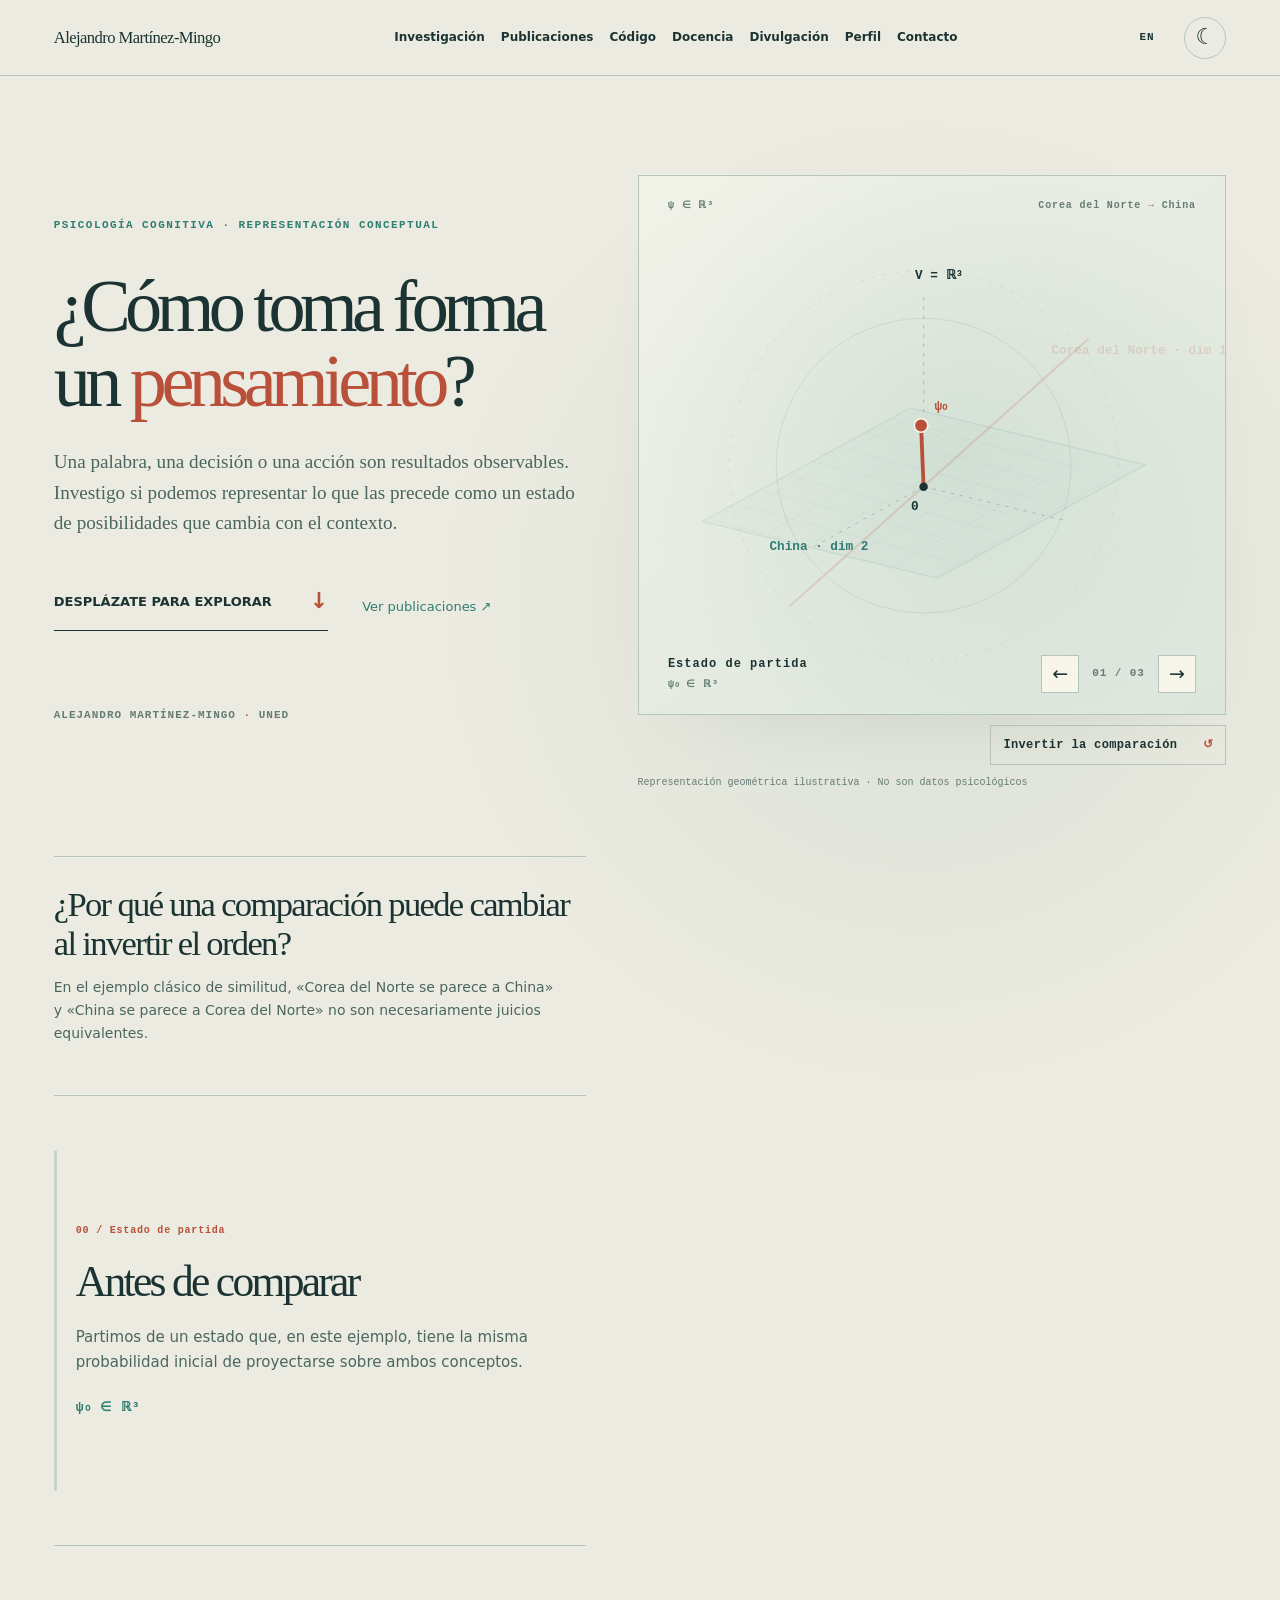
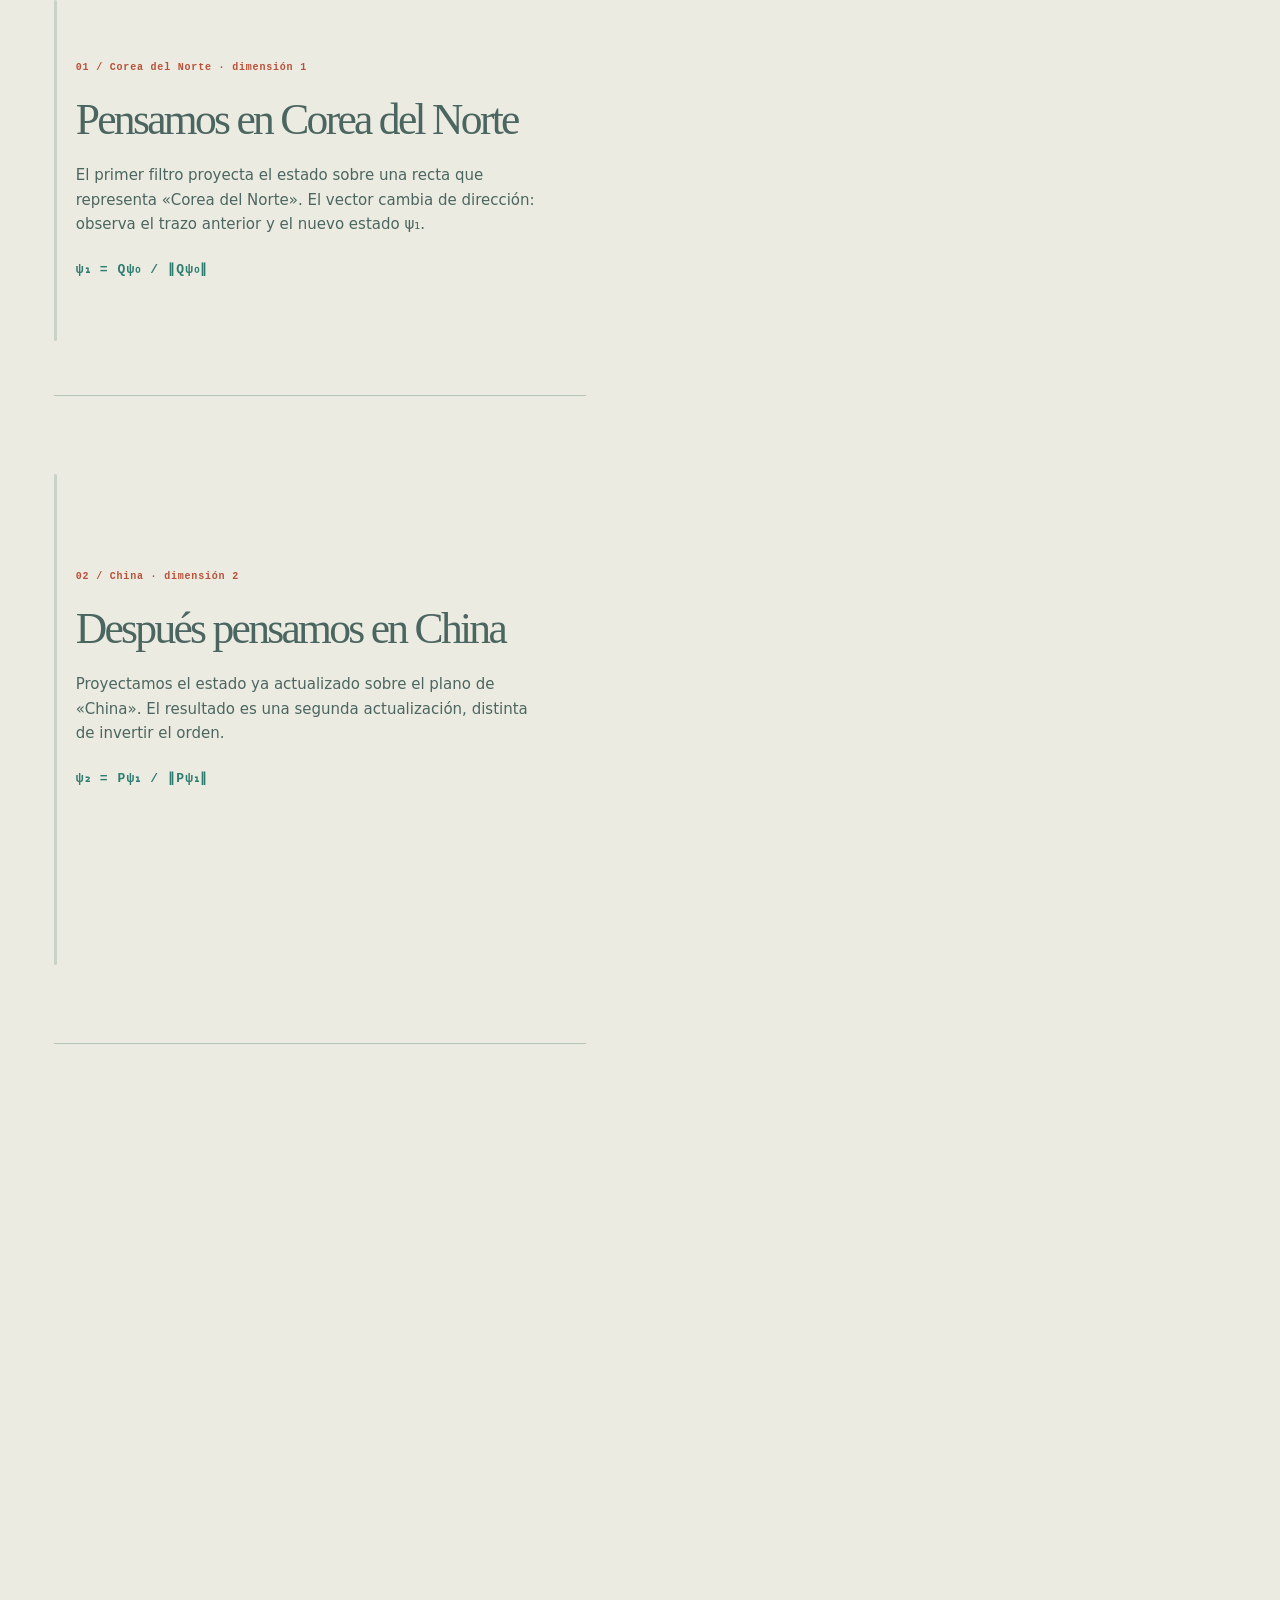
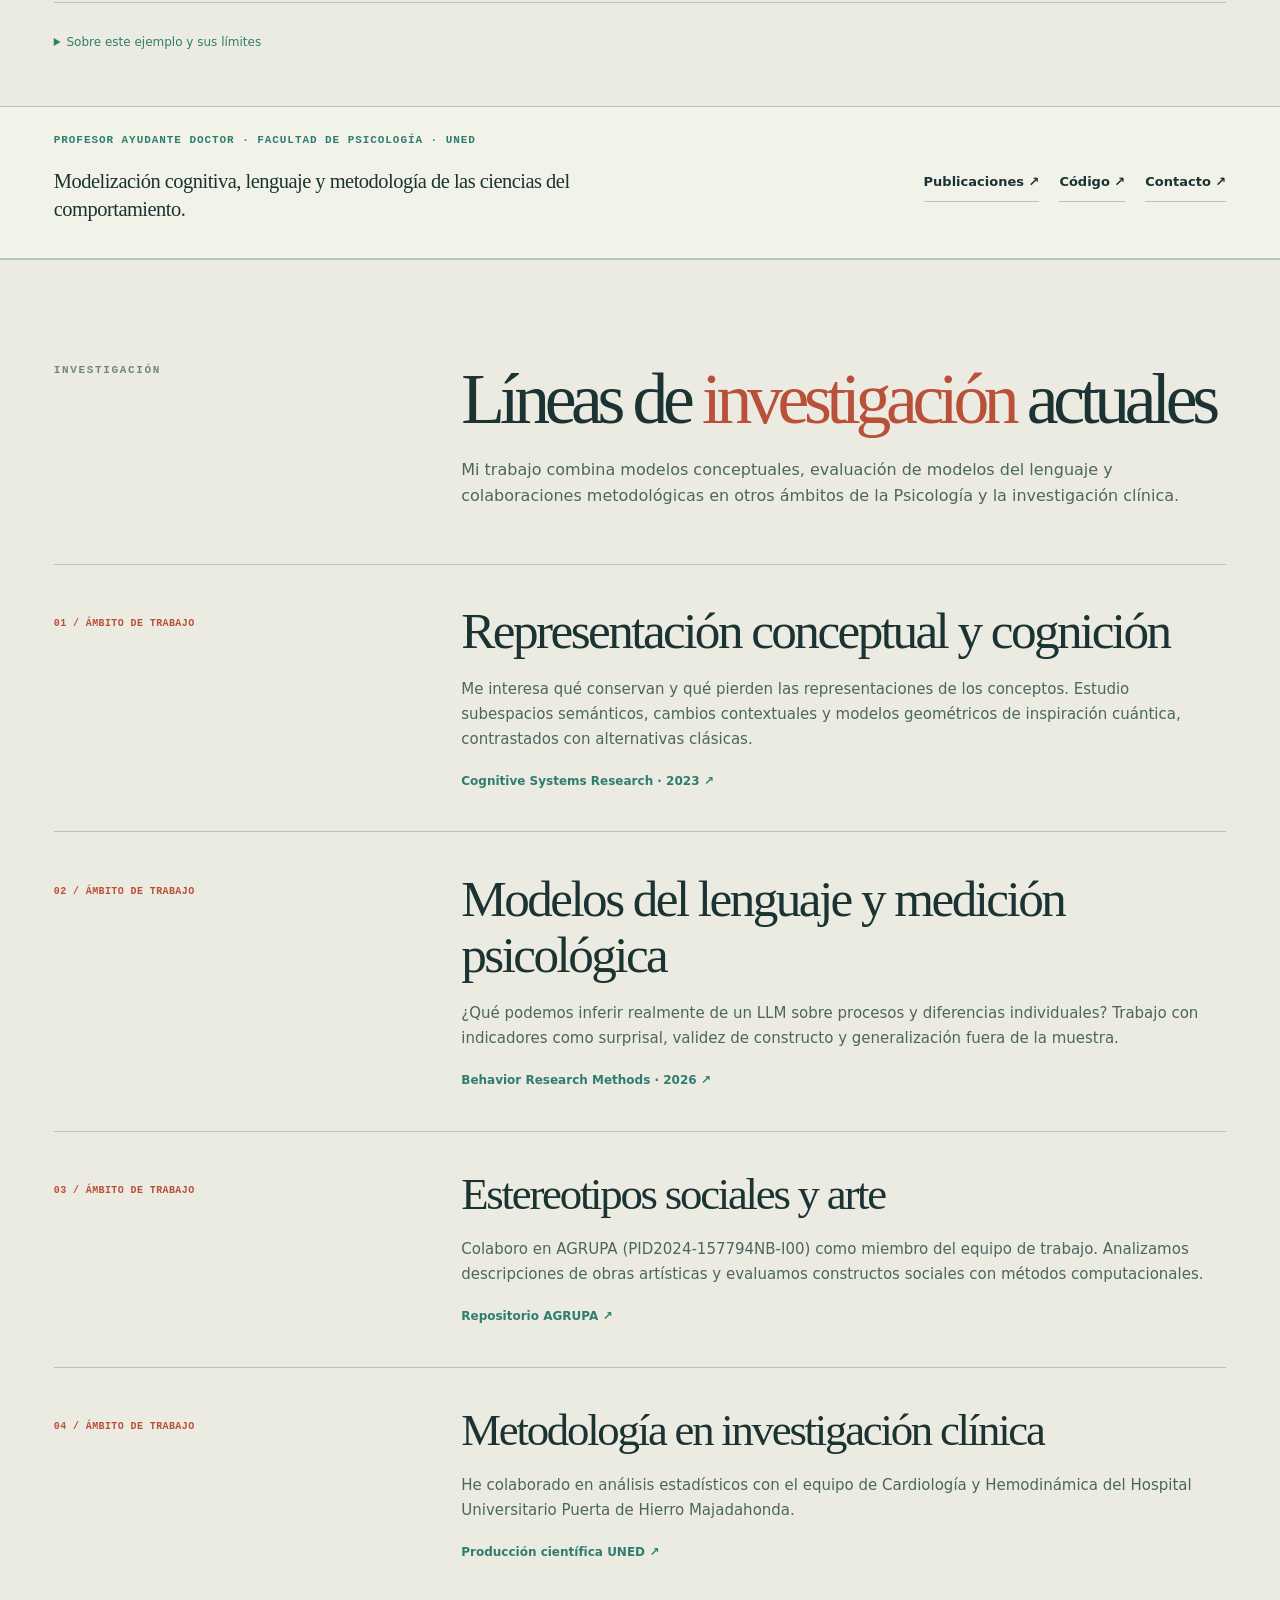
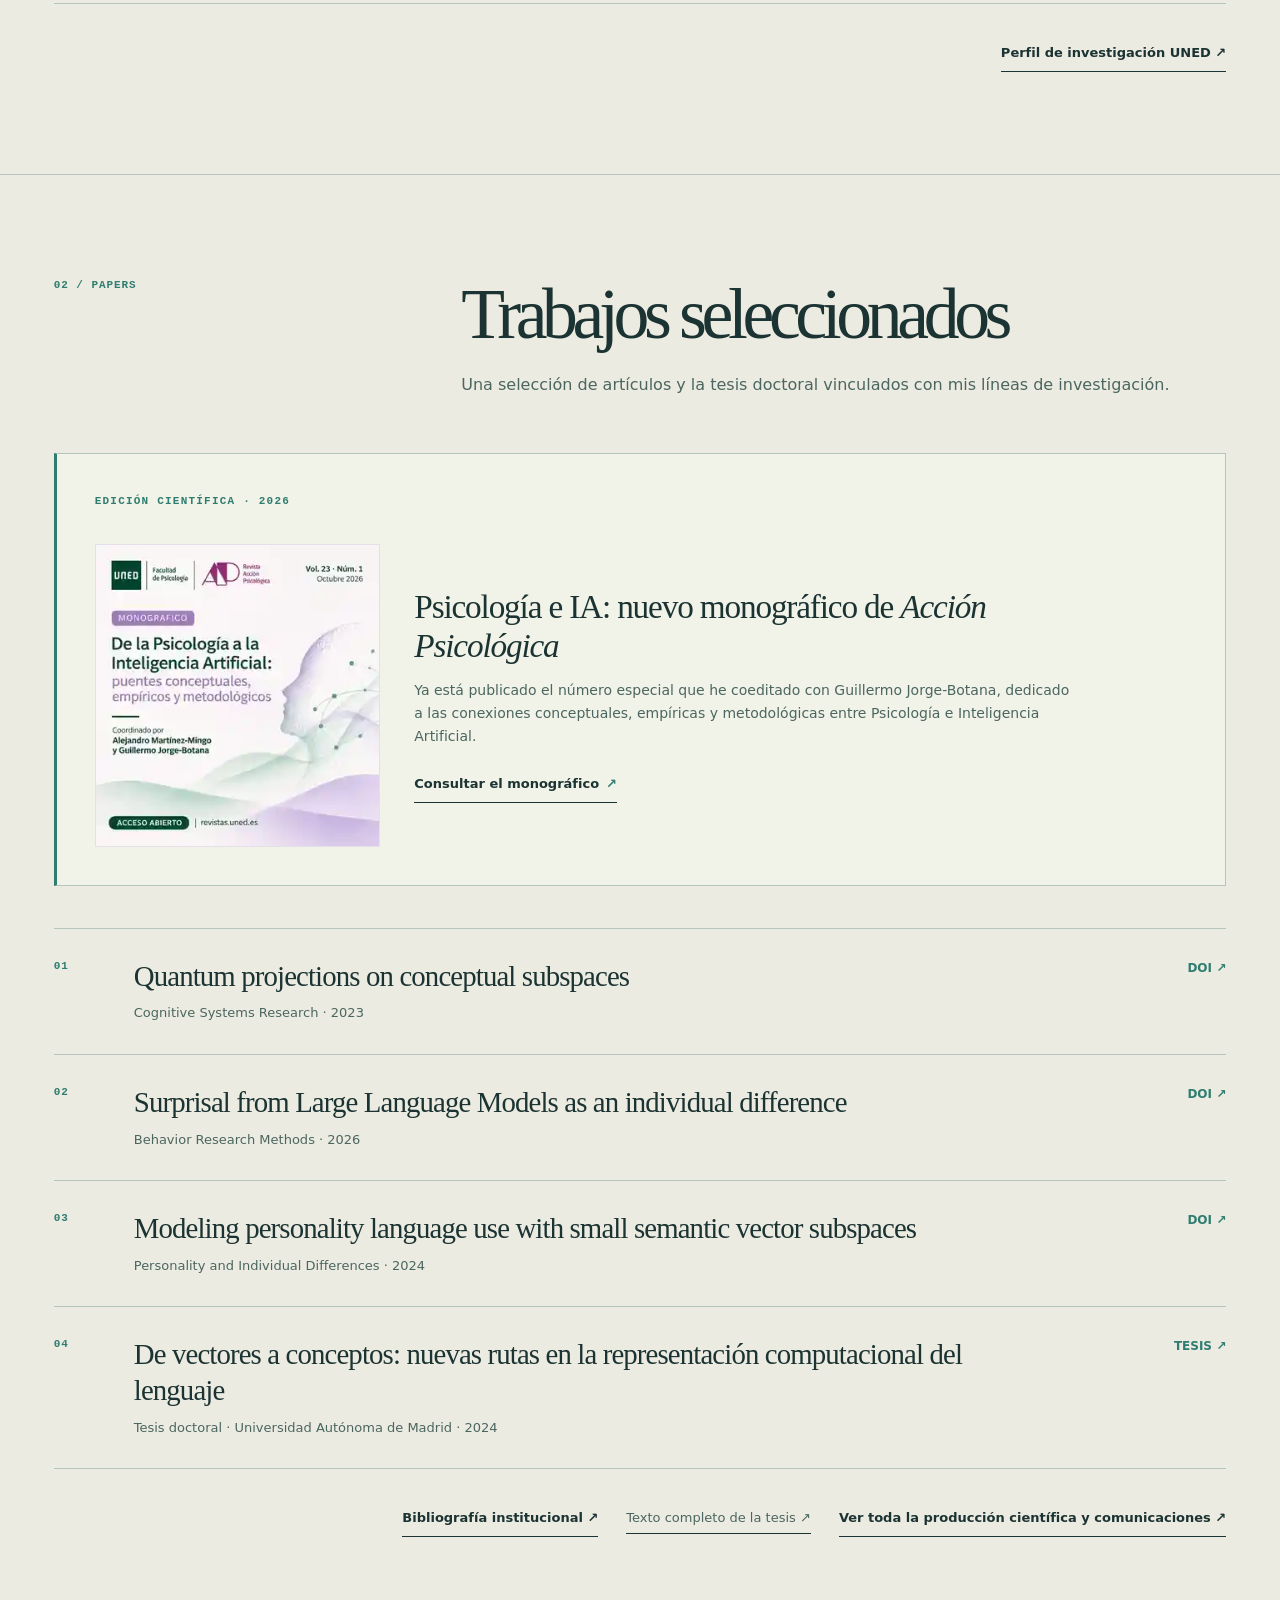
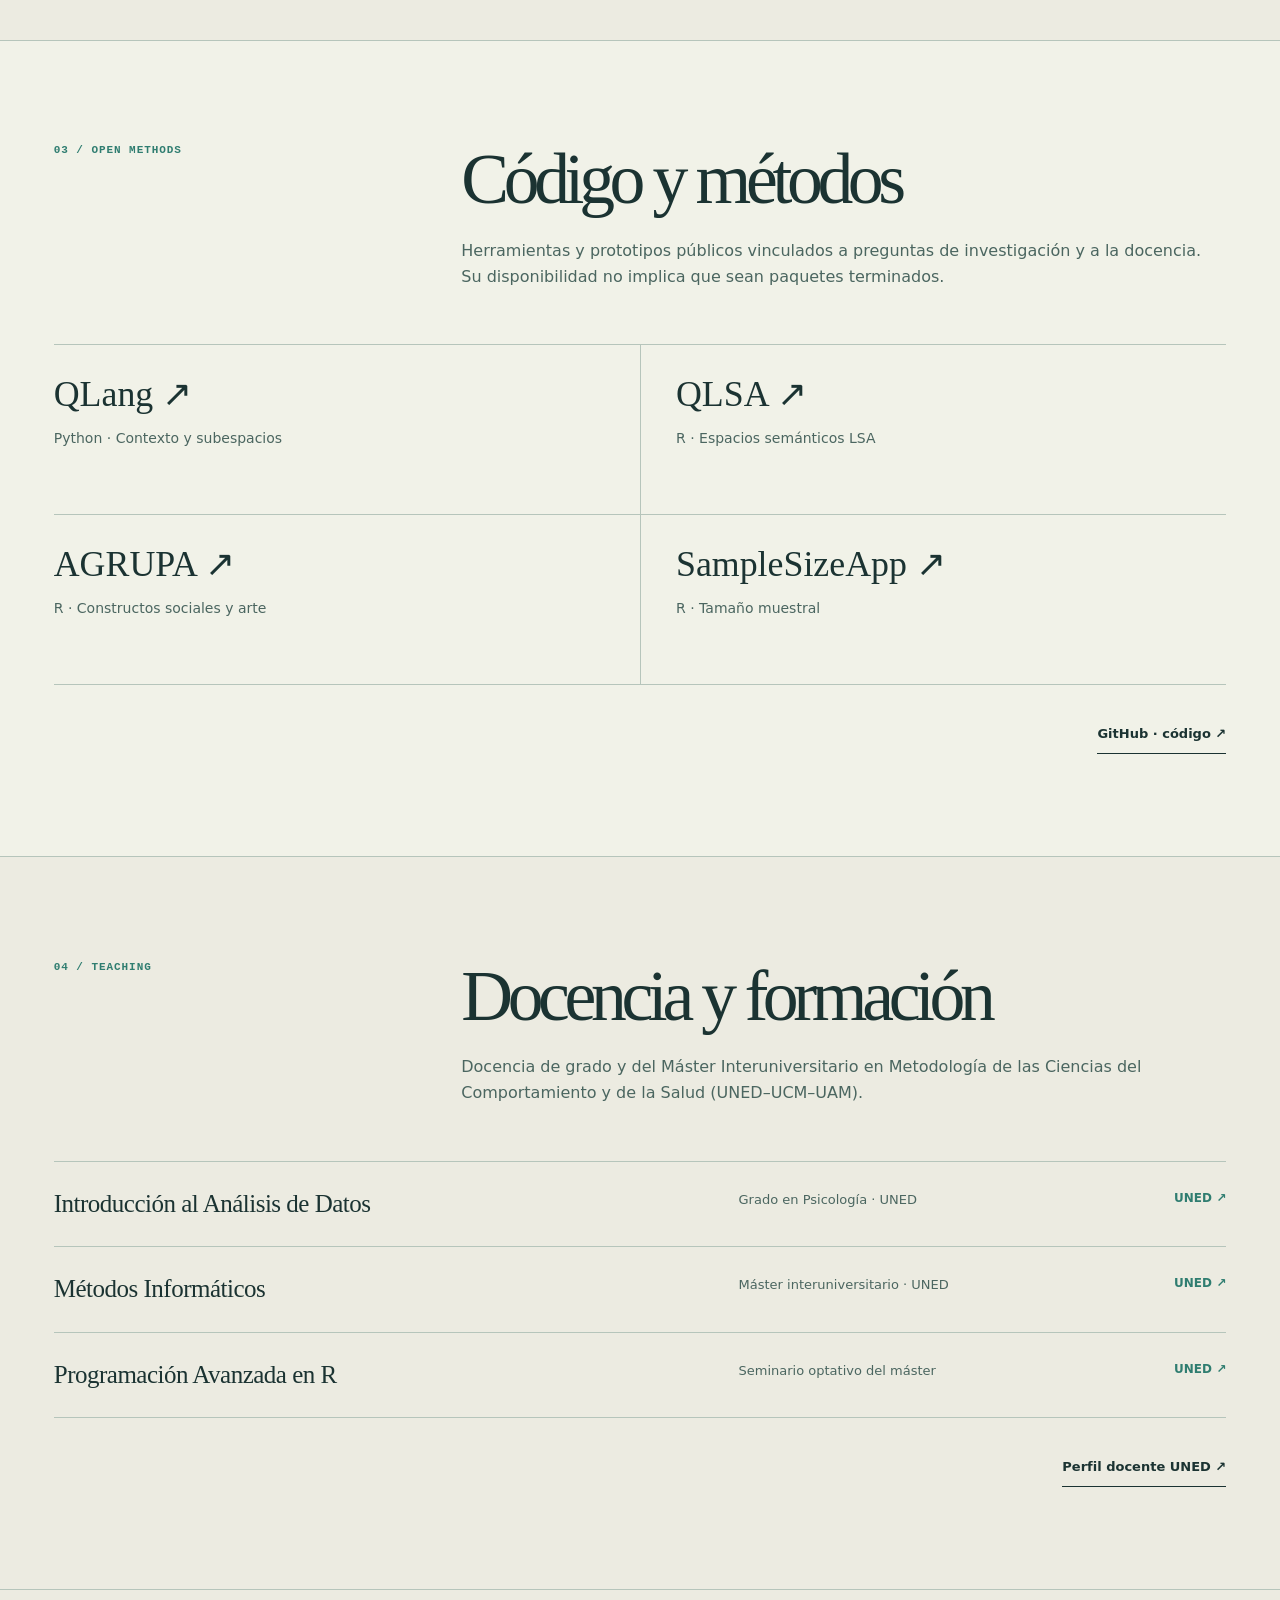
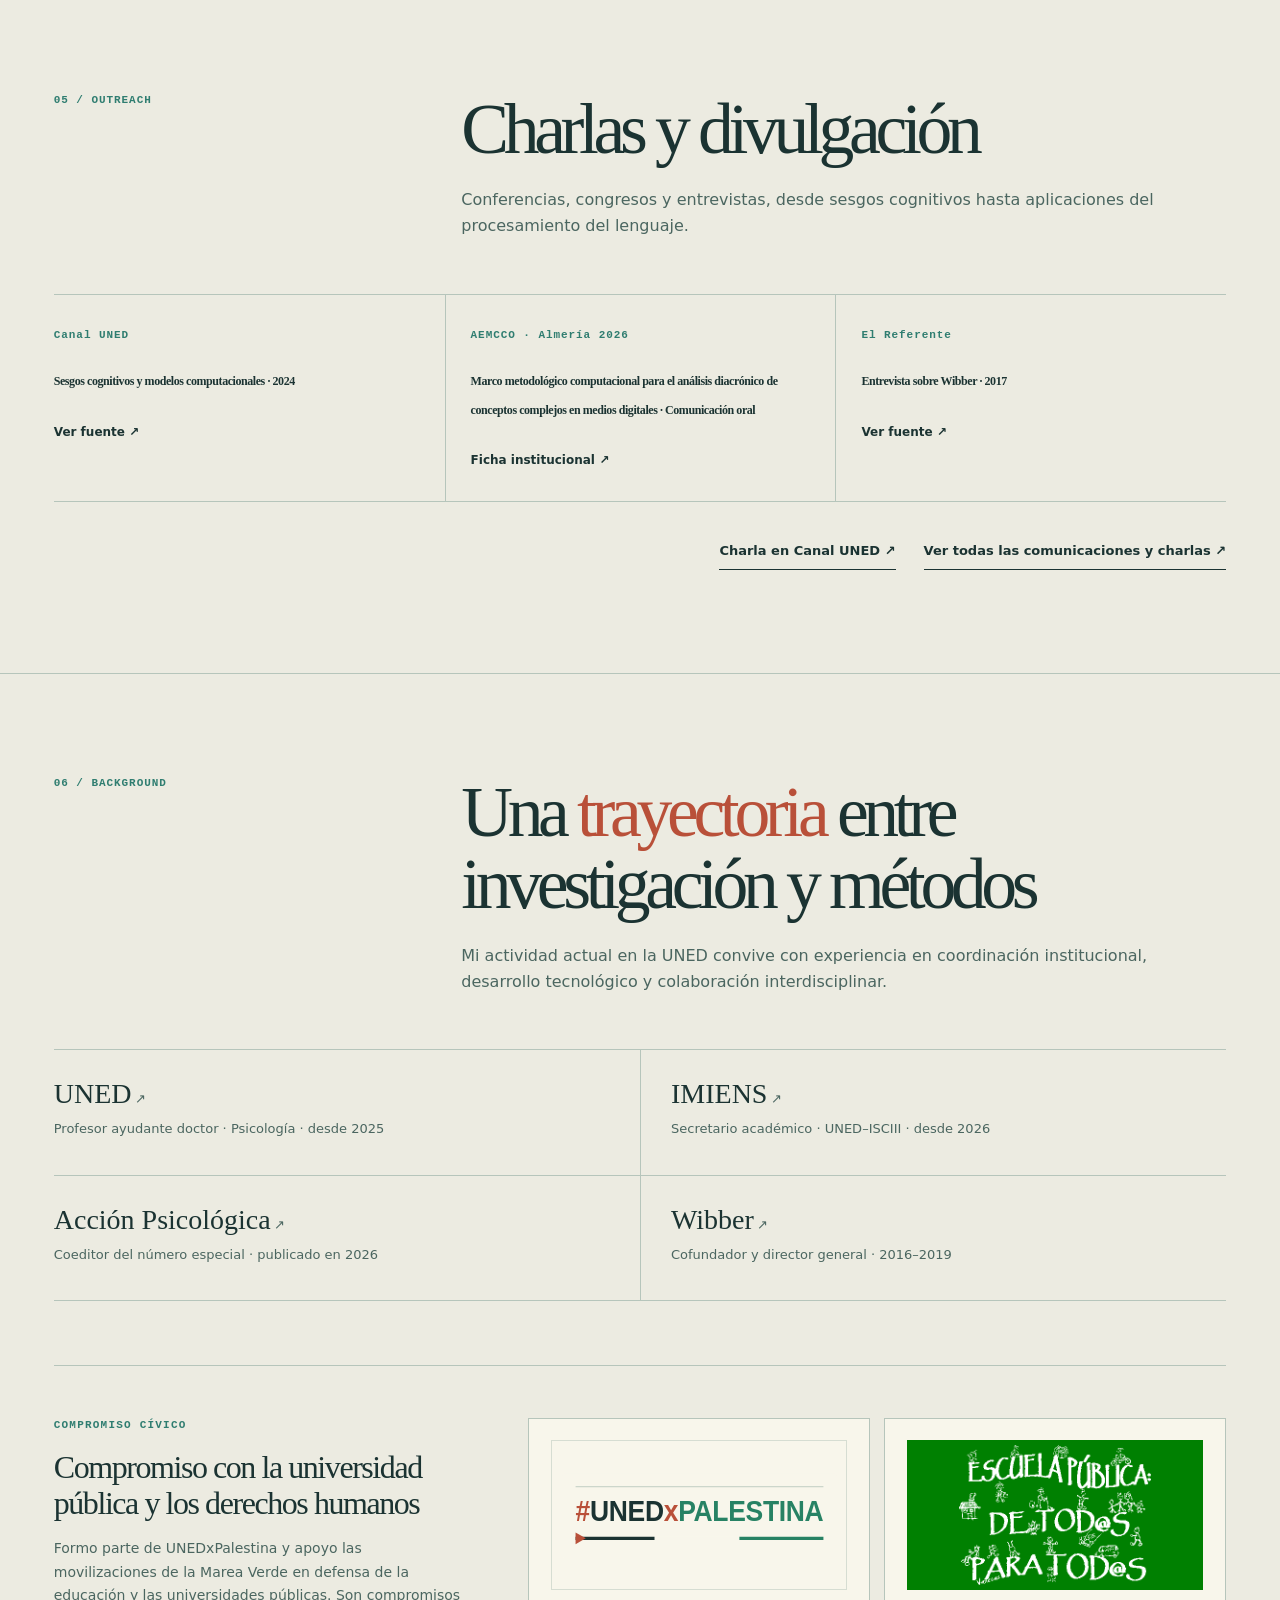
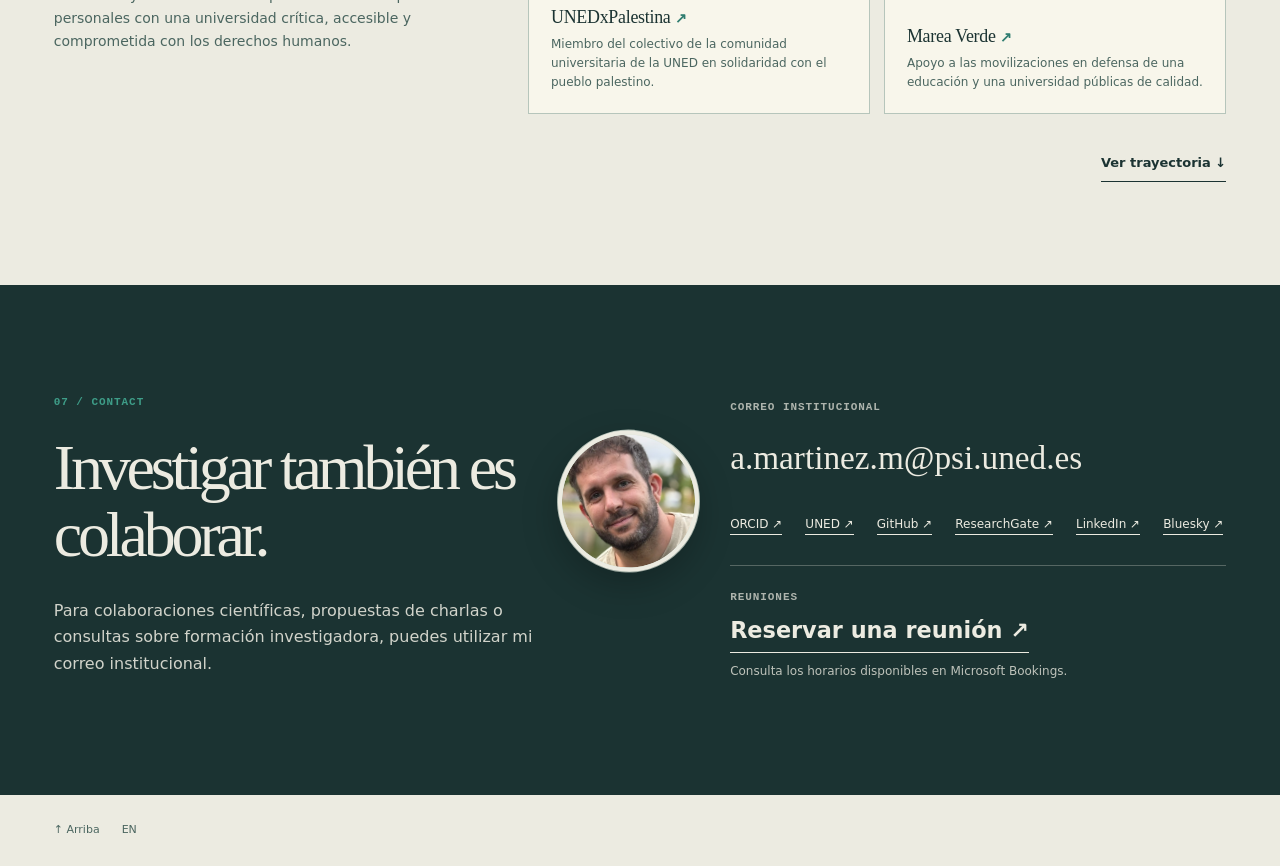
<file: index.html>
<!DOCTYPE html>

<html data-theme="light" lang="es"><head>
<meta charset="utf-8"/><meta content="width=device-width,initial-scale=1" name="viewport"/><meta content="light dark" name="color-scheme"/><meta content="index,follow,max-image-preview:large" name="robots"/><title>Alejandro Martínez-Mingo | Psicología cognitiva, lenguaje e IA | UNED</title><meta content="Investigación en representación conceptual, modelos del lenguaje y metodología psicológica. Publicaciones, código, docencia y divulgación de Alejandro Martínez-Mingo (UNED)." name="description"/><link href="favicon.svg" rel="icon" type="image/svg+xml"/><link href="assets/lab-v5.css?v=13" rel="stylesheet"/><script>try{let a=localStorage.getItem('academic-theme');document.documentElement.dataset.theme=a||((matchMedia('(prefers-color-scheme: dark)').matches)?'dark':'light')}catch(e){}</script><script type="application/ld+json">{"@context":"https://schema.org","@type":"ProfilePage","name":"Alejandro Martínez-Mingo | Psicología cognitiva, lenguaje e IA | UNED","mainEntity":{"@type":"Person","@id":"https://alejandrommingo.github.io/#person","name":"Alejandro Martínez-Mingo","jobTitle":"Profesor Ayudante Doctor","affiliation":{"@type":"CollegeOrUniversity","name":"Universidad Nacional de Educación a Distancia"},"sameAs":["https://orcid.org/0000-0002-5617-1453","https://portalcientifico.uned.es/investigadores/1200696/detalle","https://github.com/alejandrommingo","https://www.researchgate.net/profile/Alejandro-Martinez-Mingo","https://www.linkedin.com/in/alejandro-mart%C3%ADnez-mingo-6bb258b3/","https://bsky.app/profile/amartinezm.bsky.social"],"url":"https://alejandrommingo.github.io/","image":"https://alejandrommingo.github.io/perfil.jpeg"},"@id":"https://alejandrommingo.github.io/#profile","url":"https://alejandrommingo.github.io/","inLanguage":"es"}</script><script>window.LAB_V3={"lang":"es","stages":["Estado de partida","Corea del Norte · dimensión 1","China · dimensión 2"],"forms":["ψ₀ ∈ ℝ³","ψ₁ = Qψ₀ / ‖Qψ₀‖","ψ₂ = Pψ₁ / ‖Pψ₁‖"],"titles":["Antes de comparar","Pensamos en Corea del Norte","Después pensamos en China"],"texts":["Partimos de un estado que, en este ejemplo, tiene la misma probabilidad inicial de proyectarse sobre ambos conceptos.","El primer filtro proyecta el estado sobre una recta que representa «Corea del Norte». El vector cambia de dirección: observa el trazo anterior y el nuevo estado ψ₁.","Proyectamos el estado ya actualizado sobre el plano de «China». El resultado es una segunda actualización, distinta de invertir el orden."],"reverseStages":["Estado de partida","China · dimensión 2","Corea del Norte · dimensión 1"],"reverseForms":["ψ₀ ∈ ℝ³","ψ₁ = Pψ₀ / ‖Pψ₀‖","ψ₂ = Qψ₁ / ‖Qψ₁‖"],"reverseTitles":["Antes de comparar","Pensamos en China","Después pensamos en Corea del Norte"],"reverseTexts":["Partimos del mismo estado inicial. Ahora invertimos los términos de la comparación.","Primero consideramos «China». El estado se actualiza mediante una proyección sobre el plano de dimensión dos.","La segunda proyección selecciona la recta de «Corea del Norte». El estado final y el peso matemático de esta secuencia difieren del orden anterior."],"comparisonQP":"Corea del Norte → China","comparisonPQ":"China → Corea del Norte","buttonQP":"Invertir la comparación","buttonPQ":"Volver al primer orden","end":"Fin de la comparación"};</script><script defer="" src="assets/lab-v5.js?v=10"></script><link rel="canonical" href="https://alejandrommingo.github.io/"/><link rel="alternate" hreflang="es" href="https://alejandrommingo.github.io/"/><link rel="alternate" hreflang="en" href="https://alejandrommingo.github.io/en/"/><link rel="alternate" hreflang="x-default" href="https://alejandrommingo.github.io/"/><meta property="og:type" content="profile"/><meta property="og:site_name" content="Alejandro Martínez-Mingo"/><meta property="og:title" content="Alejandro Martínez-Mingo | Psicología cognitiva, lenguaje e IA | UNED"/><meta property="og:description" content="Investigación en representación conceptual, modelos del lenguaje y metodología psicológica. Publicaciones, código, docencia y divulgación de Alejandro Martínez-Mingo (UNED)."/><meta property="og:url" content="https://alejandrommingo.github.io/"/><meta property="og:locale" content="es_ES"/><meta property="og:image" content="https://alejandrommingo.github.io/assets/social-preview-full-geometry.png"/><meta property="og:image:secure_url" content="https://alejandrommingo.github.io/assets/social-preview-full-geometry.png"/><meta property="og:image:type" content="image/png"/><meta property="og:image:width" content="1200"/><meta property="og:image:height" content="630"/><meta property="og:image:alt" content="Alejandro Martínez-Mingo: geometría y representación conceptual"/><meta name="twitter:card" content="summary_large_image"/><meta name="twitter:title" content="Alejandro Martínez-Mingo | Psicología cognitiva, lenguaje e IA | UNED"/><meta name="twitter:description" content="Investigación en representación conceptual, modelos del lenguaje y metodología psicológica. Publicaciones, código, docencia y divulgación de Alejandro Martínez-Mingo (UNED)."/><meta name="twitter:image" content="https://alejandrommingo.github.io/assets/social-preview-full-geometry.png"/><link href="assets/phase-guide.css?v=4" rel="stylesheet"/></head>
<body><a class="skip-link" href="#research">Ir directamente al contenido</a><div aria-hidden="true" class="reading-progress"></div>
<header class="site-header"><div class="wide head-content"><a class="brand" href="#top"><span class="brand-name">Alejandro Martínez-Mingo</span></a><nav aria-label="Navegación principal" class="desktop-nav"><a href="#research">Investigación</a><a href="#publications">Publicaciones</a><a href="#code">Código</a><a href="#teaching">Docencia</a><a href="#outreach">Divulgación</a><a href="#about">Perfil</a><a href="#contact">Contacto</a></nav><details class="mobile-nav"><summary aria-label="Abrir menú"><span aria-hidden="true">☰</span></summary><nav><a href="#research">Investigación</a><a href="#publications">Publicaciones</a><a href="#code">Código</a><a href="#teaching">Docencia</a><a href="#outreach">Divulgación</a><a href="#about">Perfil</a><a href="#contact">Contacto</a></nav></details><a class="lang-toggle mono" href="en/" hreflang="en">EN</a><button aria-label="Cambiar apariencia" class="theme-toggle" id="theme-switch" title="Cambiar apariencia" type="button">◐</button></div></header>
<main id="top">
<section class="experiment" id="experiment"><div class="wide">
<div class="lab-columns"><div class="lab-visual"><div class="diagram-shell"><div class="diagram-top mono"><span>ψ ∈ ℝ³</span><span id="order-indicator">Corea del Norte → China</span></div><svg aria-labelledby="svg-title svg-description" class="svg-stage" id="experiment-svg" role="img" viewbox="0 0 640 540" xmlns="http://www.w3.org/2000/svg">
<title id="svg-title">Comparación conceptual secuencial mediante subespacios incompatibles</title><desc id="svg-description">Ilustración conceptual: Corea del Norte se representa como recta y China como plano. Cada selección actualiza el estado y se puede invertir el orden.</desc>
<defs><clippath id="plane-clip"><polygon points="294,242 572,309 326,443 49,376"></polygon></clippath></defs>
<g id="drawing-core"><circle class="ring" cx="310" cy="310" r="230" stroke-dasharray="3 11"></circle><circle class="ring" cx="310" cy="310" r="174"></circle>
<g id="plane-assembly"><polygon class="plane-shape" points="294,242 572,309 326,443 49,376"></polygon><g class="lattice" clip-path="url(#plane-clip)"><path d="M64 375L310 441 M90 356L337 422 M116 338L363 404 M142 320L390 386 M168 302L416 368 M194 284L442 350 M220 266L468 332 M244 247L494 314"></path><path d="M85 371L317 239 M130 387L362 255 M175 404L407 271 M220 420L452 287 M265 435L497 303 M310 449L543 319"></path></g></g>
<path class="axis" d="M310 335 L478 375 M310 335L178 407 M310 335V105"></path>
<line class="line-subspace" id="line-subspace" x1="152" x2="505" y1="476" y2="160"></line>
<line class="initial-ghost" id="initial-ghost" x1="310" x2="335" y1="335" y2="263"></line>
<path class="state-history" d="" id="state-history"></path><circle class="previous-dot" cx="310" cy="335" id="previous-dot" r="5"></circle><line class="active-vector" id="state-arrow" x1="310" x2="335" y1="335" y2="263"></line>
<line class="drop" id="drop-line" x1="335" x2="335" y1="263" y2="263"></line>
<circle class="origin" cx="310" cy="335" r="5"></circle><circle class="endpoint" cx="335" cy="263" id="state-dot" r="8"></circle>
<circle class="proj-dot" cx="335" cy="263" id="projection-dot" opacity="0" r="6"></circle>
<circle class="impact-ring" cx="426" cy="363" id="impact-ring" r="2"></circle>

</g><g id="fragments"><path class="shard" d="M0 0L1 1" data-index="0"></path><path class="shard" d="M0 0L1 1" data-index="1"></path><path class="shard" d="M0 0L1 1" data-index="2"></path><path class="shard" d="M0 0L1 1" data-index="3"></path><path class="shard" d="M0 0L1 1" data-index="4"></path><path class="shard" d="M0 0L1 1" data-index="5"></path><path class="shard" d="M0 0L1 1" data-index="6"></path><path class="shard" d="M0 0L1 1" data-index="7"></path><path class="shard" d="M0 0L1 1" data-index="8"></path><path class="shard" d="M0 0L1 1" data-index="9"></path><path class="shard" d="M0 0L1 1" data-index="10"></path><path class="shard" d="M0 0L1 1" data-index="11"></path><path class="shard" d="M0 0L1 1" data-index="12"></path><path class="shard" d="M0 0L1 1" data-index="13"></path><path class="shard" d="M0 0L1 1" data-index="14"></path><path class="shard" d="M0 0L1 1" data-index="15"></path><path class="shard" d="M0 0L1 1" data-index="16"></path><path class="shard" d="M0 0L1 1" data-index="17"></path><path class="shard" d="M0 0L1 1" data-index="18"></path><path class="shard" d="M0 0L1 1" data-index="19"></path><path class="shard" d="M0 0L1 1" data-index="20"></path><path class="shard" d="M0 0L1 1" data-index="21"></path><path class="shard" d="M0 0L1 1" data-index="22"></path><path class="shard" d="M0 0L1 1" data-index="23"></path><path class="shard" d="M0 0L1 1" data-index="24"></path><path class="shard" d="M0 0L1 1" data-index="25"></path><path class="shard" d="M0 0L1 1" data-index="26"></path><path class="shard" d="M0 0L1 1" data-index="27"></path><path class="shard" d="M0 0L1 1" data-index="28"></path><path class="shard" d="M0 0L1 1" data-index="29"></path><path class="shard" d="M0 0L1 1" data-index="30"></path><path class="shard" d="M0 0L1 1" data-index="31"></path><path class="shard" d="M0 0L1 1" data-index="32"></path><path class="shard" d="M0 0L1 1" data-index="33"></path><path class="shard" d="M0 0L1 1" data-index="34"></path><path class="shard" d="M0 0L1 1" data-index="35"></path><path class="shard" d="M0 0L1 1" data-index="36"></path><path class="shard" d="M0 0L1 1" data-index="37"></path><path class="shard" d="M0 0L1 1" data-index="38"></path><path class="shard" d="M0 0L1 1" data-index="39"></path><path class="shard" d="M0 0L1 1" data-index="40"></path><path class="shard" d="M0 0L1 1" data-index="41"></path><path class="shard" d="M0 0L1 1" data-index="42"></path><path class="shard" d="M0 0L1 1" data-index="43"></path><path class="shard" d="M0 0L1 1" data-index="44"></path><path class="shard" d="M0 0L1 1" data-index="45"></path><path class="shard" d="M0 0L1 1" data-index="46"></path><path class="shard" d="M0 0L1 1" data-index="47"></path><path class="shard" d="M0 0L1 1" data-index="48"></path><path class="shard" d="M0 0L1 1" data-index="49"></path><path class="shard" d="M0 0L1 1" data-index="50"></path><path class="shard" d="M0 0L1 1" data-index="51"></path><path class="shard" d="M0 0L1 1" data-index="52"></path><path class="shard" d="M0 0L1 1" data-index="53"></path><path class="shard" d="M0 0L1 1" data-index="54"></path><path class="shard" d="M0 0L1 1" data-index="55"></path><path class="shard" d="M0 0L1 1" data-index="56"></path><path class="shard" d="M0 0L1 1" data-index="57"></path><path class="shard" d="M0 0L1 1" data-index="58"></path><path class="shard" d="M0 0L1 1" data-index="59"></path><path class="shard" d="M0 0L1 1" data-index="60"></path><path class="shard" d="M0 0L1 1" data-index="61"></path><path class="shard" d="M0 0L1 1" data-index="62"></path><path class="shard" d="M0 0L1 1" data-index="63"></path><path class="shard" d="M0 0L1 1" data-index="64"></path><path class="shard" d="M0 0L1 1" data-index="65"></path><path class="shard" d="M0 0L1 1" data-index="66"></path><path class="shard" d="M0 0L1 1" data-index="67"></path><path class="shard" d="M0 0L1 1" data-index="68"></path><path class="shard" d="M0 0L1 1" data-index="69"></path><path class="shard" d="M0 0L1 1" data-index="70"></path><path class="shard" d="M0 0L1 1" data-index="71"></path><path class="shard" d="M0 0L1 1" data-index="72"></path><path class="shard" d="M0 0L1 1" data-index="73"></path><path class="shard" d="M0 0L1 1" data-index="74"></path><path class="shard" d="M0 0L1 1" data-index="75"></path><path class="shard" d="M0 0L1 1" data-index="76"></path><path class="shard" d="M0 0L1 1" data-index="77"></path><path class="shard" d="M0 0L1 1" data-index="78"></path><path class="shard" d="M0 0L1 1" data-index="79"></path><path class="shard" d="M0 0L1 1" data-index="80"></path><path class="shard" d="M0 0L1 1" data-index="81"></path><path class="shard" d="M0 0L1 1" data-index="82"></path><path class="shard" d="M0 0L1 1" data-index="83"></path><path class="shard" d="M0 0L1 1" data-index="84"></path><path class="shard" d="M0 0L1 1" data-index="85"></path><path class="shard" d="M0 0L1 1" data-index="86"></path><path class="shard" d="M0 0L1 1" data-index="87"></path><path class="shard" d="M0 0L1 1" data-index="88"></path><path class="shard" d="M0 0L1 1" data-index="89"></path><path class="shard" d="M0 0L1 1" data-index="90"></path><path class="shard" d="M0 0L1 1" data-index="91"></path><path class="shard" d="M0 0L1 1" data-index="92"></path><path class="shard" d="M0 0L1 1" data-index="93"></path><path class="shard" d="M0 0L1 1" data-index="94"></path><path class="shard" d="M0 0L1 1" data-index="95"></path><path class="shard" d="M0 0L1 1" data-index="96"></path><path class="shard" d="M0 0L1 1" data-index="97"></path><path class="shard" d="M0 0L1 1" data-index="98"></path><path class="shard" d="M0 0L1 1" data-index="99"></path><path class="shard" d="M0 0L1 1" data-index="100"></path><path class="shard" d="M0 0L1 1" data-index="101"></path><path class="shard" d="M0 0L1 1" data-index="102"></path><path class="shard" d="M0 0L1 1" data-index="103"></path><path class="shard" d="M0 0L1 1" data-index="104"></path><path class="shard" d="M0 0L1 1" data-index="105"></path><path class="shard" d="M0 0L1 1" data-index="106"></path><path class="shard" d="M0 0L1 1" data-index="107"></path><path class="shard" d="M0 0L1 1" data-index="108"></path><path class="shard" d="M0 0L1 1" data-index="109"></path><path class="shard" d="M0 0L1 1" data-index="110"></path><path class="shard" d="M0 0L1 1" data-index="111"></path><path class="shard" d="M0 0L1 1" data-index="112"></path><path class="shard" d="M0 0L1 1" data-index="113"></path><path class="shard" d="M0 0L1 1" data-index="114"></path><path class="shard" d="M0 0L1 1" data-index="115"></path><path class="shard" d="M0 0L1 1" data-index="116"></path><path class="shard" d="M0 0L1 1" data-index="117"></path><path class="shard" d="M0 0L1 1" data-index="118"></path><path class="shard" d="M0 0L1 1" data-index="119"></path><path class="shard" d="M0 0L1 1" data-index="120"></path><path class="shard" d="M0 0L1 1" data-index="121"></path><path class="shard" d="M0 0L1 1" data-index="122"></path><path class="shard" d="M0 0L1 1" data-index="123"></path><path class="shard" d="M0 0L1 1" data-index="124"></path><path class="shard" d="M0 0L1 1" data-index="125"></path><path class="shard" d="M0 0L1 1" data-index="126"></path><path class="shard" d="M0 0L1 1" data-index="127"></path><path class="shard" d="M0 0L1 1" data-index="128"></path><path class="shard" d="M0 0L1 1" data-index="129"></path><path class="shard" d="M0 0L1 1" data-index="130"></path><path class="shard" d="M0 0L1 1" data-index="131"></path><path class="shard" d="M0 0L1 1" data-index="132"></path><path class="shard" d="M0 0L1 1" data-index="133"></path><path class="shard" d="M0 0L1 1" data-index="134"></path><path class="shard" d="M0 0L1 1" data-index="135"></path><path class="shard" d="M0 0L1 1" data-index="136"></path><path class="shard" d="M0 0L1 1" data-index="137"></path><path class="shard" d="M0 0L1 1" data-index="138"></path><path class="shard" d="M0 0L1 1" data-index="139"></path><path class="shard" d="M0 0L1 1" data-index="140"></path><path class="shard" d="M0 0L1 1" data-index="141"></path><path class="shard" d="M0 0L1 1" data-index="142"></path><path class="shard" d="M0 0L1 1" data-index="143"></path><path class="shard" d="M0 0L1 1" data-index="144"></path><path class="shard" d="M0 0L1 1" data-index="145"></path><path class="shard" d="M0 0L1 1" data-index="146"></path><path class="shard" d="M0 0L1 1" data-index="147"></path><path class="shard" d="M0 0L1 1" data-index="148"></path><path class="shard" d="M0 0L1 1" data-index="149"></path><path class="shard" d="M0 0L1 1" data-index="150"></path><path class="shard" d="M0 0L1 1" data-index="151"></path><path class="shard" d="M0 0L1 1" data-index="152"></path><path class="shard" d="M0 0L1 1" data-index="153"></path><path class="shard" d="M0 0L1 1" data-index="154"></path><path class="shard" d="M0 0L1 1" data-index="155"></path><path class="shard" d="M0 0L1 1" data-index="156"></path><path class="shard" d="M0 0L1 1" data-index="157"></path><path class="shard" d="M0 0L1 1" data-index="158"></path><path class="shard" d="M0 0L1 1" data-index="159"></path></g>
<g id="math-labels"><text class="plane-label" x="128" y="410">China · dim 2</text><text class="accent-label" id="line-label" opacity="0" x="461" y="178">Corea del Norte · dim 1</text><text class="accent-label" id="state-label" x="355" y="250">ψ₀</text><text font-size="13" x="295" y="363">0</text><text x="300" y="90">V = ℝ³</text></g><g id="shatter-layer" aria-hidden="true"></g></svg><div class="diagram-annotations"><div><strong class="mono" id="stage-name">Estado inicial</strong><small class="mono" id="stage-formula">ψ₀ = (0.60, 0.48, 0.64)</small></div><div class="diagram-controls"><button id="prev-stage" title="Anterior" type="button">←</button><span class="mono" id="stage-count">01 / 03</span><button id="next-stage" title="Siguiente" type="button">→</button></div></div></div><button class="order-toggle" id="order-toggle" type="button">Invertir la comparación<span aria-hidden="true"> ↺</span></button><div class="model-disclaimer">Representación geométrica ilustrativa · No son datos psicológicos</div></div>
<div class="lab-story"><div class="hero-copy"><span class="mono eyebrow">PSICOLOGÍA COGNITIVA · REPRESENTACIÓN CONCEPTUAL</span><h1>¿Cómo toma forma un <span class="accent-word">pensamiento</span>?</h1><p class="lede">Una palabra, una decisión o una acción son resultados observables. Investigo si podemos representar lo que las precede como un estado de posibilidades que cambia con el contexto.</p><div class="hero-actions"><a class="underline-link" href="#stage-1">DESPLÁZATE PARA EXPLORAR<span aria-hidden="true">↓</span></a><a class="understated-link" href="#publications">Ver publicaciones ↗</a></div><div class="hero-byline">ALEJANDRO MARTÍNEZ-MINGO <span>·</span> UNED</div></div><div class="comparison-intro"><h2>¿Por qué una comparación puede cambiar al invertir el orden?</h2><p>En el ejemplo clásico de similitud, «Corea del Norte se parece a China» y «China se parece a Corea del Norte» no son necesariamente juicios equivalentes.</p></div><div class="stages"><article class="stage-card" data-step="0" id="stage-0" tabindex="-1"><div class="mono stage-index">00 / Estado de partida</div><h3>Antes de comparar</h3><p>Partimos de un estado que, en este ejemplo, tiene la misma probabilidad inicial de proyectarse sobre ambos conceptos.</p><span class="stage-formula mono">ψ₀ ∈ ℝ³</span></article><article class="stage-card" data-step="1" id="stage-1" tabindex="-1"><div class="mono stage-index">01 / Corea del Norte · dimensión 1</div><h3>Pensamos en Corea del Norte</h3><p>El primer filtro proyecta el estado sobre una recta que representa «Corea del Norte». El vector cambia de dirección: observa el trazo anterior y el nuevo estado ψ₁.</p><span class="stage-formula mono">ψ₁ = Qψ₀ / ‖Qψ₀‖</span></article><article class="stage-card" data-step="2" id="stage-2" tabindex="-1"><div class="mono stage-index">02 / China · dimensión 2</div><h3>Después pensamos en China</h3><p>Proyectamos el estado ya actualizado sobre el plano de «China». El resultado es una segunda actualización, distinta de invertir el orden.</p><span class="stage-formula mono">ψ₂ = Pψ₁ / ‖Pψ₁‖</span></article><div class="break-runway" id="break-runway" aria-hidden="true"></div></div></div></div>
<details class="references-note"><summary>Sobre este ejemplo y sus límites</summary><p>Este ejemplo retoma la asimetría de similitud estudiada por Tversky (1977) y el modelo de proyecciones de Pothos, Busemeyer y Trueblood (2013). Una recta representa Corea del Norte y un plano representa China. La geometría y los valores son ilustrativos, no ajustes a datos individuales. Cada proyección selecciona un resultado y actualiza el estado.</p><a href="https://doi.org/10.1037/0033-295X.84.4.327" rel="noopener noreferrer" target="_blank">Tversky (1977) ↗</a><a href="https://doi.org/10.1037/a0033142" rel="noopener noreferrer" target="_blank">Pothos, Busemeyer &amp; Trueblood (2013) ↗</a></details></div></section>
<div class="identity-band"><div class="wide"><div class="mono identity-kicker">PROFESOR AYUDANTE DOCTOR · FACULTAD DE PSICOLOGÍA · UNED</div><div class="identity-grid"><p>Modelización cognitiva, lenguaje y metodología de las ciencias del comportamiento.</p><div class="jump-links"><a href="#publications">Publicaciones ↗</a><a href="#code">Código ↗</a><a href="#contact">Contacto ↗</a></div></div></div></div>
<section class="body-section research-section wide" id="research"><div class="sect-head"><span class="mono sect-n">INVESTIGACIÓN</span><h2>Líneas de <span class="accent-word">investigación</span> actuales</h2><p class="sect-intro">Mi trabajo combina modelos conceptuales, evaluación de modelos del lenguaje y colaboraciones metodológicas en otros ámbitos de la Psicología y la investigación clínica.</p></div><div class="research-list"><article class="research-entry" data-area="0"><div class="research-meta mono">01 / ÁMBITO DE TRABAJO</div><div><h3>Representación conceptual y cognición</h3><p>Me interesa qué conservan y qué pierden las representaciones de los conceptos. Estudio subespacios semánticos, cambios contextuales y modelos geométricos de inspiración cuántica, contrastados con alternativas clásicas.</p><a class="inline-source" href="https://doi.org/10.1016/j.cogsys.2023.101154" rel="noopener noreferrer" target="_blank">Cognitive Systems Research · 2023<span aria-hidden="true"> ↗</span></a></div></article><article class="research-entry" data-area="1"><div class="research-meta mono">02 / ÁMBITO DE TRABAJO</div><div><h3>Modelos del lenguaje y medición psicológica</h3><p>¿Qué podemos inferir realmente de un LLM sobre procesos y diferencias individuales? Trabajo con indicadores como surprisal, validez de constructo y generalización fuera de la muestra.</p><a class="inline-source" href="https://doi.org/10.3758/s13428-026-03117-7" rel="noopener noreferrer" target="_blank">Behavior Research Methods · 2026<span aria-hidden="true"> ↗</span></a></div></article><article class="research-entry" data-area="2"><div class="research-meta mono">03 / ÁMBITO DE TRABAJO</div><div><h3>Estereotipos sociales y arte</h3><p>Colaboro en AGRUPA (PID2024-157794NB-I00) como miembro del equipo de trabajo. Analizamos descripciones de obras artísticas y evaluamos constructos sociales con métodos computacionales.</p><a class="inline-source" href="https://github.com/alejandrommingo/AGRUPA" rel="noopener noreferrer" target="_blank">Repositorio AGRUPA<span aria-hidden="true"> ↗</span></a></div></article><article class="research-entry" data-area="3"><div class="research-meta mono">04 / ÁMBITO DE TRABAJO</div><div><h3>Metodología en investigación clínica</h3><p>He colaborado en análisis estadísticos con el equipo de Cardiología y Hemodinámica del Hospital Universitario Puerta de Hierro Majadahonda.</p><a class="inline-source" href="https://portalcientifico.uned.es/investigadores/1200696/publicaciones" rel="noopener noreferrer" target="_blank">Producción científica UNED<span aria-hidden="true"> ↗</span></a></div></article></div><div class="section-tail"><a class="" href="https://portalcientifico.uned.es/investigadores/1200696/detalle" rel="noopener noreferrer" target="_blank">Perfil de investigación UNED ↗</a></div></section>
<section class="body-section wide publications-section" id="publications"><div class="sect-head"><span class="mono sect-n">02 / PAPERS</span><h2>Trabajos seleccionados</h2><p class="sect-intro">Una selección de artículos y la tesis doctoral vinculados con mis líneas de investigación.</p></div><aside class="editorial-feature" aria-labelledby="editorial-feature-title"><span class="mono editorial-feature-label">EDICIÓN CIENTÍFICA · 2026</span><div class="editorial-feature-content"><div><h3 id="editorial-feature-title">Psicología e IA: nuevo monográfico de <em>Acción Psicológica</em></h3><p>Ya está publicado el número especial que he coeditado con Guillermo Jorge-Botana, dedicado a las conexiones conceptuales, empíricas y metodológicas entre Psicología e Inteligencia Artificial.</p></div><a href="https://revistas.uned.es/index.php/accionpsicologica/issue/view/2121" target="_blank" rel="noopener noreferrer" class="editorial-feature-link">Consultar el monográfico <span aria-hidden="true">↗</span></a></div><a class="editorial-feature-art" href="https://revistas.uned.es/index.php/accionpsicologica/issue/view/2121" target="_blank" rel="noopener noreferrer" aria-label="Abrir el número especial de Acción Psicológica"><picture><source media="(max-width: 680px)" srcset="assets/accion-psicologica-movil.webp" type="image/webp"/><img src="assets/accion-psicologica-escritorio.webp" width="340" height="361" loading="lazy" decoding="async" alt="Monográfico de Acción Psicológica, volumen 23, número 1, octubre de 2026, coordinado por Alejandro Martínez-Mingo y Guillermo Jorge-Botana"/></picture></a></aside><ol class="pub-list"><li class="pub-entry"><span class="mono pub-no">01</span><div><h3><a href="https://doi.org/10.1016/j.cogsys.2023.101154" target="_blank" rel="noopener noreferrer">Quantum projections on conceptual subspaces</a></h3><p>Cognitive Systems Research · 2023</p></div><a class="pub-doi" href="https://doi.org/10.1016/j.cogsys.2023.101154" rel="noopener noreferrer" target="_blank">DOI<span aria-hidden="true"> ↗</span></a></li><li class="pub-entry"><span class="mono pub-no">02</span><div><h3><a href="https://doi.org/10.3758/s13428-026-03117-7" target="_blank" rel="noopener noreferrer">Surprisal from Large Language Models as an individual difference</a></h3><p>Behavior Research Methods · 2026</p></div><a class="pub-doi" href="https://doi.org/10.3758/s13428-026-03117-7" rel="noopener noreferrer" target="_blank">DOI<span aria-hidden="true"> ↗</span></a></li><li class="pub-entry"><span class="mono pub-no">03</span><div><h3><a href="https://doi.org/10.1016/j.paid.2023.112514" target="_blank" rel="noopener noreferrer">Modeling personality language use with small semantic vector subspaces</a></h3><p>Personality and Individual Differences · 2024</p></div><a class="pub-doi" href="https://doi.org/10.1016/j.paid.2023.112514" rel="noopener noreferrer" target="_blank">DOI<span aria-hidden="true"> ↗</span></a></li><li class="pub-entry"><span class="mono pub-no">04</span><div><h3><a href="https://dialnet.unirioja.es/servlet/tesis?codigo=329016" target="_blank" rel="noopener noreferrer">De vectores a conceptos: nuevas rutas en la representación computacional del lenguaje</a></h3><p>Tesis doctoral · Universidad Autónoma de Madrid · 2024</p></div><a class="pub-doi" href="https://dialnet.unirioja.es/servlet/tesis?codigo=329016" rel="noopener noreferrer" target="_blank">TESIS<span aria-hidden="true"> ↗</span></a></li></ol><div class="section-tail"><a class="" href="https://portalcientifico.uned.es/investigadores/1200696/publicaciones" rel="noopener noreferrer" target="_blank">Bibliografía institucional ↗</a> <span class="thesis-link"><a href="https://repositorio.uam.es/bitstreams/eda53f6e-414b-4671-93dd-dcb6bda9d15c/download" rel="noopener noreferrer" target="_blank">Texto completo de la tesis <span aria-hidden="true">↗</span></a></span> <a class="research-index-link" href="publicaciones/">Ver toda la producción científica y comunicaciones ↗</a></div></section>
<section class="body-section wide code-section" id="code"><div class="sect-head"><span class="mono sect-n">03 / OPEN METHODS</span><h2>Código y métodos</h2><p class="sect-intro">Herramientas y prototipos públicos vinculados a preguntas de investigación y a la docencia. Su disponibilidad no implica que sean paquetes terminados.</p></div><div class="tool-grid"><article class="tool-entry"><span class="tool-name"><a class="" href="https://github.com/alejandrommingo/QLang" rel="noopener noreferrer" target="_blank">QLang<span aria-hidden="true"> ↗</span></a></span><span class="tool-desc">Python · Contexto y subespacios</span></article><article class="tool-entry"><span class="tool-name"><a class="" href="https://github.com/alejandrommingo/QLSA" rel="noopener noreferrer" target="_blank">QLSA<span aria-hidden="true"> ↗</span></a></span><span class="tool-desc">R · Espacios semánticos LSA</span></article><article class="tool-entry"><span class="tool-name"><a class="" href="https://github.com/alejandrommingo/AGRUPA" rel="noopener noreferrer" target="_blank">AGRUPA<span aria-hidden="true"> ↗</span></a></span><span class="tool-desc">R · Constructos sociales y arte</span></article><article class="tool-entry"><span class="tool-name"><a class="" href="https://github.com/alejandrommingo/SampleSizeApp" rel="noopener noreferrer" target="_blank">SampleSizeApp<span aria-hidden="true"> ↗</span></a></span><span class="tool-desc">R · Tamaño muestral</span></article></div><div class="section-tail"><a class="" href="https://github.com/alejandrommingo" rel="noopener noreferrer" target="_blank">GitHub · código ↗</a></div></section>
<section class="body-section wide" id="teaching"><div class="sect-head"><span class="mono sect-n">04 / TEACHING</span><h2>Docencia y formación</h2><p class="sect-intro">Docencia de grado y del Máster Interuniversitario en Metodología de las Ciencias del Comportamiento y de la Salud (UNED–UCM–UAM).</p></div><ul class="teaching-list"><li class="list-entry"><span>Introducción al Análisis de Datos</span><small>Grado en Psicología · UNED</small><a class="" href="https://www.uned.es/universidad/inicio/estudios/grados/grado-en-psicologia/asignaturas.html?codAsignatura=62011037&amp;codTitulacion=6201&amp;idContenido=1" rel="noopener noreferrer" target="_blank">UNED<span aria-hidden="true"> ↗</span></a></li><li class="list-entry"><span>Métodos Informáticos</span><small>Máster interuniversitario · UNED</small><a class="" href="https://www.uned.es/universidad/inicio/estudios/masteres/master-interuniversitario-en-metodologia-de-las-ciencias-del-comportamiento-y-de-la-salud-uned-ucm-y-uam/asignaturas.html?codAsignatura=22201096&amp;codTitulacion=220101&amp;idContenido=1" rel="noopener noreferrer" target="_blank">UNED<span aria-hidden="true"> ↗</span></a></li><li class="list-entry"><span>Programación Avanzada en R</span><small>Seminario optativo del máster</small><a class="" href="https://www.uned.es/universidad/inicio/estudios/masteres/master-interuniversitario-en-metodologia-de-las-ciencias-del-comportamiento-y-de-la-salud-uned-ucm-y-uam/asignaturas.html?codAsignatura=22011085&amp;codTitulacion=220101&amp;idContenido=1" rel="noopener noreferrer" target="_blank">UNED<span aria-hidden="true"> ↗</span></a></li></ul><div class="section-tail"><a class="" href="https://www.uned.es/universidad/docentes/psicologia/alejandro-martinez-mingo.html" rel="noopener noreferrer" target="_blank">Perfil docente UNED ↗</a></div></section>
<section class="body-section wide" id="outreach"><div class="sect-head"><span class="mono sect-n">05 / OUTREACH</span><h2>Charlas y divulgación</h2><p class="sect-intro">Conferencias, congresos y entrevistas, desde sesgos cognitivos hasta aplicaciones del procesamiento del lenguaje.</p></div><div class="outreach-list"><article class="out-item"><span class="mono">Canal UNED</span><p><a href="https://canal.uned.es/video/672c6c0b83ed451c5a075e76" target="_blank" rel="noopener noreferrer">Sesgos cognitivos y modelos computacionales · 2024</a></p><a class="" href="https://canal.uned.es/video/672c6c0b83ed451c5a075e76" rel="noopener noreferrer" target="_blank">Ver fuente<span aria-hidden="true"> ↗</span></a></article><article class="out-item"><span class="mono">AEMCCO · Almería 2026</span><p><a href="https://www.uned.es/universidad/docentes/psicologia/alejandro-martinez-mingo.html" target="_blank" rel="noopener noreferrer">Marco metodológico computacional para el análisis diacrónico de conceptos complejos en medios digitales · Comunicación oral</a></p><a href="https://www.uned.es/universidad/docentes/psicologia/alejandro-martinez-mingo.html" rel="noopener noreferrer" target="_blank">Ficha institucional<span aria-hidden="true"> ↗</span></a></article><article class="out-item"><span class="mono">El Referente</span><p><a href="https://elreferente.es/entrevistas/para-construir-una-sociedad-mas-amable-las-empresas-deberian-seguir-la-filosofia-people-first/" target="_blank" rel="noopener noreferrer">Entrevista sobre Wibber · 2017</a></p><a class="" href="https://elreferente.es/entrevistas/para-construir-una-sociedad-mas-amable-las-empresas-deberian-seguir-la-filosofia-people-first/" rel="noopener noreferrer" target="_blank">Ver fuente<span aria-hidden="true"> ↗</span></a></article></div><div class="section-tail"><a class="" href="https://canal.uned.es/video/672c6c0b83ed451c5a075e76" rel="noopener noreferrer" target="_blank">Charla en Canal UNED ↗</a> <a class="research-index-link" href="publicaciones/#presentations">Ver todas las comunicaciones y charlas ↗</a></div></section>
<section class="body-section wide" id="about"><div class="sect-head"><span class="mono sect-n">06 / BACKGROUND</span><h2>Una <span class="accent-word">trayectoria</span> entre investigación y métodos</h2><p class="sect-intro">Mi actividad actual en la UNED convive con experiencia en coordinación institucional, desarrollo tecnológico y colaboración interdisciplinar.</p></div><ul class="profile-grid"><li><strong><a href="https://www.uned.es/universidad/docentes/psicologia/alejandro-martinez-mingo.html" rel="noopener noreferrer" target="_blank">UNED<span aria-hidden="true"> ↗</span></a></strong><span>Profesor ayudante doctor · Psicología · desde 2025</span></li><li><strong><a href="https://www.imiens.es/consejo_rector.php" rel="noopener noreferrer" target="_blank">IMIENS<span aria-hidden="true"> ↗</span></a></strong><span>Secretario académico · UNED–ISCIII · desde 2026</span></li><li><strong><a href="https://revistas.uned.es/index.php/accionpsicologica/issue/view/2121" rel="noopener noreferrer" target="_blank">Acción Psicológica<span aria-hidden="true"> ↗</span></a></strong><span>Coeditor del número especial · publicado en 2026</span></li><li><strong><a href="https://elreferente.es/entrevistas/para-construir-una-sociedad-mas-amable-las-empresas-deberian-seguir-la-filosofia-people-first/" rel="noopener noreferrer" target="_blank">Wibber<span aria-hidden="true"> ↗</span></a></strong><span>Cofundador y director general · 2016–2019</span></li></ul><aside class="civic-note" aria-labelledby="civic-title"><div class="civic-context"><span class="mono civic-kicker">COMPROMISO CÍVICO</span><h3 id="civic-title">Compromiso con la universidad pública y los derechos humanos</h3><p>Formo parte de UNEDxPalestina y apoyo las movilizaciones de la Marea Verde en defensa de la educación y las universidades públicas. Son compromisos personales con una universidad crítica, accesible y comprometida con los derechos humanos.</p></div><div class="civic-links"><a class="civic-link" href="https://blogs.uned.es/unedxpalestina/" target="_blank" rel="noopener noreferrer" aria-label="Visitar la web del colectivo UNEDxPalestina"><span class="civic-logo"><img src="assets/unedxpalestina-mark.svg" alt="UNEDxPalestina" width="324" height="100" loading="lazy" decoding="async"/></span><span class="civic-card-info"><strong>UNEDxPalestina <span aria-hidden="true">↗</span></strong><small>Miembro del colectivo de la comunidad universitaria de la UNED en solidaridad con el pueblo palestino.</small></span></a><a class="civic-link" href="https://mareaverdemadrid.blogspot.com/" target="_blank" rel="noopener noreferrer" aria-label="Visitar la web de Marea Verde Madrid"><span class="civic-logo civic-logo--marea"><img src="assets/marea-verde-original.png" alt="Marea Verde: Escuela pública, de tod@s para tod@s" width="400" height="292" loading="lazy" decoding="async"/></span><span class="civic-card-info"><strong>Marea Verde <span aria-hidden="true">↗</span></strong><small>Apoyo a las movilizaciones en defensa de una educación y una universidad públicas de calidad.</small></span></a></div></aside><div class="section-tail"><a class="" href="#about" rel="noopener noreferrer" target="_blank">Ver trayectoria ↓</a></div></section>
<section class="contact-section" id="contact"><div class="wide contact-grid"><div><span class="mono sect-n">07 / CONTACT</span><div class="contact-heading"><h2>Investigar también es colaborar.</h2><figure class="contact-avatar"><img src="perfil.jpeg" width="560" height="657" alt="Fotografía de Alejandro Martínez-Mingo" decoding="async"/></figure></div><p>Para colaboraciones científicas, propuestas de charlas o consultas sobre formación investigadora, puedes utilizar mi correo institucional.</p></div><div class="contact-details"><span class="mono">CORREO INSTITUCIONAL</span><strong class="mail">a.martinez.m@psi.uned.es</strong><div class="profile-links"><a class="profile-link" href="https://orcid.org/0000-0002-5617-1453" rel="noopener noreferrer" target="_blank">ORCID<span aria-hidden="true"> ↗</span></a><a class="profile-link" href="https://portalcientifico.uned.es/investigadores/1200696/detalle" rel="noopener noreferrer" target="_blank">UNED<span aria-hidden="true"> ↗</span></a><a class="profile-link" href="https://github.com/alejandrommingo" rel="noopener noreferrer" target="_blank">GitHub<span aria-hidden="true"> ↗</span></a><a class="profile-link" href="https://www.researchgate.net/profile/Alejandro-Martinez-Mingo" rel="noopener noreferrer" target="_blank">ResearchGate<span aria-hidden="true"> ↗</span></a><a class="profile-link" href="https://www.linkedin.com/in/alejandro-mart%C3%ADnez-mingo-6bb258b3/" rel="noopener noreferrer" target="_blank">LinkedIn<span aria-hidden="true"> ↗</span></a><a class="profile-link" href="https://bsky.app/profile/amartinezm.bsky.social" rel="noopener noreferrer" target="_blank">Bluesky<span aria-hidden="true"> ↗</span></a></div><div class="booking-cta"><span class="mono">REUNIONES</span><a href="https://bookings.cloud.microsoft/bookwithme/user/ab5d411e1dc349f0828f4634b0ed643f@psi.uned.es?anonymous&amp;ismsaljsauthenabled&amp;ep=plink" target="_blank" rel="noopener noreferrer">Reservar una reunión <span aria-hidden="true">↗</span></a><span class="booking-hint">Consulta los horarios disponibles en Microsoft Bookings.</span></div></div></div></section>
</main><footer class="footer wide"><div><a href="#top">↑ Arriba</a><a href="en/">EN</a></div></footer></body></html>
</file>
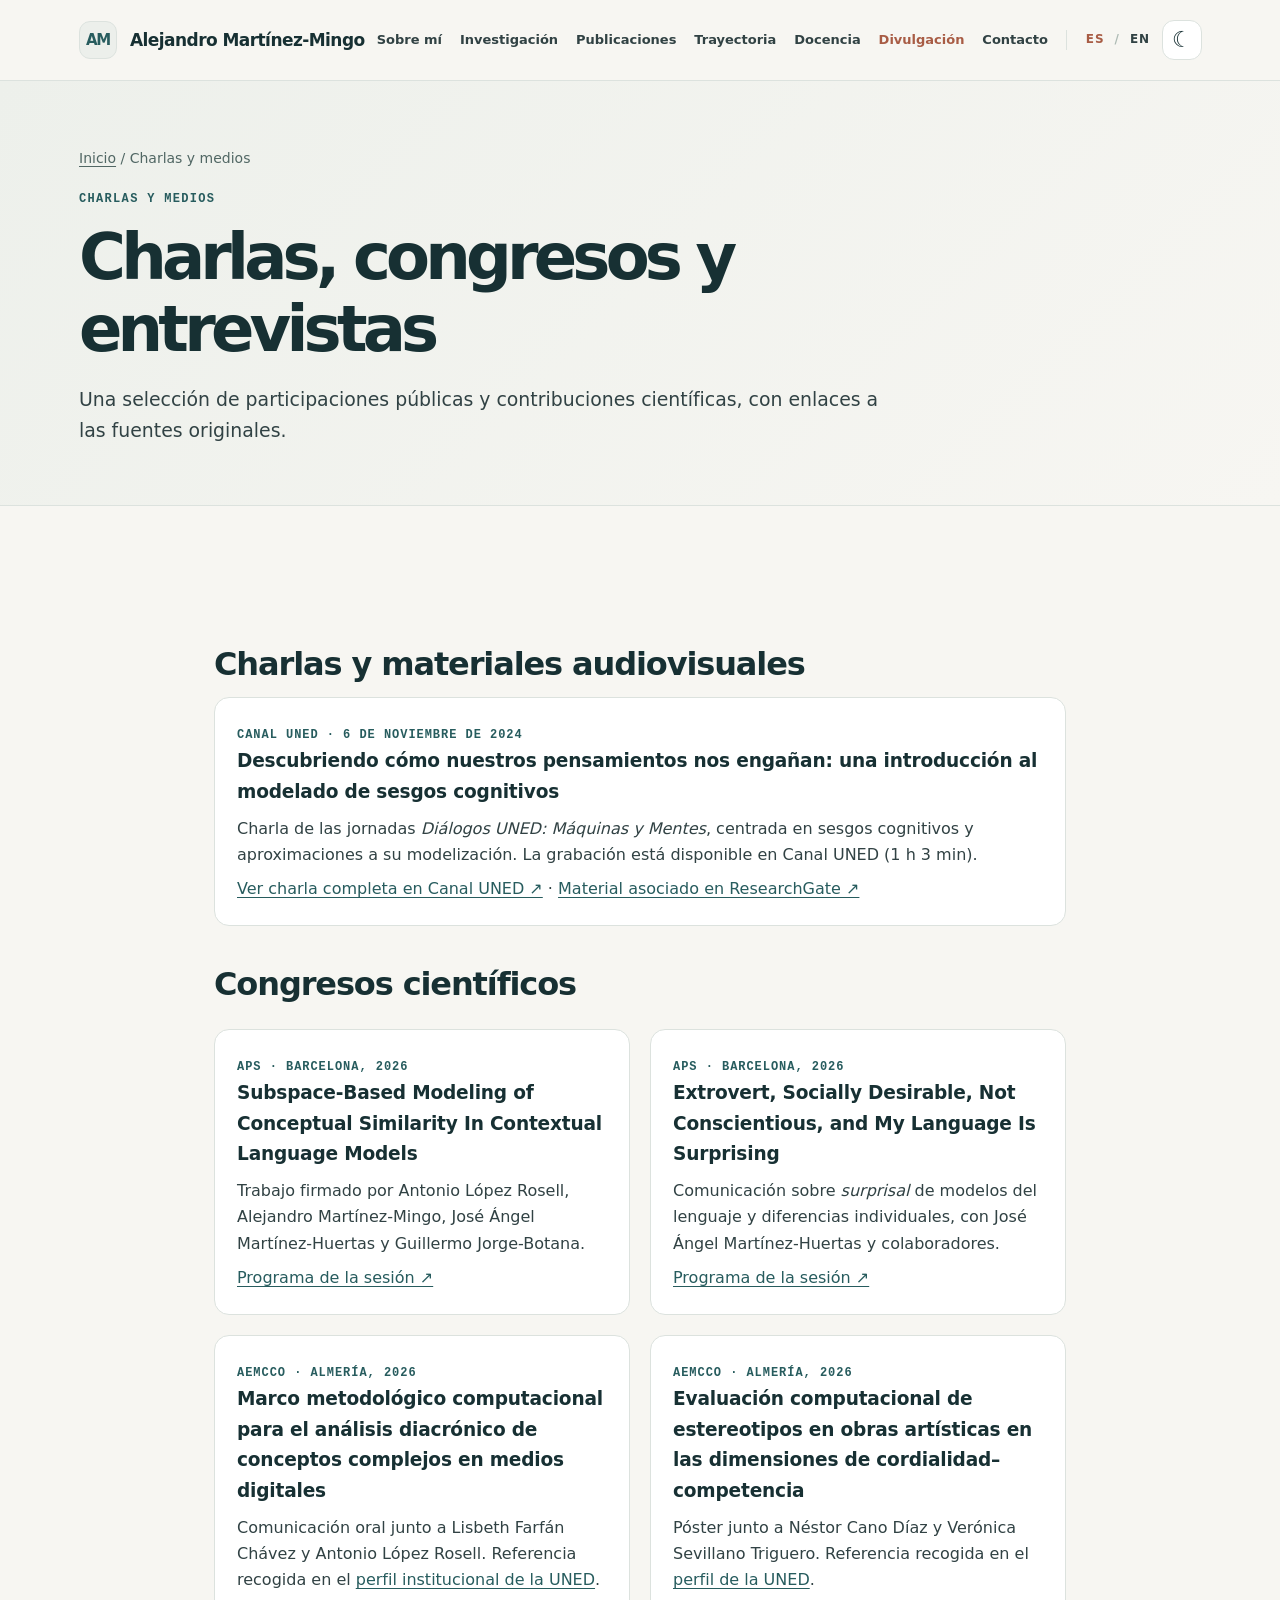
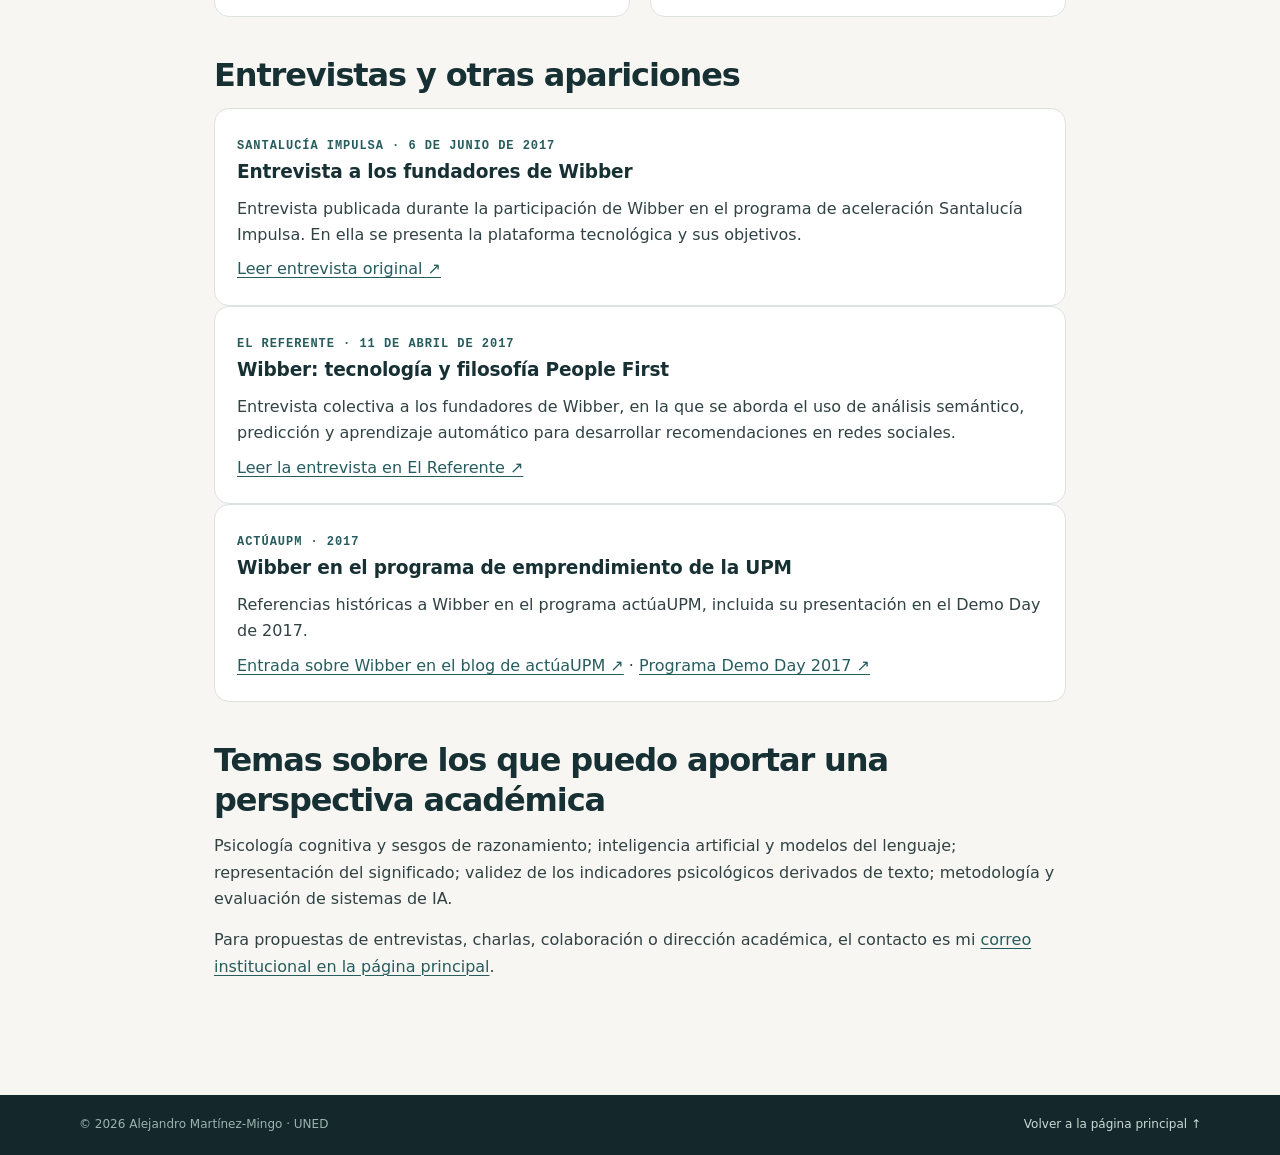
<file: divulgacion/index.html>
<!DOCTYPE html>

<html lang="es"><head><meta charset="utf-8"/><meta content="width=device-width,initial-scale=1" name="viewport"/><script>try{const t=localStorage.getItem('academic-theme');document.documentElement.dataset.theme=t||((window.matchMedia&&matchMedia('(prefers-color-scheme: dark)').matches)?'dark':'light');}catch(e){document.documentElement.dataset.theme='light'}</script><meta content="#f7f6f2" name="theme-color"/><title>Charlas, entrevistas y congresos | Alejandro Martínez-Mingo</title><meta content="Intervenciones públicas verificadas de Alejandro Martínez-Mingo: Canal UNED sobre sesgos cognitivos, entrevistas sobre Wibber y congresos de psicología." name="description"/><meta content="Alejandro Martínez-Mingo" name="author"/><meta content="index,follow,max-image-preview:large" name="robots"/><meta content="website" property="og:type"/><meta content="Alejandro Martínez-Mingo" property="og:site_name"/><meta content="Charlas, entrevistas y congresos | Alejandro Martínez-Mingo" property="og:title"/><meta content="Intervenciones públicas verificadas de Alejandro Martínez-Mingo: Canal UNED sobre sesgos cognitivos, entrevistas sobre Wibber y congresos de psicología." property="og:description"/><meta content="https://alejandrommingo.github.io/divulgacion/" property="og:url"/><meta property="og:image" content="https://alejandrommingo.github.io/assets/social-preview-full-geometry.png"/><meta content="es_ES" property="og:locale"/><meta name="twitter:card" content="summary_large_image"/><meta content="Charlas, entrevistas y congresos | Alejandro Martínez-Mingo" name="twitter:title"/><meta content="Intervenciones públicas verificadas de Alejandro Martínez-Mingo: Canal UNED sobre sesgos cognitivos, entrevistas sobre Wibber y congresos de psicología." name="twitter:description"/><meta name="twitter:image" content="https://alejandrommingo.github.io/assets/social-preview-full-geometry.png"/><link href="https://alejandrommingo.github.io/divulgacion/" rel="canonical"/><link href="https://alejandrommingo.github.io/divulgacion/" hreflang="es" rel="alternate"/><link href="https://alejandrommingo.github.io/en/talks/" hreflang="en" rel="alternate"/><link href="https://alejandrommingo.github.io/divulgacion/" hreflang="x-default" rel="alternate"/><link href="../assets/site.css" rel="stylesheet"/><link href="../favicon.svg?v=2" rel="icon" type="image/svg+xml"/><link href="../favicon-32.png?v=2" rel="icon" type="image/png" sizes="32x32"/><link href="../apple-touch-icon.png?v=2" rel="apple-touch-icon" sizes="180x180"/><script type="application/ld+json">{"@context":"https://schema.org","@type":"WebPage","@id":"https://alejandrommingo.github.io/divulgacion/#page","url":"https://alejandrommingo.github.io/divulgacion/","name":"Charlas, entrevistas y congresos | Alejandro Martínez-Mingo","description":"Intervenciones públicas verificadas de Alejandro Martínez-Mingo: Canal UNED sobre sesgos cognitivos, entrevistas sobre Wibber y congresos de psicología.","inLanguage":"es","author":{"@id":"https://alejandrommingo.github.io/#person","@type":"Person","name":"Alejandro Martínez-Mingo","sameAs":["https://bsky.app/profile/amartinezm.bsky.social"]}}</script><meta property="og:image:alt" content="Vista previa académica de Alejandro Martínez-Mingo con la figura geométrica completa de proyección ortogonal"/><meta name="twitter:image:alt" content="Vista previa académica de Alejandro Martínez-Mingo con la figura geométrica completa de proyección ortogonal"/><script defer="" src="../assets/theme.js"></script><meta property="og:image:secure_url" content="https://alejandrommingo.github.io/assets/social-preview-full-geometry.png"/><meta property="og:image:type" content="image/png"/><meta property="og:image:width" content="1200"/><meta property="og:image:height" content="630"/></head><body><a class="skip" href="#main">Saltar al contenido</a><header class="topbar"><nav aria-label="Navegación principal" class="container nav">
<details class="mobile-menu"><summary aria-label="Abrir menú de navegación" class="menu-trigger"><span aria-hidden="true" class="hamburger"><i></i><i></i><i></i></span><span class="sr-only">Menú</span></summary><div class="menu-panel"><a href="../#sobre-mi">Sobre mí</a><a href="../#investigacion">Investigación</a><a href="../#publicaciones">Publicaciones</a><a href="../#trayectoria">Trayectoria</a><a href="../docencia/">Docencia</a><a aria-current="page" href="../divulgacion/">Divulgación</a><a href="../#contacto">Contacto</a><div class="menu-sep"></div><a href="../investigacion/">Investigación y código</a><a class="menu-lang" href="../en/">English version</a></div></details>
<a class="brand" href="../#inicio"><span class="brand-mark">AM</span><span class="brand-copy">Alejandro Martínez-Mingo</span></a>
<div class="nav-links"><a href="../#sobre-mi">Sobre mí</a><a href="../#investigacion">Investigación</a><a href="../#publicaciones">Publicaciones</a><a href="../#trayectoria">Trayectoria</a><a href="../docencia/">Docencia</a><a aria-current="page" href="../divulgacion/">Divulgación</a><a href="../#contacto">Contacto</a><div aria-label="Idioma" class="lang-switch"><span aria-current="page" class="active">ES</span><span class="sep">/</span><a href="../en/" lang="en">EN</a></div></div>
<button aria-label="Activar tema oscuro" aria-pressed="false" class="theme-toggle" title="Cambiar tema claro/oscuro" type="button"><span aria-hidden="true" class="theme-symbol theme-moon">☾</span><span aria-hidden="true" class="theme-symbol theme-sun">☀</span></button></nav></header><main id="main"><section class="subhero"><div class="container"><p class="breadcrumb"><a href="../">Inicio</a> / Charlas y medios</p><div class="eyebrow">Charlas y medios</div><h1>Charlas, congresos y entrevistas</h1><p class="intro">Una selección de participaciones públicas y contribuciones científicas, con enlaces a las fuentes originales.</p></div></section><section class="section"><div class="container prose">
<h2>Charlas y materiales audiovisuales</h2>
<div class="evidence"><span class="small-label">Canal UNED · 6 de noviembre de 2024</span><h3>Descubriendo cómo nuestros pensamientos nos engañan: una introducción al modelado de sesgos cognitivos</h3><p>Charla de las jornadas <em>Diálogos UNED: Máquinas y Mentes</em>, centrada en sesgos cognitivos y aproximaciones a su modelización. La grabación está disponible en Canal UNED (1 h 3 min).</p><p><a href="https://canal.uned.es/video/672c6c0b83ed451c5a075e76">Ver charla completa en Canal UNED ↗</a> · <a href="https://www.researchgate.net/publication/386171572_Descubriendo_Como_Nuestros_Pensamientos_nos_Enganan_Una_Introduccion_al_modelado_de_Sesgos_Cognitivos">Material asociado en ResearchGate ↗</a></p></div>
<h2>Congresos científicos</h2>
<div class="evidence-grid">
<div class="evidence"><span class="small-label">APS · Barcelona, 2026</span><h3>Subspace-Based Modeling of Conceptual Similarity In Contextual Language Models</h3><p>Trabajo firmado por Antonio López Rosell, Alejandro Martínez-Mingo, José Ángel Martínez-Huertas y Guillermo Jorge-Botana.</p><p><a href="https://www.psychologicalscience.org/conventions/archive/2026annual/session/14146/">Programa de la sesión ↗</a></p></div>
<div class="evidence"><span class="small-label">APS · Barcelona, 2026</span><h3>Extrovert, Socially Desirable, Not Conscientious, and My Language Is Surprising</h3><p>Comunicación sobre <em>surprisal</em> de modelos del lenguaje y diferencias individuales, con José Ángel Martínez-Huertas y colaboradores.</p><p><a href="https://www.psychologicalscience.org/conventions/archive/2026annual/session/14150/">Programa de la sesión ↗</a></p></div>
<div class="evidence"><span class="small-label">AEMCCO · Almería, 2026</span><h3>Marco metodológico computacional para el análisis diacrónico de conceptos complejos en medios digitales</h3><p>Comunicación oral junto a Lisbeth Farfán Chávez y Antonio López Rosell. Referencia recogida en el <a href="https://www.uned.es/universidad/docentes/psicologia/alejandro-martinez-mingo.html">perfil institucional de la UNED</a>.</p></div>
<div class="evidence"><span class="small-label">AEMCCO · Almería, 2026</span><h3>Evaluación computacional de estereotipos en obras artísticas en las dimensiones de cordialidad–competencia</h3><p>Póster junto a Néstor Cano Díaz y Verónica Sevillano Triguero. Referencia recogida en el <a href="https://www.uned.es/universidad/docentes/psicologia/alejandro-martinez-mingo.html">perfil de la UNED</a>.</p></div>
</div>
<h2>Entrevistas y otras apariciones</h2>
<div class="evidence"><span class="small-label">Santalucía Impulsa · 6 de junio de 2017</span><h3>Entrevista a los fundadores de Wibber</h3><p>Entrevista publicada durante la participación de Wibber en el programa de aceleración Santalucía Impulsa. En ella se presenta la plataforma tecnológica y sus objetivos.</p><p><a href="https://www.santaluciaimpulsa.es/blog/entrevistamos-a-los-emprendedores-de-la-startup-wibber">Leer entrevista original ↗</a></p></div>
<div class="evidence"><span class="small-label">El Referente · 11 de abril de 2017</span><h3>Wibber: tecnología y filosofía People First</h3><p>Entrevista colectiva a los fundadores de Wibber, en la que se aborda el uso de análisis semántico, predicción y aprendizaje automático para desarrollar recomendaciones en redes sociales.</p><p><a href="https://elreferente.es/entrevistas/para-construir-una-sociedad-mas-amable-las-empresas-deberian-seguir-la-filosofia-people-first/" target="_blank" rel="noopener noreferrer">Leer la entrevista en El Referente ↗</a></p></div>
<div class="evidence"><span class="small-label">actúaUPM · 2017</span><h3>Wibber en el programa de emprendimiento de la UPM</h3><p>Referencias históricas a Wibber en el programa actúaUPM, incluida su presentación en el Demo Day de 2017.</p><p><a href="https://blogs.upm.es/actuaupm/2017/07/10/wibber-actuaupm-2016-en-se-aceptan-ideas/" target="_blank" rel="noopener noreferrer">Entrada sobre Wibber en el blog de actúaUPM ↗</a> · <a href="https://actuaupm.blogspot.com/2017/05/21-junio-demo-day-actuaupm-2017.html" target="_blank" rel="noopener noreferrer">Programa Demo Day 2017 ↗</a></p></div>
<h2>Temas sobre los que puedo aportar una perspectiva académica</h2>
<p>Psicología cognitiva y sesgos de razonamiento; inteligencia artificial y modelos del lenguaje; representación del significado; validez de los indicadores psicológicos derivados de texto; metodología y evaluación de sistemas de IA.</p>
<p>Para propuestas de entrevistas, charlas, colaboración o dirección académica, el contacto es mi <a href="../#contacto">correo institucional en la página principal</a>.</p>
</div></section></main><footer class="foot"><div class="container footer-inner"><small>© 2026 Alejandro Martínez-Mingo · UNED</small><a href="../">Volver a la página principal ↑</a></div></footer><script id="nav-enhancement">
/* Minimal progressive enhancement: the site stays usable without JavaScript. */
for (const menu of document.querySelectorAll('.mobile-menu')) {
  const trigger = menu.querySelector('summary');
  const closeMenu = () => { menu.open = false; };
  menu.querySelectorAll('a').forEach(link => link.addEventListener('click', closeMenu));
  document.addEventListener('pointerdown', event => {
    if (menu.open && !menu.contains(event.target)) closeMenu();
  });
  document.addEventListener('keydown', event => {
    if (event.key === 'Escape' && menu.open) {
      closeMenu();
      trigger.focus();
    }
  });
}
</script></body></html>
</file>
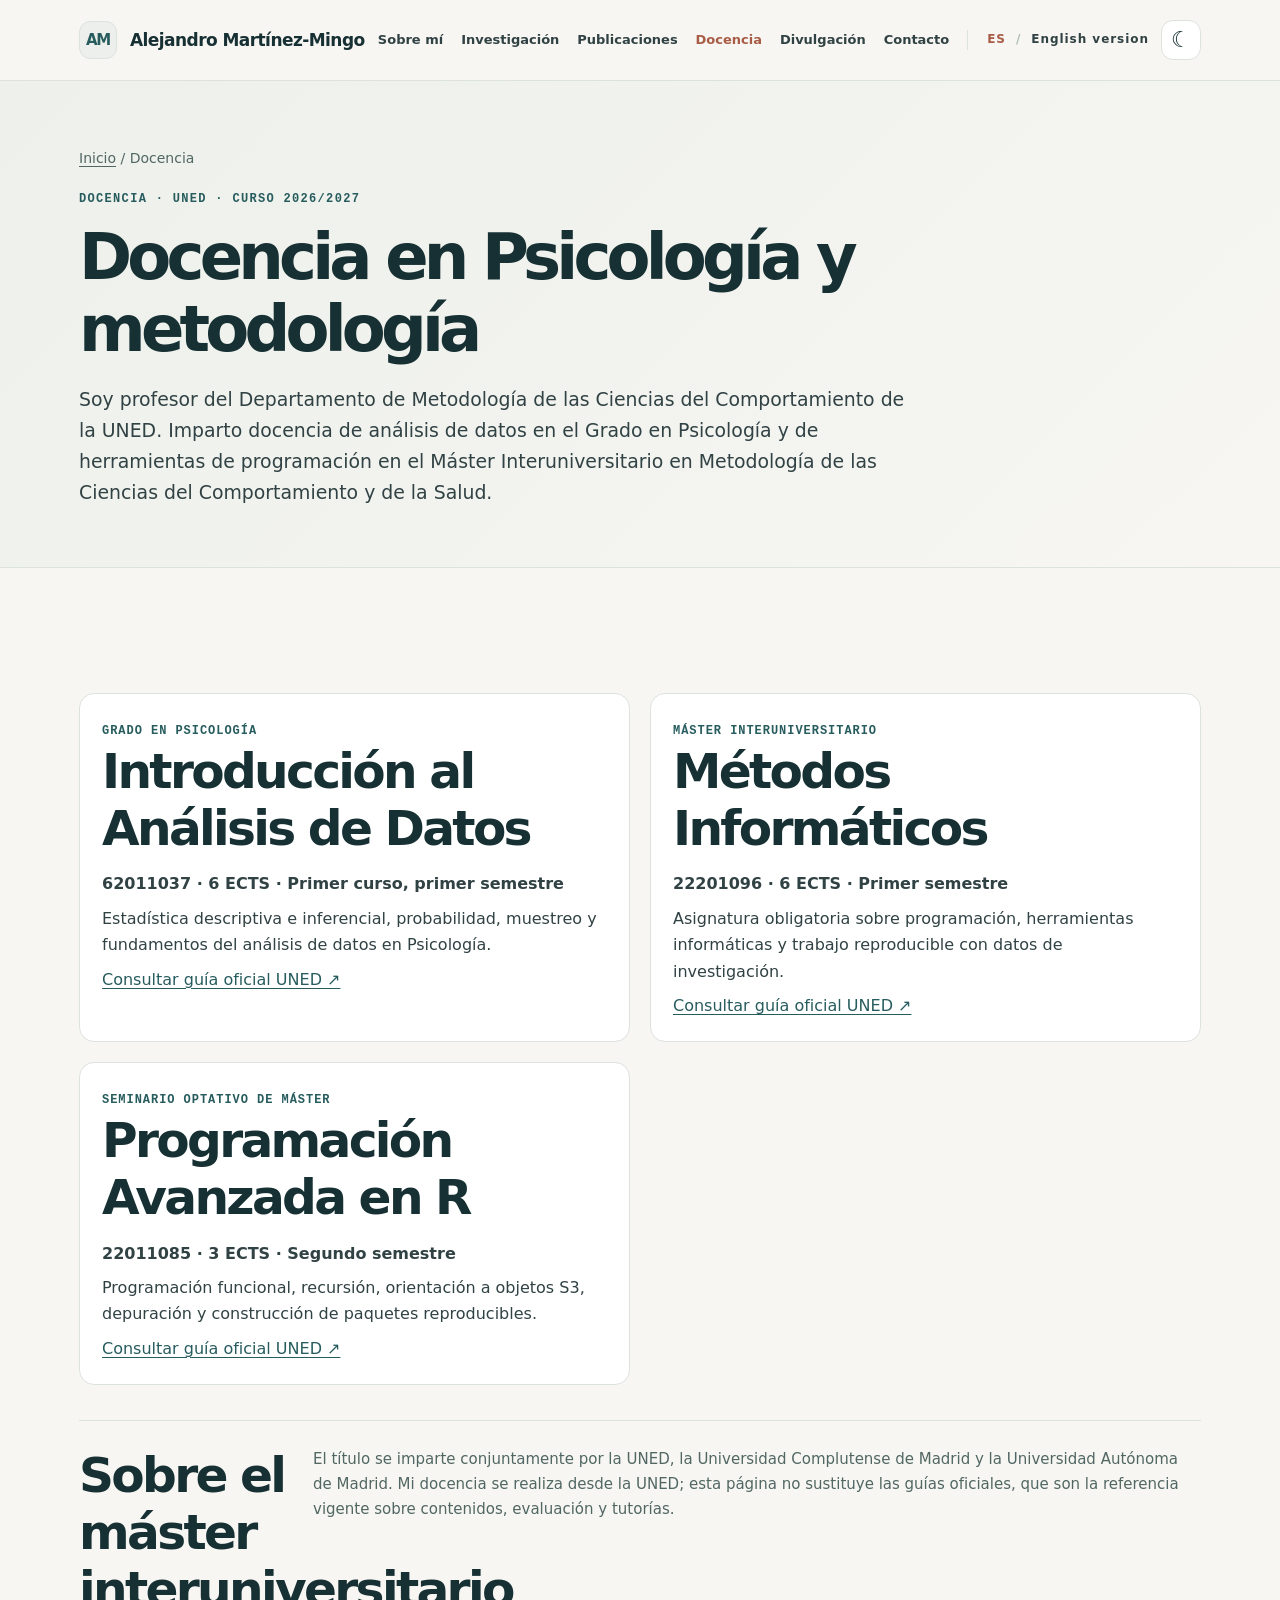
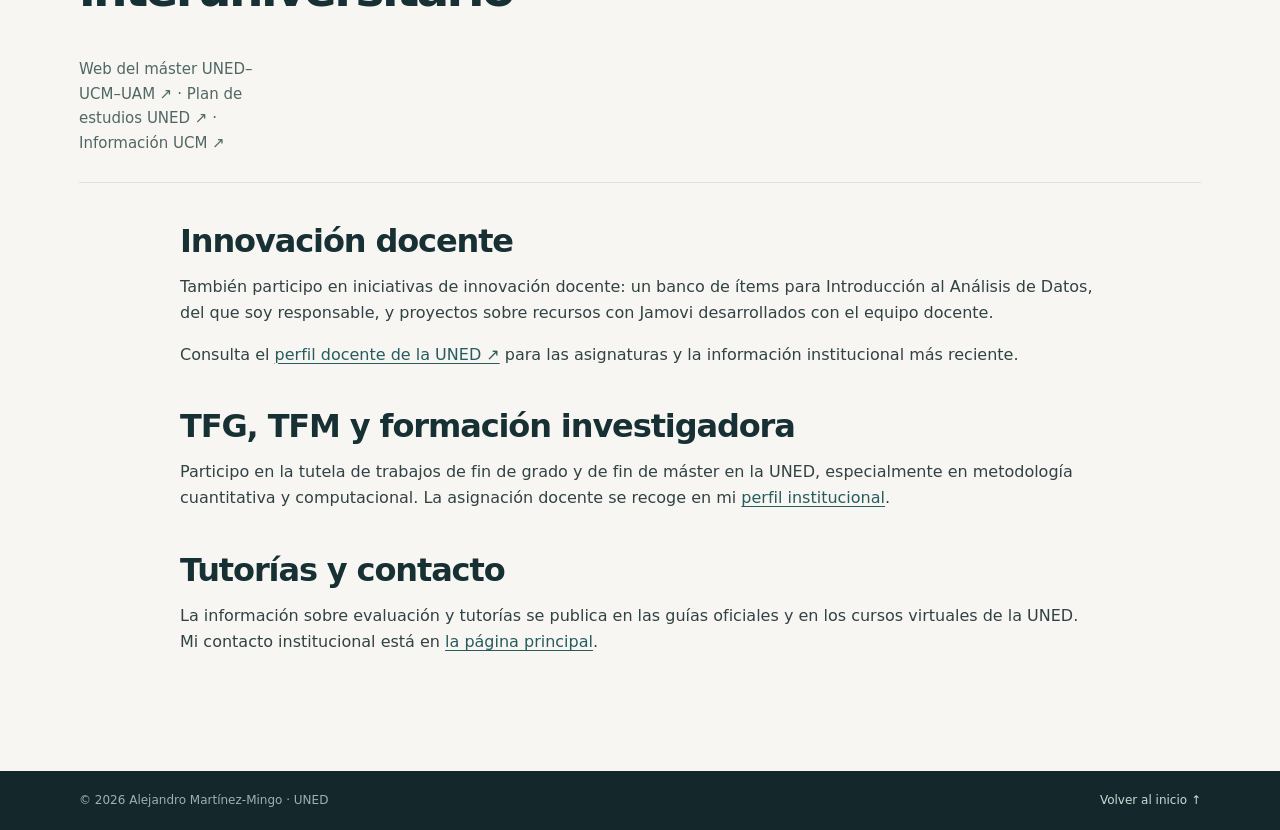
<file: docencia/index.html>
<!DOCTYPE html>

<html lang="es"><head><meta charset="utf-8"/><meta content="width=device-width,initial-scale=1" name="viewport"/><script>try{const t=localStorage.getItem('academic-theme');document.documentElement.dataset.theme=t||((window.matchMedia&&matchMedia('(prefers-color-scheme: dark)').matches)?'dark':'light');}catch(e){document.documentElement.dataset.theme='light'}</script><meta content="#f7f6f2" name="theme-color"/><title>Docencia universitaria | Psicología, estadística y R | Alejandro Martínez-Mingo</title><meta content="Asignaturas impartidas por Alejandro Martínez-Mingo en la UNED: Introducción al Análisis de Datos, Métodos Informáticos y Programación Avanzada en R. Guías oficiales 2026–2027." name="description"/><meta content="index,follow,max-image-preview:large" name="robots"/><link href="https://alejandrommingo.github.io/docencia/" rel="canonical"/><link href="https://alejandrommingo.github.io/docencia/" hreflang="es" rel="alternate"/><link href="https://alejandrommingo.github.io/en/teaching/" hreflang="en" rel="alternate"/><link href="https://alejandrommingo.github.io/docencia/" hreflang="x-default" rel="alternate"/><meta content="Docencia universitaria | Psicología, estadística y R | Alejandro Martínez-Mingo" property="og:title"/><meta content="website" property="og:type"/><meta content="https://alejandrommingo.github.io/docencia/" property="og:url"/><meta content="Asignaturas impartidas por Alejandro Martínez-Mingo en la UNED: Introducción al Análisis de Datos, Métodos Informáticos y Programación Avanzada en R. Guías oficiales 2026–2027." property="og:description"/><meta property="og:image" content="https://alejandrommingo.github.io/assets/social-preview-full-geometry.png"/><link href="../assets/site.css" rel="stylesheet"/><link href="../favicon.svg?v=2" rel="icon" type="image/svg+xml"/><link href="../favicon-32.png?v=2" rel="icon" type="image/png" sizes="32x32"/><link href="../apple-touch-icon.png?v=2" rel="apple-touch-icon" sizes="180x180"/><script type="application/ld+json">{"@context":"https://schema.org","@graph":[{"@type":"WebPage","@id":"https://alejandrommingo.github.io/docencia/#page","url":"https://alejandrommingo.github.io/docencia/","name":"Docencia universitaria | Psicología, estadística y R | Alejandro Martínez-Mingo","inLanguage":"es","about":{"@id":"https://alejandrommingo.github.io/#person"},"author":{"@id":"https://alejandrommingo.github.io/#person"}},{"@id":"https://alejandrommingo.github.io/#person","@type":"Person","name":"Alejandro Martínez-Mingo","url":"https://alejandrommingo.github.io/","sameAs":["https://www.uned.es/universidad/docentes/psicologia/alejandro-martinez-mingo.html","https://portalcientifico.uned.es/investigadores/1200696/detalle","https://orcid.org/0000-0002-5617-1453","https://bsky.app/profile/amartinezm.bsky.social"]},{"@type":"Course","name":"Introducción al Análisis de Datos","url":"https://www.uned.es/universidad/inicio/estudios/grados/grado-en-psicologia/asignaturas.html?codAsignatura=62011037&codTitulacion=6201&idContenido=1","identifier":"62011037","description":"Grado en Psicología. 6 ECTS. Primer semestre.","provider":{"@type":"CollegeOrUniversity","name":"UNED","url":"https://www.uned.es/"}},{"@type":"Course","name":"Métodos Informáticos","url":"https://www.uned.es/universidad/inicio/estudios/masteres/master-interuniversitario-en-metodologia-de-las-ciencias-del-comportamiento-y-de-la-salud-uned-ucm-y-uam/asignaturas.html?codAsignatura=22201096&codTitulacion=220101&idContenido=1","identifier":"22201096","description":"Máster interuniversitario. 6 ECTS. Primer semestre.","provider":{"@type":"CollegeOrUniversity","name":"UNED","url":"https://www.uned.es/"}},{"@type":"Course","name":"Programación Avanzada en R","url":"https://www.uned.es/universidad/inicio/estudios/masteres/master-interuniversitario-en-metodologia-de-las-ciencias-del-comportamiento-y-de-la-salud-uned-ucm-y-uam/asignaturas.html?codAsignatura=22011085&codTitulacion=220101&idContenido=1","identifier":"22011085","description":"Seminario optativo de máster. 3 ECTS. Segundo semestre.","provider":{"@type":"CollegeOrUniversity","name":"UNED","url":"https://www.uned.es/"}}]}</script><meta property="og:image:alt" content="Vista previa académica de Alejandro Martínez-Mingo con la figura geométrica completa de proyección ortogonal"/><meta name="twitter:image:alt" content="Vista previa académica de Alejandro Martínez-Mingo con la figura geométrica completa de proyección ortogonal"/><script defer="" src="../assets/theme.js"></script><meta property="og:image:secure_url" content="https://alejandrommingo.github.io/assets/social-preview-full-geometry.png"/><meta property="og:image:type" content="image/png"/><meta property="og:image:width" content="1200"/><meta property="og:image:height" content="630"/><meta name="twitter:image" content="https://alejandrommingo.github.io/assets/social-preview-full-geometry.png"/><meta name="twitter:card" content="summary_large_image"/></head><body><a class="skip" href="#main">Saltar al contenido</a><header class="topbar"><nav aria-label="Navegación principal" class="container nav"><details class="mobile-menu"><summary aria-label="Abrir menú de navegación" class="menu-trigger"><span aria-hidden="true" class="hamburger"><i></i><i></i><i></i></span><span class="sr-only">Menú</span></summary><div class="menu-panel"><a href="../#sobre-mi">Sobre mí</a><a href="../investigacion/">Investigación</a><a href="../#publicaciones">Publicaciones</a><a aria-current="page" href="../docencia/">Docencia</a><a href="../divulgacion/">Divulgación</a><a href="../#contacto">Contacto</a><div class="menu-sep"></div><a class="menu-lang" href="../en/teaching/">English version</a></div></details><a class="brand" href="../"><span class="brand-mark">AM</span><span class="brand-copy">Alejandro Martínez-Mingo</span></a><div class="nav-links"><a href="../#sobre-mi">Sobre mí</a><a href="../investigacion/">Investigación</a><a href="../#publicaciones">Publicaciones</a><a aria-current="page" href="../docencia/">Docencia</a><a href="../divulgacion/">Divulgación</a><a href="../#contacto">Contacto</a><div aria-label="Idioma" class="lang-switch"><span class="active">ES</span><span class="sep">/</span><a href="../en/teaching/" lang="en">English version</a></div></div><button aria-label="Activar tema oscuro" aria-pressed="false" class="theme-toggle" title="Cambiar tema claro/oscuro" type="button"><span aria-hidden="true" class="theme-symbol theme-moon">☾</span><span aria-hidden="true" class="theme-symbol theme-sun">☀</span></button></nav></header><main id="main"><section class="subhero"><div class="container"><p class="breadcrumb"><a href="../">Inicio</a> / Docencia</p><div class="eyebrow">Docencia · UNED · Curso 2026/2027</div><h1>Docencia en Psicología y metodología</h1><p class="intro">Soy profesor del Departamento de Metodología de las Ciencias del Comportamiento de la UNED. Imparto docencia de análisis de datos en el Grado en Psicología y de herramientas de programación en el Máster Interuniversitario en Metodología de las Ciencias del Comportamiento y de la Salud.</p></div></section><section class="section"><div class="container"><div class="evidence-grid"><article class="evidence"><span class="small-label">Grado en Psicología</span><h2>Introducción al Análisis de Datos</h2><p><strong>62011037 · 6 ECTS · Primer curso, primer semestre</strong></p><p>Estadística descriptiva e inferencial, probabilidad, muestreo y fundamentos del análisis de datos en Psicología.</p><p><a href="https://www.uned.es/universidad/inicio/estudios/grados/grado-en-psicologia/asignaturas.html?codAsignatura=62011037&amp;codTitulacion=6201&amp;idContenido=1" rel="noopener noreferrer" target="_blank">Consultar guía oficial UNED ↗</a></p></article><article class="evidence"><span class="small-label">Máster interuniversitario</span><h2>Métodos Informáticos</h2><p><strong>22201096 · 6 ECTS · Primer semestre</strong></p><p>Asignatura obligatoria sobre programación, herramientas informáticas y trabajo reproducible con datos de investigación.</p><p><a href="https://www.uned.es/universidad/inicio/estudios/masteres/master-interuniversitario-en-metodologia-de-las-ciencias-del-comportamiento-y-de-la-salud-uned-ucm-y-uam/asignaturas.html?codAsignatura=22201096&amp;codTitulacion=220101&amp;idContenido=1" rel="noopener noreferrer" target="_blank">Consultar guía oficial UNED ↗</a></p></article><article class="evidence"><span class="small-label">Seminario optativo de máster</span><h2>Programación Avanzada en R</h2><p><strong>22011085 · 3 ECTS · Segundo semestre</strong></p><p>Programación funcional, recursión, orientación a objetos S3, depuración y construcción de paquetes reproducibles.</p><p><a href="https://www.uned.es/universidad/inicio/estudios/masteres/master-interuniversitario-en-metodologia-de-las-ciencias-del-comportamiento-y-de-la-salud-uned-ucm-y-uam/asignaturas.html?codAsignatura=22011085&amp;codTitulacion=220101&amp;idContenido=1" rel="noopener noreferrer" target="_blank">Consultar guía oficial UNED ↗</a></p></article></div><div class="callout"><h2>Sobre el máster interuniversitario</h2><p>El título se imparte conjuntamente por la UNED, la Universidad Complutense de Madrid y la Universidad Autónoma de Madrid. Mi docencia se realiza desde la UNED; esta página no sustituye las guías oficiales, que son la referencia vigente sobre contenidos, evaluación y tutorías.</p><p><a href="https://www.metodologiaccs.es/" rel="noopener noreferrer" target="_blank">Web del máster UNED–UCM–UAM ↗</a> · <a href="https://www.uned.es/universidad/inicio/estudios/masteres/master-interuniversitario-en-metodologia-de-las-ciencias-del-comportamiento-y-de-la-salud-uned-ucm-y-uam.html?idContenido=10" rel="noopener noreferrer" target="_blank">Plan de estudios UNED ↗</a> · <a href="https://www.ucm.es/estudios/master-metodologiacomportamientoysalud" rel="noopener noreferrer" target="_blank">Información UCM ↗</a></p></div><div class="prose"><h2>Innovación docente</h2><p>También participo en iniciativas de innovación docente: un banco de ítems para Introducción al Análisis de Datos, del que soy responsable, y proyectos sobre recursos con Jamovi desarrollados con el equipo docente.</p><p>Consulta el <a href="https://www.uned.es/universidad/docentes/psicologia/alejandro-martinez-mingo.html" rel="noopener noreferrer" target="_blank">perfil docente de la UNED ↗</a> para las asignaturas y la información institucional más reciente.</p><h2>TFG, TFM y formación investigadora</h2><p>Participo en la tutela de trabajos de fin de grado y de fin de máster en la UNED, especialmente en metodología cuantitativa y computacional. La asignación docente se recoge en mi <a href="https://www.uned.es/universidad/docentes/psicologia/alejandro-martinez-mingo.html" rel="noopener noreferrer" target="_blank">perfil institucional</a>.</p><h2>Tutorías y contacto</h2><p>La información sobre evaluación y tutorías se publica en las guías oficiales y en los cursos virtuales de la UNED. Mi contacto institucional está en <a href="../#contacto">la página principal</a>.</p></div></div></section></main><footer class="foot"><div class="container footer-inner"><small>© 2026 Alejandro Martínez-Mingo · UNED</small><a href="../">Volver al inicio ↑</a></div></footer><script id="nav-enhancement">
/* Minimal progressive enhancement: the site stays usable without JavaScript. */
for (const menu of document.querySelectorAll('.mobile-menu')) {
  const trigger = menu.querySelector('summary');
  const closeMenu = () => { menu.open = false; };
  menu.querySelectorAll('a').forEach(link => link.addEventListener('click', closeMenu));
  document.addEventListener('pointerdown', event => {
    if (menu.open && !menu.contains(event.target)) closeMenu();
  });
  document.addEventListener('keydown', event => {
    if (event.key === 'Escape' && menu.open) {
      closeMenu();
      trigger.focus();
    }
  });
}
</script></body></html>
</file>
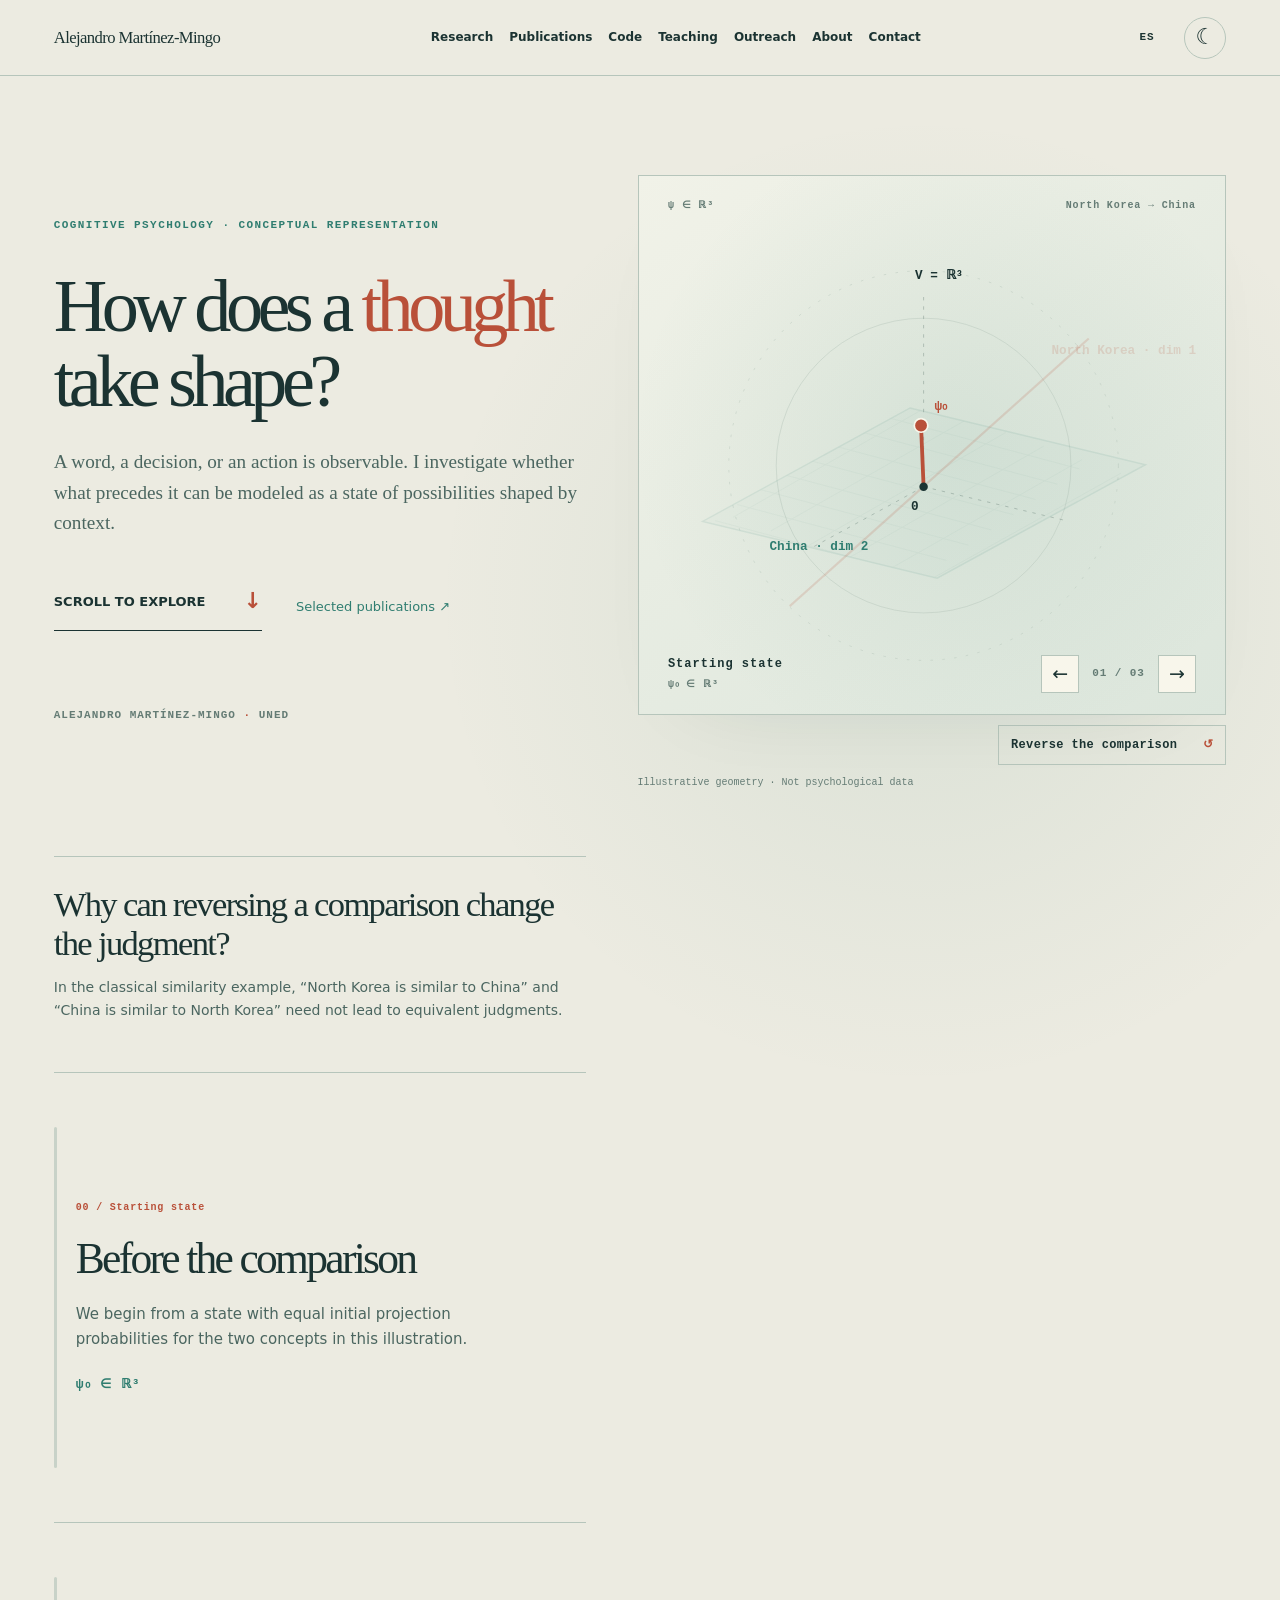
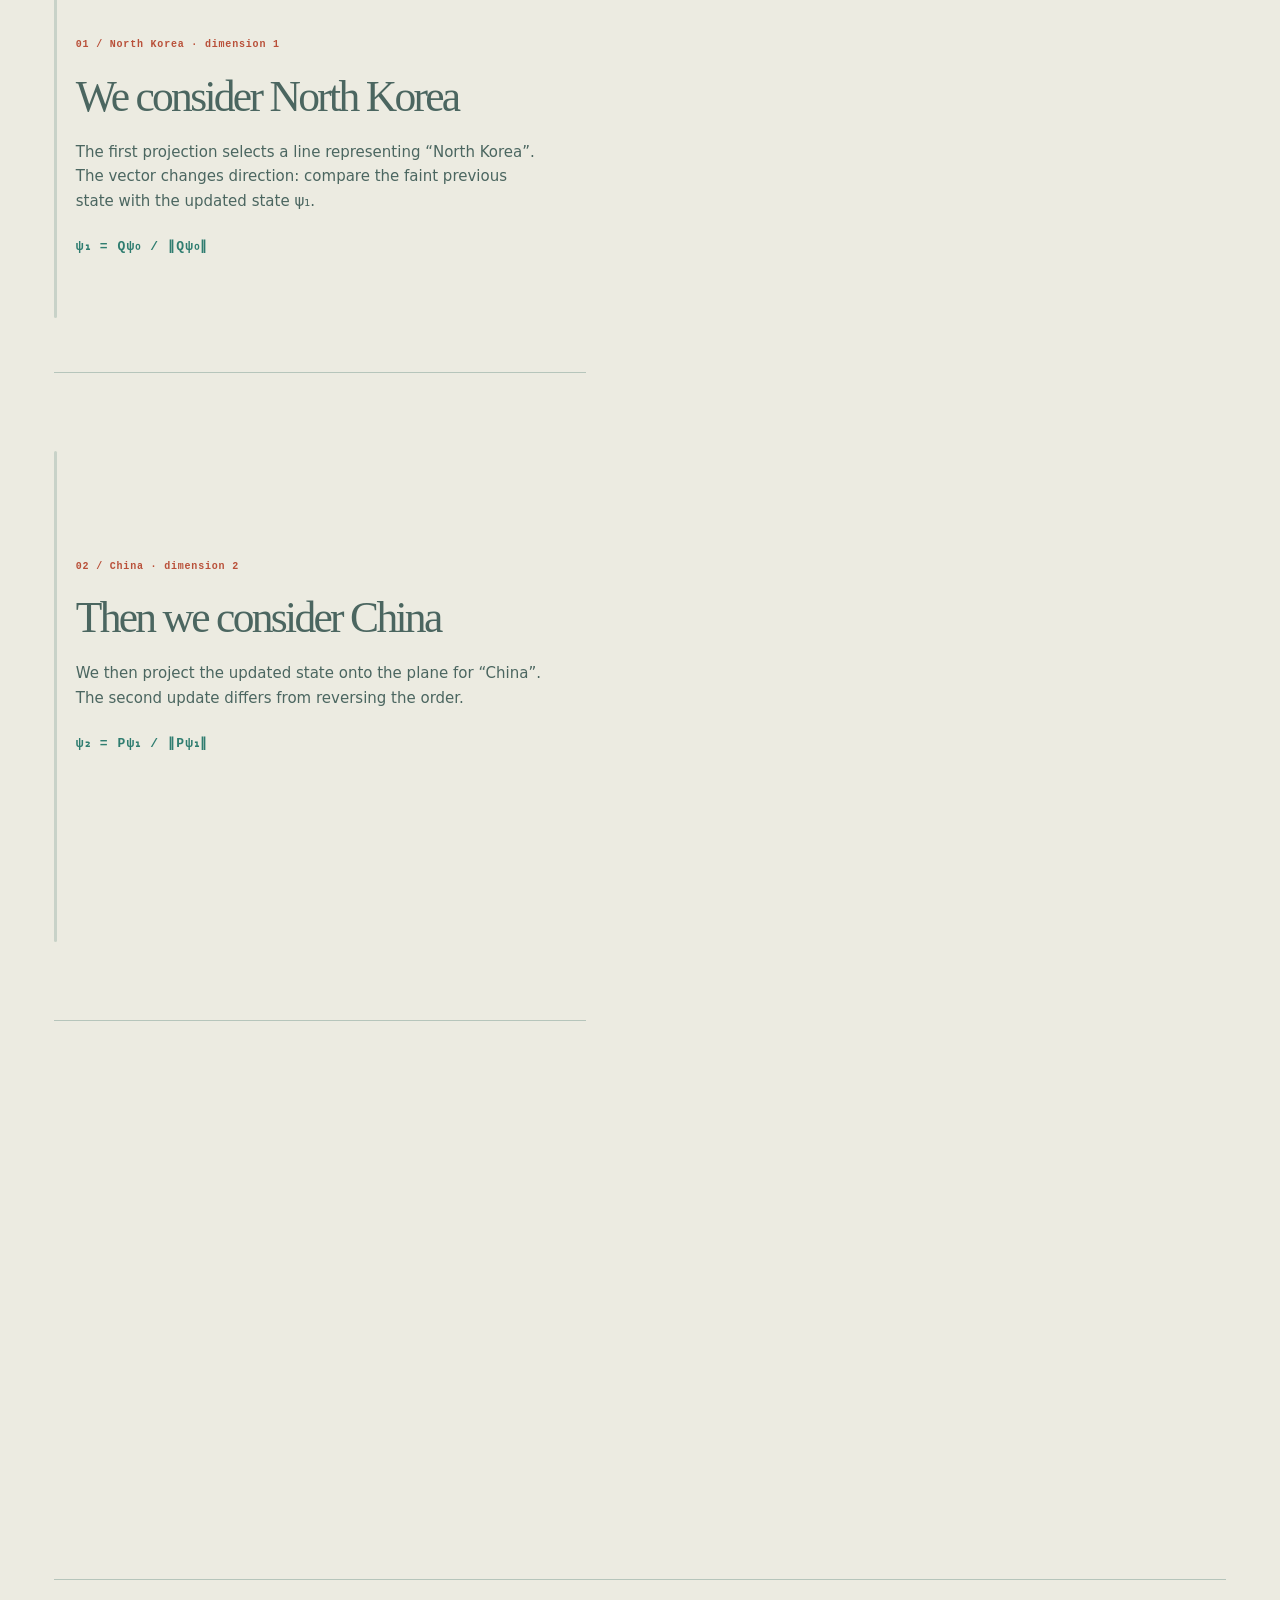
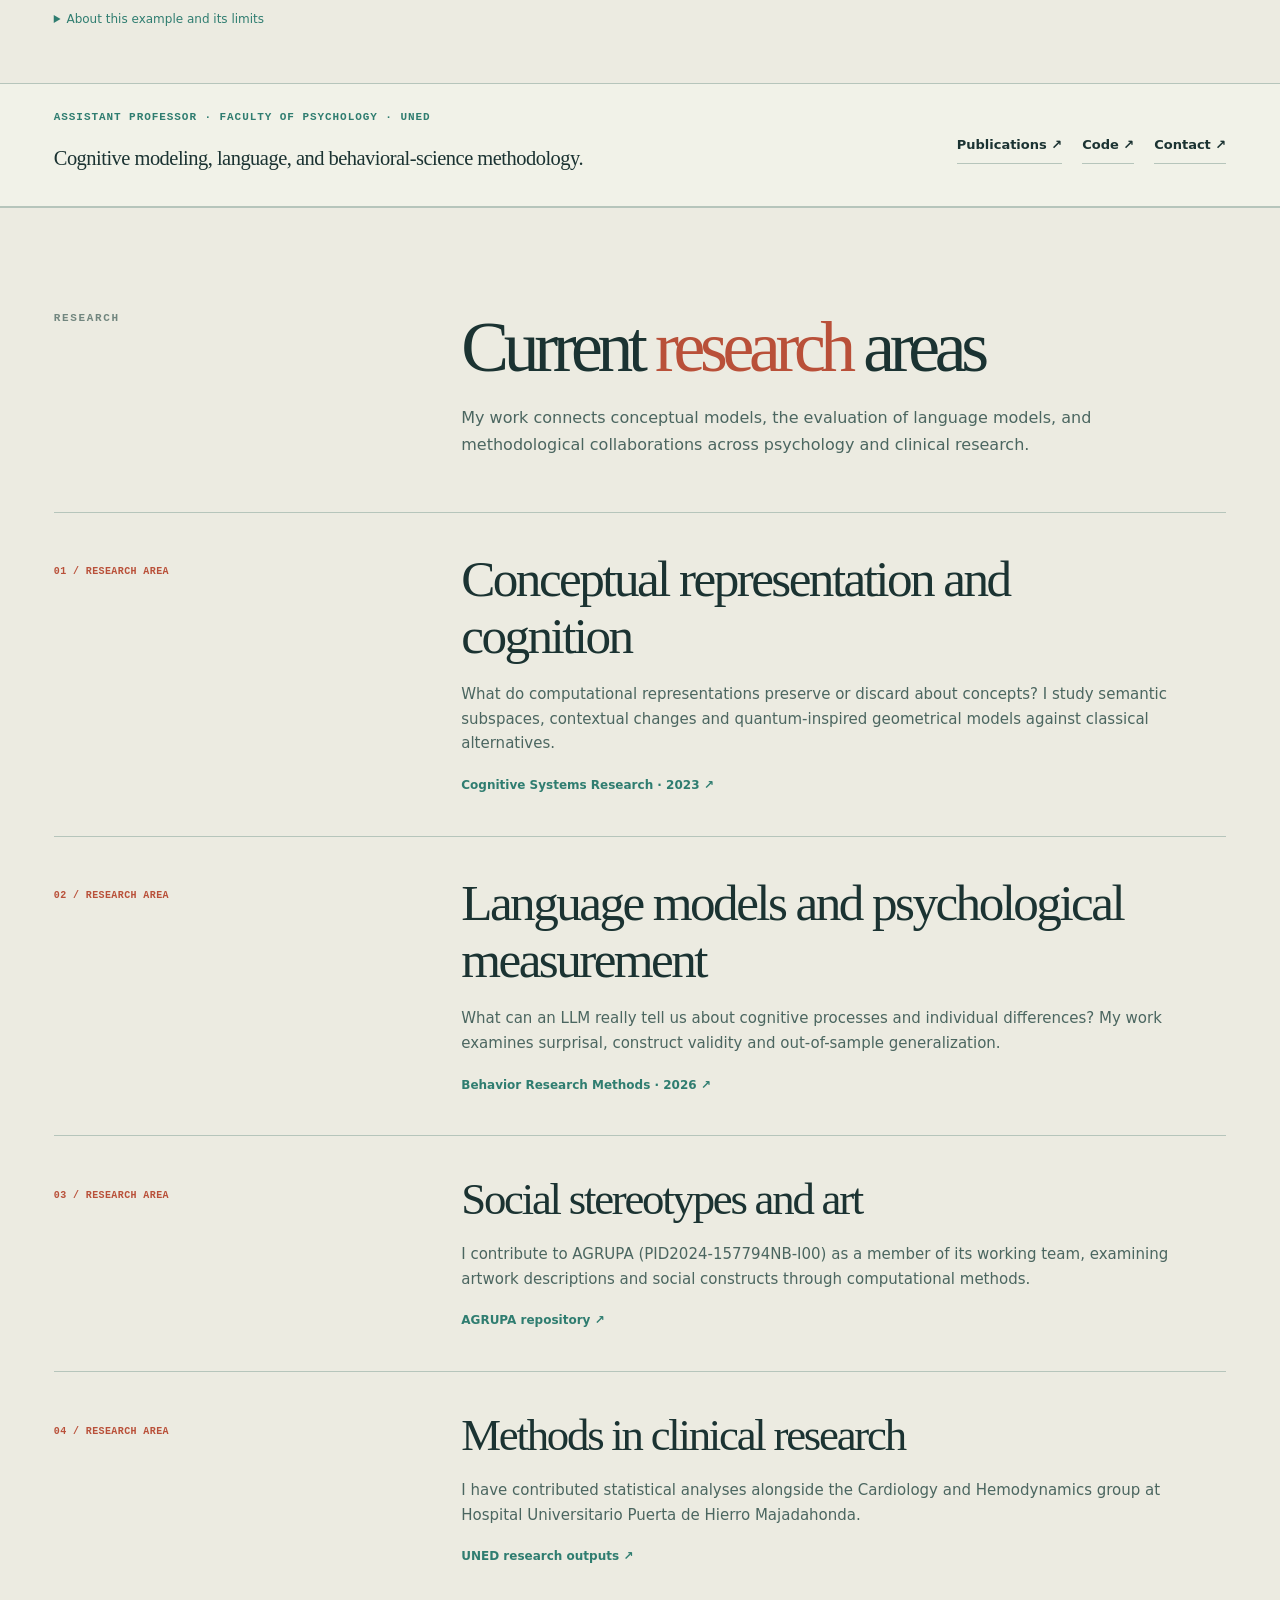
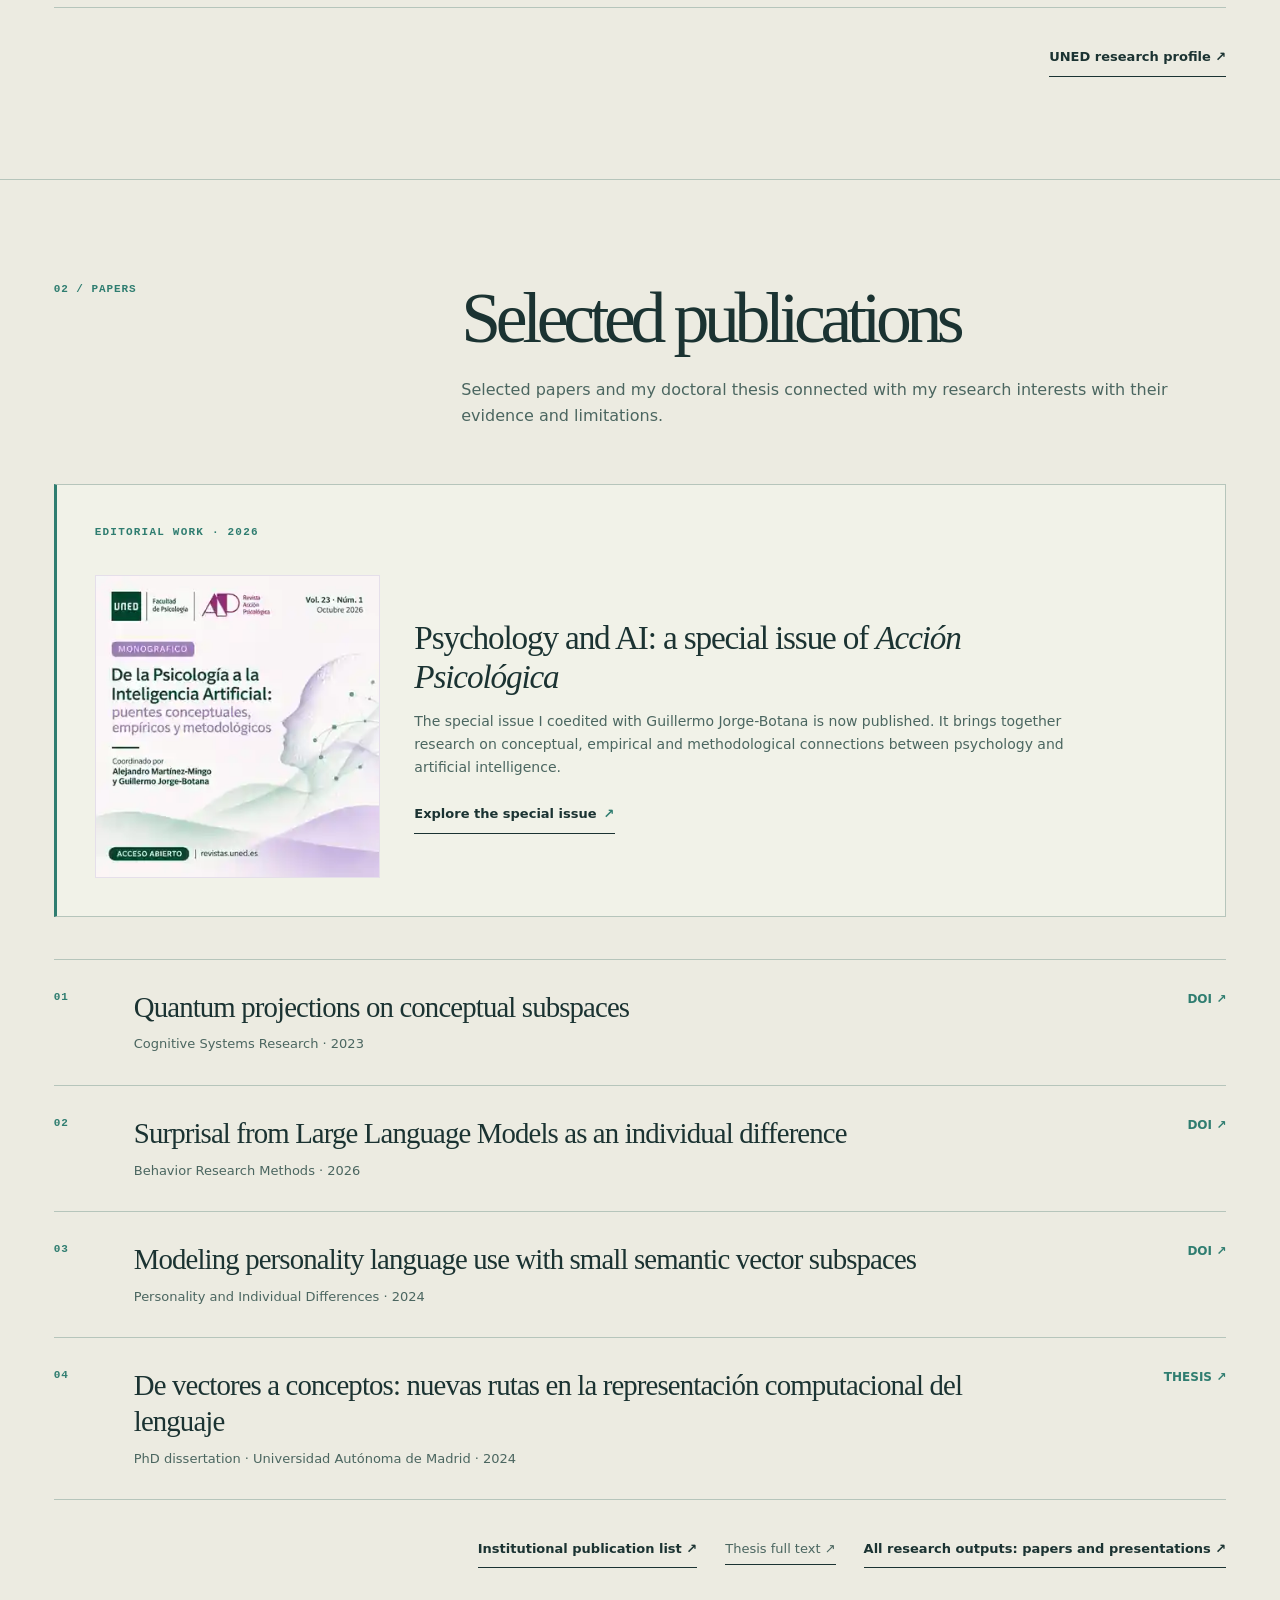
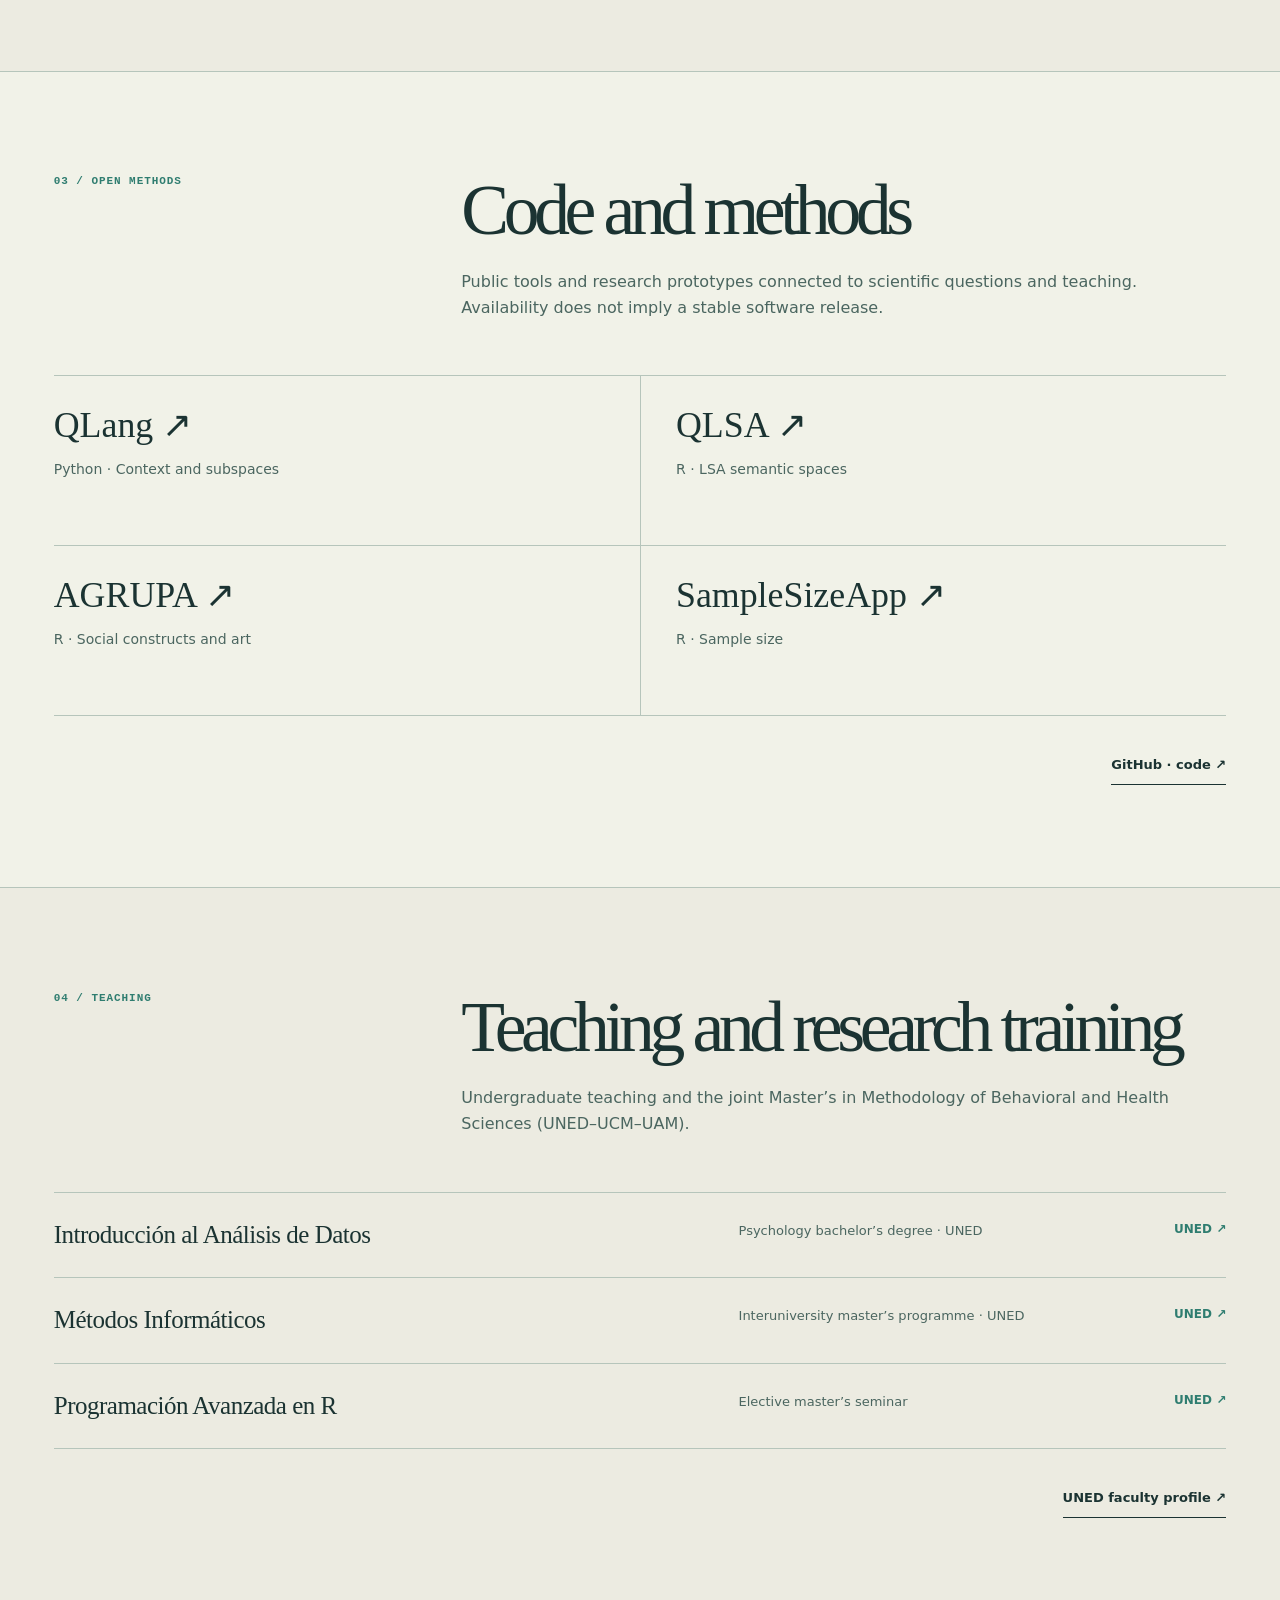
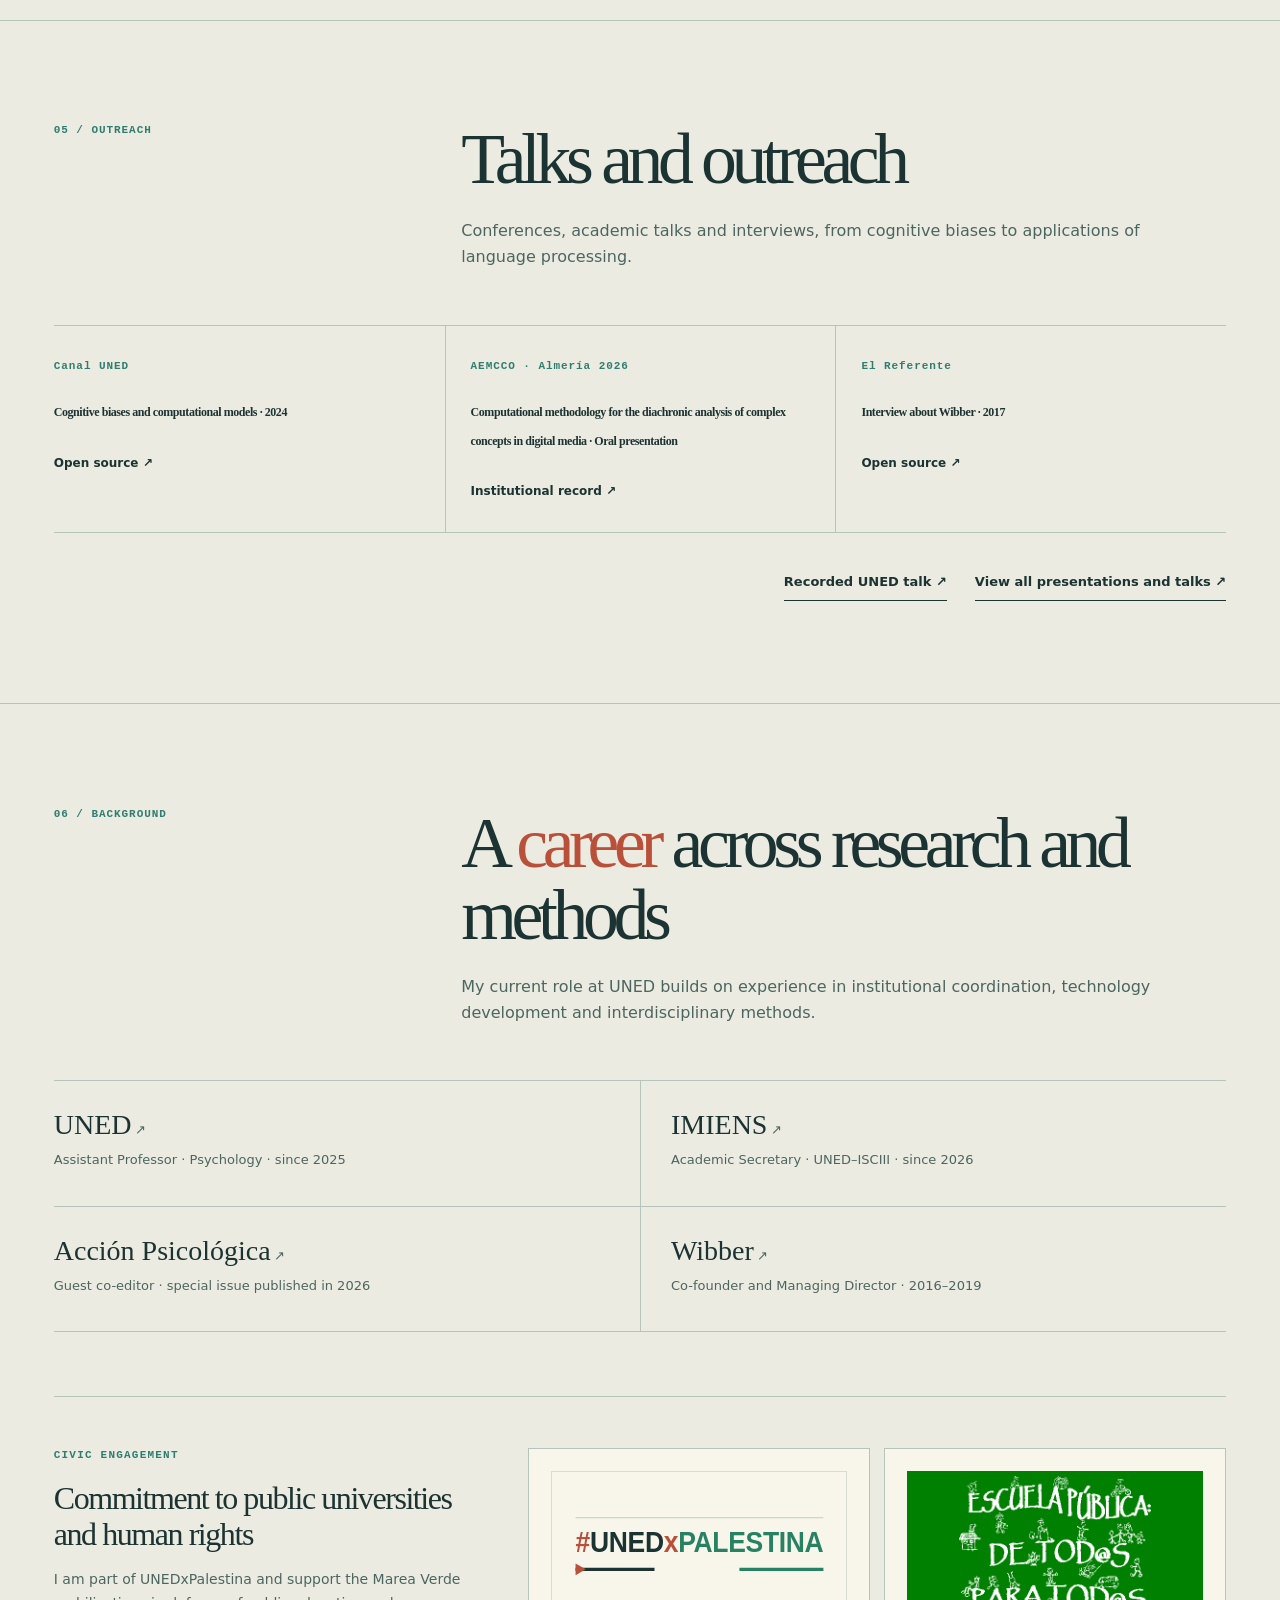
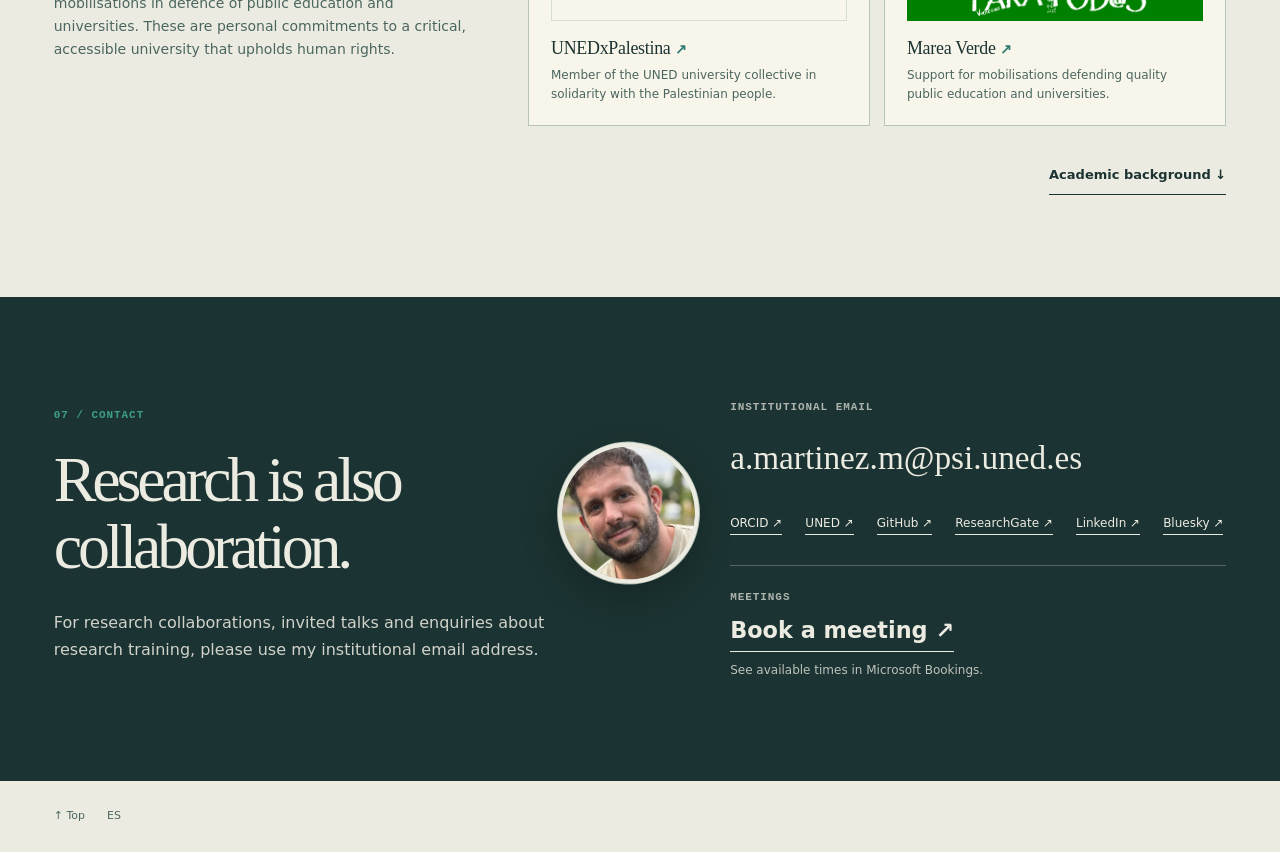
<file: en/index.html>
<!DOCTYPE html>

<html data-theme="light" lang="en"><head>
<meta charset="utf-8"/><meta content="width=device-width,initial-scale=1" name="viewport"/><meta content="light dark" name="color-scheme"/><meta content="index,follow,max-image-preview:large" name="robots"/><title>Alejandro Martínez-Mingo | Cognitive Psychology, Language &amp; AI | UNED</title><meta content="Research in conceptual representation, language models and psychological methods. Papers, open code, teaching and talks by Alejandro Martínez-Mingo (UNED)." name="description"/><link href="../favicon.svg" rel="icon" type="image/svg+xml"/><link href="../assets/lab-v5.css?v=13" rel="stylesheet"/><script>try{let a=localStorage.getItem('academic-theme');document.documentElement.dataset.theme=a||((matchMedia('(prefers-color-scheme: dark)').matches)?'dark':'light')}catch(e){}</script><script type="application/ld+json">{"@context":"https://schema.org","@type":"ProfilePage","name":"Alejandro Martínez-Mingo | Cognitive Psychology, Language & AI | UNED","mainEntity":{"@type":"Person","@id":"https://alejandrommingo.github.io/#person","name":"Alejandro Martínez-Mingo","jobTitle":"Assistant Professor","affiliation":{"@type":"CollegeOrUniversity","name":"Universidad Nacional de Educación a Distancia"},"sameAs":["https://orcid.org/0000-0002-5617-1453","https://portalcientifico.uned.es/investigadores/1200696/detalle","https://github.com/alejandrommingo","https://www.researchgate.net/profile/Alejandro-Martinez-Mingo","https://www.linkedin.com/in/alejandro-mart%C3%ADnez-mingo-6bb258b3/","https://bsky.app/profile/amartinezm.bsky.social"],"url":"https://alejandrommingo.github.io/","image":"https://alejandrommingo.github.io/perfil.jpeg"},"@id":"https://alejandrommingo.github.io/en/#profile","url":"https://alejandrommingo.github.io/en/","inLanguage":"en"}</script><script>window.LAB_V3={"lang":"en","stages":["Starting state","North Korea · dimension 1","China · dimension 2"],"forms":["ψ₀ ∈ ℝ³","ψ₁ = Qψ₀ / ‖Qψ₀‖","ψ₂ = Pψ₁ / ‖Pψ₁‖"],"titles":["Before the comparison","We consider North Korea","Then we consider China"],"texts":["We begin from a state with equal initial projection probabilities for the two concepts in this illustration.","The first projection selects a line representing “North Korea”. The vector changes direction: compare the faint previous state with the updated state ψ₁.","We then project the updated state onto the plane for “China”. The second update differs from reversing the order."],"reverseStages":["Starting state","China · dimension 2","North Korea · dimension 1"],"reverseForms":["ψ₀ ∈ ℝ³","ψ₁ = Pψ₀ / ‖Pψ₀‖","ψ₂ = Qψ₁ / ‖Qψ₁‖"],"reverseTitles":["Before the comparison","We consider China","Then we consider North Korea"],"reverseTexts":["We begin from the same initial state, but reverse the order of the comparison.","We first consider “China”. The state is updated through a projection onto a two-dimensional plane.","A second projection selects the “North Korea” line. The final state and the modeled probability differ from the other order."],"comparisonQP":"North Korea → China","comparisonPQ":"China → North Korea","buttonQP":"Reverse the comparison","buttonPQ":"Restore the original order","end":"End of comparison"};</script><script defer="" src="../assets/lab-v5.js?v=10"></script><link rel="canonical" href="https://alejandrommingo.github.io/en/"/><link rel="alternate" hreflang="es" href="https://alejandrommingo.github.io/"/><link rel="alternate" hreflang="en" href="https://alejandrommingo.github.io/en/"/><link rel="alternate" hreflang="x-default" href="https://alejandrommingo.github.io/"/><meta property="og:type" content="profile"/><meta property="og:site_name" content="Alejandro Martínez-Mingo"/><meta property="og:title" content="Alejandro Martínez-Mingo | Cognitive Psychology, Language &amp;amp; AI | UNED"/><meta property="og:description" content="Research in conceptual representation, language models and psychological methods. Papers, open code, teaching and talks by Alejandro Martínez-Mingo (UNED)."/><meta property="og:url" content="https://alejandrommingo.github.io/en/"/><meta property="og:locale" content="en_US"/><meta property="og:image" content="https://alejandrommingo.github.io/assets/social-preview-full-geometry.png"/><meta property="og:image:secure_url" content="https://alejandrommingo.github.io/assets/social-preview-full-geometry.png"/><meta property="og:image:type" content="image/png"/><meta property="og:image:width" content="1200"/><meta property="og:image:height" content="630"/><meta property="og:image:alt" content="Alejandro Martínez-Mingo: conceptual geometry and representation"/><meta name="twitter:card" content="summary_large_image"/><meta name="twitter:title" content="Alejandro Martínez-Mingo | Cognitive Psychology, Language &amp;amp; AI | UNED"/><meta name="twitter:description" content="Research in conceptual representation, language models and psychological methods. Papers, open code, teaching and talks by Alejandro Martínez-Mingo (UNED)."/><meta name="twitter:image" content="https://alejandrommingo.github.io/assets/social-preview-full-geometry.png"/><link href="../assets/phase-guide.css?v=4" rel="stylesheet"/></head>
<body><a class="skip-link" href="#research">Skip to content</a><div aria-hidden="true" class="reading-progress"></div>
<header class="site-header"><div class="wide head-content"><a class="brand" href="#top"><span class="brand-name">Alejandro Martínez-Mingo</span></a><nav aria-label="Main navigation" class="desktop-nav"><a href="#research">Research</a><a href="#publications">Publications</a><a href="#code">Code</a><a href="#teaching">Teaching</a><a href="#outreach">Outreach</a><a href="#about">About</a><a href="#contact">Contact</a></nav><details class="mobile-nav"><summary aria-label="Open navigation menu"><span aria-hidden="true">☰</span></summary><nav><a href="#research">Research</a><a href="#publications">Publications</a><a href="#code">Code</a><a href="#teaching">Teaching</a><a href="#outreach">Outreach</a><a href="#about">About</a><a href="#contact">Contact</a></nav></details><a class="lang-toggle mono" href="../" hreflang="es">ES</a><button aria-label="Toggle appearance" class="theme-toggle" id="theme-switch" title="Toggle appearance" type="button">◐</button></div></header>
<main id="top">
<section class="experiment" id="experiment"><div class="wide">
<div class="lab-columns"><div class="lab-visual"><div class="diagram-shell"><div class="diagram-top mono"><span>ψ ∈ ℝ³</span><span id="order-indicator">North Korea → China</span></div><svg aria-labelledby="svg-title svg-description" class="svg-stage" id="experiment-svg" role="img" viewbox="0 0 640 540" xmlns="http://www.w3.org/2000/svg">
<title id="svg-title">Sequential concept comparison through incompatible subspaces</title><desc id="svg-description">A conceptual illustration: North Korea is modeled as a line and China as a plane. Each selection updates the state. The ordering can be reversed.</desc>
<defs><clippath id="plane-clip"><polygon points="294,242 572,309 326,443 49,376"></polygon></clippath></defs>
<g id="drawing-core"><circle class="ring" cx="310" cy="310" r="230" stroke-dasharray="3 11"></circle><circle class="ring" cx="310" cy="310" r="174"></circle>
<g id="plane-assembly"><polygon class="plane-shape" points="294,242 572,309 326,443 49,376"></polygon><g class="lattice" clip-path="url(#plane-clip)"><path d="M64 375L310 441 M90 356L337 422 M116 338L363 404 M142 320L390 386 M168 302L416 368 M194 284L442 350 M220 266L468 332 M244 247L494 314"></path><path d="M85 371L317 239 M130 387L362 255 M175 404L407 271 M220 420L452 287 M265 435L497 303 M310 449L543 319"></path></g></g>
<path class="axis" d="M310 335 L478 375 M310 335L178 407 M310 335V105"></path>
<line class="line-subspace" id="line-subspace" x1="152" x2="505" y1="476" y2="160"></line>
<line class="initial-ghost" id="initial-ghost" x1="310" x2="335" y1="335" y2="263"></line>
<path class="state-history" d="" id="state-history"></path><circle class="previous-dot" cx="310" cy="335" id="previous-dot" r="5"></circle><line class="active-vector" id="state-arrow" x1="310" x2="335" y1="335" y2="263"></line>
<line class="drop" id="drop-line" x1="335" x2="335" y1="263" y2="263"></line>
<circle class="origin" cx="310" cy="335" r="5"></circle><circle class="endpoint" cx="335" cy="263" id="state-dot" r="8"></circle>
<circle class="proj-dot" cx="335" cy="263" id="projection-dot" opacity="0" r="6"></circle>
<circle class="impact-ring" cx="426" cy="363" id="impact-ring" r="2"></circle>

</g><g id="fragments"><path class="shard" d="M0 0L1 1" data-index="0"></path><path class="shard" d="M0 0L1 1" data-index="1"></path><path class="shard" d="M0 0L1 1" data-index="2"></path><path class="shard" d="M0 0L1 1" data-index="3"></path><path class="shard" d="M0 0L1 1" data-index="4"></path><path class="shard" d="M0 0L1 1" data-index="5"></path><path class="shard" d="M0 0L1 1" data-index="6"></path><path class="shard" d="M0 0L1 1" data-index="7"></path><path class="shard" d="M0 0L1 1" data-index="8"></path><path class="shard" d="M0 0L1 1" data-index="9"></path><path class="shard" d="M0 0L1 1" data-index="10"></path><path class="shard" d="M0 0L1 1" data-index="11"></path><path class="shard" d="M0 0L1 1" data-index="12"></path><path class="shard" d="M0 0L1 1" data-index="13"></path><path class="shard" d="M0 0L1 1" data-index="14"></path><path class="shard" d="M0 0L1 1" data-index="15"></path><path class="shard" d="M0 0L1 1" data-index="16"></path><path class="shard" d="M0 0L1 1" data-index="17"></path><path class="shard" d="M0 0L1 1" data-index="18"></path><path class="shard" d="M0 0L1 1" data-index="19"></path><path class="shard" d="M0 0L1 1" data-index="20"></path><path class="shard" d="M0 0L1 1" data-index="21"></path><path class="shard" d="M0 0L1 1" data-index="22"></path><path class="shard" d="M0 0L1 1" data-index="23"></path><path class="shard" d="M0 0L1 1" data-index="24"></path><path class="shard" d="M0 0L1 1" data-index="25"></path><path class="shard" d="M0 0L1 1" data-index="26"></path><path class="shard" d="M0 0L1 1" data-index="27"></path><path class="shard" d="M0 0L1 1" data-index="28"></path><path class="shard" d="M0 0L1 1" data-index="29"></path><path class="shard" d="M0 0L1 1" data-index="30"></path><path class="shard" d="M0 0L1 1" data-index="31"></path><path class="shard" d="M0 0L1 1" data-index="32"></path><path class="shard" d="M0 0L1 1" data-index="33"></path><path class="shard" d="M0 0L1 1" data-index="34"></path><path class="shard" d="M0 0L1 1" data-index="35"></path><path class="shard" d="M0 0L1 1" data-index="36"></path><path class="shard" d="M0 0L1 1" data-index="37"></path><path class="shard" d="M0 0L1 1" data-index="38"></path><path class="shard" d="M0 0L1 1" data-index="39"></path><path class="shard" d="M0 0L1 1" data-index="40"></path><path class="shard" d="M0 0L1 1" data-index="41"></path><path class="shard" d="M0 0L1 1" data-index="42"></path><path class="shard" d="M0 0L1 1" data-index="43"></path><path class="shard" d="M0 0L1 1" data-index="44"></path><path class="shard" d="M0 0L1 1" data-index="45"></path><path class="shard" d="M0 0L1 1" data-index="46"></path><path class="shard" d="M0 0L1 1" data-index="47"></path><path class="shard" d="M0 0L1 1" data-index="48"></path><path class="shard" d="M0 0L1 1" data-index="49"></path><path class="shard" d="M0 0L1 1" data-index="50"></path><path class="shard" d="M0 0L1 1" data-index="51"></path><path class="shard" d="M0 0L1 1" data-index="52"></path><path class="shard" d="M0 0L1 1" data-index="53"></path><path class="shard" d="M0 0L1 1" data-index="54"></path><path class="shard" d="M0 0L1 1" data-index="55"></path><path class="shard" d="M0 0L1 1" data-index="56"></path><path class="shard" d="M0 0L1 1" data-index="57"></path><path class="shard" d="M0 0L1 1" data-index="58"></path><path class="shard" d="M0 0L1 1" data-index="59"></path><path class="shard" d="M0 0L1 1" data-index="60"></path><path class="shard" d="M0 0L1 1" data-index="61"></path><path class="shard" d="M0 0L1 1" data-index="62"></path><path class="shard" d="M0 0L1 1" data-index="63"></path><path class="shard" d="M0 0L1 1" data-index="64"></path><path class="shard" d="M0 0L1 1" data-index="65"></path><path class="shard" d="M0 0L1 1" data-index="66"></path><path class="shard" d="M0 0L1 1" data-index="67"></path><path class="shard" d="M0 0L1 1" data-index="68"></path><path class="shard" d="M0 0L1 1" data-index="69"></path><path class="shard" d="M0 0L1 1" data-index="70"></path><path class="shard" d="M0 0L1 1" data-index="71"></path><path class="shard" d="M0 0L1 1" data-index="72"></path><path class="shard" d="M0 0L1 1" data-index="73"></path><path class="shard" d="M0 0L1 1" data-index="74"></path><path class="shard" d="M0 0L1 1" data-index="75"></path><path class="shard" d="M0 0L1 1" data-index="76"></path><path class="shard" d="M0 0L1 1" data-index="77"></path><path class="shard" d="M0 0L1 1" data-index="78"></path><path class="shard" d="M0 0L1 1" data-index="79"></path><path class="shard" d="M0 0L1 1" data-index="80"></path><path class="shard" d="M0 0L1 1" data-index="81"></path><path class="shard" d="M0 0L1 1" data-index="82"></path><path class="shard" d="M0 0L1 1" data-index="83"></path><path class="shard" d="M0 0L1 1" data-index="84"></path><path class="shard" d="M0 0L1 1" data-index="85"></path><path class="shard" d="M0 0L1 1" data-index="86"></path><path class="shard" d="M0 0L1 1" data-index="87"></path><path class="shard" d="M0 0L1 1" data-index="88"></path><path class="shard" d="M0 0L1 1" data-index="89"></path><path class="shard" d="M0 0L1 1" data-index="90"></path><path class="shard" d="M0 0L1 1" data-index="91"></path><path class="shard" d="M0 0L1 1" data-index="92"></path><path class="shard" d="M0 0L1 1" data-index="93"></path><path class="shard" d="M0 0L1 1" data-index="94"></path><path class="shard" d="M0 0L1 1" data-index="95"></path><path class="shard" d="M0 0L1 1" data-index="96"></path><path class="shard" d="M0 0L1 1" data-index="97"></path><path class="shard" d="M0 0L1 1" data-index="98"></path><path class="shard" d="M0 0L1 1" data-index="99"></path><path class="shard" d="M0 0L1 1" data-index="100"></path><path class="shard" d="M0 0L1 1" data-index="101"></path><path class="shard" d="M0 0L1 1" data-index="102"></path><path class="shard" d="M0 0L1 1" data-index="103"></path><path class="shard" d="M0 0L1 1" data-index="104"></path><path class="shard" d="M0 0L1 1" data-index="105"></path><path class="shard" d="M0 0L1 1" data-index="106"></path><path class="shard" d="M0 0L1 1" data-index="107"></path><path class="shard" d="M0 0L1 1" data-index="108"></path><path class="shard" d="M0 0L1 1" data-index="109"></path><path class="shard" d="M0 0L1 1" data-index="110"></path><path class="shard" d="M0 0L1 1" data-index="111"></path><path class="shard" d="M0 0L1 1" data-index="112"></path><path class="shard" d="M0 0L1 1" data-index="113"></path><path class="shard" d="M0 0L1 1" data-index="114"></path><path class="shard" d="M0 0L1 1" data-index="115"></path><path class="shard" d="M0 0L1 1" data-index="116"></path><path class="shard" d="M0 0L1 1" data-index="117"></path><path class="shard" d="M0 0L1 1" data-index="118"></path><path class="shard" d="M0 0L1 1" data-index="119"></path><path class="shard" d="M0 0L1 1" data-index="120"></path><path class="shard" d="M0 0L1 1" data-index="121"></path><path class="shard" d="M0 0L1 1" data-index="122"></path><path class="shard" d="M0 0L1 1" data-index="123"></path><path class="shard" d="M0 0L1 1" data-index="124"></path><path class="shard" d="M0 0L1 1" data-index="125"></path><path class="shard" d="M0 0L1 1" data-index="126"></path><path class="shard" d="M0 0L1 1" data-index="127"></path><path class="shard" d="M0 0L1 1" data-index="128"></path><path class="shard" d="M0 0L1 1" data-index="129"></path><path class="shard" d="M0 0L1 1" data-index="130"></path><path class="shard" d="M0 0L1 1" data-index="131"></path><path class="shard" d="M0 0L1 1" data-index="132"></path><path class="shard" d="M0 0L1 1" data-index="133"></path><path class="shard" d="M0 0L1 1" data-index="134"></path><path class="shard" d="M0 0L1 1" data-index="135"></path><path class="shard" d="M0 0L1 1" data-index="136"></path><path class="shard" d="M0 0L1 1" data-index="137"></path><path class="shard" d="M0 0L1 1" data-index="138"></path><path class="shard" d="M0 0L1 1" data-index="139"></path><path class="shard" d="M0 0L1 1" data-index="140"></path><path class="shard" d="M0 0L1 1" data-index="141"></path><path class="shard" d="M0 0L1 1" data-index="142"></path><path class="shard" d="M0 0L1 1" data-index="143"></path><path class="shard" d="M0 0L1 1" data-index="144"></path><path class="shard" d="M0 0L1 1" data-index="145"></path><path class="shard" d="M0 0L1 1" data-index="146"></path><path class="shard" d="M0 0L1 1" data-index="147"></path><path class="shard" d="M0 0L1 1" data-index="148"></path><path class="shard" d="M0 0L1 1" data-index="149"></path><path class="shard" d="M0 0L1 1" data-index="150"></path><path class="shard" d="M0 0L1 1" data-index="151"></path><path class="shard" d="M0 0L1 1" data-index="152"></path><path class="shard" d="M0 0L1 1" data-index="153"></path><path class="shard" d="M0 0L1 1" data-index="154"></path><path class="shard" d="M0 0L1 1" data-index="155"></path><path class="shard" d="M0 0L1 1" data-index="156"></path><path class="shard" d="M0 0L1 1" data-index="157"></path><path class="shard" d="M0 0L1 1" data-index="158"></path><path class="shard" d="M0 0L1 1" data-index="159"></path></g>
<g id="math-labels"><text class="plane-label" x="128" y="410">China · dim 2</text><text class="accent-label" id="line-label" opacity="0" x="461" y="178">North Korea · dim 1</text><text class="accent-label" id="state-label" x="355" y="250">ψ₀</text><text font-size="13" x="295" y="363">0</text><text x="300" y="90">V = ℝ³</text></g><g id="shatter-layer" aria-hidden="true"></g></svg><div class="diagram-annotations"><div><strong class="mono" id="stage-name">Initial state</strong><small class="mono" id="stage-formula">ψ₀ = (0.60, 0.48, 0.64)</small></div><div class="diagram-controls"><button id="prev-stage" title="Previous" type="button">←</button><span class="mono" id="stage-count">01 / 03</span><button id="next-stage" title="Next" type="button">→</button></div></div></div><button class="order-toggle" id="order-toggle" type="button">Reverse the comparison<span aria-hidden="true"> ↺</span></button><div class="model-disclaimer">Illustrative geometry · Not psychological data</div></div>
<div class="lab-story"><div class="hero-copy"><span class="mono eyebrow">COGNITIVE PSYCHOLOGY · CONCEPTUAL REPRESENTATION</span><h1>How does a <span class="accent-word">thought</span> take shape?</h1><p class="lede">A word, a decision, or an action is observable. I investigate whether what precedes it can be modeled as a state of possibilities shaped by context.</p><div class="hero-actions"><a class="underline-link" href="#stage-1">SCROLL TO EXPLORE<span aria-hidden="true">↓</span></a><a class="understated-link" href="#publications">Selected publications ↗</a></div><div class="hero-byline">ALEJANDRO MARTÍNEZ-MINGO <span>·</span> UNED</div></div><div class="comparison-intro"><h2>Why can reversing a comparison change the judgment?</h2><p>In the classical similarity example, “North Korea is similar to China” and “China is similar to North Korea” need not lead to equivalent judgments.</p></div><div class="stages"><article class="stage-card" data-step="0" id="stage-0" tabindex="-1"><div class="mono stage-index">00 / Starting state</div><h3>Before the comparison</h3><p>We begin from a state with equal initial projection probabilities for the two concepts in this illustration.</p><span class="stage-formula mono">ψ₀ ∈ ℝ³</span></article><article class="stage-card" data-step="1" id="stage-1" tabindex="-1"><div class="mono stage-index">01 / North Korea · dimension 1</div><h3>We consider North Korea</h3><p>The first projection selects a line representing “North Korea”. The vector changes direction: compare the faint previous state with the updated state ψ₁.</p><span class="stage-formula mono">ψ₁ = Qψ₀ / ‖Qψ₀‖</span></article><article class="stage-card" data-step="2" id="stage-2" tabindex="-1"><div class="mono stage-index">02 / China · dimension 2</div><h3>Then we consider China</h3><p>We then project the updated state onto the plane for “China”. The second update differs from reversing the order.</p><span class="stage-formula mono">ψ₂ = Pψ₁ / ‖Pψ₁‖</span></article><div class="break-runway" id="break-runway" aria-hidden="true"></div></div></div></div>
<details class="references-note"><summary>About this example and its limits</summary><p>This illustration draws on Tversky’s (1977) similarity asymmetry and the projection model by Pothos, Busemeyer, and Trueblood (2013). A line represents North Korea and a plane represents China. The geometry and numerical values are illustrative, not fitted to individual data. Each selected projection updates the state.</p><a href="https://doi.org/10.1037/0033-295X.84.4.327" rel="noopener noreferrer" target="_blank">Tversky (1977) ↗</a><a href="https://doi.org/10.1037/a0033142" rel="noopener noreferrer" target="_blank">Pothos, Busemeyer &amp; Trueblood (2013) ↗</a></details></div></section>
<div class="identity-band"><div class="wide"><div class="mono identity-kicker">ASSISTANT PROFESSOR · FACULTY OF PSYCHOLOGY · UNED</div><div class="identity-grid"><p>Cognitive modeling, language, and behavioral-science methodology.</p><div class="jump-links"><a href="#publications">Publications ↗</a><a href="#code">Code ↗</a><a href="#contact">Contact ↗</a></div></div></div></div>
<section class="body-section research-section wide" id="research"><div class="sect-head"><span class="mono sect-n">RESEARCH</span><h2>Current <span class="accent-word">research</span> areas</h2><p class="sect-intro">My work connects conceptual models, the evaluation of language models, and methodological collaborations across psychology and clinical research.</p></div><div class="research-list"><article class="research-entry" data-area="0"><div class="research-meta mono">01 / RESEARCH AREA</div><div><h3>Conceptual representation and cognition</h3><p>What do computational representations preserve or discard about concepts? I study semantic subspaces, contextual changes and quantum-inspired geometrical models against classical alternatives.</p><a class="inline-source" href="https://doi.org/10.1016/j.cogsys.2023.101154" rel="noopener noreferrer" target="_blank">Cognitive Systems Research · 2023<span aria-hidden="true"> ↗</span></a></div></article><article class="research-entry" data-area="1"><div class="research-meta mono">02 / RESEARCH AREA</div><div><h3>Language models and psychological measurement</h3><p>What can an LLM really tell us about cognitive processes and individual differences? My work examines surprisal, construct validity and out-of-sample generalization.</p><a class="inline-source" href="https://doi.org/10.3758/s13428-026-03117-7" rel="noopener noreferrer" target="_blank">Behavior Research Methods · 2026<span aria-hidden="true"> ↗</span></a></div></article><article class="research-entry" data-area="2"><div class="research-meta mono">03 / RESEARCH AREA</div><div><h3>Social stereotypes and art</h3><p>I contribute to AGRUPA (PID2024-157794NB-I00) as a member of its working team, examining artwork descriptions and social constructs through computational methods.</p><a class="inline-source" href="https://github.com/alejandrommingo/AGRUPA" rel="noopener noreferrer" target="_blank">AGRUPA repository<span aria-hidden="true"> ↗</span></a></div></article><article class="research-entry" data-area="3"><div class="research-meta mono">04 / RESEARCH AREA</div><div><h3>Methods in clinical research</h3><p>I have contributed statistical analyses alongside the Cardiology and Hemodynamics group at Hospital Universitario Puerta de Hierro Majadahonda.</p><a class="inline-source" href="https://portalcientifico.uned.es/investigadores/1200696/publicaciones" rel="noopener noreferrer" target="_blank">UNED research outputs<span aria-hidden="true"> ↗</span></a></div></article></div><div class="section-tail"><a class="" href="https://portalcientifico.uned.es/investigadores/1200696/detalle" rel="noopener noreferrer" target="_blank">UNED research profile ↗</a></div></section>
<section class="body-section wide publications-section" id="publications"><div class="sect-head"><span class="mono sect-n">02 / PAPERS</span><h2>Selected publications</h2><p class="sect-intro">Selected papers and my doctoral thesis connected with my research interests with their evidence and limitations.</p></div><aside class="editorial-feature" aria-labelledby="editorial-feature-title"><span class="mono editorial-feature-label">EDITORIAL WORK · 2026</span><div class="editorial-feature-content"><div><h3 id="editorial-feature-title">Psychology and AI: a special issue of <em>Acción Psicológica</em></h3><p>The special issue I coedited with Guillermo Jorge-Botana is now published. It brings together research on conceptual, empirical and methodological connections between psychology and artificial intelligence.</p></div><a href="https://revistas.uned.es/index.php/accionpsicologica/issue/view/2121" target="_blank" rel="noopener noreferrer" class="editorial-feature-link">Explore the special issue <span aria-hidden="true">↗</span></a></div><a class="editorial-feature-art" href="https://revistas.uned.es/index.php/accionpsicologica/issue/view/2121" target="_blank" rel="noopener noreferrer" aria-label="Open the published Acción Psicológica special issue"><picture><source media="(max-width: 680px)" srcset="../assets/accion-psicologica-movil.webp" type="image/webp"/><img src="../assets/accion-psicologica-escritorio.webp" width="340" height="361" loading="lazy" decoding="async" alt="Acción Psicológica special issue — October 2026, UNED Faculty of Psychology, coordinated by Alejandro Martínez-Mingo and Guillermo Jorge-Botana"/></picture></a></aside><ol class="pub-list"><li class="pub-entry"><span class="mono pub-no">01</span><div><h3><a href="https://doi.org/10.1016/j.cogsys.2023.101154" target="_blank" rel="noopener noreferrer">Quantum projections on conceptual subspaces</a></h3><p>Cognitive Systems Research · 2023</p></div><a class="pub-doi" href="https://doi.org/10.1016/j.cogsys.2023.101154" rel="noopener noreferrer" target="_blank">DOI<span aria-hidden="true"> ↗</span></a></li><li class="pub-entry"><span class="mono pub-no">02</span><div><h3><a href="https://doi.org/10.3758/s13428-026-03117-7" target="_blank" rel="noopener noreferrer">Surprisal from Large Language Models as an individual difference</a></h3><p>Behavior Research Methods · 2026</p></div><a class="pub-doi" href="https://doi.org/10.3758/s13428-026-03117-7" rel="noopener noreferrer" target="_blank">DOI<span aria-hidden="true"> ↗</span></a></li><li class="pub-entry"><span class="mono pub-no">03</span><div><h3><a href="https://doi.org/10.1016/j.paid.2023.112514" target="_blank" rel="noopener noreferrer">Modeling personality language use with small semantic vector subspaces</a></h3><p>Personality and Individual Differences · 2024</p></div><a class="pub-doi" href="https://doi.org/10.1016/j.paid.2023.112514" rel="noopener noreferrer" target="_blank">DOI<span aria-hidden="true"> ↗</span></a></li><li class="pub-entry"><span class="mono pub-no">04</span><div><h3><a href="https://dialnet.unirioja.es/servlet/tesis?codigo=329016" target="_blank" rel="noopener noreferrer">De vectores a conceptos: nuevas rutas en la representación computacional del lenguaje</a></h3><p>PhD dissertation · Universidad Autónoma de Madrid · 2024</p></div><a class="pub-doi" href="https://dialnet.unirioja.es/servlet/tesis?codigo=329016" rel="noopener noreferrer" target="_blank">THESIS<span aria-hidden="true"> ↗</span></a></li></ol><div class="section-tail"><a class="" href="https://portalcientifico.uned.es/investigadores/1200696/publicaciones" rel="noopener noreferrer" target="_blank">Institutional publication list ↗</a> <span class="thesis-link"><a href="https://repositorio.uam.es/bitstreams/eda53f6e-414b-4671-93dd-dcb6bda9d15c/download" rel="noopener noreferrer" target="_blank">Thesis full text <span aria-hidden="true">↗</span></a></span> <a class="research-index-link" href="../en/publications/">All research outputs: papers and presentations ↗</a></div></section>
<section class="body-section wide code-section" id="code"><div class="sect-head"><span class="mono sect-n">03 / OPEN METHODS</span><h2>Code and methods</h2><p class="sect-intro">Public tools and research prototypes connected to scientific questions and teaching. Availability does not imply a stable software release.</p></div><div class="tool-grid"><article class="tool-entry"><span class="tool-name"><a class="" href="https://github.com/alejandrommingo/QLang" rel="noopener noreferrer" target="_blank">QLang<span aria-hidden="true"> ↗</span></a></span><span class="tool-desc">Python · Context and subspaces</span></article><article class="tool-entry"><span class="tool-name"><a class="" href="https://github.com/alejandrommingo/QLSA" rel="noopener noreferrer" target="_blank">QLSA<span aria-hidden="true"> ↗</span></a></span><span class="tool-desc">R · LSA semantic spaces</span></article><article class="tool-entry"><span class="tool-name"><a class="" href="https://github.com/alejandrommingo/AGRUPA" rel="noopener noreferrer" target="_blank">AGRUPA<span aria-hidden="true"> ↗</span></a></span><span class="tool-desc">R · Social constructs and art</span></article><article class="tool-entry"><span class="tool-name"><a class="" href="https://github.com/alejandrommingo/SampleSizeApp" rel="noopener noreferrer" target="_blank">SampleSizeApp<span aria-hidden="true"> ↗</span></a></span><span class="tool-desc">R · Sample size</span></article></div><div class="section-tail"><a class="" href="https://github.com/alejandrommingo" rel="noopener noreferrer" target="_blank">GitHub · code ↗</a></div></section>
<section class="body-section wide" id="teaching"><div class="sect-head"><span class="mono sect-n">04 / TEACHING</span><h2>Teaching and research training</h2><p class="sect-intro">Undergraduate teaching and the joint Master’s in Methodology of Behavioral and Health Sciences (UNED–UCM–UAM).</p></div><ul class="teaching-list"><li class="list-entry"><span>Introducción al Análisis de Datos</span><small>Psychology bachelor’s degree · UNED</small><a class="" href="https://www.uned.es/universidad/inicio/estudios/grados/grado-en-psicologia/asignaturas.html?codAsignatura=62011037&amp;codTitulacion=6201&amp;idContenido=1" rel="noopener noreferrer" target="_blank">UNED<span aria-hidden="true"> ↗</span></a></li><li class="list-entry"><span>Métodos Informáticos</span><small>Interuniversity master’s programme · UNED</small><a class="" href="https://www.uned.es/universidad/inicio/estudios/masteres/master-interuniversitario-en-metodologia-de-las-ciencias-del-comportamiento-y-de-la-salud-uned-ucm-y-uam/asignaturas.html?codAsignatura=22201096&amp;codTitulacion=220101&amp;idContenido=1" rel="noopener noreferrer" target="_blank">UNED<span aria-hidden="true"> ↗</span></a></li><li class="list-entry"><span>Programación Avanzada en R</span><small>Elective master’s seminar</small><a class="" href="https://www.uned.es/universidad/inicio/estudios/masteres/master-interuniversitario-en-metodologia-de-las-ciencias-del-comportamiento-y-de-la-salud-uned-ucm-y-uam/asignaturas.html?codAsignatura=22011085&amp;codTitulacion=220101&amp;idContenido=1" rel="noopener noreferrer" target="_blank">UNED<span aria-hidden="true"> ↗</span></a></li></ul><div class="section-tail"><a class="" href="https://www.uned.es/universidad/docentes/psicologia/alejandro-martinez-mingo.html" rel="noopener noreferrer" target="_blank">UNED faculty profile ↗</a></div></section>
<section class="body-section wide" id="outreach"><div class="sect-head"><span class="mono sect-n">05 / OUTREACH</span><h2>Talks and outreach</h2><p class="sect-intro">Conferences, academic talks and interviews, from cognitive biases to applications of language processing.</p></div><div class="outreach-list"><article class="out-item"><span class="mono">Canal UNED</span><p><a href="https://canal.uned.es/video/672c6c0b83ed451c5a075e76" target="_blank" rel="noopener noreferrer">Cognitive biases and computational models · 2024</a></p><a class="" href="https://canal.uned.es/video/672c6c0b83ed451c5a075e76" rel="noopener noreferrer" target="_blank">Open source<span aria-hidden="true"> ↗</span></a></article><article class="out-item"><span class="mono">AEMCCO · Almería 2026</span><p><a href="https://www.uned.es/universidad/docentes/psicologia/alejandro-martinez-mingo.html" target="_blank" rel="noopener noreferrer">Computational methodology for the diachronic analysis of complex concepts in digital media · Oral presentation</a></p><a href="https://www.uned.es/universidad/docentes/psicologia/alejandro-martinez-mingo.html" rel="noopener noreferrer" target="_blank">Institutional record<span aria-hidden="true"> ↗</span></a></article><article class="out-item"><span class="mono">El Referente</span><p><a href="https://elreferente.es/entrevistas/para-construir-una-sociedad-mas-amable-las-empresas-deberian-seguir-la-filosofia-people-first/" target="_blank" rel="noopener noreferrer">Interview about Wibber · 2017</a></p><a class="" href="https://elreferente.es/entrevistas/para-construir-una-sociedad-mas-amable-las-empresas-deberian-seguir-la-filosofia-people-first/" rel="noopener noreferrer" target="_blank">Open source<span aria-hidden="true"> ↗</span></a></article></div><div class="section-tail"><a class="" href="https://canal.uned.es/video/672c6c0b83ed451c5a075e76" rel="noopener noreferrer" target="_blank">Recorded UNED talk ↗</a> <a class="research-index-link" href="../en/publications/#presentations">View all presentations and talks ↗</a></div></section>
<section class="body-section wide" id="about"><div class="sect-head"><span class="mono sect-n">06 / BACKGROUND</span><h2>A <span class="accent-word">career</span> across research and methods</h2><p class="sect-intro">My current role at UNED builds on experience in institutional coordination, technology development and interdisciplinary methods.</p></div><ul class="profile-grid"><li><strong><a href="https://www.uned.es/universidad/docentes/psicologia/alejandro-martinez-mingo.html" rel="noopener noreferrer" target="_blank">UNED<span aria-hidden="true"> ↗</span></a></strong><span>Assistant Professor · Psychology · since 2025</span></li><li><strong><a href="https://www.imiens.es/consejo_rector.php" rel="noopener noreferrer" target="_blank">IMIENS<span aria-hidden="true"> ↗</span></a></strong><span>Academic Secretary · UNED–ISCIII · since 2026</span></li><li><strong><a href="https://revistas.uned.es/index.php/accionpsicologica/issue/view/2121" rel="noopener noreferrer" target="_blank">Acción Psicológica<span aria-hidden="true"> ↗</span></a></strong><span>Guest co-editor · special issue published in 2026</span></li><li><strong><a href="https://elreferente.es/entrevistas/para-construir-una-sociedad-mas-amable-las-empresas-deberian-seguir-la-filosofia-people-first/" rel="noopener noreferrer" target="_blank">Wibber<span aria-hidden="true"> ↗</span></a></strong><span>Co-founder and Managing Director · 2016–2019</span></li></ul><aside class="civic-note" aria-labelledby="civic-title"><div class="civic-context"><span class="mono civic-kicker">CIVIC ENGAGEMENT</span><h3 id="civic-title">Commitment to public universities and human rights</h3><p>I am part of UNEDxPalestina and support the Marea Verde mobilisations in defence of public education and universities. These are personal commitments to a critical, accessible university that upholds human rights.</p></div><div class="civic-links"><a class="civic-link" href="https://blogs.uned.es/unedxpalestina/" target="_blank" rel="noopener noreferrer" aria-label="Visit the UNEDxPalestina collective website"><span class="civic-logo"><img src="../assets/unedxpalestina-mark.svg" alt="UNEDxPalestina" width="324" height="100" loading="lazy" decoding="async"/></span><span class="civic-card-info"><strong>UNEDxPalestina <span aria-hidden="true">↗</span></strong><small>Member of the UNED university collective in solidarity with the Palestinian people.</small></span></a><a class="civic-link" href="https://mareaverdemadrid.blogspot.com/" target="_blank" rel="noopener noreferrer" aria-label="Visit Marea Verde Madrid website"><span class="civic-logo civic-logo--marea"><img src="../assets/marea-verde-original.png" alt="Marea Verde: Escuela pública, de tod@s para tod@s" width="400" height="292" loading="lazy" decoding="async"/></span><span class="civic-card-info"><strong>Marea Verde <span aria-hidden="true">↗</span></strong><small>Support for mobilisations defending quality public education and universities.</small></span></a></div></aside><div class="section-tail"><a class="" href="#about" rel="noopener noreferrer" target="_blank">Academic background ↓</a></div></section>
<section class="contact-section" id="contact"><div class="wide contact-grid"><div><span class="mono sect-n">07 / CONTACT</span><div class="contact-heading"><h2>Research is also collaboration.</h2><figure class="contact-avatar"><img src="../perfil.jpeg" width="560" height="657" alt="Alejandro Martínez-Mingo, portrait" decoding="async"/></figure></div><p>For research collaborations, invited talks and enquiries about research training, please use my institutional email address.</p></div><div class="contact-details"><span class="mono">INSTITUTIONAL EMAIL</span><strong class="mail">a.martinez.m@psi.uned.es</strong><div class="profile-links"><a class="profile-link" href="https://orcid.org/0000-0002-5617-1453" rel="noopener noreferrer" target="_blank">ORCID<span aria-hidden="true"> ↗</span></a><a class="profile-link" href="https://portalcientifico.uned.es/investigadores/1200696/detalle" rel="noopener noreferrer" target="_blank">UNED<span aria-hidden="true"> ↗</span></a><a class="profile-link" href="https://github.com/alejandrommingo" rel="noopener noreferrer" target="_blank">GitHub<span aria-hidden="true"> ↗</span></a><a class="profile-link" href="https://www.researchgate.net/profile/Alejandro-Martinez-Mingo" rel="noopener noreferrer" target="_blank">ResearchGate<span aria-hidden="true"> ↗</span></a><a class="profile-link" href="https://www.linkedin.com/in/alejandro-mart%C3%ADnez-mingo-6bb258b3/" rel="noopener noreferrer" target="_blank">LinkedIn<span aria-hidden="true"> ↗</span></a><a class="profile-link" href="https://bsky.app/profile/amartinezm.bsky.social" rel="noopener noreferrer" target="_blank">Bluesky<span aria-hidden="true"> ↗</span></a></div><div class="booking-cta"><span class="mono">MEETINGS</span><a href="https://bookings.cloud.microsoft/bookwithme/user/ab5d411e1dc349f0828f4634b0ed643f@psi.uned.es?anonymous&amp;ismsaljsauthenabled&amp;ep=plink" target="_blank" rel="noopener noreferrer">Book a meeting <span aria-hidden="true">↗</span></a><span class="booking-hint">See available times in Microsoft Bookings.</span></div></div></div></section>
</main><footer class="footer wide"><div><a href="#top">↑ Top</a><a href="../">ES</a></div></footer></body></html>
</file>
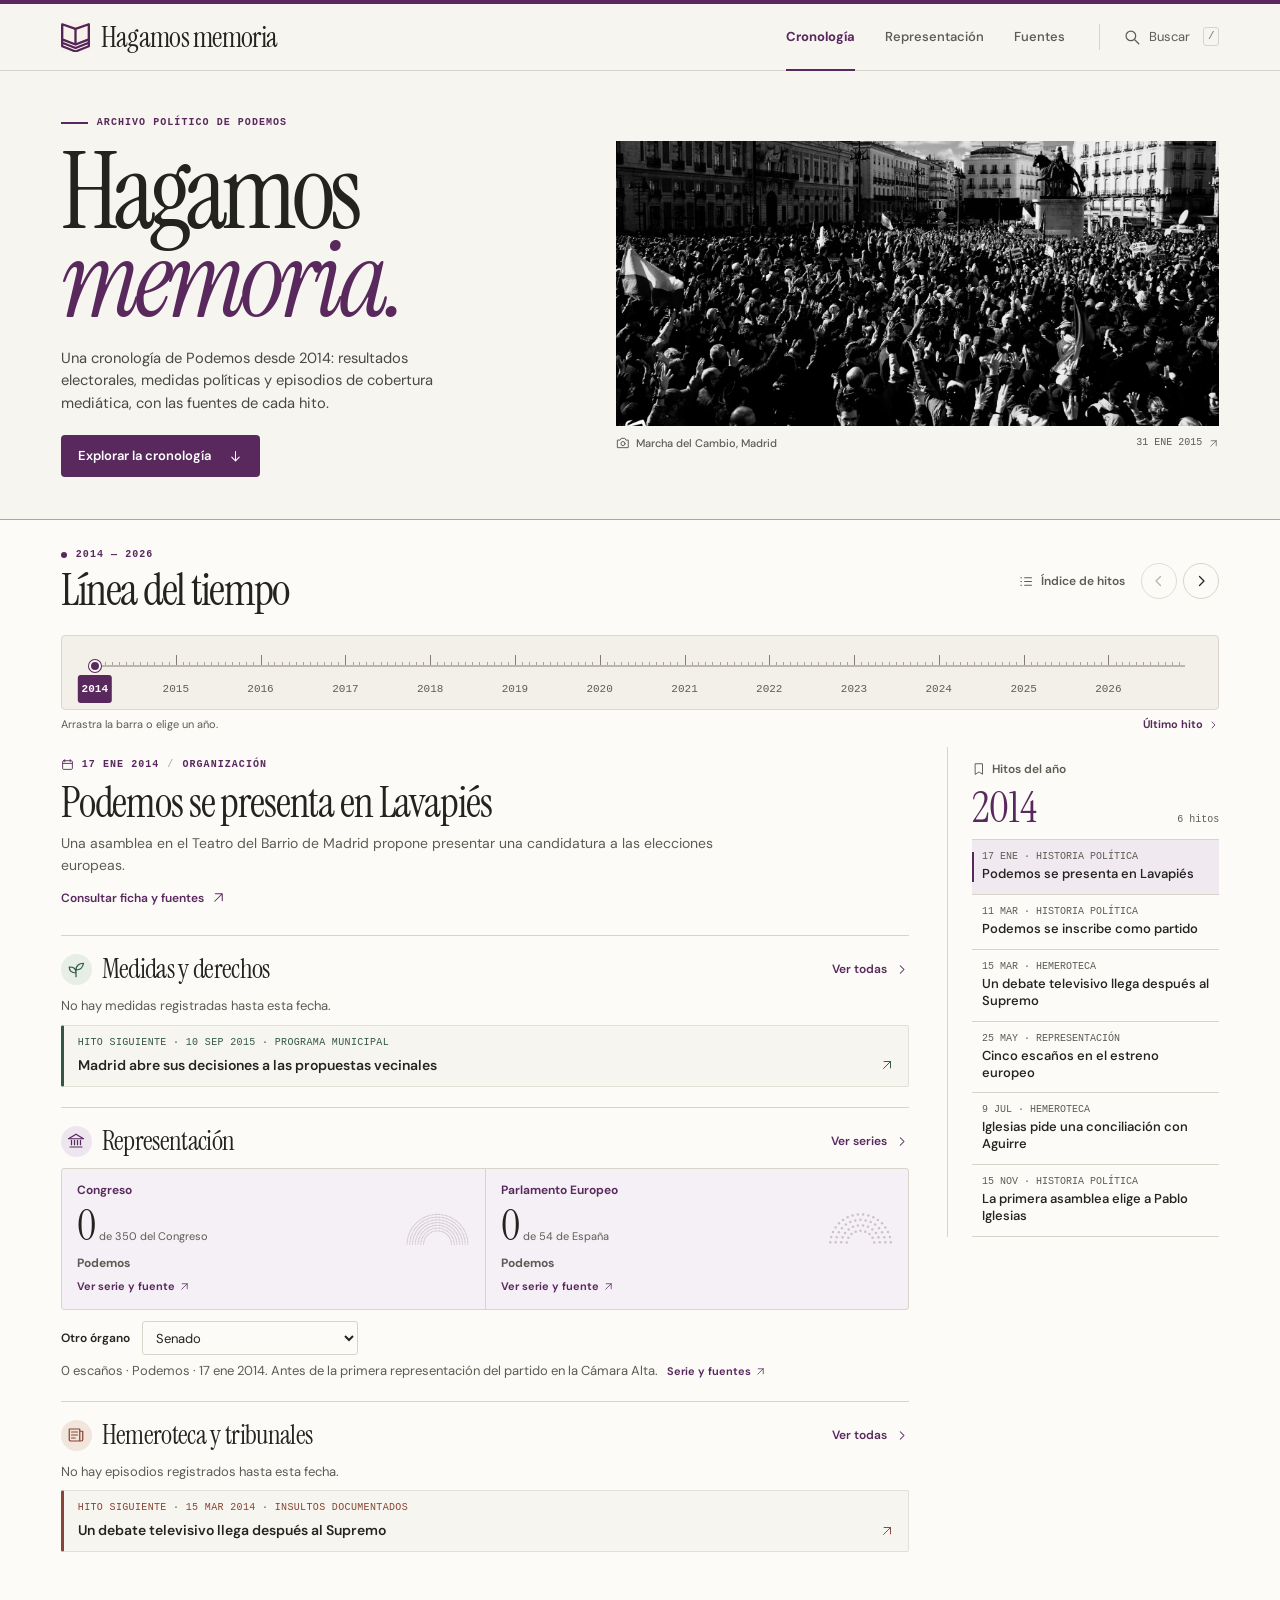
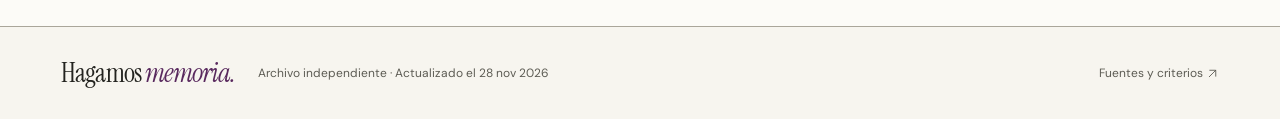
<file: hagamos-memoria/index.html>
<!doctype html>
<html lang="es">
<head>
  <meta charset="utf-8">
  <meta name="viewport" content="width=device-width, initial-scale=1">
  <meta name="theme-color" content="#f7f5ee">
  <title>Hagamos memoria · Archivo político de Podemos</title>
  <meta name="description" content="Una cronología documentada de Podemos desde 2014. Recorre elecciones, medidas sociales, titulares y resoluciones judiciales y consulta las fuentes de cada hito.">
  <meta property="og:title" content="Hagamos memoria · Archivo político de Podemos">
  <meta property="og:description" content="Recorre la historia de Podemos, fecha a fecha, con sus documentos y fuentes.">
  <meta property="og:type" content="website">
  <meta property="og:locale" content="es_ES">
  <meta property="og:image" content="https://alejandrommingo.github.io/hagamos-memoria/media/marcha-del-cambio.webp">
  <link rel="icon" href="icono.svg" type="image/svg+xml">
  <link rel="preload" href="media/instrument-serif.woff2" as="font" type="font/woff2" crossorigin>
  <link rel="preload" href="media/instrument-serif-italic.woff2" as="font" type="font/woff2" crossorigin>
  <link rel="stylesheet" href="archivo.css">
  <script src="archivo.js" defer></script>
</head>
<body>
  <a class="skip" href="#principal">Saltar al contenido</a>
  <header class="masthead">
    <div class="mast-inner wrap">
      <a class="brand" href="#cronologia" aria-label="Hagamos memoria, portada"><span class="brandmark" aria-hidden="true"><i></i><i></i><i></i></span><span>Hagamos memoria</span></a>
      <nav class="main-nav" aria-label="Navegación principal">
        <a href="#cronologia" data-page="cronologia" aria-current="page">Cronología</a>
        <a href="#representacion" data-page="representacion">Representación</a>
        <a href="#fuentes" data-page="fuentes">Fuentes</a>
      </nav>
      <button class="search-trigger" id="openSearch" type="button" aria-label="Buscar en el archivo"><i data-icon="search"></i><span>Buscar</span><kbd>/</kbd></button>
    </div>
  </header>
  <main id="principal">
    <section id="chronoPage">
      <div class="wrap hero">
        <div class="hero-copy">
          <div class="eyebrow hero-kicker"><span class="short-rule"></span> Archivo político de Podemos</div>
          <h1>Hagamos<br><em>memoria.</em></h1>
          <p>Una cronología de Podemos desde 2014: resultados electorales, medidas políticas y episodios de cobertura mediática, con las fuentes de cada hito.</p>
          <a class="hero-action" href="#explorar">Explorar la cronología <i data-icon="arrow-down"></i></a>
        </div>
        <figure class="hero-photo">
          <div class="photoframe"><img src="media/marcha-del-cambio.webp" width="1680" height="920" alt="Una multitud levanta las manos en la Puerta del Sol de Madrid durante la Marcha del Cambio."></div>
          <figcaption><span><i data-icon="camera"></i> Marcha del Cambio, Madrid</span><a href="#fotografia" title="Ver crédito y licencia">31 ene 2015 <i data-icon="north-east"></i></a></figcaption>
        </figure>
      </div>
      <section id="explorar" class="explore" aria-labelledby="timeTitle">
        <div class="wrap">
          <div class="section-top">
            <div><div class="eyebrow"><span class="round-point"></span> 2014 — 2026</div><h2 id="timeTitle">Línea del tiempo</h2></div>
            <div class="time-actions"><button class="index-trigger" id="indexButton" type="button" aria-label="Índice de hitos"><i data-icon="list"></i> Índice de hitos</button><div class="arrow-pair"><button class="arrow-button" id="prev" type="button" aria-label="Hito anterior"><i data-icon="left"></i></button><button class="arrow-button" id="next" type="button" aria-label="Hito siguiente"><i data-icon="right"></i></button></div></div>
          </div>
          <div class="ruler-box" id="rulerBox">
            <div class="ruler" id="ruler"><div id="rulerTicks" class="ruler-ticks" aria-hidden="true"></div><div class="ruler-base"></div><div class="ruler-progress" id="rulerProgress"></div>
              <input type="range" id="timeRange" aria-label="Recorrer los hitos por fecha" min="0" max="100" step="0.01" value="0">
              <div id="rulerKnob" class="ruler-knob" aria-hidden="true"></div></div>
            <div class="year-buttons" id="yearButtons" aria-label="Saltar a un año"></div>
          </div>
          <div class="ruler-help"><span>Arrastra la barra o elige un año.</span><button type="button" id="lastEvent">Último hito <i data-icon="right"></i></button></div>
          <div class="reading-layout">
            <div class="main-lanes">
              <div class="selection" id="selection"></div>
              <div id="socialLane"></div>
              <div id="seatsLane"></div>
              <div id="pressLane"></div>
            </div>
            <aside class="year-aside" aria-label="Hitos del año seleccionado"><div class="aside-heading"><i data-icon="bookmark"></i><span>Hitos del año</span></div><div class="aside-year"><span id="asideYear"></span><span id="yearCount"></span></div><div id="yearList"></div></aside>
          </div>
        </div>
      </section>
    </section>
    <section id="repPage" class="secondary wrap" hidden></section>
    <section id="sourcePage" class="secondary wrap" hidden></section>
  </main>
  <footer><div class="wrap foot-inner"><a href="#cronologia" class="footer-brand">Hagamos <em>memoria.</em></a><span>Archivo independiente · Actualizado el 28 nov 2026</span><a href="#fuentes">Fuentes y criterios <i data-icon="north-east"></i></a></div></footer>
  <div class="follow-bar" id="followBar" hidden><div class="follow-inner"><span id="followText"></span><button id="followPrev" class="arrow-button" type="button" aria-label="Hito anterior"></button><button id="followNext" class="arrow-button" type="button" aria-label="Hito siguiente"></button></div></div>
  <dialog id="panel" aria-labelledby="dialogTitle"><div id="dialogInner"></div></dialog>
  <noscript><div class="no-js">Activa JavaScript para recorrer la cronología. Puedes consultar el <a href="archivo.json">archivo de datos y sus fuentes</a>.</div></noscript>
</body>
</html>
</file>
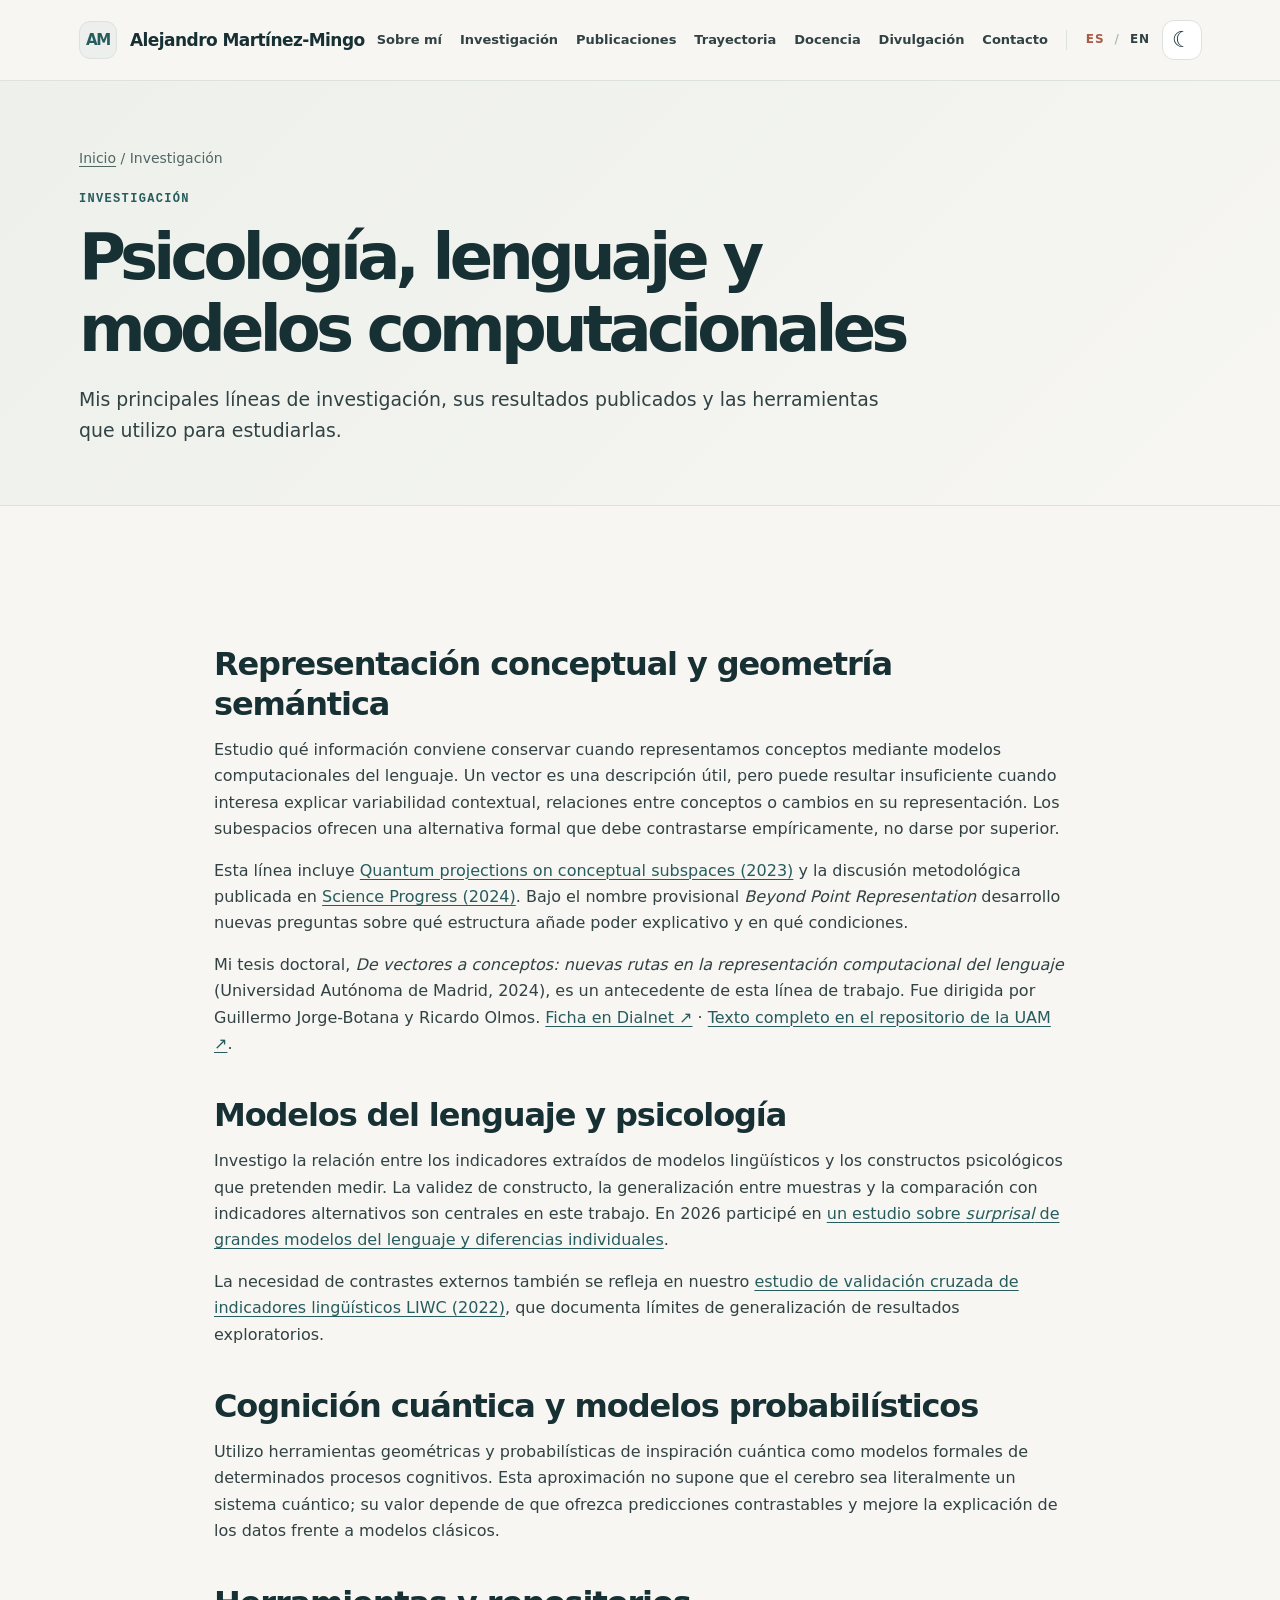
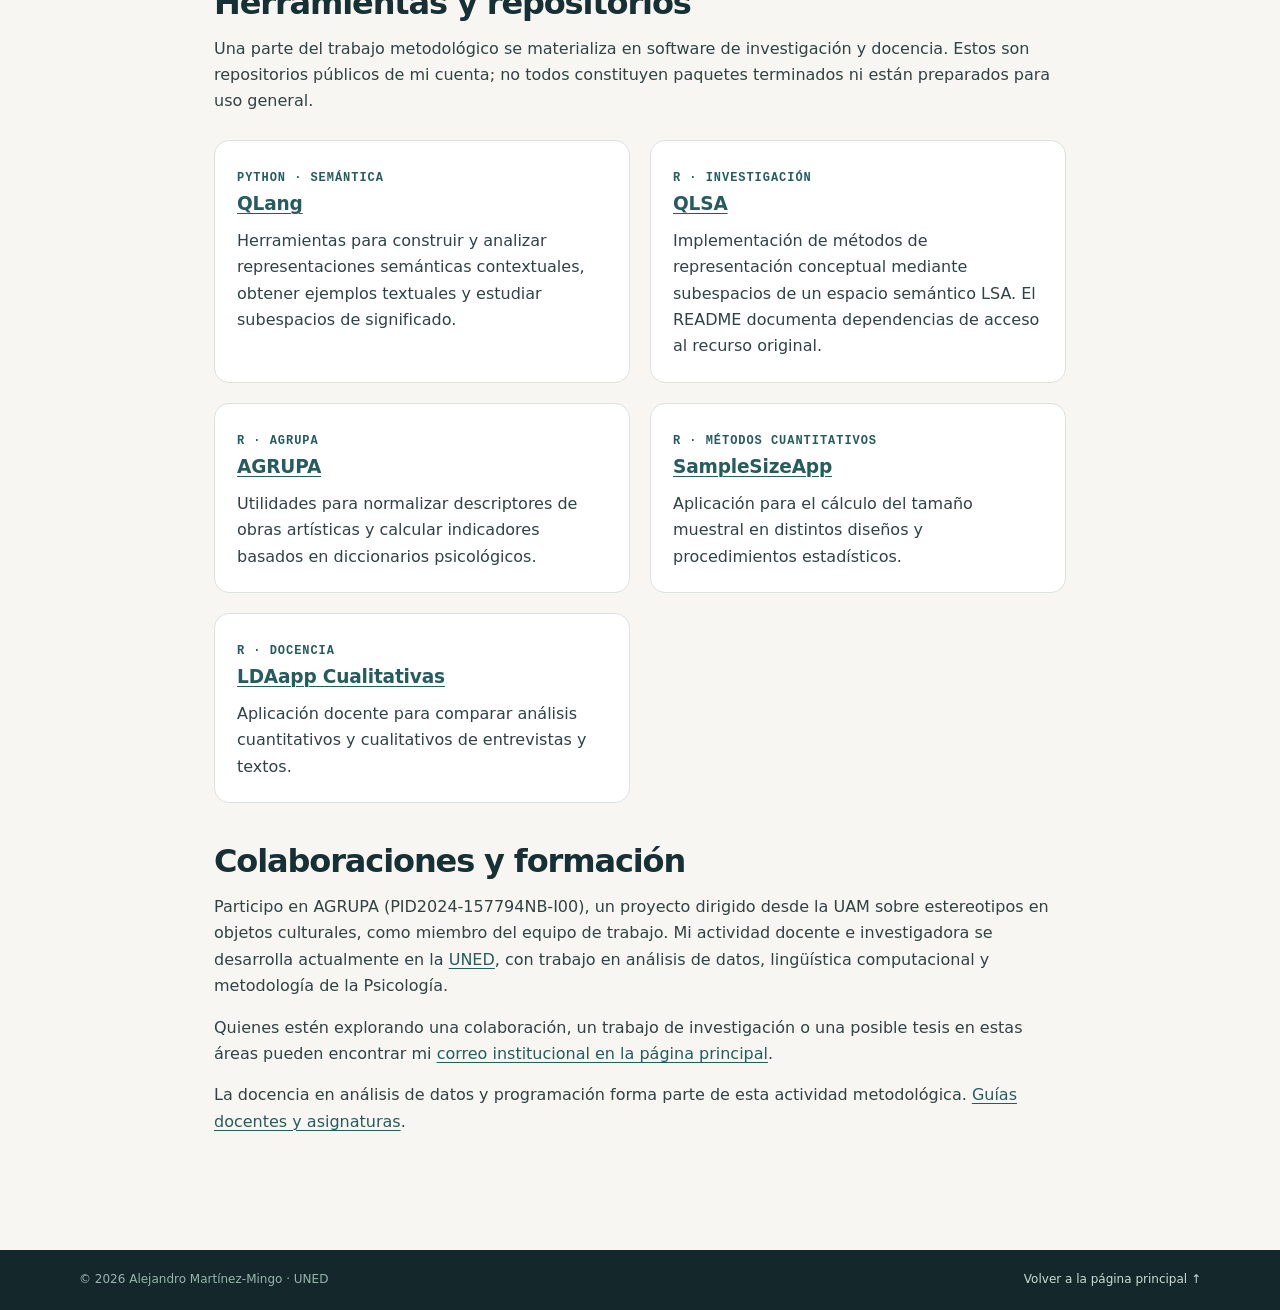
<file: investigacion/index.html>
<!DOCTYPE html>

<html lang="es"><head><meta charset="utf-8"/><meta content="width=device-width,initial-scale=1" name="viewport"/><script>try{const t=localStorage.getItem('academic-theme');document.documentElement.dataset.theme=t||((window.matchMedia&&matchMedia('(prefers-color-scheme: dark)').matches)?'dark':'light');}catch(e){document.documentElement.dataset.theme='light'}</script><meta content="#f7f6f2" name="theme-color"/><title>Investigación | Psicología cognitiva, IA y modelos del lenguaje | Alejandro Martínez-Mingo</title><meta content="Líneas de investigación, publicaciones y código: subespacios semánticos, cognición cuántica, modelos del lenguaje, validez de constructo y metodología." name="description"/><meta content="Alejandro Martínez-Mingo" name="author"/><meta content="index,follow,max-image-preview:large" name="robots"/><meta content="website" property="og:type"/><meta content="Alejandro Martínez-Mingo" property="og:site_name"/><meta content="Investigación | Psicología cognitiva, IA y modelos del lenguaje | Alejandro Martínez-Mingo" property="og:title"/><meta content="Líneas de investigación, publicaciones y código: subespacios semánticos, cognición cuántica, modelos del lenguaje, validez de constructo y metodología." property="og:description"/><meta content="https://alejandrommingo.github.io/investigacion/" property="og:url"/><meta property="og:image" content="https://alejandrommingo.github.io/assets/social-preview-full-geometry.png"/><meta content="es_ES" property="og:locale"/><meta name="twitter:card" content="summary_large_image"/><meta content="Investigación | Psicología cognitiva, IA y modelos del lenguaje | Alejandro Martínez-Mingo" name="twitter:title"/><meta content="Líneas de investigación, publicaciones y código: subespacios semánticos, cognición cuántica, modelos del lenguaje, validez de constructo y metodología." name="twitter:description"/><meta name="twitter:image" content="https://alejandrommingo.github.io/assets/social-preview-full-geometry.png"/><link href="https://alejandrommingo.github.io/investigacion/" rel="canonical"/><link href="https://alejandrommingo.github.io/investigacion/" hreflang="es" rel="alternate"/><link href="https://alejandrommingo.github.io/en/research/" hreflang="en" rel="alternate"/><link href="https://alejandrommingo.github.io/investigacion/" hreflang="x-default" rel="alternate"/><link href="../assets/site.css" rel="stylesheet"/><link href="../favicon.svg?v=2" rel="icon" type="image/svg+xml"/><link href="../favicon-32.png?v=2" rel="icon" type="image/png" sizes="32x32"/><link href="../apple-touch-icon.png?v=2" rel="apple-touch-icon" sizes="180x180"/><script type="application/ld+json">{"@context":"https://schema.org","@type":"WebPage","@id":"https://alejandrommingo.github.io/investigacion/#page","url":"https://alejandrommingo.github.io/investigacion/","name":"Investigación | Psicología cognitiva, IA y modelos del lenguaje | Alejandro Martínez-Mingo","description":"Líneas de investigación, publicaciones y código: subespacios semánticos, cognición cuántica, modelos del lenguaje, validez de constructo y metodología.","inLanguage":"es","author":{"@id":"https://alejandrommingo.github.io/#person","@type":"Person","name":"Alejandro Martínez-Mingo","sameAs":["https://bsky.app/profile/amartinezm.bsky.social"]}}</script><meta property="og:image:alt" content="Vista previa académica de Alejandro Martínez-Mingo con la figura geométrica completa de proyección ortogonal"/><meta name="twitter:image:alt" content="Vista previa académica de Alejandro Martínez-Mingo con la figura geométrica completa de proyección ortogonal"/><script defer="" src="../assets/theme.js"></script><meta property="og:image:secure_url" content="https://alejandrommingo.github.io/assets/social-preview-full-geometry.png"/><meta property="og:image:type" content="image/png"/><meta property="og:image:width" content="1200"/><meta property="og:image:height" content="630"/></head><body><a class="skip" href="#main">Saltar al contenido</a><header class="topbar"><nav aria-label="Navegación principal" class="container nav">
<details class="mobile-menu"><summary aria-label="Abrir menú de navegación" class="menu-trigger"><span aria-hidden="true" class="hamburger"><i></i><i></i><i></i></span><span class="sr-only">Menú</span></summary><div class="menu-panel"><a href="../#sobre-mi">Sobre mí</a><a href="../#investigacion">Investigación</a><a href="../#publicaciones">Publicaciones</a><a href="../#trayectoria">Trayectoria</a><a href="../docencia/">Docencia</a><a href="../divulgacion/">Divulgación</a><a href="../#contacto">Contacto</a><div class="menu-sep"></div><a href="../investigacion/">Investigación y código</a><a class="menu-lang" href="../en/">English version</a></div></details>
<a class="brand" href="../#inicio"><span class="brand-mark">AM</span><span class="brand-copy">Alejandro Martínez-Mingo</span></a>
<div class="nav-links"><a href="../#sobre-mi">Sobre mí</a><a href="../#investigacion">Investigación</a><a href="../#publicaciones">Publicaciones</a><a href="../#trayectoria">Trayectoria</a><a href="../docencia/">Docencia</a><a href="../divulgacion/">Divulgación</a><a href="../#contacto">Contacto</a><div aria-label="Idioma" class="lang-switch"><span aria-current="page" class="active">ES</span><span class="sep">/</span><a href="../en/" lang="en">EN</a></div></div>
<button aria-label="Activar tema oscuro" aria-pressed="false" class="theme-toggle" title="Cambiar tema claro/oscuro" type="button"><span aria-hidden="true" class="theme-symbol theme-moon">☾</span><span aria-hidden="true" class="theme-symbol theme-sun">☀</span></button></nav></header><main id="main"><section class="subhero"><div class="container"><p class="breadcrumb"><a href="../">Inicio</a> / Investigación</p><div class="eyebrow">Investigación</div><h1>Psicología, lenguaje y modelos computacionales</h1><p class="intro">Mis principales líneas de investigación, sus resultados publicados y las herramientas que utilizo para estudiarlas.</p></div></section><section class="section"><div class="container prose">
<h2>Representación conceptual y geometría semántica</h2>
<p>Estudio qué información conviene conservar cuando representamos conceptos mediante modelos computacionales del lenguaje. Un vector es una descripción útil, pero puede resultar insuficiente cuando interesa explicar variabilidad contextual, relaciones entre conceptos o cambios en su representación. Los subespacios ofrecen una alternativa formal que debe contrastarse empíricamente, no darse por superior.</p>
<p>Esta línea incluye <a href="https://doi.org/10.1016/j.cogsys.2023.101154">Quantum projections on conceptual subspaces (2023)</a> y la discusión metodológica publicada en <a href="https://doi.org/10.1177/00368504241238773">Science Progress (2024)</a>. Bajo el nombre provisional <em>Beyond Point Representation</em> desarrollo nuevas preguntas sobre qué estructura añade poder explicativo y en qué condiciones.</p>
<p>Mi tesis doctoral, <em>De vectores a conceptos: nuevas rutas en la representación computacional del lenguaje</em> (Universidad Autónoma de Madrid, 2024), es un antecedente de esta línea de trabajo. Fue dirigida por Guillermo Jorge-Botana y Ricardo Olmos. <a href="https://dialnet.unirioja.es/servlet/tesis?codigo=329016" target="_blank" rel="noopener noreferrer">Ficha en Dialnet ↗</a> · <a href="https://repositorio.uam.es/bitstreams/eda53f6e-414b-4671-93dd-dcb6bda9d15c/download" target="_blank" rel="noopener noreferrer">Texto completo en el repositorio de la UAM ↗</a>.</p>
<h2>Modelos del lenguaje y psicología</h2>
<p>Investigo la relación entre los indicadores extraídos de modelos lingüísticos y los constructos psicológicos que pretenden medir. La validez de constructo, la generalización entre muestras y la comparación con indicadores alternativos son centrales en este trabajo. En 2026 participé en <a href="https://doi.org/10.3758/s13428-026-03117-7">un estudio sobre <em>surprisal</em> de grandes modelos del lenguaje y diferencias individuales</a>.</p>
<p>La necesidad de contrastes externos también se refleja en nuestro <a href="https://doi.org/10.3390/psych4040059">estudio de validación cruzada de indicadores lingüísticos LIWC (2022)</a>, que documenta límites de generalización de resultados exploratorios.</p>
<h2>Cognición cuántica y modelos probabilísticos</h2>
<p>Utilizo herramientas geométricas y probabilísticas de inspiración cuántica como modelos formales de determinados procesos cognitivos. Esta aproximación no supone que el cerebro sea literalmente un sistema cuántico; su valor depende de que ofrezca predicciones contrastables y mejore la explicación de los datos frente a modelos clásicos.</p>
<h2>Herramientas y repositorios</h2>
<p>Una parte del trabajo metodológico se materializa en software de investigación y docencia. Estos son repositorios públicos de mi cuenta; no todos constituyen paquetes terminados ni están preparados para uso general.</p>
<div class="evidence-grid">
<div class="evidence"><span class="small-label">Python · Semántica</span><h3><a href="https://github.com/alejandrommingo/QLang">QLang</a></h3><p>Herramientas para construir y analizar representaciones semánticas contextuales, obtener ejemplos textuales y estudiar subespacios de significado.</p></div>
<div class="evidence"><span class="small-label">R · Investigación</span><h3><a href="https://github.com/alejandrommingo/QLSA">QLSA</a></h3><p>Implementación de métodos de representación conceptual mediante subespacios de un espacio semántico LSA. El README documenta dependencias de acceso al recurso original.</p></div>
<div class="evidence"><span class="small-label">R · AGRUPA</span><h3><a href="https://github.com/alejandrommingo/AGRUPA">AGRUPA</a></h3><p>Utilidades para normalizar descriptores de obras artísticas y calcular indicadores basados en diccionarios psicológicos.</p></div>
<div class="evidence"><span class="small-label">R · Métodos cuantitativos</span><h3><a href="https://github.com/alejandrommingo/SampleSizeApp">SampleSizeApp</a></h3><p>Aplicación para el cálculo del tamaño muestral en distintos diseños y procedimientos estadísticos.</p></div>
<div class="evidence"><span class="small-label">R · Docencia</span><h3><a href="https://github.com/alejandrommingo/LDAapp_Cualitativas">LDAapp Cualitativas</a></h3><p>Aplicación docente para comparar análisis cuantitativos y cualitativos de entrevistas y textos.</p></div>
</div>
<h2>Colaboraciones y formación</h2>
<p>Participo en AGRUPA (PID2024-157794NB-I00), un proyecto dirigido desde la UAM sobre estereotipos en objetos culturales, como miembro del equipo de trabajo. Mi actividad docente e investigadora se desarrolla actualmente en la <a href="https://www.uned.es/universidad/docentes/psicologia/alejandro-martinez-mingo.html">UNED</a>, con trabajo en análisis de datos, lingüística computacional y metodología de la Psicología.</p>
<p>Quienes estén explorando una colaboración, un trabajo de investigación o una posible tesis en estas áreas pueden encontrar mi <a href="../#contacto">correo institucional en la página principal</a>.</p>
<p>La docencia en análisis de datos y programación forma parte de esta actividad metodológica. <a href="../docencia/">Guías docentes y asignaturas</a>.</p></div></section></main><footer class="foot"><div class="container footer-inner"><small>© 2026 Alejandro Martínez-Mingo · UNED</small><a href="../">Volver a la página principal ↑</a></div></footer><script id="nav-enhancement">
/* Minimal progressive enhancement: the site stays usable without JavaScript. */
for (const menu of document.querySelectorAll('.mobile-menu')) {
  const trigger = menu.querySelector('summary');
  const closeMenu = () => { menu.open = false; };
  menu.querySelectorAll('a').forEach(link => link.addEventListener('click', closeMenu));
  document.addEventListener('pointerdown', event => {
    if (menu.open && !menu.contains(event.target)) closeMenu();
  });
  document.addEventListener('keydown', event => {
    if (event.key === 'Escape' && menu.open) {
      closeMenu();
      trigger.focus();
    }
  });
}
</script></body></html>
</file>
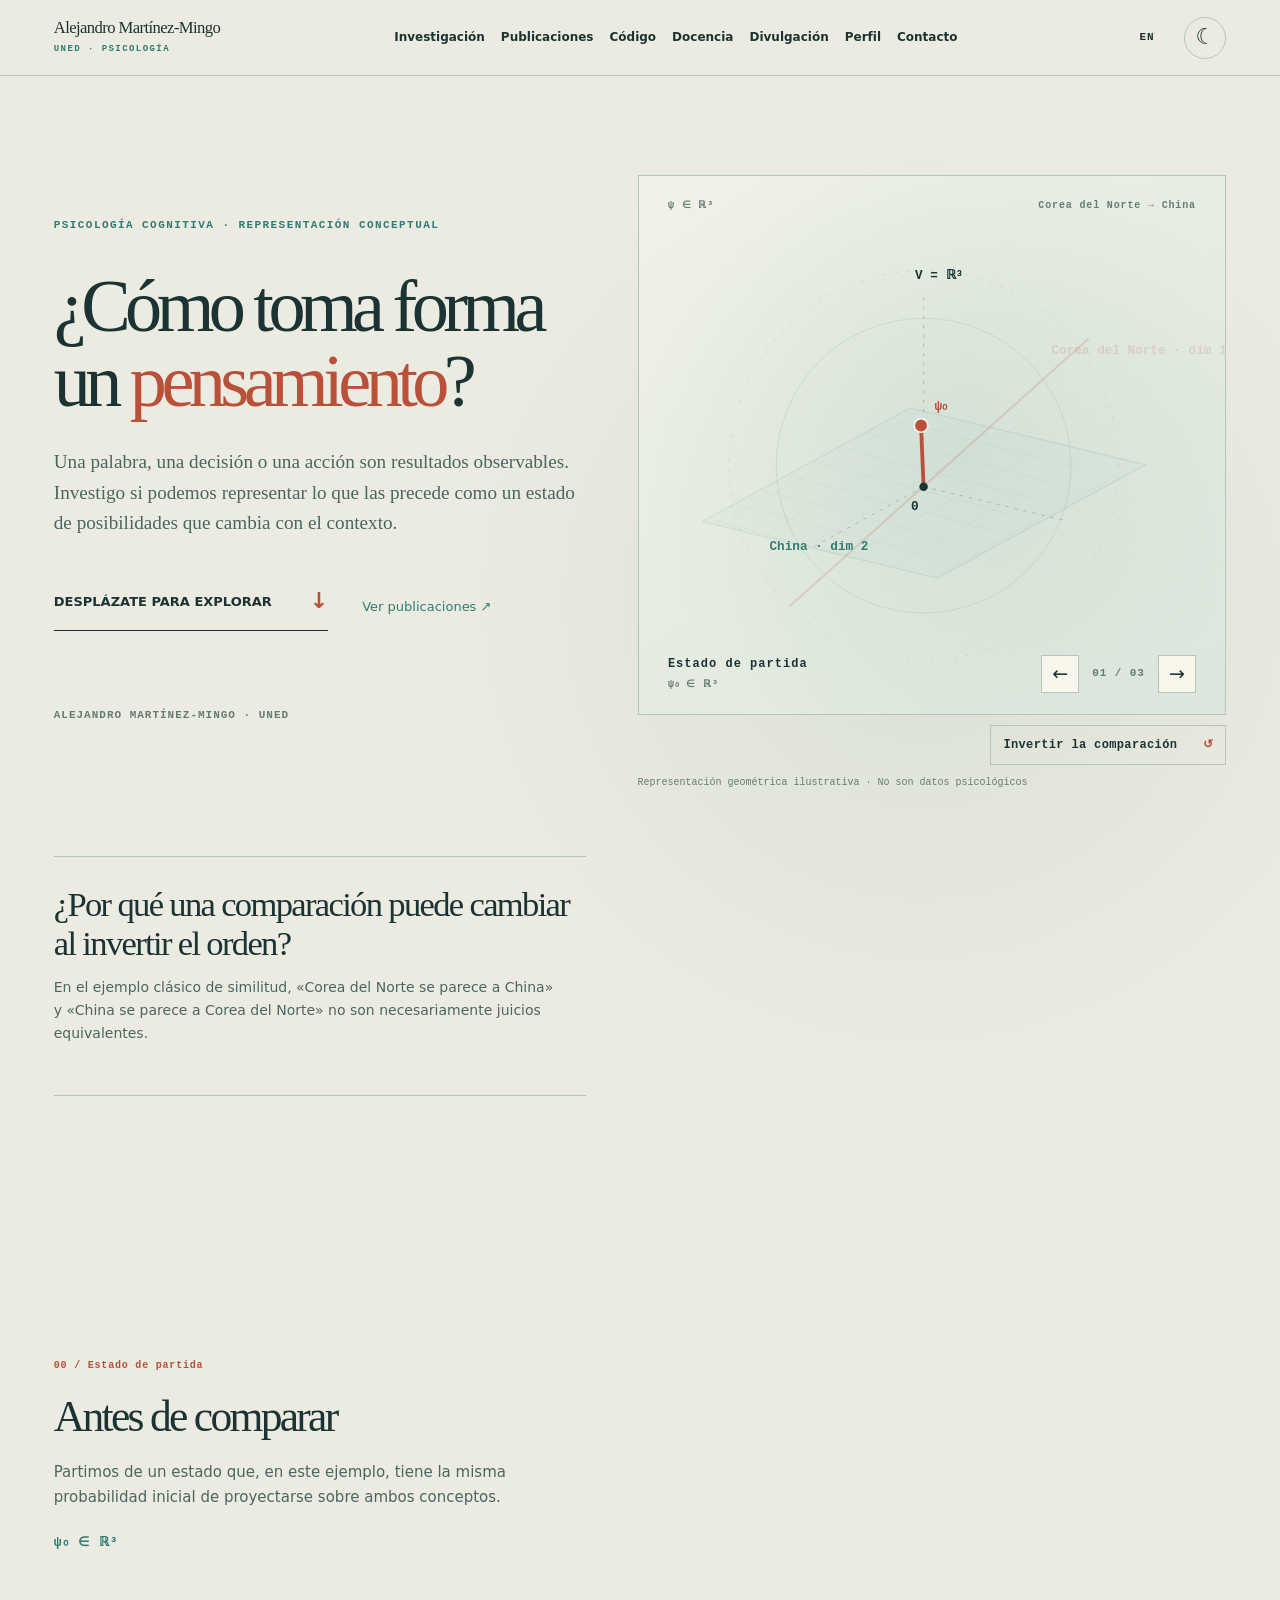
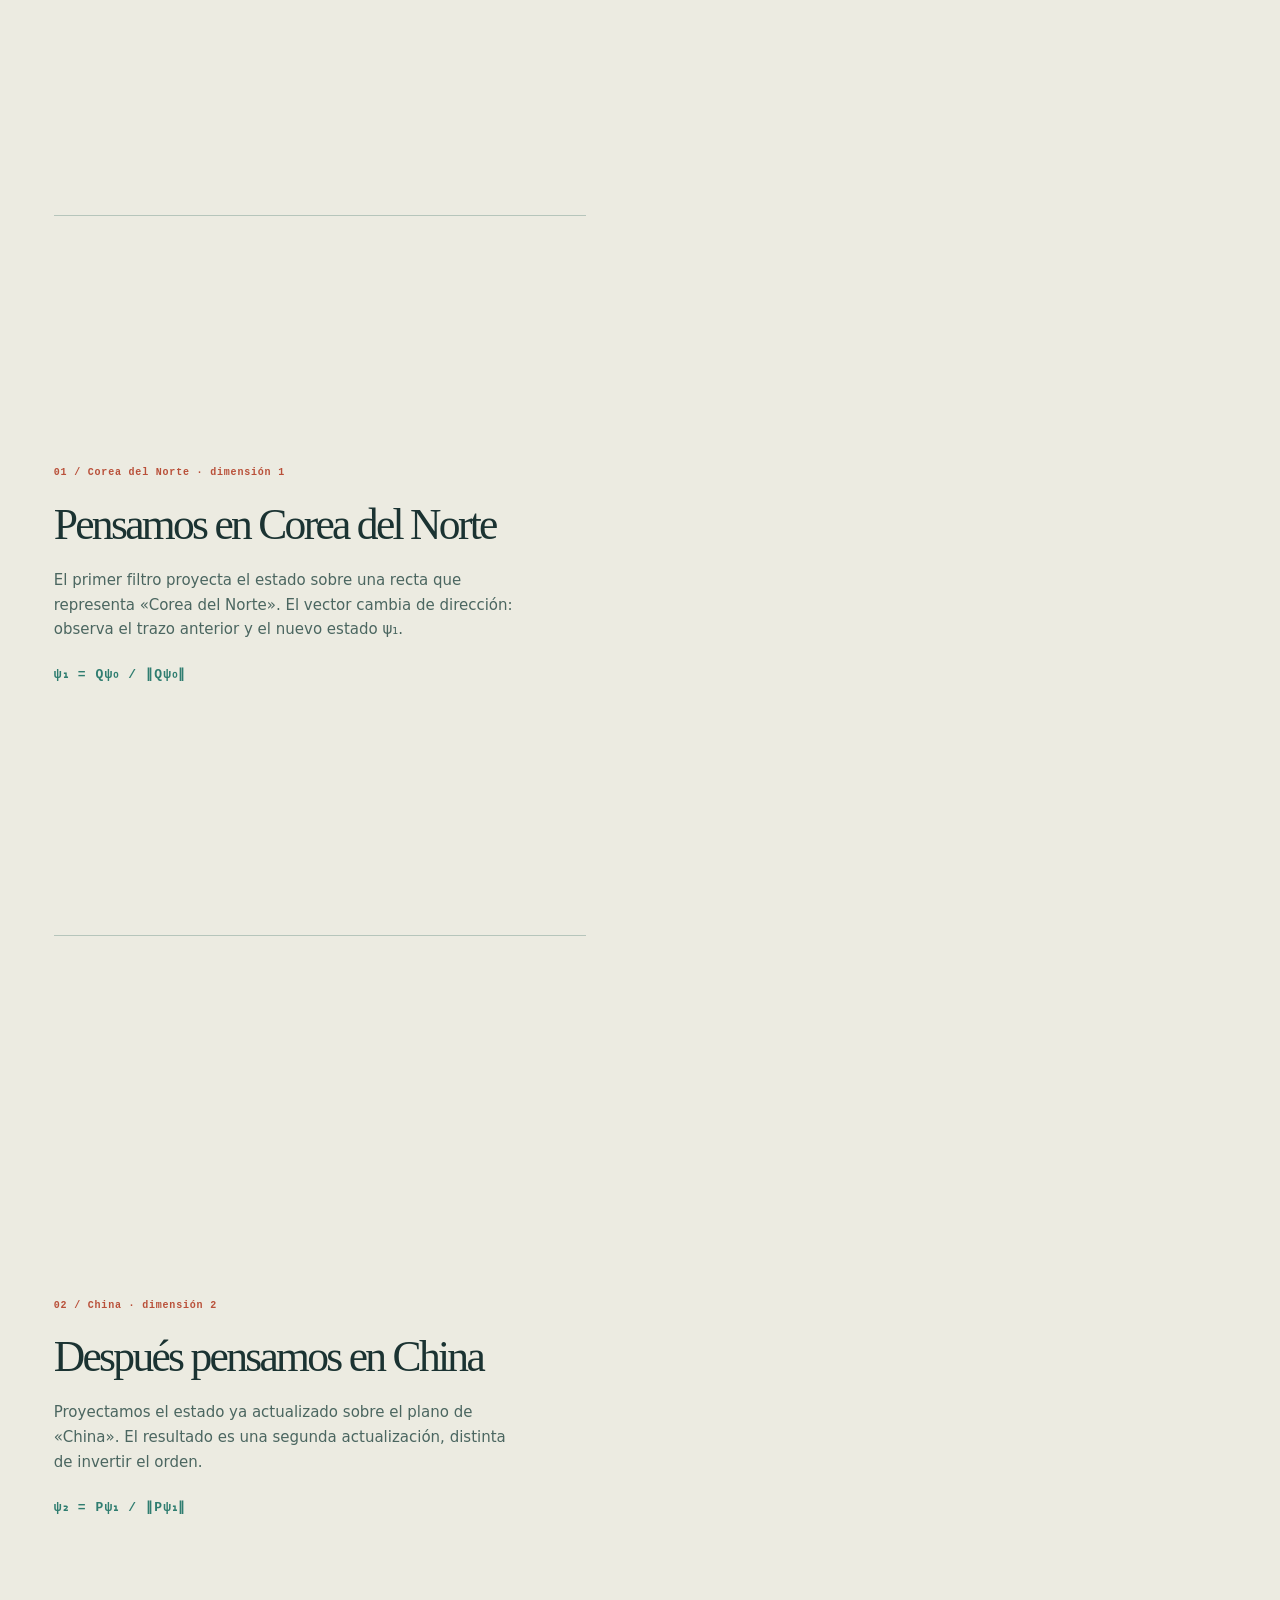
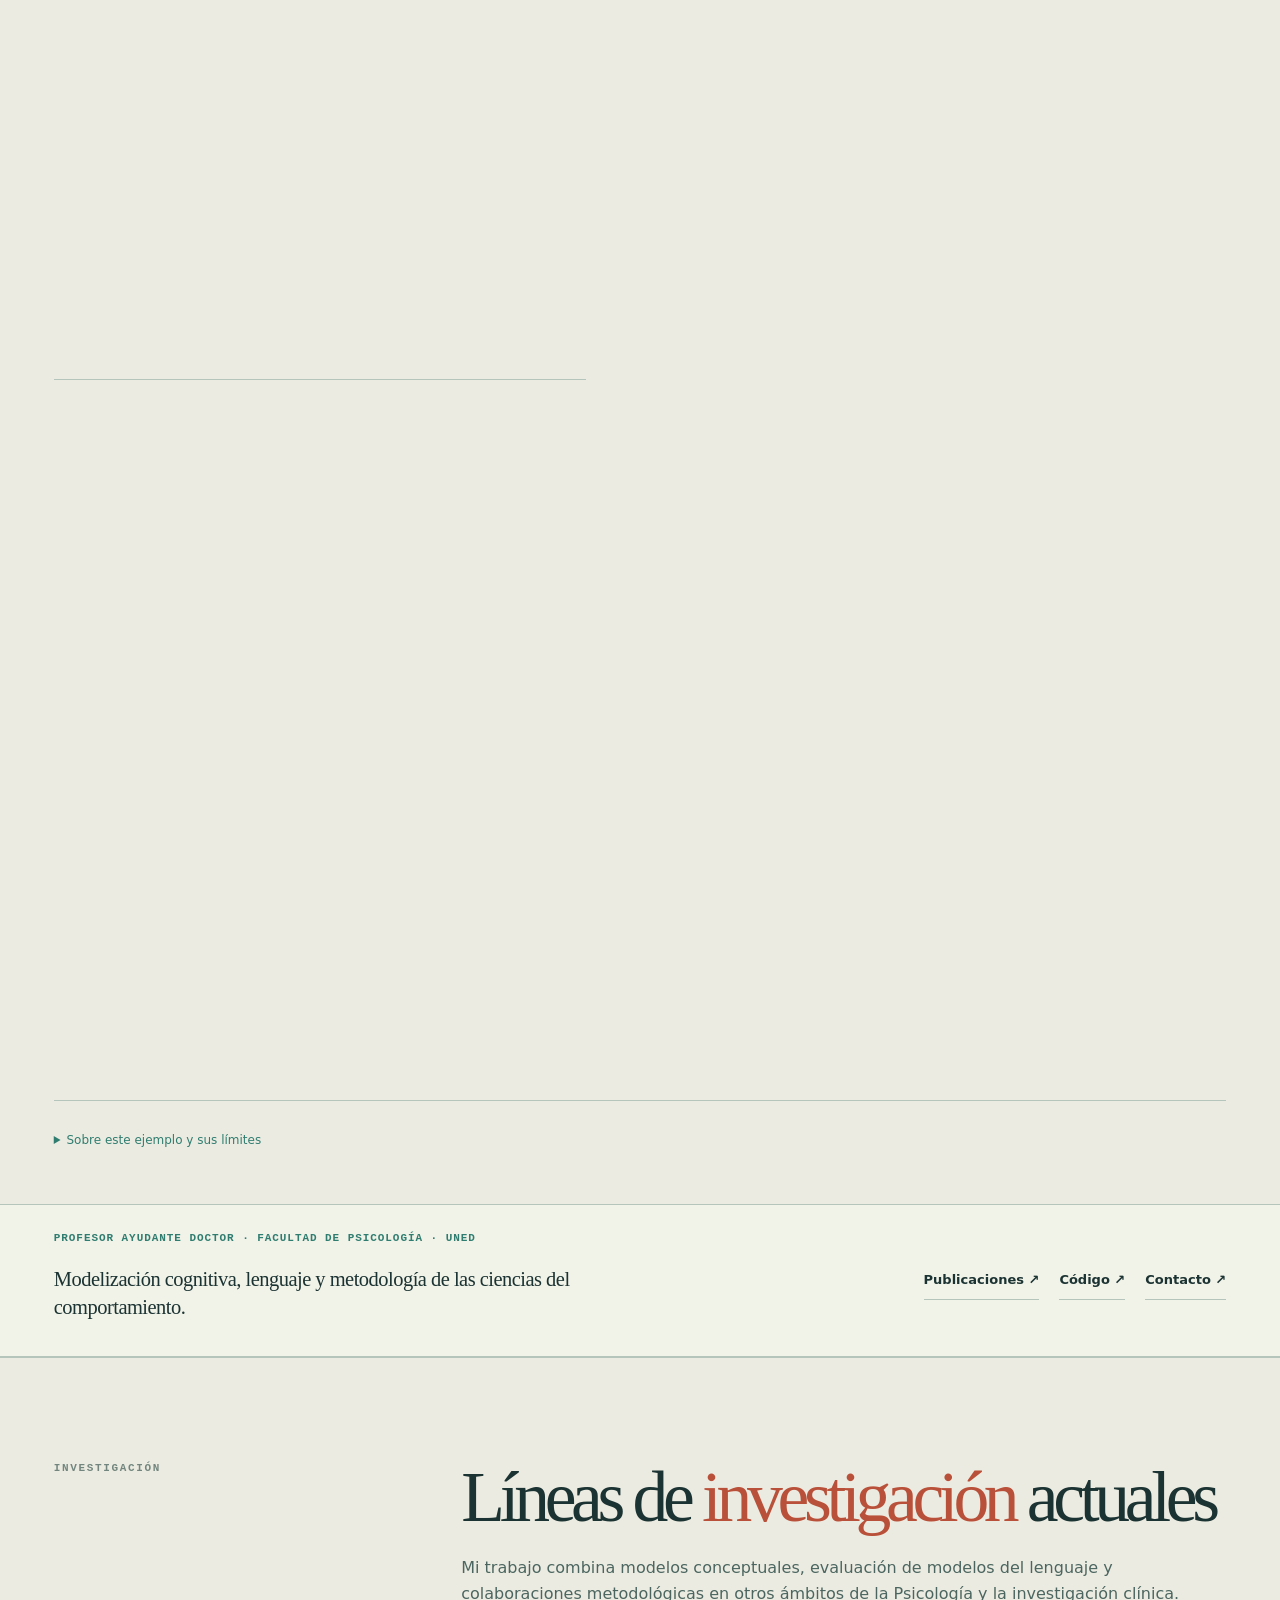
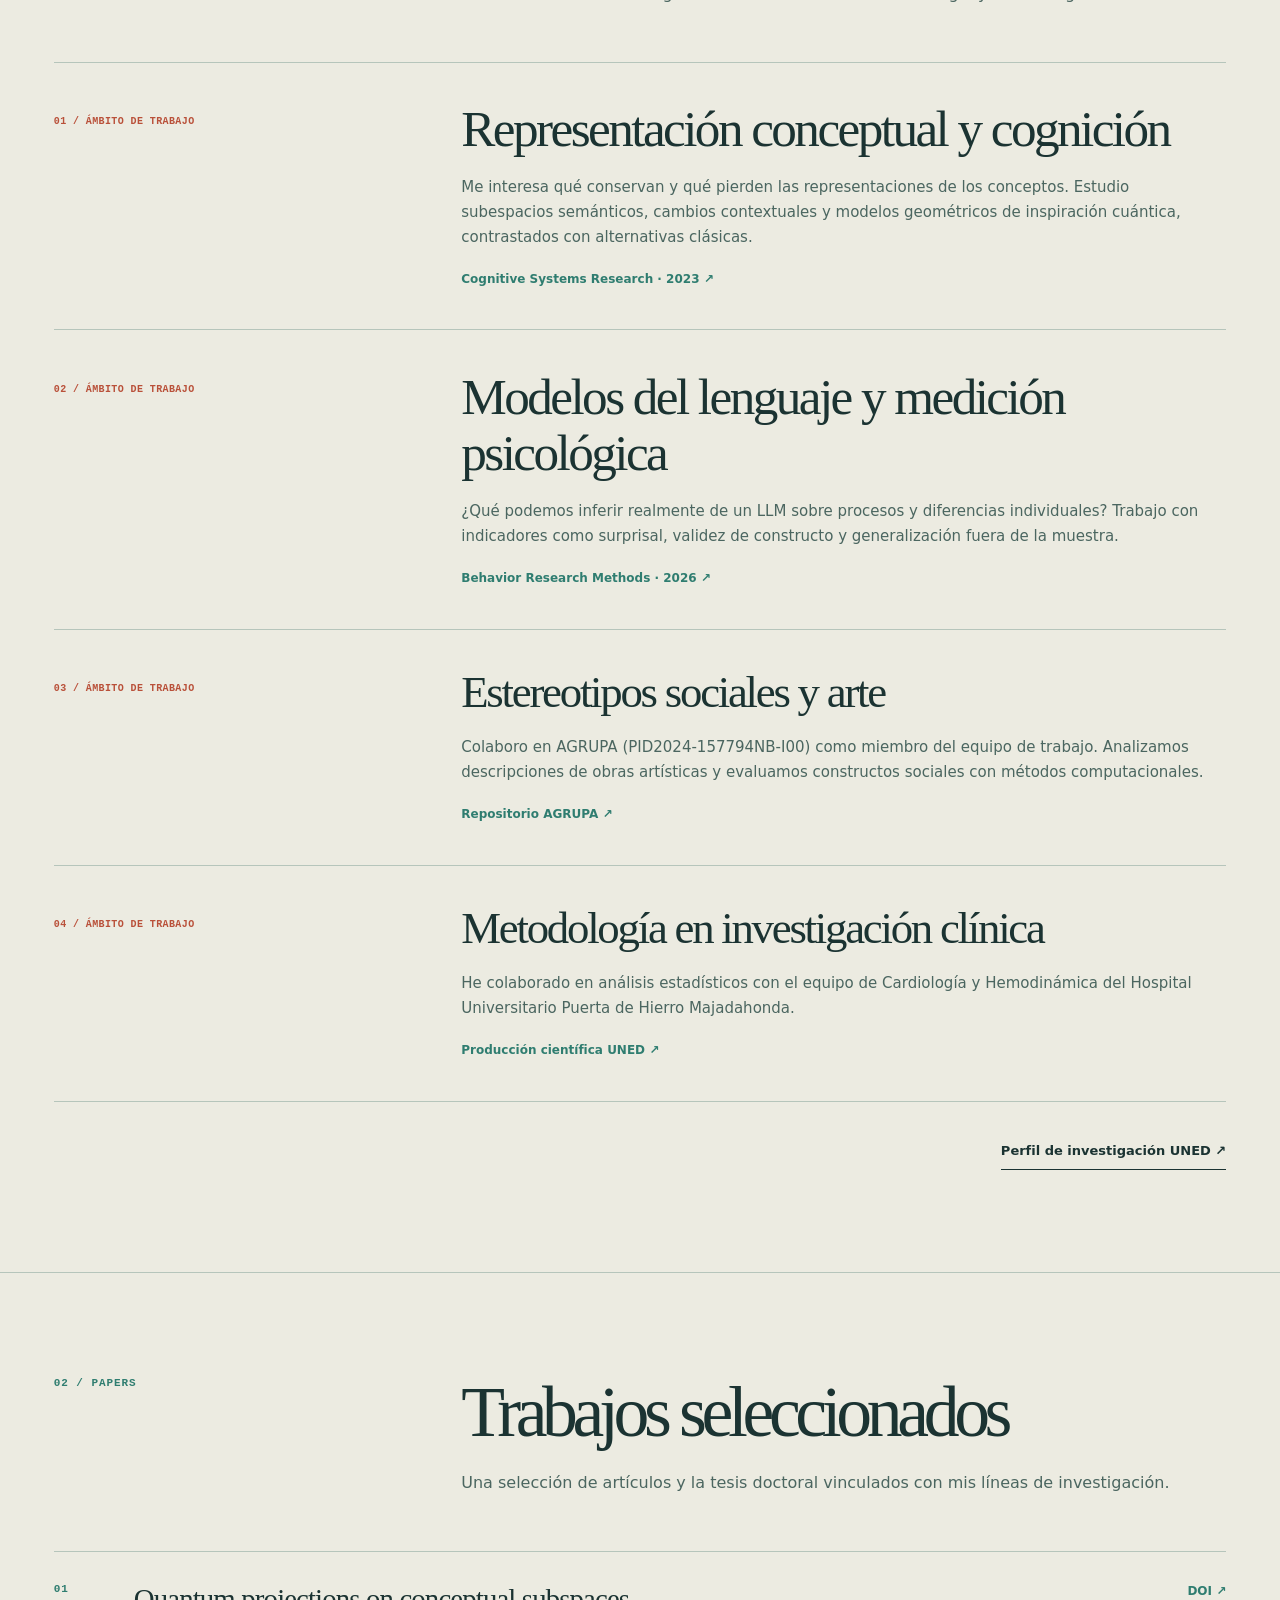
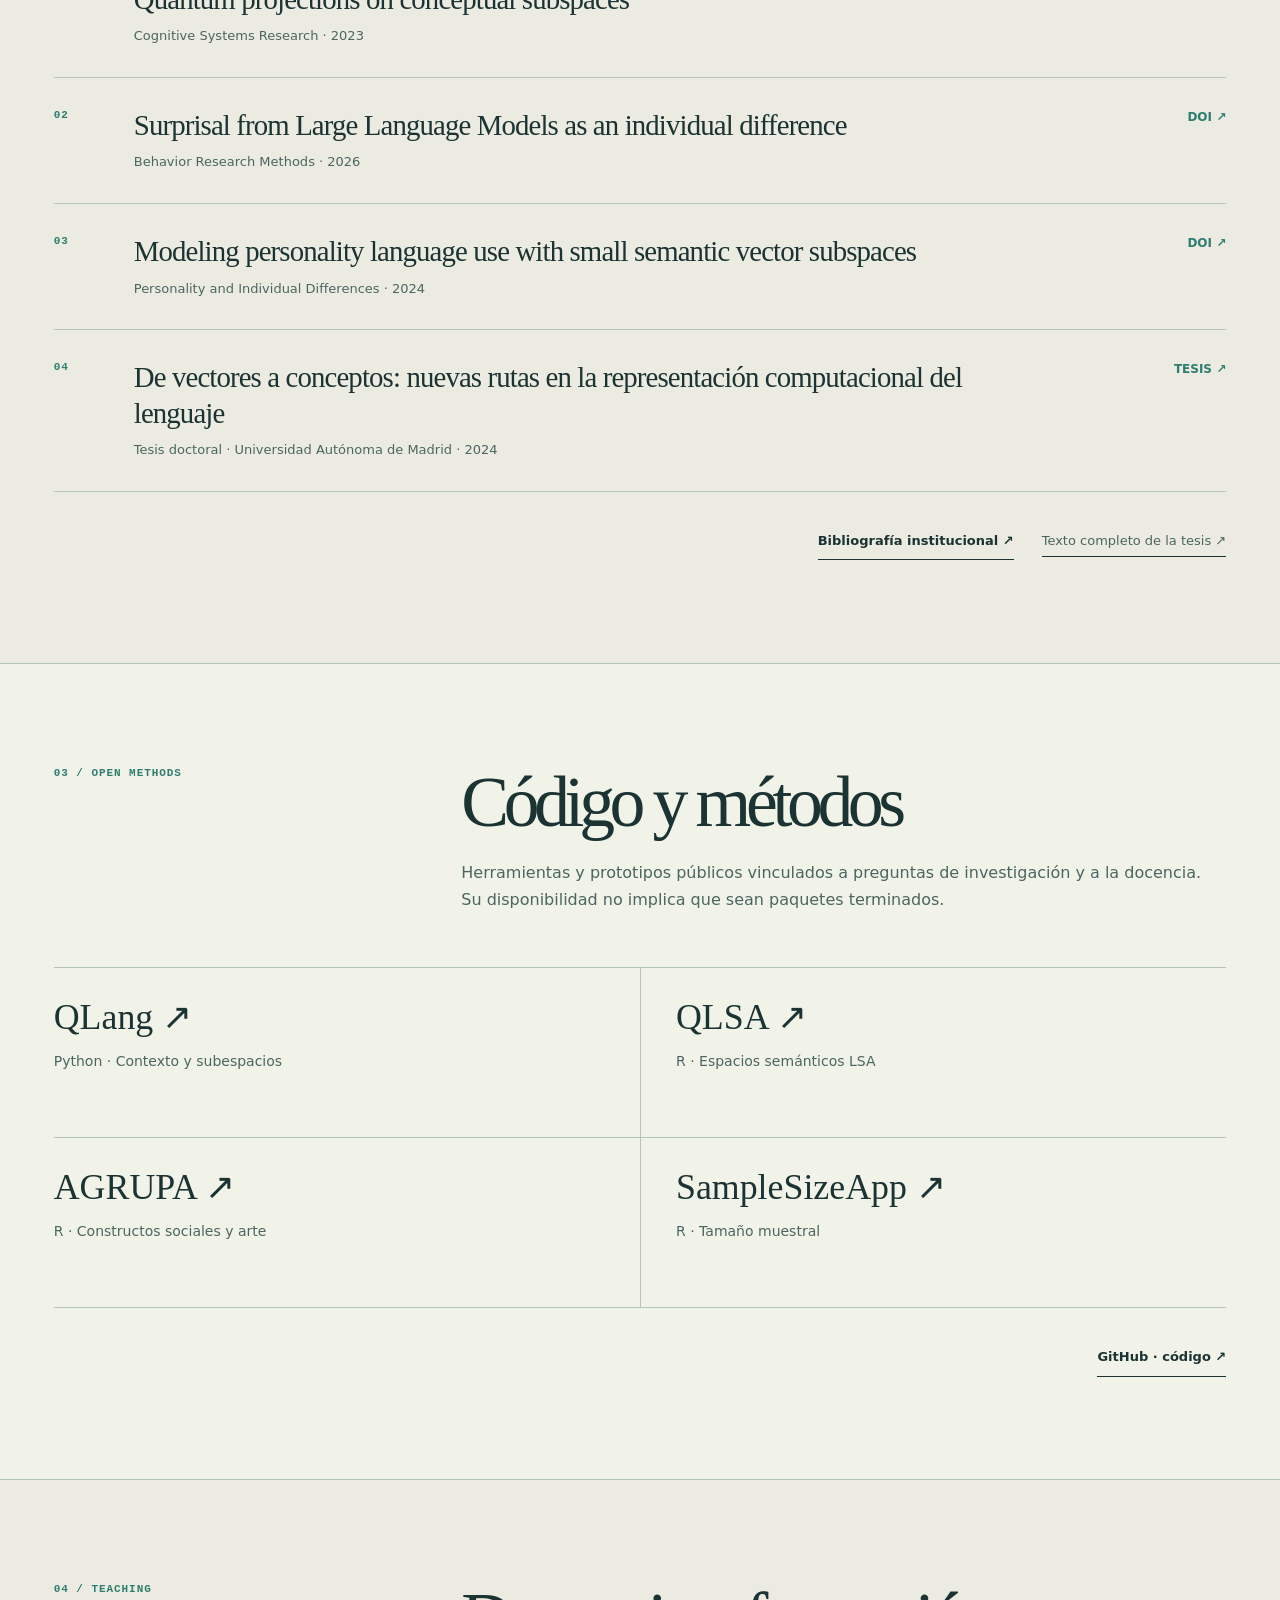
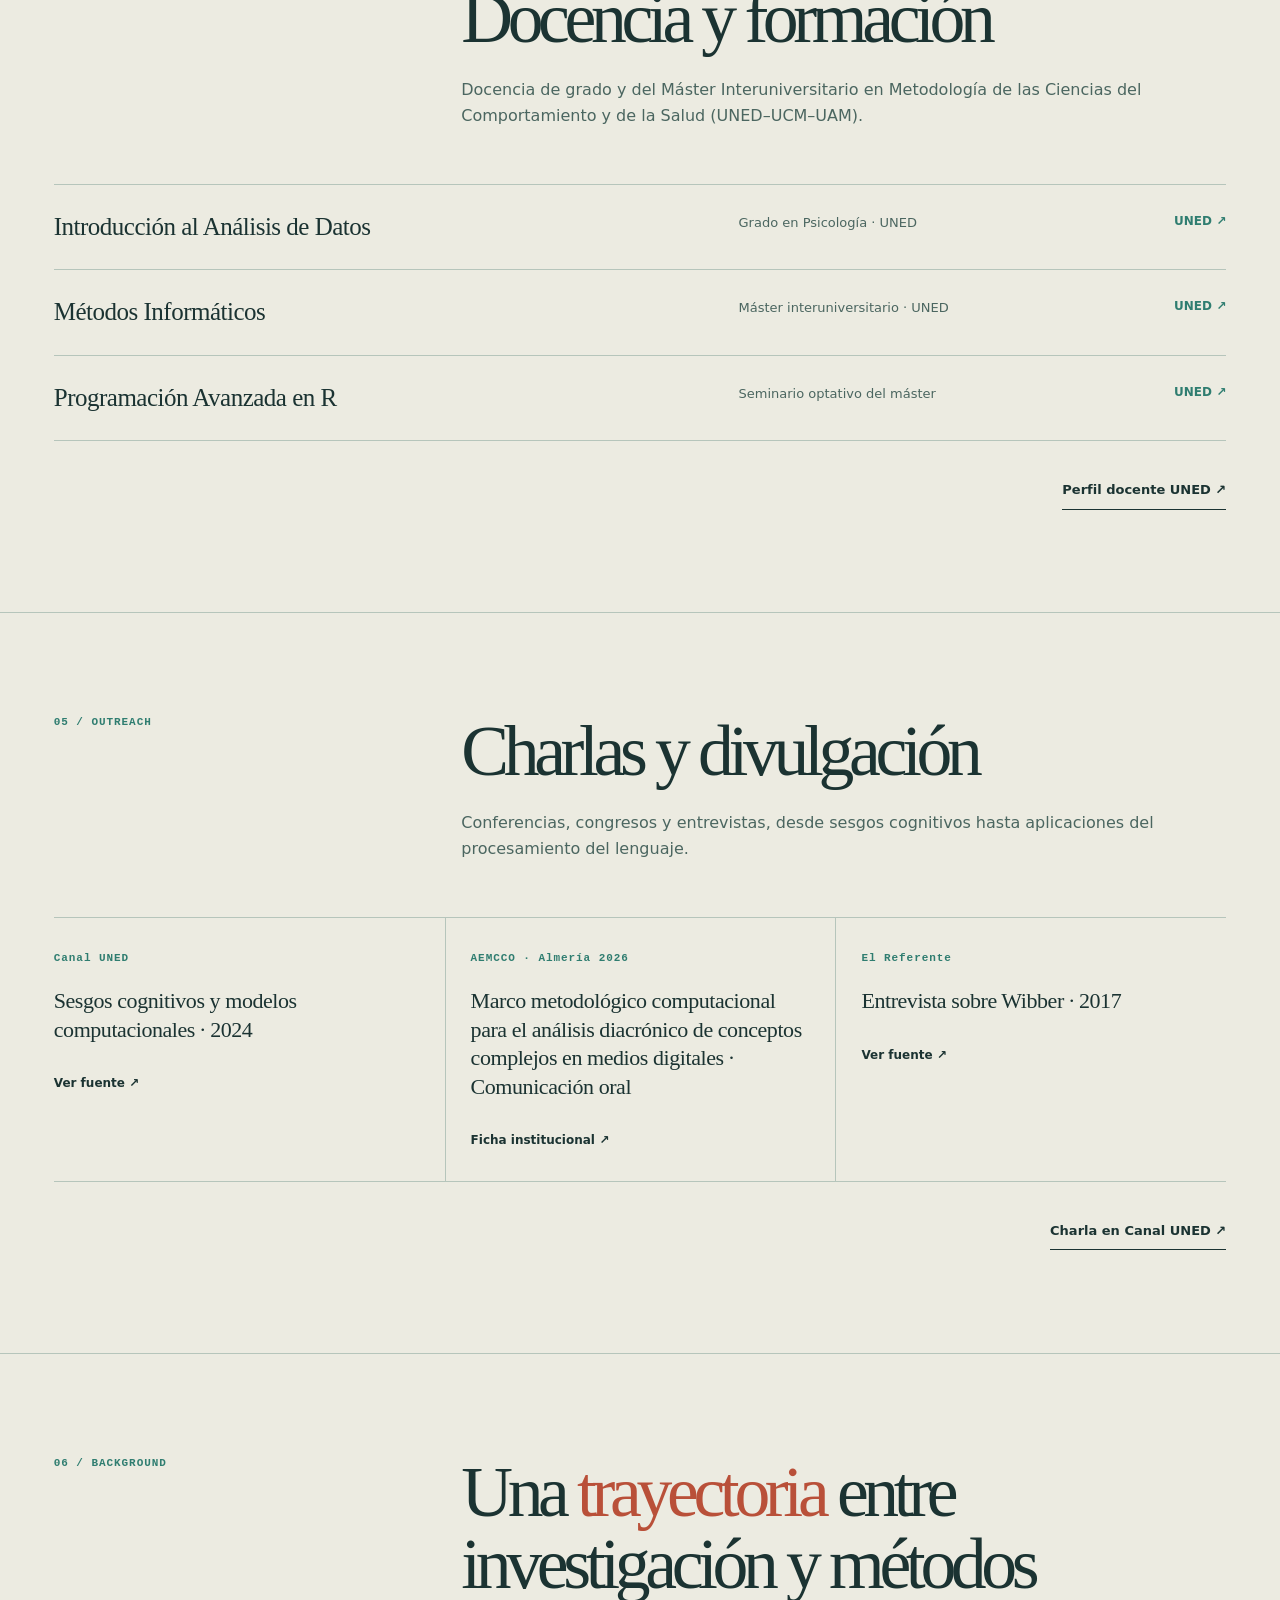
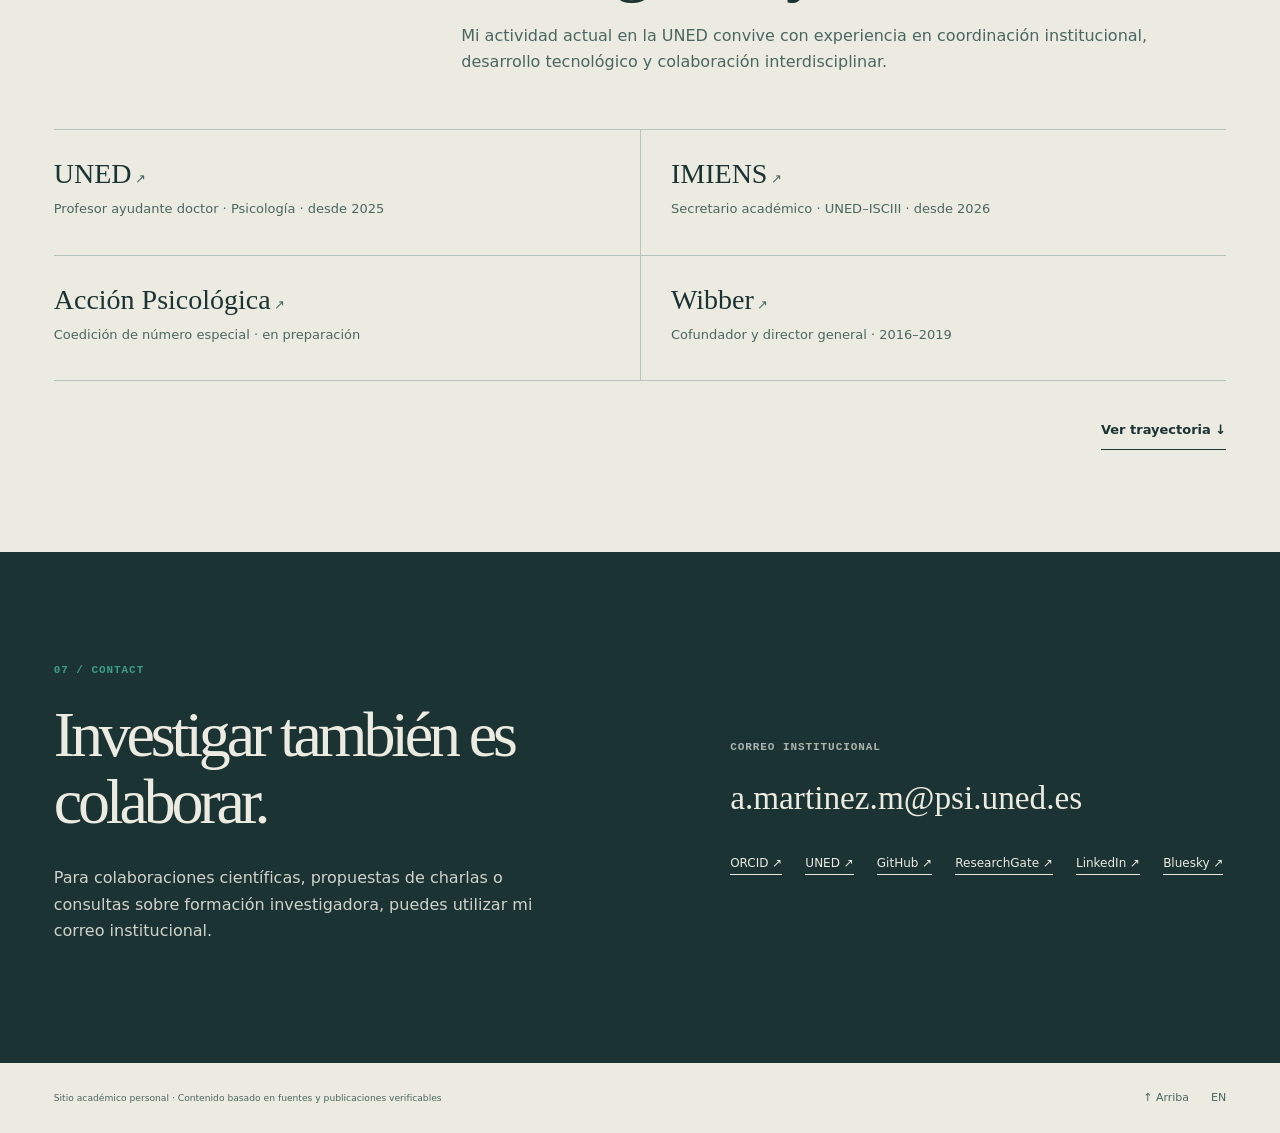
<file: prototype-v2/index.html>
<!DOCTYPE html>

<html data-theme="light" lang="es"><head>
<meta charset="utf-8"/><meta content="width=device-width,initial-scale=1" name="viewport"/><meta content="light dark" name="color-scheme"/><meta content="noindex,nofollow" name="robots"/><title>Alejandro Martínez-Mingo | Psicología cognitiva, lenguaje e IA | UNED</title><meta content="Investigación en representación conceptual, modelos del lenguaje y metodología psicológica. Publicaciones, código, docencia y divulgación de Alejandro Martínez-Mingo (UNED)." name="description"/><link href="../favicon.svg" rel="icon" type="image/svg+xml"/><link href="assets/lab-v3.css?v=4" rel="stylesheet"/><script>try{let a=localStorage.getItem('academic-theme');document.documentElement.dataset.theme=a||((matchMedia('(prefers-color-scheme: dark)').matches)?'dark':'light')}catch(e){}</script><script type="application/ld+json">{"@context": "https://schema.org", "@type": "ProfilePage", "name": "Alejandro Martínez-Mingo | Psicología cognitiva, lenguaje e IA | UNED", "mainEntity": {"@type": "Person", "@id": "https://alejandrommingo.github.io/#person", "name": "Alejandro Martínez-Mingo", "jobTitle": "Profesor Ayudante Doctor", "affiliation": {"@type": "CollegeOrUniversity", "name": "Universidad Nacional de Educación a Distancia"}, "sameAs": ["https://orcid.org/0000-0002-5617-1453", "https://portalcientifico.uned.es/investigadores/1200696/detalle", "https://github.com/alejandrommingo", "https://www.researchgate.net/profile/Alejandro-Martinez-Mingo", "https://www.linkedin.com/in/alejandro-mart%C3%ADnez-mingo-6bb258b3/", "https://bsky.app/profile/amartinezm.bsky.social"]}}</script><script>window.LAB_V3={"lang":"es","stages":["Estado de partida","Corea del Norte · dimensión 1","China · dimensión 2"],"forms":["ψ₀ ∈ ℝ³","ψ₁ = Qψ₀ / ‖Qψ₀‖","ψ₂ = Pψ₁ / ‖Pψ₁‖"],"titles":["Antes de comparar","Pensamos en Corea del Norte","Después pensamos en China"],"texts":["Partimos de un estado que, en este ejemplo, tiene la misma probabilidad inicial de proyectarse sobre ambos conceptos.","El primer filtro proyecta el estado sobre una recta que representa «Corea del Norte». El vector cambia de dirección: observa el trazo anterior y el nuevo estado ψ₁.","Proyectamos el estado ya actualizado sobre el plano de «China». El resultado es una segunda actualización, distinta de invertir el orden."],"reverseStages":["Estado de partida","China · dimensión 2","Corea del Norte · dimensión 1"],"reverseForms":["ψ₀ ∈ ℝ³","ψ₁ = Pψ₀ / ‖Pψ₀‖","ψ₂ = Qψ₁ / ‖Qψ₁‖"],"reverseTitles":["Antes de comparar","Pensamos en China","Después pensamos en Corea del Norte"],"reverseTexts":["Partimos del mismo estado inicial. Ahora invertimos los términos de la comparación.","Primero consideramos «China». El estado se actualiza mediante una proyección sobre el plano de dimensión dos.","La segunda proyección selecciona la recta de «Corea del Norte». El estado final y el peso matemático de esta secuencia difieren del orden anterior."],"comparisonQP":"Corea del Norte → China","comparisonPQ":"China → Corea del Norte","buttonQP":"Invertir la comparación","buttonPQ":"Volver al primer orden","end":"Fin de la comparación"};</script><script defer="" src="assets/lab-v3.js?v=4"></script></head>
<body><a class="skip-link" href="#research">Ir directamente al contenido</a><div aria-hidden="true" class="reading-progress"></div>
<header class="site-header"><div class="wide head-content"><a class="brand" href="#top"><span class="brand-name">Alejandro Martínez-Mingo</span><small class="mono">UNED · PSICOLOGÍA</small></a><nav aria-label="Navegación principal" class="desktop-nav"><a href="#research">Investigación</a><a href="#publications">Publicaciones</a><a href="#code">Código</a><a href="#teaching">Docencia</a><a href="#outreach">Divulgación</a><a href="#about">Perfil</a><a href="#contact">Contacto</a></nav><details class="mobile-nav"><summary aria-label="Abrir menú"><span aria-hidden="true">☰</span></summary><nav><a href="#research">Investigación</a><a href="#publications">Publicaciones</a><a href="#code">Código</a><a href="#teaching">Docencia</a><a href="#outreach">Divulgación</a><a href="#about">Perfil</a><a href="#contact">Contacto</a></nav></details><a class="lang-toggle mono" href="en/index.html" hreflang="en">EN</a><button aria-label="Cambiar apariencia" class="theme-toggle" id="theme-switch" title="Cambiar apariencia" type="button">◐</button></div></header>
<main id="top">
<section class="experiment" id="experiment"><div class="wide">
<div class="lab-columns"><div class="lab-visual"><div class="diagram-shell"><div class="diagram-top mono"><span>ψ ∈ ℝ³</span><span id="order-indicator">Corea del Norte → China</span></div><svg aria-labelledby="svg-title svg-description" class="svg-stage" id="experiment-svg" role="img" viewbox="0 0 640 540" xmlns="http://www.w3.org/2000/svg">
<title id="svg-title">Comparación conceptual secuencial mediante subespacios incompatibles</title><desc id="svg-description">Ilustración conceptual: Corea del Norte se representa como recta y China como plano. Cada selección actualiza el estado y se puede invertir el orden.</desc>
<defs><clippath id="plane-clip"><polygon points="294,242 572,309 326,443 49,376"></polygon></clippath></defs>
<g id="drawing-core"><circle class="ring" cx="310" cy="310" r="230" stroke-dasharray="3 11"></circle><circle class="ring" cx="310" cy="310" r="174"></circle>
<g id="plane-assembly"><polygon class="plane-shape" points="294,242 572,309 326,443 49,376"></polygon><g class="lattice" clip-path="url(#plane-clip)"><path d="M64 375L310 441 M90 356L337 422 M116 338L363 404 M142 320L390 386 M168 302L416 368 M194 284L442 350 M220 266L468 332 M244 247L494 314"></path><path d="M85 371L317 239 M130 387L362 255 M175 404L407 271 M220 420L452 287 M265 435L497 303 M310 449L543 319"></path></g></g>
<path class="axis" d="M310 335 L478 375 M310 335L178 407 M310 335V105"></path>
<line class="line-subspace" id="line-subspace" x1="152" x2="505" y1="476" y2="160"></line>
<line class="initial-ghost" id="initial-ghost" x1="310" x2="335" y1="335" y2="263"></line>
<path class="state-history" d="" id="state-history"></path><circle class="previous-dot" cx="310" cy="335" id="previous-dot" r="5"></circle><line class="active-vector" id="state-arrow" x1="310" x2="335" y1="335" y2="263"></line>
<line class="drop" id="drop-line" x1="335" x2="335" y1="263" y2="263"></line>
<circle class="origin" cx="310" cy="335" r="5"></circle><circle class="endpoint" cx="335" cy="263" id="state-dot" r="8"></circle>
<circle class="proj-dot" cx="335" cy="263" id="projection-dot" opacity="0" r="6"></circle>
<circle class="impact-ring" cx="426" cy="363" id="impact-ring" r="2"></circle>

</g><g id="fragments"><path class="shard" d="M0 0L1 1" data-index="0"></path><path class="shard" d="M0 0L1 1" data-index="1"></path><path class="shard" d="M0 0L1 1" data-index="2"></path><path class="shard" d="M0 0L1 1" data-index="3"></path><path class="shard" d="M0 0L1 1" data-index="4"></path><path class="shard" d="M0 0L1 1" data-index="5"></path><path class="shard" d="M0 0L1 1" data-index="6"></path><path class="shard" d="M0 0L1 1" data-index="7"></path><path class="shard" d="M0 0L1 1" data-index="8"></path><path class="shard" d="M0 0L1 1" data-index="9"></path><path class="shard" d="M0 0L1 1" data-index="10"></path><path class="shard" d="M0 0L1 1" data-index="11"></path><path class="shard" d="M0 0L1 1" data-index="12"></path><path class="shard" d="M0 0L1 1" data-index="13"></path><path class="shard" d="M0 0L1 1" data-index="14"></path><path class="shard" d="M0 0L1 1" data-index="15"></path><path class="shard" d="M0 0L1 1" data-index="16"></path><path class="shard" d="M0 0L1 1" data-index="17"></path><path class="shard" d="M0 0L1 1" data-index="18"></path><path class="shard" d="M0 0L1 1" data-index="19"></path><path class="shard" d="M0 0L1 1" data-index="20"></path><path class="shard" d="M0 0L1 1" data-index="21"></path><path class="shard" d="M0 0L1 1" data-index="22"></path><path class="shard" d="M0 0L1 1" data-index="23"></path><path class="shard" d="M0 0L1 1" data-index="24"></path><path class="shard" d="M0 0L1 1" data-index="25"></path><path class="shard" d="M0 0L1 1" data-index="26"></path><path class="shard" d="M0 0L1 1" data-index="27"></path><path class="shard" d="M0 0L1 1" data-index="28"></path><path class="shard" d="M0 0L1 1" data-index="29"></path><path class="shard" d="M0 0L1 1" data-index="30"></path><path class="shard" d="M0 0L1 1" data-index="31"></path><path class="shard" d="M0 0L1 1" data-index="32"></path><path class="shard" d="M0 0L1 1" data-index="33"></path><path class="shard" d="M0 0L1 1" data-index="34"></path><path class="shard" d="M0 0L1 1" data-index="35"></path><path class="shard" d="M0 0L1 1" data-index="36"></path><path class="shard" d="M0 0L1 1" data-index="37"></path><path class="shard" d="M0 0L1 1" data-index="38"></path><path class="shard" d="M0 0L1 1" data-index="39"></path><path class="shard" d="M0 0L1 1" data-index="40"></path><path class="shard" d="M0 0L1 1" data-index="41"></path><path class="shard" d="M0 0L1 1" data-index="42"></path><path class="shard" d="M0 0L1 1" data-index="43"></path><path class="shard" d="M0 0L1 1" data-index="44"></path><path class="shard" d="M0 0L1 1" data-index="45"></path><path class="shard" d="M0 0L1 1" data-index="46"></path><path class="shard" d="M0 0L1 1" data-index="47"></path><path class="shard" d="M0 0L1 1" data-index="48"></path><path class="shard" d="M0 0L1 1" data-index="49"></path><path class="shard" d="M0 0L1 1" data-index="50"></path><path class="shard" d="M0 0L1 1" data-index="51"></path><path class="shard" d="M0 0L1 1" data-index="52"></path><path class="shard" d="M0 0L1 1" data-index="53"></path><path class="shard" d="M0 0L1 1" data-index="54"></path><path class="shard" d="M0 0L1 1" data-index="55"></path><path class="shard" d="M0 0L1 1" data-index="56"></path><path class="shard" d="M0 0L1 1" data-index="57"></path><path class="shard" d="M0 0L1 1" data-index="58"></path><path class="shard" d="M0 0L1 1" data-index="59"></path><path class="shard" d="M0 0L1 1" data-index="60"></path><path class="shard" d="M0 0L1 1" data-index="61"></path><path class="shard" d="M0 0L1 1" data-index="62"></path><path class="shard" d="M0 0L1 1" data-index="63"></path><path class="shard" d="M0 0L1 1" data-index="64"></path><path class="shard" d="M0 0L1 1" data-index="65"></path><path class="shard" d="M0 0L1 1" data-index="66"></path><path class="shard" d="M0 0L1 1" data-index="67"></path><path class="shard" d="M0 0L1 1" data-index="68"></path><path class="shard" d="M0 0L1 1" data-index="69"></path><path class="shard" d="M0 0L1 1" data-index="70"></path><path class="shard" d="M0 0L1 1" data-index="71"></path><path class="shard" d="M0 0L1 1" data-index="72"></path><path class="shard" d="M0 0L1 1" data-index="73"></path><path class="shard" d="M0 0L1 1" data-index="74"></path><path class="shard" d="M0 0L1 1" data-index="75"></path><path class="shard" d="M0 0L1 1" data-index="76"></path><path class="shard" d="M0 0L1 1" data-index="77"></path><path class="shard" d="M0 0L1 1" data-index="78"></path><path class="shard" d="M0 0L1 1" data-index="79"></path><path class="shard" d="M0 0L1 1" data-index="80"></path><path class="shard" d="M0 0L1 1" data-index="81"></path><path class="shard" d="M0 0L1 1" data-index="82"></path><path class="shard" d="M0 0L1 1" data-index="83"></path><path class="shard" d="M0 0L1 1" data-index="84"></path><path class="shard" d="M0 0L1 1" data-index="85"></path><path class="shard" d="M0 0L1 1" data-index="86"></path><path class="shard" d="M0 0L1 1" data-index="87"></path><path class="shard" d="M0 0L1 1" data-index="88"></path><path class="shard" d="M0 0L1 1" data-index="89"></path><path class="shard" d="M0 0L1 1" data-index="90"></path><path class="shard" d="M0 0L1 1" data-index="91"></path><path class="shard" d="M0 0L1 1" data-index="92"></path><path class="shard" d="M0 0L1 1" data-index="93"></path><path class="shard" d="M0 0L1 1" data-index="94"></path><path class="shard" d="M0 0L1 1" data-index="95"></path><path class="shard" d="M0 0L1 1" data-index="96"></path><path class="shard" d="M0 0L1 1" data-index="97"></path><path class="shard" d="M0 0L1 1" data-index="98"></path><path class="shard" d="M0 0L1 1" data-index="99"></path><path class="shard" d="M0 0L1 1" data-index="100"></path><path class="shard" d="M0 0L1 1" data-index="101"></path><path class="shard" d="M0 0L1 1" data-index="102"></path><path class="shard" d="M0 0L1 1" data-index="103"></path><path class="shard" d="M0 0L1 1" data-index="104"></path><path class="shard" d="M0 0L1 1" data-index="105"></path><path class="shard" d="M0 0L1 1" data-index="106"></path><path class="shard" d="M0 0L1 1" data-index="107"></path><path class="shard" d="M0 0L1 1" data-index="108"></path><path class="shard" d="M0 0L1 1" data-index="109"></path><path class="shard" d="M0 0L1 1" data-index="110"></path><path class="shard" d="M0 0L1 1" data-index="111"></path><path class="shard" d="M0 0L1 1" data-index="112"></path><path class="shard" d="M0 0L1 1" data-index="113"></path><path class="shard" d="M0 0L1 1" data-index="114"></path><path class="shard" d="M0 0L1 1" data-index="115"></path><path class="shard" d="M0 0L1 1" data-index="116"></path><path class="shard" d="M0 0L1 1" data-index="117"></path><path class="shard" d="M0 0L1 1" data-index="118"></path><path class="shard" d="M0 0L1 1" data-index="119"></path><path class="shard" d="M0 0L1 1" data-index="120"></path><path class="shard" d="M0 0L1 1" data-index="121"></path><path class="shard" d="M0 0L1 1" data-index="122"></path><path class="shard" d="M0 0L1 1" data-index="123"></path><path class="shard" d="M0 0L1 1" data-index="124"></path><path class="shard" d="M0 0L1 1" data-index="125"></path><path class="shard" d="M0 0L1 1" data-index="126"></path><path class="shard" d="M0 0L1 1" data-index="127"></path><path class="shard" d="M0 0L1 1" data-index="128"></path><path class="shard" d="M0 0L1 1" data-index="129"></path><path class="shard" d="M0 0L1 1" data-index="130"></path><path class="shard" d="M0 0L1 1" data-index="131"></path><path class="shard" d="M0 0L1 1" data-index="132"></path><path class="shard" d="M0 0L1 1" data-index="133"></path><path class="shard" d="M0 0L1 1" data-index="134"></path><path class="shard" d="M0 0L1 1" data-index="135"></path><path class="shard" d="M0 0L1 1" data-index="136"></path><path class="shard" d="M0 0L1 1" data-index="137"></path><path class="shard" d="M0 0L1 1" data-index="138"></path><path class="shard" d="M0 0L1 1" data-index="139"></path><path class="shard" d="M0 0L1 1" data-index="140"></path><path class="shard" d="M0 0L1 1" data-index="141"></path><path class="shard" d="M0 0L1 1" data-index="142"></path><path class="shard" d="M0 0L1 1" data-index="143"></path><path class="shard" d="M0 0L1 1" data-index="144"></path><path class="shard" d="M0 0L1 1" data-index="145"></path><path class="shard" d="M0 0L1 1" data-index="146"></path><path class="shard" d="M0 0L1 1" data-index="147"></path><path class="shard" d="M0 0L1 1" data-index="148"></path><path class="shard" d="M0 0L1 1" data-index="149"></path><path class="shard" d="M0 0L1 1" data-index="150"></path><path class="shard" d="M0 0L1 1" data-index="151"></path><path class="shard" d="M0 0L1 1" data-index="152"></path><path class="shard" d="M0 0L1 1" data-index="153"></path><path class="shard" d="M0 0L1 1" data-index="154"></path><path class="shard" d="M0 0L1 1" data-index="155"></path><path class="shard" d="M0 0L1 1" data-index="156"></path><path class="shard" d="M0 0L1 1" data-index="157"></path><path class="shard" d="M0 0L1 1" data-index="158"></path><path class="shard" d="M0 0L1 1" data-index="159"></path></g>
<g id="math-labels"><text class="plane-label" x="128" y="410">China · dim 2</text><text class="accent-label" id="line-label" opacity="0" x="461" y="178">Corea del Norte · dim 1</text><text class="accent-label" id="state-label" x="355" y="250">ψ₀</text><text font-size="13" x="295" y="363">0</text><text x="300" y="90">V = ℝ³</text></g><g id="shatter-layer" aria-hidden="true"></g></svg><div class="diagram-annotations"><div><strong class="mono" id="stage-name">Estado inicial</strong><small class="mono" id="stage-formula">ψ₀ = (0.60, 0.48, 0.64)</small></div><div class="diagram-controls"><button id="prev-stage" title="Anterior" type="button">←</button><span class="mono" id="stage-count">01 / 03</span><button id="next-stage" title="Siguiente" type="button">→</button></div></div></div><button class="order-toggle" id="order-toggle" type="button">Invertir la comparación<span aria-hidden="true"> ↺</span></button><div class="model-disclaimer">Representación geométrica ilustrativa · No son datos psicológicos</div></div>
<div class="lab-story"><div class="hero-copy"><span class="mono eyebrow">PSICOLOGÍA COGNITIVA · REPRESENTACIÓN CONCEPTUAL</span><h1>¿Cómo toma forma un <span class="accent-word">pensamiento</span>?</h1><p class="lede">Una palabra, una decisión o una acción son resultados observables. Investigo si podemos representar lo que las precede como un estado de posibilidades que cambia con el contexto.</p><div class="hero-actions"><a class="underline-link" href="#stage-1">DESPLÁZATE PARA EXPLORAR<span aria-hidden="true">↓</span></a><a class="understated-link" href="#publications">Ver publicaciones ↗</a></div><div class="hero-byline">ALEJANDRO MARTÍNEZ-MINGO <span>·</span> UNED</div></div><div class="comparison-intro"><h2>¿Por qué una comparación puede cambiar al invertir el orden?</h2><p>En el ejemplo clásico de similitud, «Corea del Norte se parece a China» y «China se parece a Corea del Norte» no son necesariamente juicios equivalentes.</p></div><div class="stages"><article class="stage-card" data-step="0" id="stage-0" tabindex="-1"><div class="mono stage-index">00 / Estado de partida</div><h3>Antes de comparar</h3><p>Partimos de un estado que, en este ejemplo, tiene la misma probabilidad inicial de proyectarse sobre ambos conceptos.</p><span class="stage-formula mono">ψ₀ ∈ ℝ³</span></article><article class="stage-card" data-step="1" id="stage-1" tabindex="-1"><div class="mono stage-index">01 / Corea del Norte · dimensión 1</div><h3>Pensamos en Corea del Norte</h3><p>El primer filtro proyecta el estado sobre una recta que representa «Corea del Norte». El vector cambia de dirección: observa el trazo anterior y el nuevo estado ψ₁.</p><span class="stage-formula mono">ψ₁ = Qψ₀ / ‖Qψ₀‖</span></article><article class="stage-card" data-step="2" id="stage-2" tabindex="-1"><div class="mono stage-index">02 / China · dimensión 2</div><h3>Después pensamos en China</h3><p>Proyectamos el estado ya actualizado sobre el plano de «China». El resultado es una segunda actualización, distinta de invertir el orden.</p><span class="stage-formula mono">ψ₂ = Pψ₁ / ‖Pψ₁‖</span></article><div class="break-runway" id="break-runway" aria-hidden="true"></div></div></div></div>
<details class="references-note"><summary>Sobre este ejemplo y sus límites</summary><p>Este ejemplo retoma la asimetría de similitud estudiada por Tversky (1977) y el modelo de proyecciones de Pothos, Busemeyer y Trueblood (2013). Una recta representa Corea del Norte y un plano representa China. La geometría y los valores son ilustrativos, no ajustes a datos individuales. Cada proyección selecciona un resultado y actualiza el estado.</p><a href="https://doi.org/10.1037/0033-295X.84.4.327" rel="noopener noreferrer" target="_blank">Tversky (1977) ↗</a><a href="https://doi.org/10.1037/a0033142" rel="noopener noreferrer" target="_blank">Pothos, Busemeyer &amp; Trueblood (2013) ↗</a></details></div></section>
<div class="identity-band"><div class="wide"><div class="mono identity-kicker">PROFESOR AYUDANTE DOCTOR · FACULTAD DE PSICOLOGÍA · UNED</div><div class="identity-grid"><p>Modelización cognitiva, lenguaje y metodología de las ciencias del comportamiento.</p><div class="jump-links"><a href="#publications">Publicaciones ↗</a><a href="#code">Código ↗</a><a href="#contact">Contacto ↗</a></div></div></div></div>
<section class="body-section research-section wide" id="research"><div class="sect-head"><span class="mono sect-n">INVESTIGACIÓN</span><h2>Líneas de <span class="accent-word">investigación</span> actuales</h2><p class="sect-intro">Mi trabajo combina modelos conceptuales, evaluación de modelos del lenguaje y colaboraciones metodológicas en otros ámbitos de la Psicología y la investigación clínica.</p></div><div class="research-list"><article class="research-entry" data-area="0"><div class="research-meta mono">01 / ÁMBITO DE TRABAJO</div><div><h3>Representación conceptual y cognición</h3><p>Me interesa qué conservan y qué pierden las representaciones de los conceptos. Estudio subespacios semánticos, cambios contextuales y modelos geométricos de inspiración cuántica, contrastados con alternativas clásicas.</p><a class="inline-source" href="https://doi.org/10.1016/j.cogsys.2023.101154" rel="noopener noreferrer" target="_blank">Cognitive Systems Research · 2023<span aria-hidden="true"> ↗</span></a></div></article><article class="research-entry" data-area="1"><div class="research-meta mono">02 / ÁMBITO DE TRABAJO</div><div><h3>Modelos del lenguaje y medición psicológica</h3><p>¿Qué podemos inferir realmente de un LLM sobre procesos y diferencias individuales? Trabajo con indicadores como surprisal, validez de constructo y generalización fuera de la muestra.</p><a class="inline-source" href="https://doi.org/10.3758/s13428-026-03117-7" rel="noopener noreferrer" target="_blank">Behavior Research Methods · 2026<span aria-hidden="true"> ↗</span></a></div></article><article class="research-entry" data-area="2"><div class="research-meta mono">03 / ÁMBITO DE TRABAJO</div><div><h3>Estereotipos sociales y arte</h3><p>Colaboro en AGRUPA (PID2024-157794NB-I00) como miembro del equipo de trabajo. Analizamos descripciones de obras artísticas y evaluamos constructos sociales con métodos computacionales.</p><a class="inline-source" href="https://github.com/alejandrommingo/AGRUPA" rel="noopener noreferrer" target="_blank">Repositorio AGRUPA<span aria-hidden="true"> ↗</span></a></div></article><article class="research-entry" data-area="3"><div class="research-meta mono">04 / ÁMBITO DE TRABAJO</div><div><h3>Metodología en investigación clínica</h3><p>He colaborado en análisis estadísticos con el equipo de Cardiología y Hemodinámica del Hospital Universitario Puerta de Hierro Majadahonda.</p><a class="inline-source" href="https://portalcientifico.uned.es/investigadores/1200696/publicaciones" rel="noopener noreferrer" target="_blank">Producción científica UNED<span aria-hidden="true"> ↗</span></a></div></article></div><div class="section-tail"><a class="" href="https://portalcientifico.uned.es/investigadores/1200696/detalle" rel="noopener noreferrer" target="_blank">Perfil de investigación UNED ↗</a></div></section>
<section class="body-section wide publications-section" id="publications"><div class="sect-head"><span class="mono sect-n">02 / PAPERS</span><h2>Trabajos seleccionados</h2><p class="sect-intro">Una selección de artículos y la tesis doctoral vinculados con mis líneas de investigación.</p></div><ol class="pub-list"><li class="pub-entry"><span class="mono pub-no">01</span><div><h3>Quantum projections on conceptual subspaces</h3><p>Cognitive Systems Research · 2023</p></div><a class="pub-doi" href="https://doi.org/10.1016/j.cogsys.2023.101154" rel="noopener noreferrer" target="_blank">DOI<span aria-hidden="true"> ↗</span></a></li><li class="pub-entry"><span class="mono pub-no">02</span><div><h3>Surprisal from Large Language Models as an individual difference</h3><p>Behavior Research Methods · 2026</p></div><a class="pub-doi" href="https://doi.org/10.3758/s13428-026-03117-7" rel="noopener noreferrer" target="_blank">DOI<span aria-hidden="true"> ↗</span></a></li><li class="pub-entry"><span class="mono pub-no">03</span><div><h3>Modeling personality language use with small semantic vector subspaces</h3><p>Personality and Individual Differences · 2024</p></div><a class="pub-doi" href="https://doi.org/10.1016/j.paid.2023.112514" rel="noopener noreferrer" target="_blank">DOI<span aria-hidden="true"> ↗</span></a></li><li class="pub-entry"><span class="mono pub-no">04</span><div><h3>De vectores a conceptos: nuevas rutas en la representación computacional del lenguaje</h3><p>Tesis doctoral · Universidad Autónoma de Madrid · 2024</p></div><a class="pub-doi" href="https://dialnet.unirioja.es/servlet/tesis?codigo=329016" rel="noopener noreferrer" target="_blank">TESIS<span aria-hidden="true"> ↗</span></a></li></ol><div class="section-tail"><a class="" href="https://portalcientifico.uned.es/investigadores/1200696/publicaciones" rel="noopener noreferrer" target="_blank">Bibliografía institucional ↗</a> <span class="thesis-link"><a href="https://repositorio.uam.es/bitstreams/eda53f6e-414b-4671-93dd-dcb6bda9d15c/download" rel="noopener noreferrer" target="_blank">Texto completo de la tesis <span aria-hidden="true">↗</span></a></span></div></section>
<section class="body-section wide code-section" id="code"><div class="sect-head"><span class="mono sect-n">03 / OPEN METHODS</span><h2>Código y métodos</h2><p class="sect-intro">Herramientas y prototipos públicos vinculados a preguntas de investigación y a la docencia. Su disponibilidad no implica que sean paquetes terminados.</p></div><div class="tool-grid"><article class="tool-entry"><span class="tool-name"><a class="" href="https://github.com/alejandrommingo/QLang" rel="noopener noreferrer" target="_blank">QLang<span aria-hidden="true"> ↗</span></a></span><span class="tool-desc">Python · Contexto y subespacios</span></article><article class="tool-entry"><span class="tool-name"><a class="" href="https://github.com/alejandrommingo/QLSA" rel="noopener noreferrer" target="_blank">QLSA<span aria-hidden="true"> ↗</span></a></span><span class="tool-desc">R · Espacios semánticos LSA</span></article><article class="tool-entry"><span class="tool-name"><a class="" href="https://github.com/alejandrommingo/AGRUPA" rel="noopener noreferrer" target="_blank">AGRUPA<span aria-hidden="true"> ↗</span></a></span><span class="tool-desc">R · Constructos sociales y arte</span></article><article class="tool-entry"><span class="tool-name"><a class="" href="https://github.com/alejandrommingo/SampleSizeApp" rel="noopener noreferrer" target="_blank">SampleSizeApp<span aria-hidden="true"> ↗</span></a></span><span class="tool-desc">R · Tamaño muestral</span></article></div><div class="section-tail"><a class="" href="https://github.com/alejandrommingo" rel="noopener noreferrer" target="_blank">GitHub · código ↗</a></div></section>
<section class="body-section wide" id="teaching"><div class="sect-head"><span class="mono sect-n">04 / TEACHING</span><h2>Docencia y formación</h2><p class="sect-intro">Docencia de grado y del Máster Interuniversitario en Metodología de las Ciencias del Comportamiento y de la Salud (UNED–UCM–UAM).</p></div><ul class="teaching-list"><li class="list-entry"><span>Introducción al Análisis de Datos</span><small>Grado en Psicología · UNED</small><a class="" href="https://www.uned.es/universidad/inicio/estudios/grados/grado-en-psicologia/asignaturas.html?codAsignatura=62011037&amp;codTitulacion=6201&amp;idContenido=1" rel="noopener noreferrer" target="_blank">UNED<span aria-hidden="true"> ↗</span></a></li><li class="list-entry"><span>Métodos Informáticos</span><small>Máster interuniversitario · UNED</small><a class="" href="https://www.uned.es/universidad/inicio/estudios/masteres/master-interuniversitario-en-metodologia-de-las-ciencias-del-comportamiento-y-de-la-salud-uned-ucm-y-uam/asignaturas.html?codAsignatura=22201096&amp;codTitulacion=220101&amp;idContenido=1" rel="noopener noreferrer" target="_blank">UNED<span aria-hidden="true"> ↗</span></a></li><li class="list-entry"><span>Programación Avanzada en R</span><small>Seminario optativo del máster</small><a class="" href="https://www.uned.es/universidad/inicio/estudios/masteres/master-interuniversitario-en-metodologia-de-las-ciencias-del-comportamiento-y-de-la-salud-uned-ucm-y-uam/asignaturas.html?codAsignatura=22011085&amp;codTitulacion=220101&amp;idContenido=1" rel="noopener noreferrer" target="_blank">UNED<span aria-hidden="true"> ↗</span></a></li></ul><div class="section-tail"><a class="" href="https://www.uned.es/universidad/docentes/psicologia/alejandro-martinez-mingo.html" rel="noopener noreferrer" target="_blank">Perfil docente UNED ↗</a></div></section>
<section class="body-section wide" id="outreach"><div class="sect-head"><span class="mono sect-n">05 / OUTREACH</span><h2>Charlas y divulgación</h2><p class="sect-intro">Conferencias, congresos y entrevistas, desde sesgos cognitivos hasta aplicaciones del procesamiento del lenguaje.</p></div><div class="outreach-list"><article class="out-item"><span class="mono">Canal UNED</span><p>Sesgos cognitivos y modelos computacionales · 2024</p><a class="" href="https://canal.uned.es/video/672c6c0b83ed451c5a075e76" rel="noopener noreferrer" target="_blank">Ver fuente<span aria-hidden="true"> ↗</span></a></article><article class="out-item"><span class="mono">AEMCCO · Almería 2026</span><p>Marco metodológico computacional para el análisis diacrónico de conceptos complejos en medios digitales · Comunicación oral</p><a href="https://www.uned.es/universidad/docentes/psicologia/alejandro-martinez-mingo.html" rel="noopener noreferrer" target="_blank">Ficha institucional<span aria-hidden="true"> ↗</span></a></article><article class="out-item"><span class="mono">El Referente</span><p>Entrevista sobre Wibber · 2017</p><a class="" href="https://elreferente.es/entrevistas/para-construir-una-sociedad-mas-amable-las-empresas-deberian-seguir-la-filosofia-people-first/" rel="noopener noreferrer" target="_blank">Ver fuente<span aria-hidden="true"> ↗</span></a></article></div><div class="section-tail"><a class="" href="https://canal.uned.es/video/672c6c0b83ed451c5a075e76" rel="noopener noreferrer" target="_blank">Charla en Canal UNED ↗</a></div></section>
<section class="body-section wide" id="about"><div class="sect-head"><span class="mono sect-n">06 / BACKGROUND</span><h2>Una <span class="accent-word">trayectoria</span> entre investigación y métodos</h2><p class="sect-intro">Mi actividad actual en la UNED convive con experiencia en coordinación institucional, desarrollo tecnológico y colaboración interdisciplinar.</p></div><ul class="profile-grid"><li><strong><a href="https://www.uned.es/universidad/docentes/psicologia/alejandro-martinez-mingo.html" rel="noopener noreferrer" target="_blank">UNED<span aria-hidden="true"> ↗</span></a></strong><span>Profesor ayudante doctor · Psicología · desde 2025</span></li><li><strong><a href="https://www.imiens.es/consejo_rector.php" rel="noopener noreferrer" target="_blank">IMIENS<span aria-hidden="true"> ↗</span></a></strong><span>Secretario académico · UNED–ISCIII · desde 2026</span></li><li><strong><a href="https://revistas.uned.es/index.php/accionpsicologica" rel="noopener noreferrer" target="_blank">Acción Psicológica<span aria-hidden="true"> ↗</span></a></strong><span>Coedición de número especial · en preparación</span></li><li><strong><a href="https://elreferente.es/entrevistas/para-construir-una-sociedad-mas-amable-las-empresas-deberian-seguir-la-filosofia-people-first/" rel="noopener noreferrer" target="_blank">Wibber<span aria-hidden="true"> ↗</span></a></strong><span>Cofundador y director general · 2016–2019</span></li></ul><div class="section-tail"><a class="" href="#about" rel="noopener noreferrer" target="_blank">Ver trayectoria ↓</a></div></section>
<section class="contact-section" id="contact"><div class="wide contact-grid"><div><span class="mono sect-n">07 / CONTACT</span><h2>Investigar también es colaborar.</h2><p>Para colaboraciones científicas, propuestas de charlas o consultas sobre formación investigadora, puedes utilizar mi correo institucional.</p></div><div class="contact-details"><span class="mono">CORREO INSTITUCIONAL</span><strong class="mail">a.martinez.m@psi.uned.es</strong><div class="profile-links"><a class="profile-link" href="https://orcid.org/0000-0002-5617-1453" rel="noopener noreferrer" target="_blank">ORCID<span aria-hidden="true"> ↗</span></a><a class="profile-link" href="https://portalcientifico.uned.es/investigadores/1200696/detalle" rel="noopener noreferrer" target="_blank">UNED<span aria-hidden="true"> ↗</span></a><a class="profile-link" href="https://github.com/alejandrommingo" rel="noopener noreferrer" target="_blank">GitHub<span aria-hidden="true"> ↗</span></a><a class="profile-link" href="https://www.researchgate.net/profile/Alejandro-Martinez-Mingo" rel="noopener noreferrer" target="_blank">ResearchGate<span aria-hidden="true"> ↗</span></a><a class="profile-link" href="https://www.linkedin.com/in/alejandro-mart%C3%ADnez-mingo-6bb258b3/" rel="noopener noreferrer" target="_blank">LinkedIn<span aria-hidden="true"> ↗</span></a><a class="profile-link" href="https://bsky.app/profile/amartinezm.bsky.social" rel="noopener noreferrer" target="_blank">Bluesky<span aria-hidden="true"> ↗</span></a></div></div></div></section>
</main><footer class="footer wide"><small>Sitio académico personal · Contenido basado en fuentes y publicaciones verificables</small><div><a href="#top">↑ Arriba</a><a href="en/index.html">EN</a></div></footer></body></html>
</file>
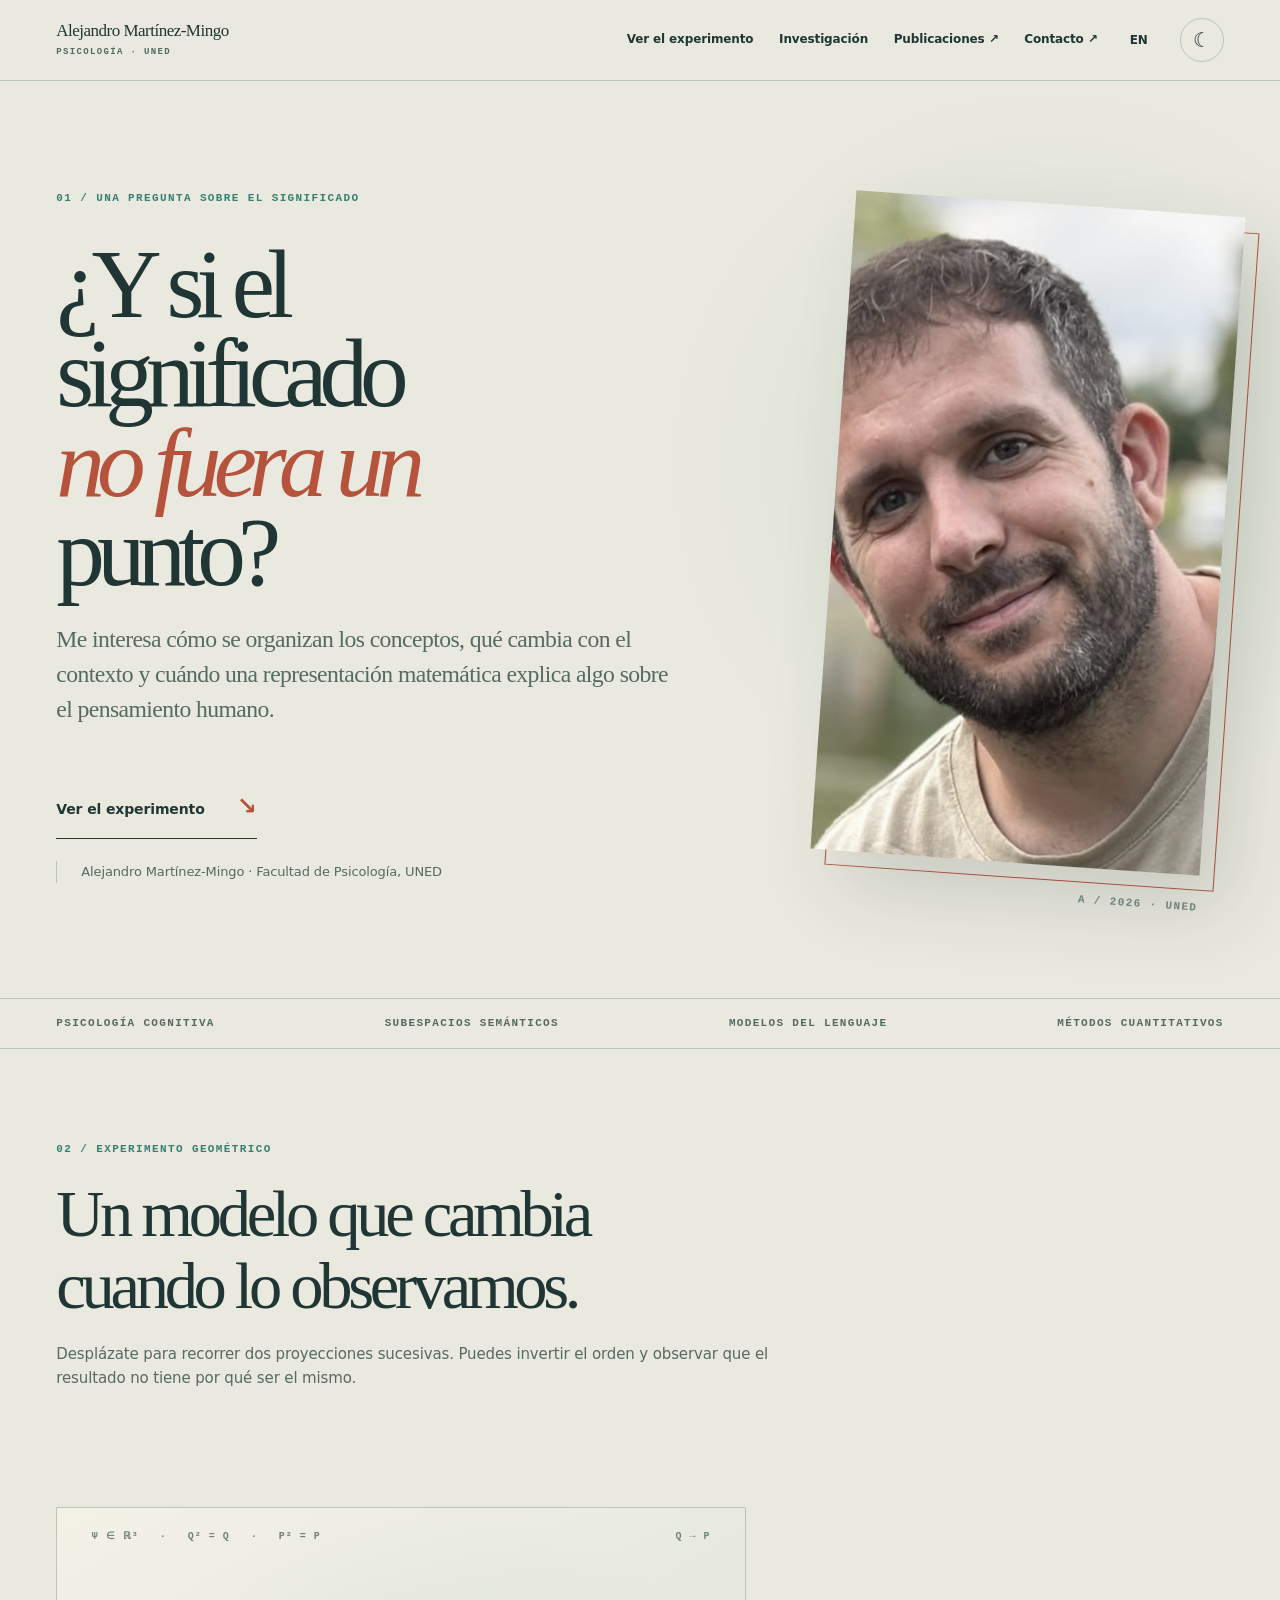
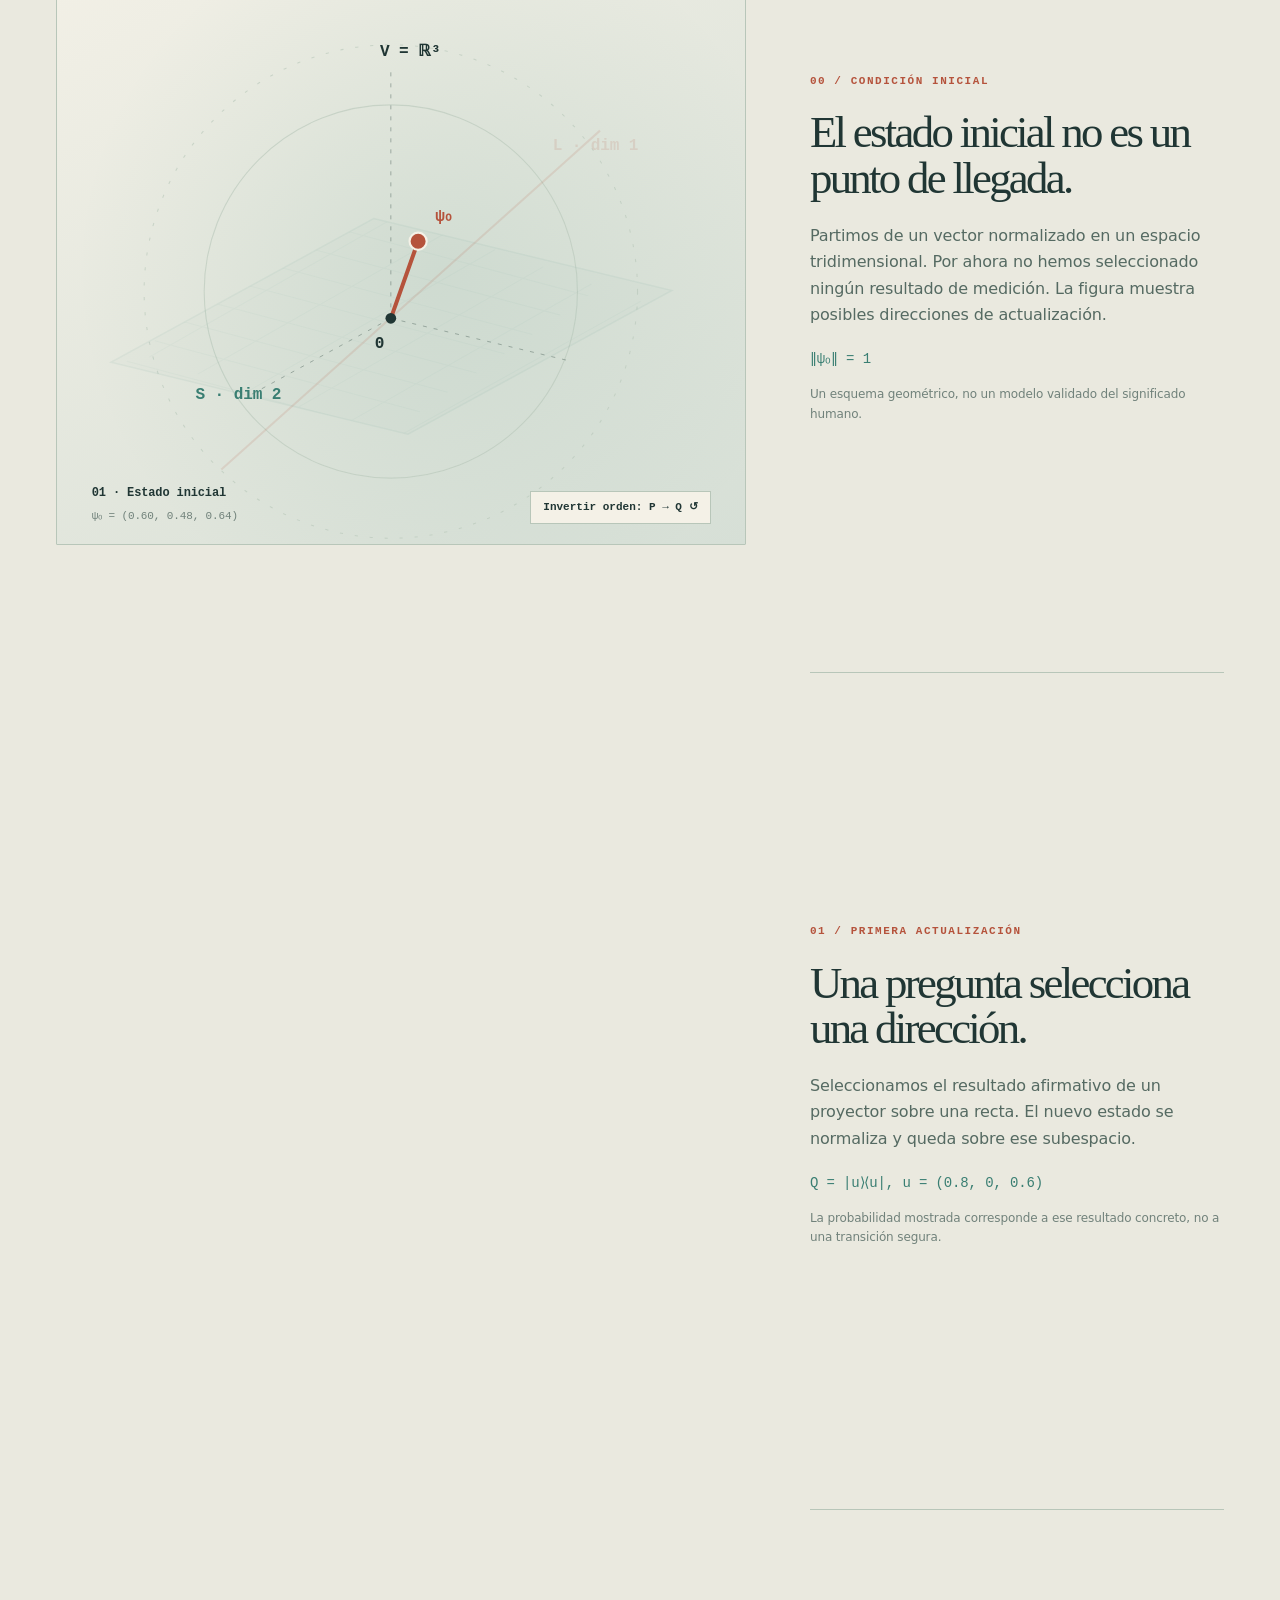
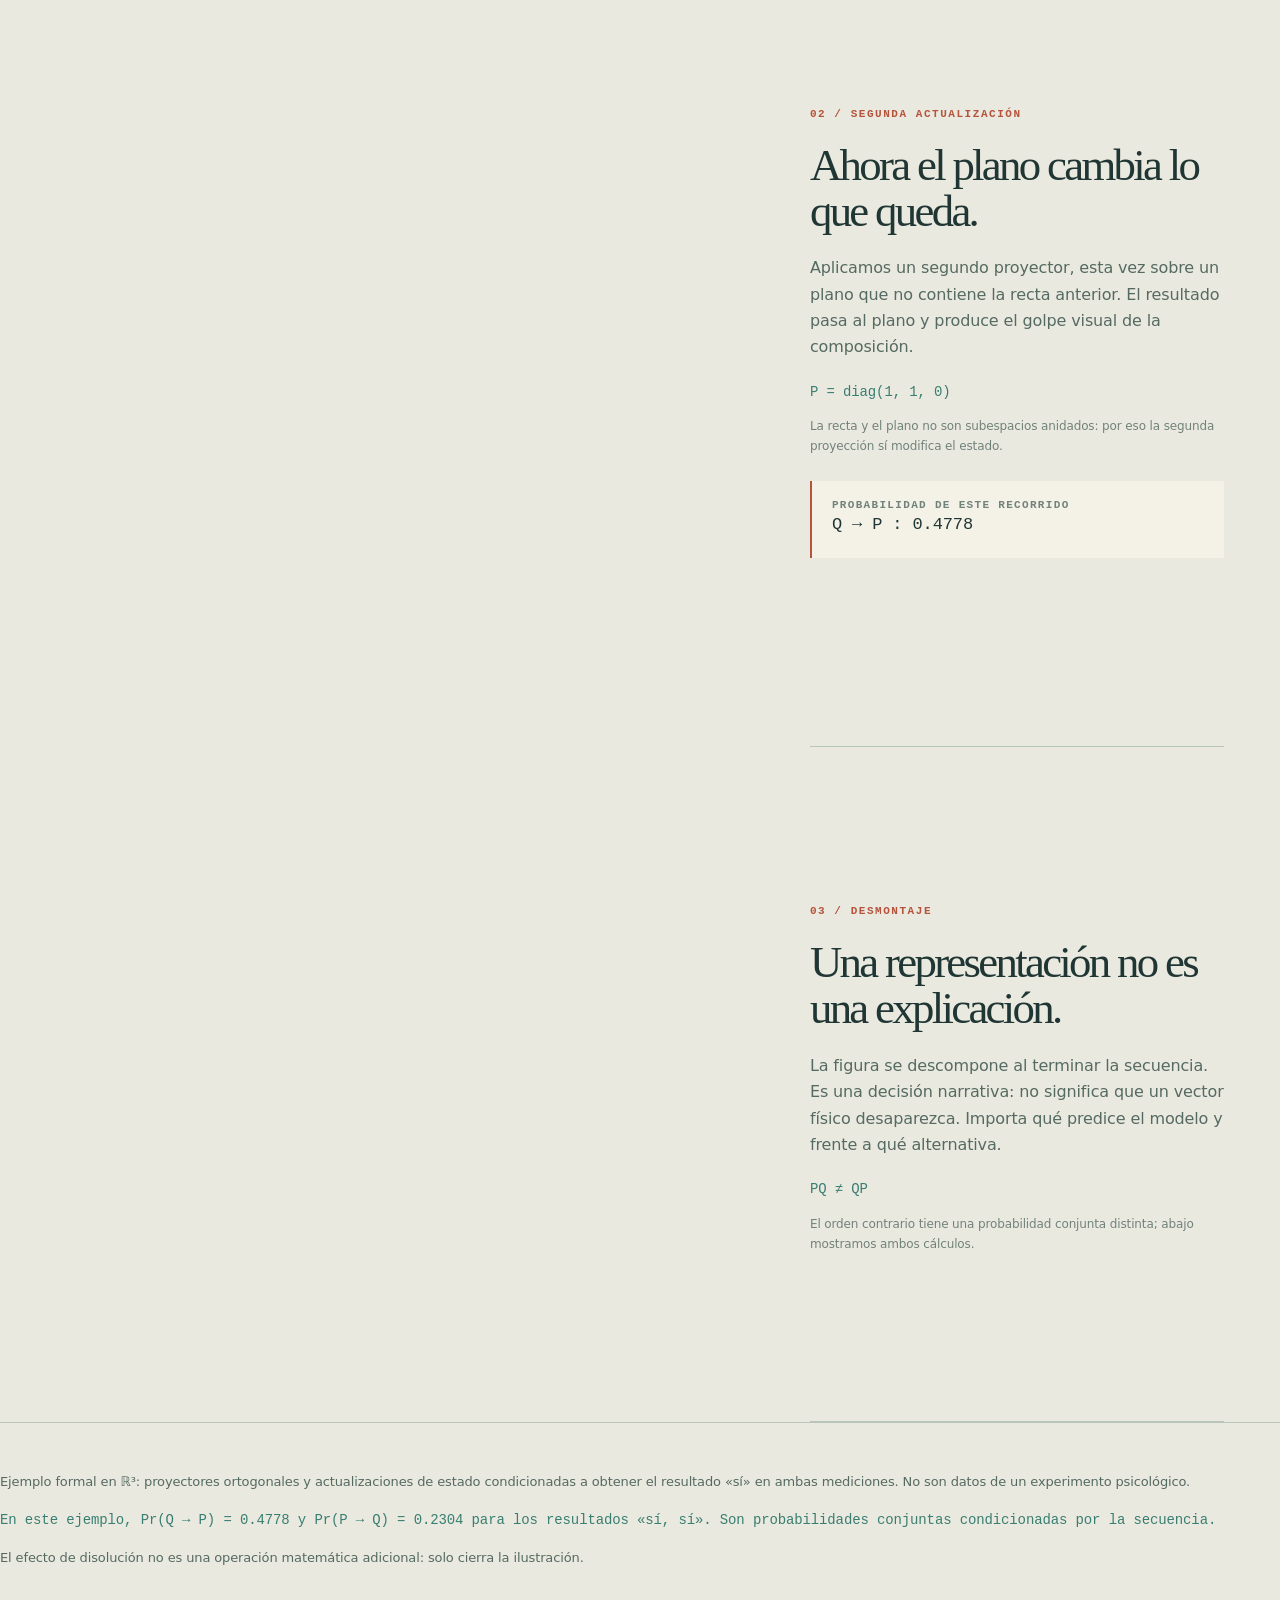
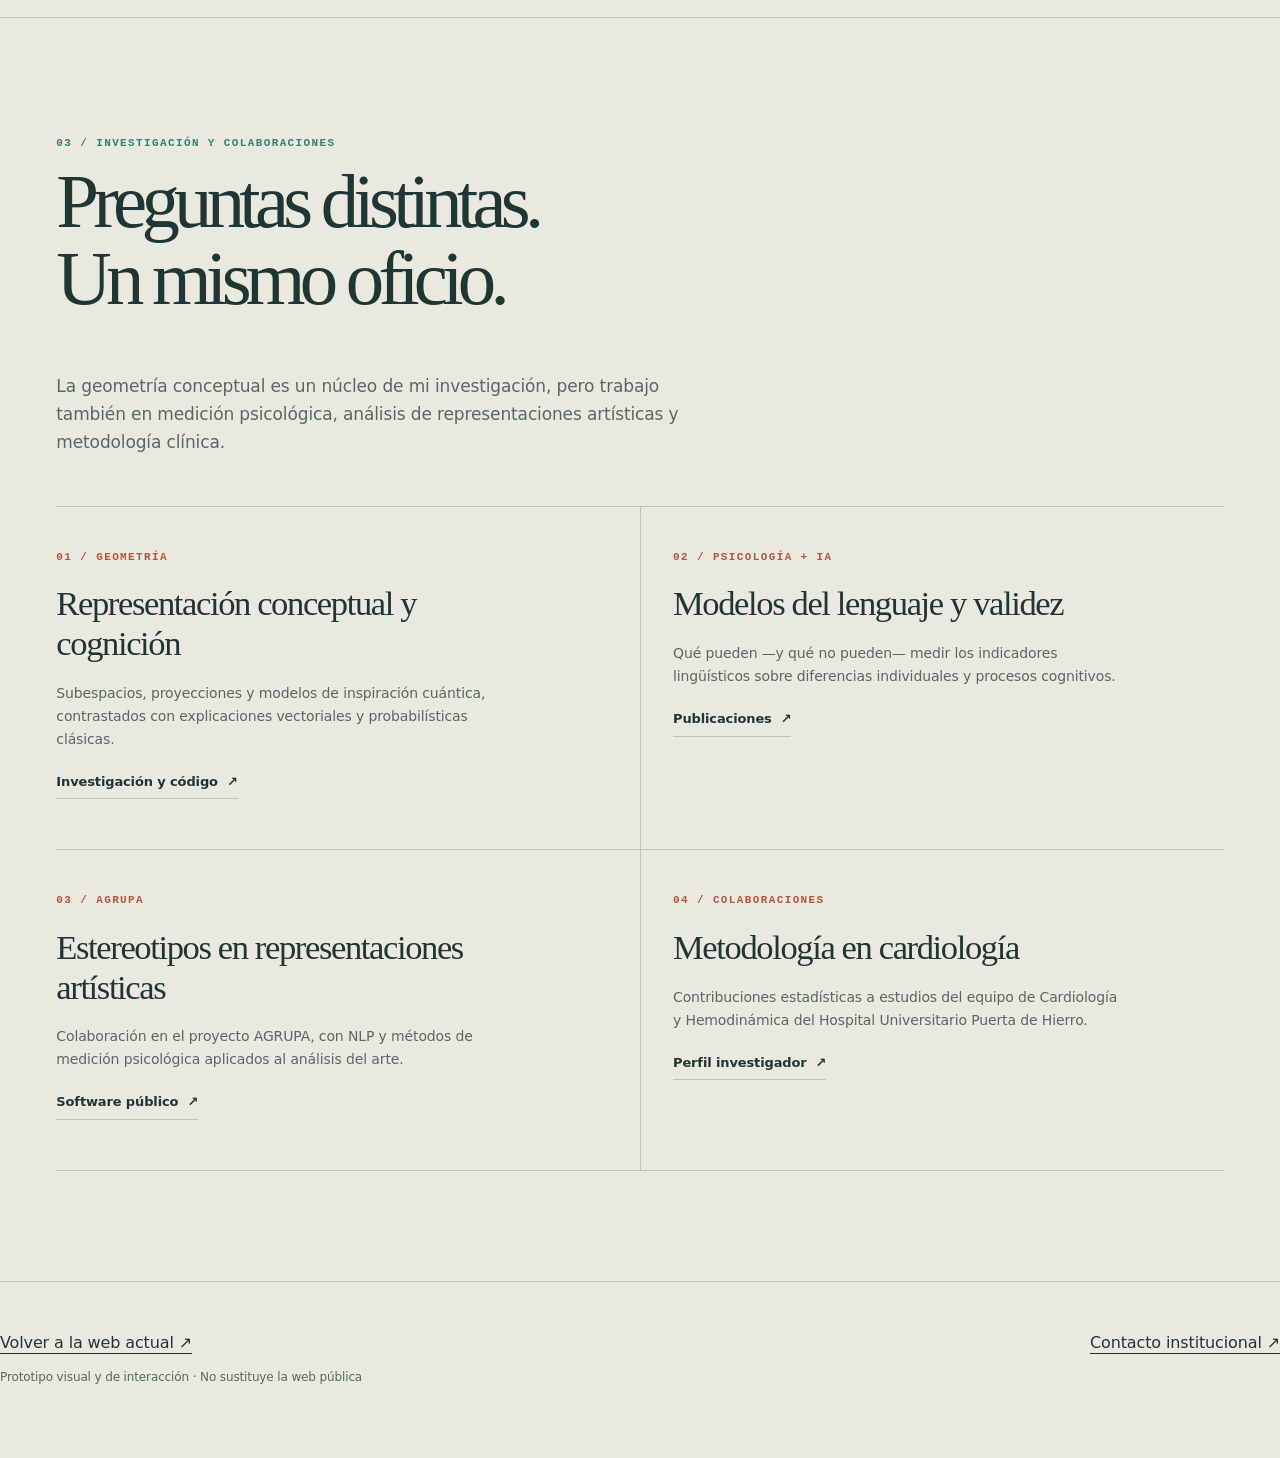
<file: prototype/index.html>
<!doctype html><html lang="es" data-theme="light"><head><meta charset="utf-8"><meta name="viewport" content="width=device-width,initial-scale=1"><meta name="robots" content="noindex,nofollow"><meta name="color-scheme" content="light dark"><title>Alejandro Martínez-Mingo | Laboratorio de significados · Prototipo</title><meta name="description" content="Prototipo de rediseño académico. No es la web pública"><link rel="stylesheet" href="../prototype/assets/lab.css"><link rel="icon" href="../favicon.svg" type="image/svg+xml"><script>window.LAB_CONFIG={"lang": "es", "stages": ["01 · Estado inicial", "02 · Proyección sobre recta", "03 · Proyección sobre plano", "04 · La figura se disuelve"], "stagesRev": ["01 · Estado inicial", "02 · Proyección sobre plano", "03 · Proyección sobre recta", "04 · La figura se disuelve"], "phases": ["ψ₀ = (0.60, 0.48, 0.64)", "ψ₁ = Qψ₀ / ‖Qψ₀‖", "ψ₂ = Pψ₁ / ‖Pψ₁‖", "La desaparición es un recurso visual"], "phasesRev": ["ψ₀ = (0.60, 0.48, 0.64)", "ψ₁ = Pψ₀ / ‖Pψ₀‖", "ψ₂ = Qψ₁ / ‖Qψ₁‖", "La desaparición es un recurso visual"], "reverse": "Invertir orden: P → Q", "normal": "Orden principal: Q → P", "first": ["Antes de observar", "Unidimensional", "Bidimensional", "Después del recorrido"], "firstRev": ["Antes de observar", "Bidimensional", "Unidimensional", "Después del recorrido"]};</script><script src="../prototype/assets/lab.js" defer></script></head>
<body><a class="skip" href="#experimento">Saltar al experimento</a>
<header class="header"><div class="wrap header-row"><a class="logo" href="index.html">Alejandro Martínez-Mingo<small>PSICOLOGÍA · UNED</small></a><nav class="header-nav" aria-label="Navegación del prototipo"><a href="#experimento">Ver el experimento</a><a href="#areas">Investigación</a><a href="https://alejandrommingo.github.io/publicaciones/" target="_blank">Publicaciones ↗</a><a href="https://alejandrommingo.github.io/#contacto" target="_blank">Contacto ↗</a></nav><details class="mobile-menu"><summary aria-label="Navegación del prototipo">☰ <span class="sr-only">Menú</span></summary><nav class="mobile-panel"><a href="#experimento">Ver el experimento</a><a href="#areas">Investigación</a><a href="https://alejandrommingo.github.io/publicaciones/">Publicaciones</a><a href="https://alejandrommingo.github.io/#contacto">Contacto</a></nav></details><a class="lang" href="en/index.html" hreflang="en">EN</a><button type="button" class="icon-button" id="theme-switch" aria-label="Cambiar tema" title="Cambiar tema">☾</button></div></header>
<main>
<section class="intro" id="inicio"><div class="wrap intro-grid"><div class="intro-copy"><span class="mono little-index">01 / UNA PREGUNTA SOBRE EL SIGNIFICADO</span><h1>¿Y si el<br>significado<br><em>no fuera un</em><br>punto?</h1><p class="intro-lead">Me interesa cómo se organizan los conceptos, qué cambia con el contexto y cuándo una representación matemática explica algo sobre el pensamiento humano.</p><div class="intro-actions"><a class="intro-action" href="#experimento">Ver el experimento<span aria-hidden="true">↘</span></a></div><p class="intro-key">Alejandro Martínez-Mingo · Facultad de Psicología, UNED</p></div><div class="portrait-wrap"><img src="../perfil.jpeg" width="550" height="660" alt="Fotografía de Alejandro Martínez-Mingo" class="portrait" loading="eager"><span class="portrait-caption mono">A / 2026 · UNED</span></div></div></section>
<div class="ticker"><div class="wrap ticker-inner"><span>PSICOLOGÍA COGNITIVA</span><span>SUBESPACIOS SEMÁNTICOS</span><span>MODELOS DEL LENGUAJE</span><span>MÉTODOS CUANTITATIVOS</span></div></div>
<section class="lab-section" id="experimento"><div class="wrap lab-heading"><span class="mono little-index">02 / EXPERIMENTO GEOMÉTRICO</span><h2>Un modelo que cambia<br>cuando lo observamos.</h2><p>Desplázate para recorrer dos proyecciones sucesivas. Puedes invertir el orden y observar que el resultado no tiene por qué ser el mismo.</p><p class="sr-only">Ejemplo formal en ℝ³: proyectores ortogonales y actualizaciones de estado condicionadas a obtener el resultado «sí» en ambas mediciones. No son datos de un experimento psicológico.</p></div><div class="wrap lab-frame"><div class="visual-column"><div class="visual-shell"><div class="visual-header"><small>ψ ∈ ℝ³ &nbsp; · &nbsp; Q² = Q &nbsp; · &nbsp; P² = P</small><small id="order-indicator">Q → P</small></div><svg id="experiment-svg" class="svg-stage" role="img" aria-labelledby="svg-title svg-description" xmlns="http://www.w3.org/2000/svg" viewBox="0 0 640 540">
 <title id="svg-title">Proyecciones sucesivas sobre subespacios no anidados</title><desc id="svg-description">Vector inicial normalizado, proyector de rango uno sobre una recta inclinada, proyector de rango dos sobre un plano horizontal. La secuencia es interactiva mediante desplazamiento y se puede invertir el orden.</desc>
 <defs><clipPath id="plane-clip"><polygon points="294,242 572,309 326,443 49,376"/></clipPath></defs>
 <g id="drawing-core"><circle class="ring" cx="310" cy="310" r="230" stroke-dasharray="3 11"/><circle class="ring" cx="310" cy="310" r="174"/>
 <g id="plane-assembly"><polygon class="plane-shape" points="294,242 572,309 326,443 49,376"/><g class="lattice" clip-path="url(#plane-clip)"><path d="M64 375L310 441 M90 356L337 422 M116 338L363 404 M142 320L390 386 M168 302L416 368 M194 284L442 350 M220 266L468 332 M244 247L494 314"/><path d="M85 371L317 239 M130 387L362 255 M175 404L407 271 M220 420L452 287 M265 435L497 303 M310 449L543 319"/></g></g>
 <path class="axis" d="M310 335 L478 375 M310 335L178 407 M310 335V105"/>
 <line id="line-subspace" class="line-subspace" x1="152" y1="476" x2="505" y2="160"/>
 <line id="initial-ghost" class="initial-ghost" x1="310" y1="335" x2="335" y2="263"/>
 <line id="state-arrow" class="active-vector" x1="310" y1="335" x2="335" y2="263"/>
 <line id="drop-line" class="drop" x1="335" y1="263" x2="335" y2="263"/>
 <circle class="origin" cx="310" cy="335" r="5"/><circle class="endpoint" id="state-dot" cx="335" cy="263" r="8"/>
 <circle class="proj-dot" id="projection-dot" cx="335" cy="263" r="6" opacity="0"/>
 <circle class="impact-ring" id="impact-ring" cx="426" cy="363" r="2"/>
 <g id="fragments"><circle class="frag" cx="227" cy="310" r="2.5"/><circle class="frag" cx="300" cy="178" r="2"/><circle class="frag" cx="438" cy="249" r="3"/><circle class="frag" cx="410" cy="398" r="2"/><circle class="frag" cx="275" cy="423" r="2"/><circle class="frag" cx="119" cy="375" r="2.5"/></g>
 </g>
 <g id="math-labels"><text class="plane-label" x="128" y="410">S · dim 2</text><text class="accent-label" id="line-label" x="461" y="178" opacity="0">L · dim 1</text><text class="accent-label" id="state-label" x="355" y="250">ψ₀</text><text x="295" y="363" font-size="13">0</text><text x="300" y="90">V = ℝ³</text></g></svg><div class="visual-bottom"><div><div class="live-label" id="stage-name" aria-live="polite">01 · Estado inicial</div><div class="state-info" id="stage-formula">ψ₀ = (0.60, 0.48, 0.64)</div></div><button type="button" id="order-toggle" class="mode-switch" aria-label="Invertir orden: P → Q">Invertir orden: P → Q ↺</button></div></div></div><div class="lab-steps"><article class="lab-step" id="paso-0" data-step="0"><div><span class="step-num">00 / CONDICIÓN INICIAL</span><h3>El estado inicial no es un punto de llegada.</h3><p>Partimos de un vector normalizado en un espacio tridimensional. Por ahora no hemos seleccionado ningún resultado de medición. La figura muestra posibles direcciones de actualización.</p><div class="formula">‖ψ₀‖ = 1</div><p class="step-note">Un esquema geométrico, no un modelo validado del significado humano.</p></div></article>
<article class="lab-step" id="paso-1" data-step="1"><div><span class="step-num">01 / PRIMERA ACTUALIZACIÓN</span><h3>Una pregunta selecciona una dirección.</h3><p>Seleccionamos el resultado afirmativo de un proyector sobre una recta. El nuevo estado se normaliza y queda sobre ese subespacio.</p><div class="formula">Q = |u⟩⟨u|,  u = (0.8, 0, 0.6)</div><p class="step-note">La probabilidad mostrada corresponde a ese resultado concreto, no a una transición segura.</p></div></article>
<article class="lab-step" id="paso-2" data-step="2"><div><span class="step-num">02 / SEGUNDA ACTUALIZACIÓN</span><h3>Ahora el plano cambia lo que queda.</h3><p>Aplicamos un segundo proyector, esta vez sobre un plano que no contiene la recta anterior. El resultado pasa al plano y produce el golpe visual de la composición.</p><div class="formula">P = diag(1, 1, 0)</div><p class="step-note">La recta y el plano no son subespacios anidados: por eso la segunda proyección sí modifica el estado.</p><div class="prob"><strong>Probabilidad de este recorrido</strong><span id="joint-probability">Q → P : 0.4778</span></div></div></article>
<article class="lab-step final" id="paso-3" data-step="3"><div><span class="step-num">03 / DESMONTAJE</span><h3>Una representación no es una explicación.</h3><p>La figura se descompone al terminar la secuencia. Es una decisión narrativa: no significa que un vector físico desaparezca. Importa qué predice el modelo y frente a qué alternativa.</p><div class="formula">PQ ≠ QP</div><p class="step-note">El orden contrario tiene una probabilidad conjunta distinta; abajo mostramos ambos cálculos.</p></div></article></div></div><div class="wrap lab-endnote"><p>Ejemplo formal en ℝ³: proyectores ortogonales y actualizaciones de estado condicionadas a obtener el resultado «sí» en ambas mediciones. No son datos de un experimento psicológico.</p><p class="formula">En este ejemplo, Pr(Q → P) = 0.4778 y Pr(P → Q) = 0.2304 para los resultados «sí, sí». Son probabilidades conjuntas condicionadas por la secuencia.</p><p>El efecto de disolución no es una operación matemática adicional: solo cierra la ilustración.</p></div></section>
<section class="chapter wrap" id="areas"><span class="mono little-index">03 / INVESTIGACIÓN Y COLABORACIONES</span><h2>Preguntas distintas.<br>Un mismo oficio.</h2><p class="chapter-intro">La geometría conceptual es un núcleo de mi investigación, pero trabajo también en medición psicológica, análisis de representaciones artísticas y metodología clínica.</p><div class="research-layout"><article class="research-item"><span class="mono little-index">01 / GEOMETRÍA</span><h3>Representación conceptual y cognición</h3><p>Subespacios, proyecciones y modelos de inspiración cuántica, contrastados con explicaciones vectoriales y probabilísticas clásicas.</p><a href="https://alejandrommingo.github.io/investigacion/" target="_blank" rel="noopener noreferrer">Investigación y código <span aria-hidden="true">↗</span></a></article>
<article class="research-item"><span class="mono little-index">02 / PSICOLOGÍA + IA</span><h3>Modelos del lenguaje y validez</h3><p>Qué pueden —y qué no pueden— medir los indicadores lingüísticos sobre diferencias individuales y procesos cognitivos.</p><a href="https://alejandrommingo.github.io/publicaciones/" target="_blank" rel="noopener noreferrer">Publicaciones <span aria-hidden="true">↗</span></a></article>
<article class="research-item"><span class="mono little-index">03 / AGRUPA</span><h3>Estereotipos en representaciones artísticas</h3><p>Colaboración en el proyecto AGRUPA, con NLP y métodos de medición psicológica aplicados al análisis del arte.</p><a href="https://github.com/alejandrommingo/AGRUPA" target="_blank" rel="noopener noreferrer">Software público <span aria-hidden="true">↗</span></a></article>
<article class="research-item"><span class="mono little-index">04 / COLABORACIONES</span><h3>Metodología en cardiología</h3><p>Contribuciones estadísticas a estudios del equipo de Cardiología y Hemodinámica del Hospital Universitario Puerta de Hierro.</p><a href="https://portalcientifico.uned.es/investigadores/1200696/detalle" target="_blank" rel="noopener noreferrer">Perfil investigador <span aria-hidden="true">↗</span></a></article></div></section>
</main><footer class="footer wrap"><div><a href="https://alejandrommingo.github.io/">Volver a la web actual ↗</a><p class="fine">Prototipo visual y de interacción · No sustituye la web pública</p></div><a href="mailto:a.martinez.m@psi.uned.es">Contacto institucional ↗</a></footer></body></html>
</file>
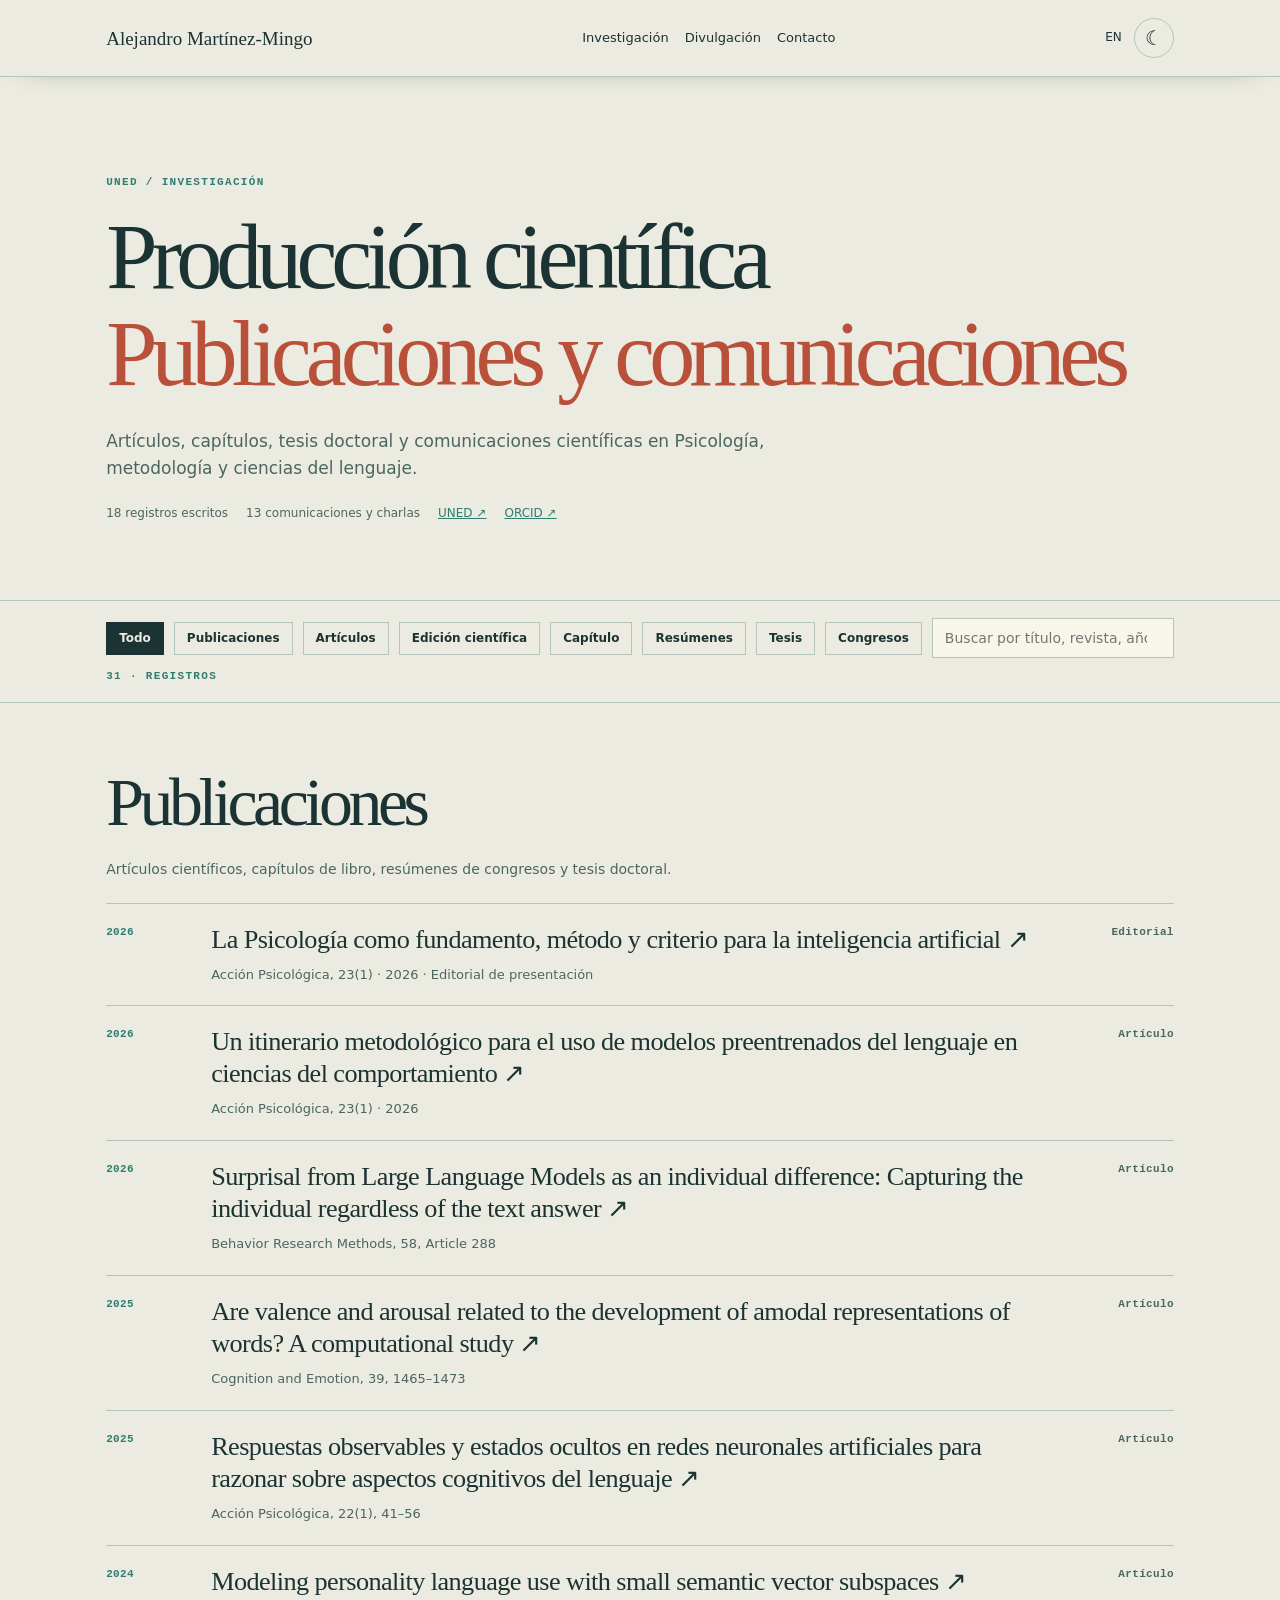
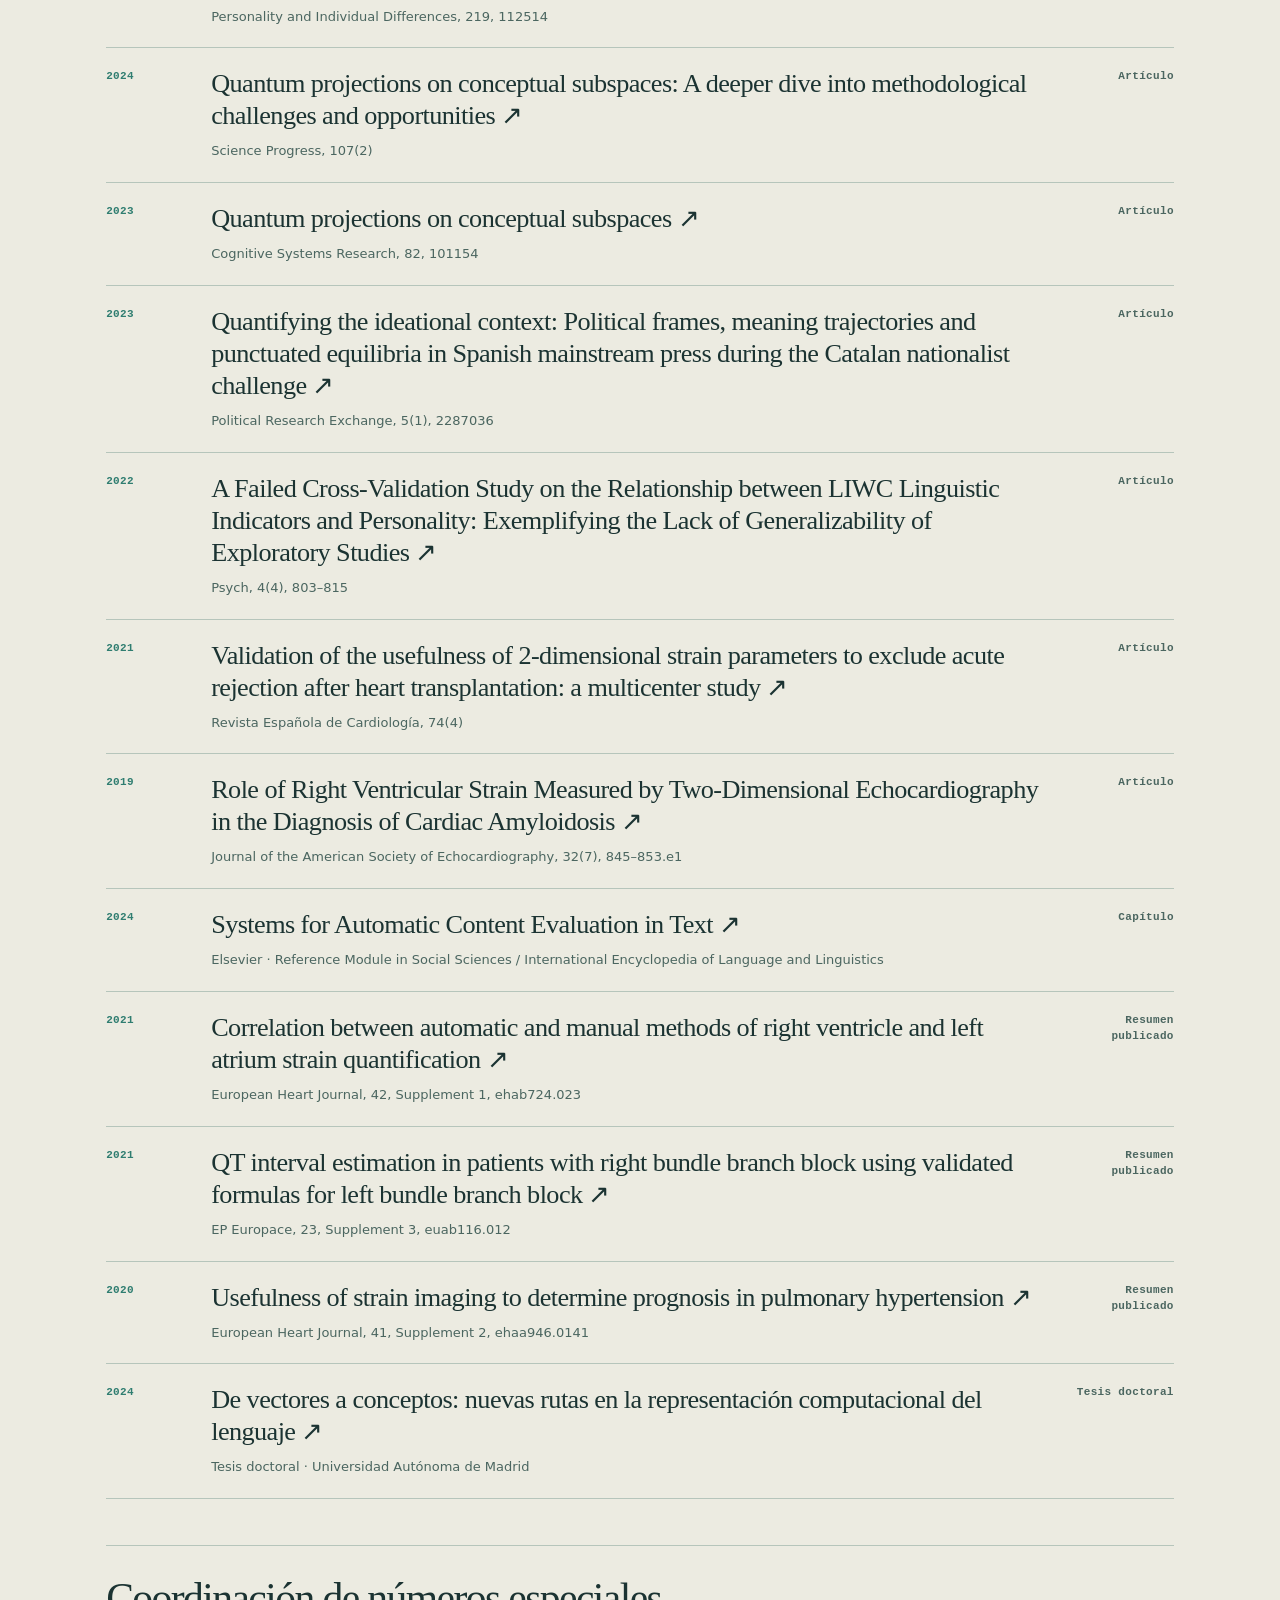
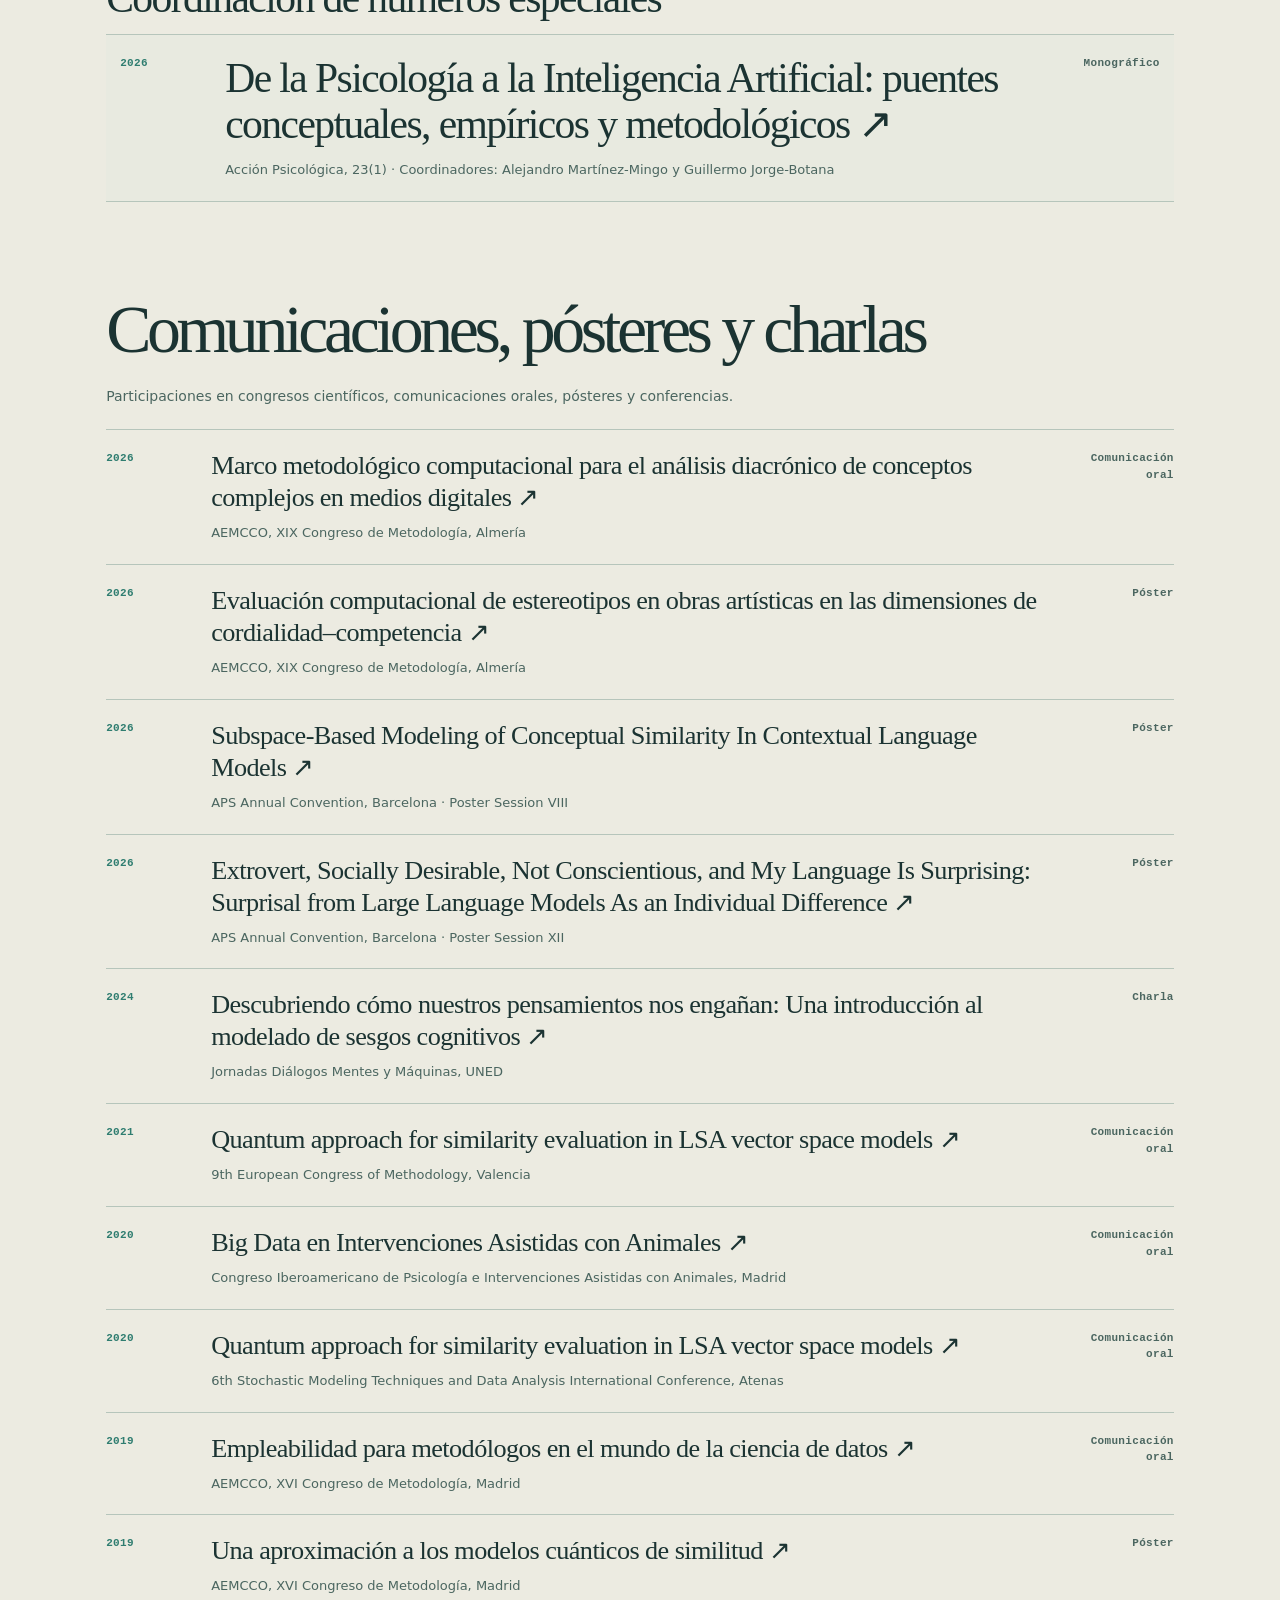
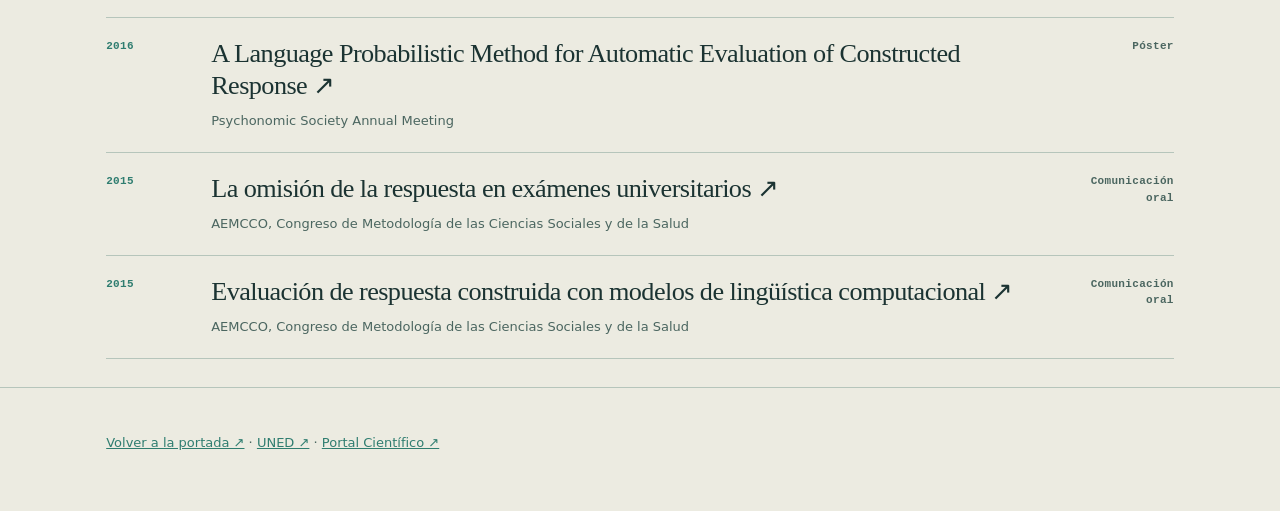
<file: publicaciones/index.html>
<!doctype html><html lang="es" data-theme="light"><head><meta charset="utf-8"><meta name="viewport" content="width=device-width, initial-scale=1"><meta name="robots" content="index,follow,max-image-preview:large"><meta name="color-scheme" content="light dark"><title>Producción científica — Alejandro Martínez-Mingo | UNED</title><meta name="description" content="Artículos científicos, capítulos de libro, tesis doctoral y comunicaciones sobre Psicología, metodología y ciencias del lenguaje."><link rel="canonical" href="https://alejandrommingo.github.io/publicaciones/"><link rel="alternate" hreflang="es" href="https://alejandrommingo.github.io/publicaciones/"><link rel="alternate" hreflang="en" href="https://alejandrommingo.github.io/en/publications/"><link rel="icon" type="image/svg+xml" href="../favicon.svg"><link rel="stylesheet" href="../assets/catalog.css?v=2"><meta property="og:type" content="website"><meta property="og:title" content="Producción científica · Alejandro Martínez-Mingo"><meta property="og:url" content="https://alejandrommingo.github.io/publicaciones/"><meta property="og:description" content="Publicaciones y comunicaciones"><meta property="og:image" content="https://alejandrommingo.github.io/assets/social-preview-full-geometry.png"><script type="application/ld+json">{"@context":"https://schema.org","@type":"CollectionPage","url":"https://alejandrommingo.github.io/publicaciones/","name":"Producción científica | Alejandro Martínez-Mingo","inLanguage":"es","author":{"@type":"Person","name":"Alejandro Martínez-Mingo","sameAs":["https://orcid.org/0000-0002-5617-1453","https://portalcientifico.uned.es/investigadores/1200696/publicaciones"]},"mainEntity":{"@type":"ItemList","numberOfItems":31}}</script><script src="../assets/catalog.js?v=1" defer></script></head><body><header><div class="wrap head"><a class="brand" href="../">Alejandro Martínez-Mingo</a><nav><a href="../#research">Investigación</a><a href="../#outreach">Divulgación</a><a href="../#contact">Contacto</a></nav><div class="actions"><a href="https://alejandrommingo.github.io/en/publications/">EN</a><button type="button" class="theme" id="theme" aria-label="Switch appearance">☾</button></div></div></header><main><div class="hero"><div class="wrap"><span class="kicker">UNED / INVESTIGACIÓN</span><h1>Producción científica<br><em>Publicaciones y comunicaciones</em></h1><p class="lead">Artículos, capítulos, tesis doctoral y comunicaciones científicas en Psicología, metodología y ciencias del lenguaje.</p><div class="metadata"><span>18 registros escritos</span><span>13 comunicaciones y charlas</span><a href="https://portalcientifico.uned.es/investigadores/1200696/publicaciones" target="_blank" rel="noopener noreferrer">UNED ↗</a><a href="https://orcid.org/0000-0002-5617-1453" target="_blank" rel="noopener noreferrer">ORCID ↗</a></div></div></div><div class="filter"><div class="wrap filters"><button type="button" data-kind="all" aria-pressed="true">Todo</button><button type="button" data-kind="publications" aria-pressed="false">Publicaciones</button><button type="button" data-kind="journal" aria-pressed="false">Artículos</button><button type="button" data-kind="editorial" aria-pressed="false">Edición científica</button><button type="button" data-kind="chapter" aria-pressed="false">Capítulo</button><button type="button" data-kind="abstract" aria-pressed="false">Resúmenes</button><button type="button" data-kind="thesis" aria-pressed="false">Tesis</button><button type="button" data-kind="presentations" aria-pressed="false">Congresos</button><input type="search" class="search" id="search" aria-label="Buscar por título, revista, año…" placeholder="Buscar por título, revista, año…"><span class="kicker"><span id="visible-count">31</span> · Registros</span></div></div><div class="wrap"><section class="section" id="publications"><h2>Publicaciones</h2><p class="section-note">Artículos científicos, capítulos de libro, resúmenes de congresos y tesis doctoral.</p><ol class="items"><li class="item" data-kind="editorial" data-group="publications"><span class="year">2026</span><div><h3 class="title"><a href="https://revistas.uned.es/index.php/accionpsicologica/issue/view/2121" target="_blank" rel="noopener noreferrer">La Psicología como fundamento, método y criterio para la inteligencia artificial ↗</a></h3><p class="venue">Acción Psicológica, 23(1) · 2026 · Editorial de presentación</p></div><span class="kind">Editorial</span></li><li class="item" data-kind="journal" data-group="publications"><span class="year">2026</span><div><h3 class="title"><a href="https://doi.org/10.5944/ap.48703" target="_blank" rel="noopener noreferrer">Un itinerario metodológico para el uso de modelos preentrenados del lenguaje en ciencias del comportamiento ↗</a></h3><p class="venue">Acción Psicológica, 23(1) · 2026</p></div><span class="kind">Artículo</span></li><li class="item" data-kind="journal" data-group="publications"><span class="year">2026</span><div><h3 class="title"><a href="https://doi.org/10.3758/s13428-026-03117-7" target="_blank" rel="noopener noreferrer">Surprisal from Large Language Models as an individual difference: Capturing the individual regardless of the text answer ↗</a></h3><p class="venue">Behavior Research Methods, 58, Article 288</p></div><span class="kind">Artículo</span></li><li class="item" data-kind="journal" data-group="publications"><span class="year">2025</span><div><h3 class="title"><a href="https://doi.org/10.1080/02699931.2023.2283882" target="_blank" rel="noopener noreferrer">Are valence and arousal related to the development of amodal representations of words? A computational study ↗</a></h3><p class="venue">Cognition and Emotion, 39, 1465–1473</p></div><span class="kind">Artículo</span></li><li class="item" data-kind="journal" data-group="publications"><span class="year">2025</span><div><h3 class="title"><a href="https://doi.org/10.5944/AP.22.1.43347" target="_blank" rel="noopener noreferrer">Respuestas observables y estados ocultos en redes neuronales artificiales para razonar sobre aspectos cognitivos del lenguaje ↗</a></h3><p class="venue">Acción Psicológica, 22(1), 41–56</p></div><span class="kind">Artículo</span></li><li class="item" data-kind="journal" data-group="publications"><span class="year">2024</span><div><h3 class="title"><a href="https://doi.org/10.1016/j.paid.2023.112514" target="_blank" rel="noopener noreferrer">Modeling personality language use with small semantic vector subspaces ↗</a></h3><p class="venue">Personality and Individual Differences, 219, 112514</p></div><span class="kind">Artículo</span></li><li class="item" data-kind="journal" data-group="publications"><span class="year">2024</span><div><h3 class="title"><a href="https://doi.org/10.1177/00368504241238773" target="_blank" rel="noopener noreferrer">Quantum projections on conceptual subspaces: A deeper dive into methodological challenges and opportunities ↗</a></h3><p class="venue">Science Progress, 107(2)</p></div><span class="kind">Artículo</span></li><li class="item" data-kind="journal" data-group="publications"><span class="year">2023</span><div><h3 class="title"><a href="https://doi.org/10.1016/j.cogsys.2023.101154" target="_blank" rel="noopener noreferrer">Quantum projections on conceptual subspaces ↗</a></h3><p class="venue">Cognitive Systems Research, 82, 101154</p></div><span class="kind">Artículo</span></li><li class="item" data-kind="journal" data-group="publications"><span class="year">2023</span><div><h3 class="title"><a href="https://doi.org/10.1080/2474736X.2023.2287036" target="_blank" rel="noopener noreferrer">Quantifying the ideational context: Political frames, meaning trajectories and punctuated equilibria in Spanish mainstream press during the Catalan nationalist challenge ↗</a></h3><p class="venue">Political Research Exchange, 5(1), 2287036</p></div><span class="kind">Artículo</span></li><li class="item" data-kind="journal" data-group="publications"><span class="year">2022</span><div><h3 class="title"><a href="https://doi.org/10.3390/psych4040059" target="_blank" rel="noopener noreferrer">A Failed Cross-Validation Study on the Relationship between LIWC Linguistic Indicators and Personality: Exemplifying the Lack of Generalizability of Exploratory Studies ↗</a></h3><p class="venue">Psych, 4(4), 803–815</p></div><span class="kind">Artículo</span></li><li class="item" data-kind="journal" data-group="publications"><span class="year">2021</span><div><h3 class="title"><a href="https://doi.org/10.1016/j.rec.2020.01.012" target="_blank" rel="noopener noreferrer">Validation of the usefulness of 2-dimensional strain parameters to exclude acute rejection after heart transplantation: a multicenter study ↗</a></h3><p class="venue">Revista Española de Cardiología, 74(4)</p></div><span class="kind">Artículo</span></li><li class="item" data-kind="journal" data-group="publications"><span class="year">2019</span><div><h3 class="title"><a href="https://doi.org/10.1016/j.echo.2019.03.005" target="_blank" rel="noopener noreferrer">Role of Right Ventricular Strain Measured by Two-Dimensional Echocardiography in the Diagnosis of Cardiac Amyloidosis ↗</a></h3><p class="venue">Journal of the American Society of Echocardiography, 32(7), 845–853.e1</p></div><span class="kind">Artículo</span></li><li class="item" data-kind="chapter" data-group="publications"><span class="year">2024</span><div><h3 class="title"><a href="https://doi.org/10.1016/B978-0-323-95504-1.00162-9" target="_blank" rel="noopener noreferrer">Systems for Automatic Content Evaluation in Text ↗</a></h3><p class="venue">Elsevier · Reference Module in Social Sciences / International Encyclopedia of Language and Linguistics</p></div><span class="kind">Capítulo</span></li><li class="item" data-kind="abstract" data-group="publications"><span class="year">2021</span><div><h3 class="title"><a href="https://doi.org/10.1093/eurheartj/ehab724.023" target="_blank" rel="noopener noreferrer">Correlation between automatic and manual methods of right ventricle and left atrium strain quantification ↗</a></h3><p class="venue">European Heart Journal, 42, Supplement 1, ehab724.023</p></div><span class="kind">Resumen publicado</span></li><li class="item" data-kind="abstract" data-group="publications"><span class="year">2021</span><div><h3 class="title"><a href="https://doi.org/10.1093/europace/euab116.012" target="_blank" rel="noopener noreferrer">QT interval estimation in patients with right bundle branch block using validated formulas for left bundle branch block ↗</a></h3><p class="venue">EP Europace, 23, Supplement 3, euab116.012</p></div><span class="kind">Resumen publicado</span></li><li class="item" data-kind="abstract" data-group="publications"><span class="year">2020</span><div><h3 class="title"><a href="https://doi.org/10.1093/ehjci/ehaa946.0141" target="_blank" rel="noopener noreferrer">Usefulness of strain imaging to determine prognosis in pulmonary hypertension ↗</a></h3><p class="venue">European Heart Journal, 41, Supplement 2, ehaa946.0141</p></div><span class="kind">Resumen publicado</span></li><li class="item" data-kind="thesis" data-group="publications"><span class="year">2024</span><div><h3 class="title"><a href="https://dialnet.unirioja.es/servlet/tesis?codigo=329016" target="_blank" rel="noopener noreferrer">De vectores a conceptos: nuevas rutas en la representación computacional del lenguaje ↗</a></h3><p class="venue">Tesis doctoral · Universidad Autónoma de Madrid</p></div><span class="kind">Tesis doctoral</span></li></ol><section class="editorial-service" aria-labelledby="edition-heading"><h3 id="edition-heading">Coordinación de números especiales</h3><ol class="items"><li class="item" data-kind="editorial" data-group="publications"><span class="year">2026</span><div><h3 class="title"><a href="https://revistas.uned.es/index.php/accionpsicologica/issue/view/2121" target="_blank" rel="noopener noreferrer">De la Psicología a la Inteligencia Artificial: puentes conceptuales, empíricos y metodológicos ↗</a></h3><p class="venue">Acción Psicológica, 23(1) · Coordinadores: Alejandro Martínez-Mingo y Guillermo Jorge-Botana</p></div><span class="kind">Monográfico</span></li></ol></section></section><section class="section" id="presentations"><h2>Comunicaciones, pósteres y charlas</h2><p class="section-note">Participaciones en congresos científicos, comunicaciones orales, pósteres y conferencias.</p><ol class="items"><li class="item" data-kind="oral" data-group="presentations"><span class="year">2026</span><div><h3 class="title"><a href="https://www.uned.es/universidad/docentes/psicologia/alejandro-martinez-mingo.html" target="_blank" rel="noopener noreferrer">Marco metodológico computacional para el análisis diacrónico de conceptos complejos en medios digitales ↗</a></h3><p class="venue">AEMCCO, XIX Congreso de Metodología, Almería</p></div><span class="kind">Comunicación oral</span></li><li class="item" data-kind="poster" data-group="presentations"><span class="year">2026</span><div><h3 class="title"><a href="https://www.uned.es/universidad/docentes/psicologia/alejandro-martinez-mingo.html" target="_blank" rel="noopener noreferrer">Evaluación computacional de estereotipos en obras artísticas en las dimensiones de cordialidad–competencia ↗</a></h3><p class="venue">AEMCCO, XIX Congreso de Metodología, Almería</p></div><span class="kind">Póster</span></li><li class="item" data-kind="poster" data-group="presentations"><span class="year">2026</span><div><h3 class="title"><a href="https://www.psychologicalscience.org/conventions/archive/2026annual/session/14146/" target="_blank" rel="noopener noreferrer">Subspace-Based Modeling of Conceptual Similarity In Contextual Language Models ↗</a></h3><p class="venue">APS Annual Convention, Barcelona · Poster Session VIII</p></div><span class="kind">Póster</span></li><li class="item" data-kind="poster" data-group="presentations"><span class="year">2026</span><div><h3 class="title"><a href="https://www.psychologicalscience.org/conventions/archive/2026annual/session/14150/" target="_blank" rel="noopener noreferrer">Extrovert, Socially Desirable, Not Conscientious, and My Language Is Surprising: Surprisal from Large Language Models As an Individual Difference ↗</a></h3><p class="venue">APS Annual Convention, Barcelona · Poster Session XII</p></div><span class="kind">Póster</span></li><li class="item" data-kind="talk" data-group="presentations"><span class="year">2024</span><div><h3 class="title"><a href="https://canal.uned.es/video/672c6c0b83ed451c5a075e76" target="_blank" rel="noopener noreferrer">Descubriendo cómo nuestros pensamientos nos engañan: Una introducción al modelado de sesgos cognitivos ↗</a></h3><p class="venue">Jornadas Diálogos Mentes y Máquinas, UNED</p></div><span class="kind">Charla</span></li><li class="item" data-kind="oral" data-group="presentations"><span class="year">2021</span><div><h3 class="title"><a href="https://www.uned.es/universidad/docentes/psicologia/alejandro-martinez-mingo.html" target="_blank" rel="noopener noreferrer">Quantum approach for similarity evaluation in LSA vector space models ↗</a></h3><p class="venue">9th European Congress of Methodology, Valencia</p></div><span class="kind">Comunicación oral</span></li><li class="item" data-kind="oral" data-group="presentations"><span class="year">2020</span><div><h3 class="title"><a href="https://www.uned.es/universidad/docentes/psicologia/alejandro-martinez-mingo.html" target="_blank" rel="noopener noreferrer">Big Data en Intervenciones Asistidas con Animales ↗</a></h3><p class="venue">Congreso Iberoamericano de Psicología e Intervenciones Asistidas con Animales, Madrid</p></div><span class="kind">Comunicación oral</span></li><li class="item" data-kind="oral" data-group="presentations"><span class="year">2020</span><div><h3 class="title"><a href="https://www.uned.es/universidad/docentes/psicologia/alejandro-martinez-mingo.html" target="_blank" rel="noopener noreferrer">Quantum approach for similarity evaluation in LSA vector space models ↗</a></h3><p class="venue">6th Stochastic Modeling Techniques and Data Analysis International Conference, Atenas</p></div><span class="kind">Comunicación oral</span></li><li class="item" data-kind="oral" data-group="presentations"><span class="year">2019</span><div><h3 class="title"><a href="https://www.uned.es/universidad/docentes/psicologia/alejandro-martinez-mingo.html" target="_blank" rel="noopener noreferrer">Empleabilidad para metodólogos en el mundo de la ciencia de datos ↗</a></h3><p class="venue">AEMCCO, XVI Congreso de Metodología, Madrid</p></div><span class="kind">Comunicación oral</span></li><li class="item" data-kind="poster" data-group="presentations"><span class="year">2019</span><div><h3 class="title"><a href="https://www.uned.es/universidad/docentes/psicologia/alejandro-martinez-mingo.html" target="_blank" rel="noopener noreferrer">Una aproximación a los modelos cuánticos de similitud ↗</a></h3><p class="venue">AEMCCO, XVI Congreso de Metodología, Madrid</p></div><span class="kind">Póster</span></li><li class="item" data-kind="poster" data-group="presentations"><span class="year">2016</span><div><h3 class="title"><a href="https://www.uned.es/universidad/docentes/psicologia/alejandro-martinez-mingo.html" target="_blank" rel="noopener noreferrer">A Language Probabilistic Method for Automatic Evaluation of Constructed Response ↗</a></h3><p class="venue">Psychonomic Society Annual Meeting</p></div><span class="kind">Póster</span></li><li class="item" data-kind="oral" data-group="presentations"><span class="year">2015</span><div><h3 class="title"><a href="https://www.uned.es/universidad/docentes/psicologia/alejandro-martinez-mingo.html" target="_blank" rel="noopener noreferrer">La omisión de la respuesta en exámenes universitarios ↗</a></h3><p class="venue">AEMCCO, Congreso de Metodología de las Ciencias Sociales y de la Salud</p></div><span class="kind">Comunicación oral</span></li><li class="item" data-kind="oral" data-group="presentations"><span class="year">2015</span><div><h3 class="title"><a href="https://www.uned.es/universidad/docentes/psicologia/alejandro-martinez-mingo.html" target="_blank" rel="noopener noreferrer">Evaluación de respuesta construida con modelos de lingüística computacional ↗</a></h3><p class="venue">AEMCCO, Congreso de Metodología de las Ciencias Sociales y de la Salud</p></div><span class="kind">Comunicación oral</span></li></ol></section></div><footer class="footer"><div class="wrap"><p><a href="../">Volver a la portada ↗</a> · <a href="https://www.uned.es/universidad/docentes/psicologia/alejandro-martinez-mingo.html" target="_blank" rel="noopener noreferrer">UNED ↗</a> · <a href="https://portalcientifico.uned.es/investigadores/1200696/publicaciones" target="_blank" rel="noopener noreferrer">Portal Científico ↗</a></p></div></footer></main></body></html>
</file>
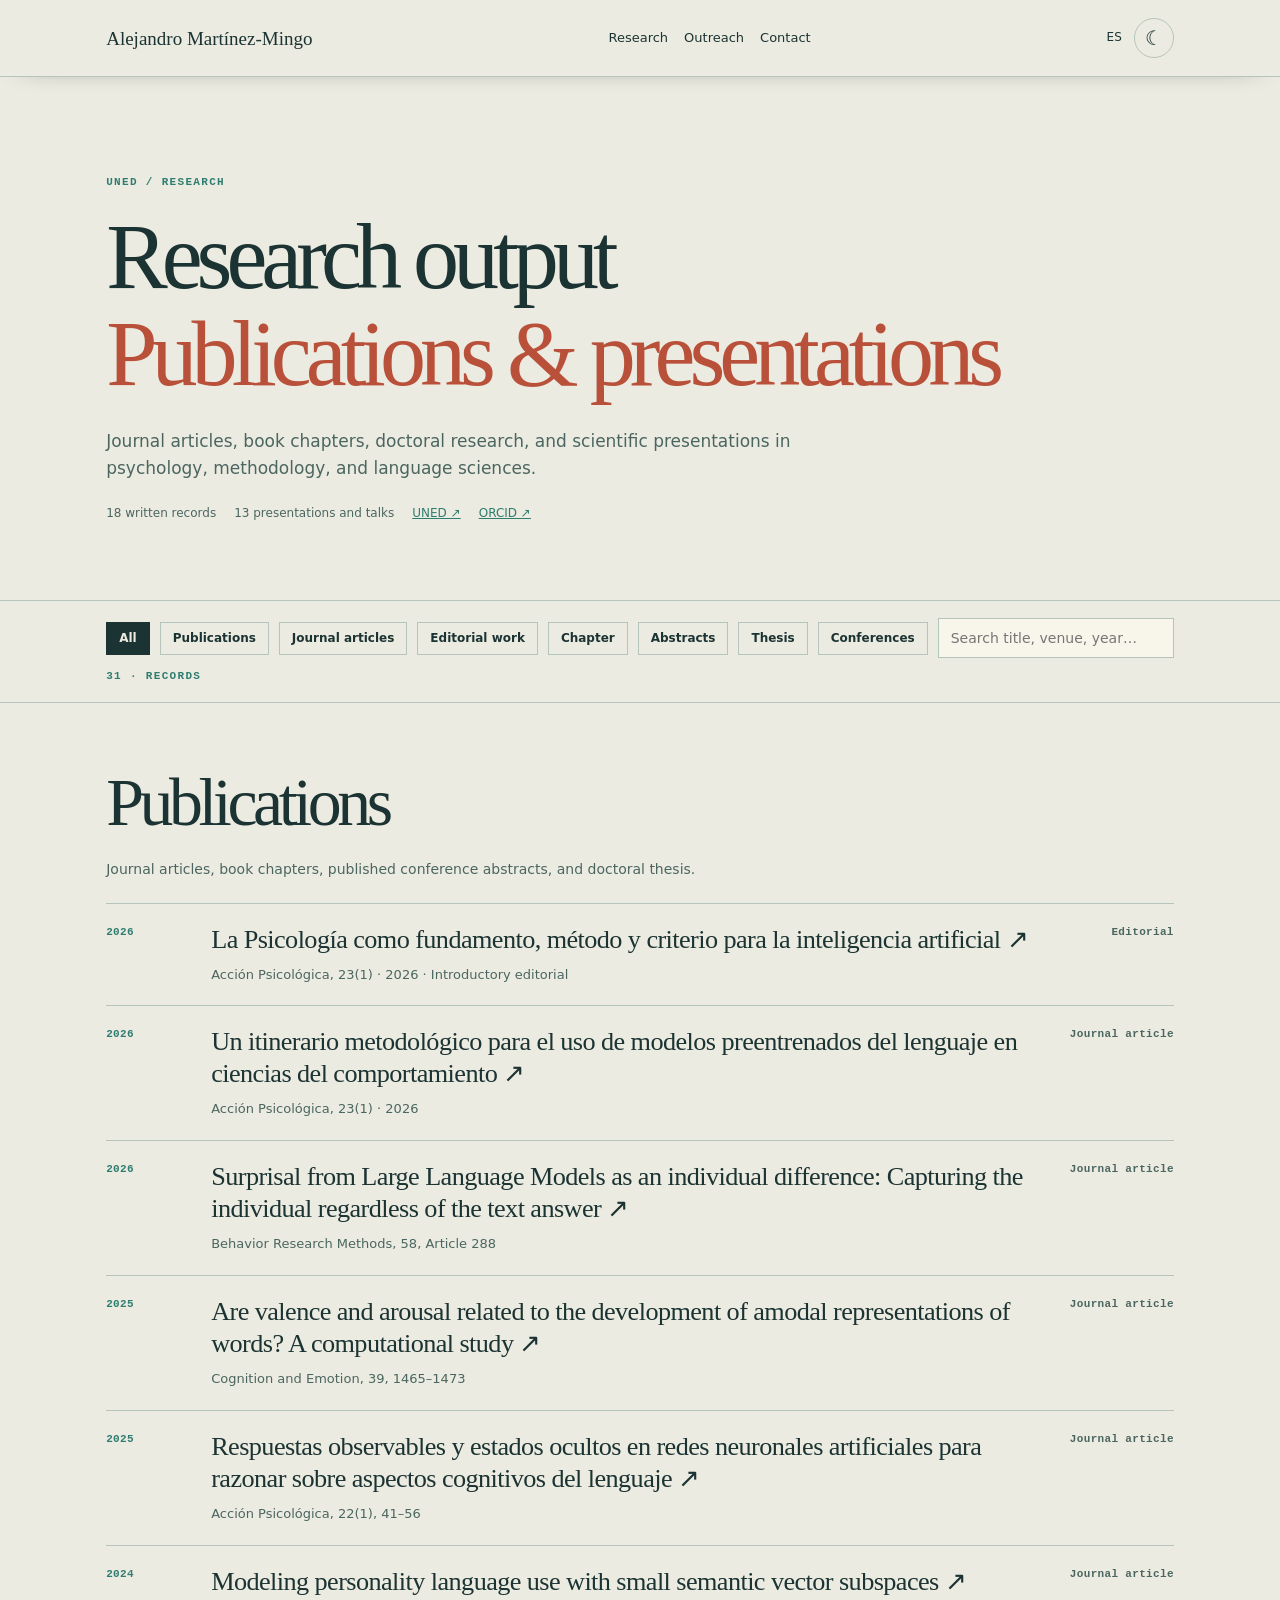
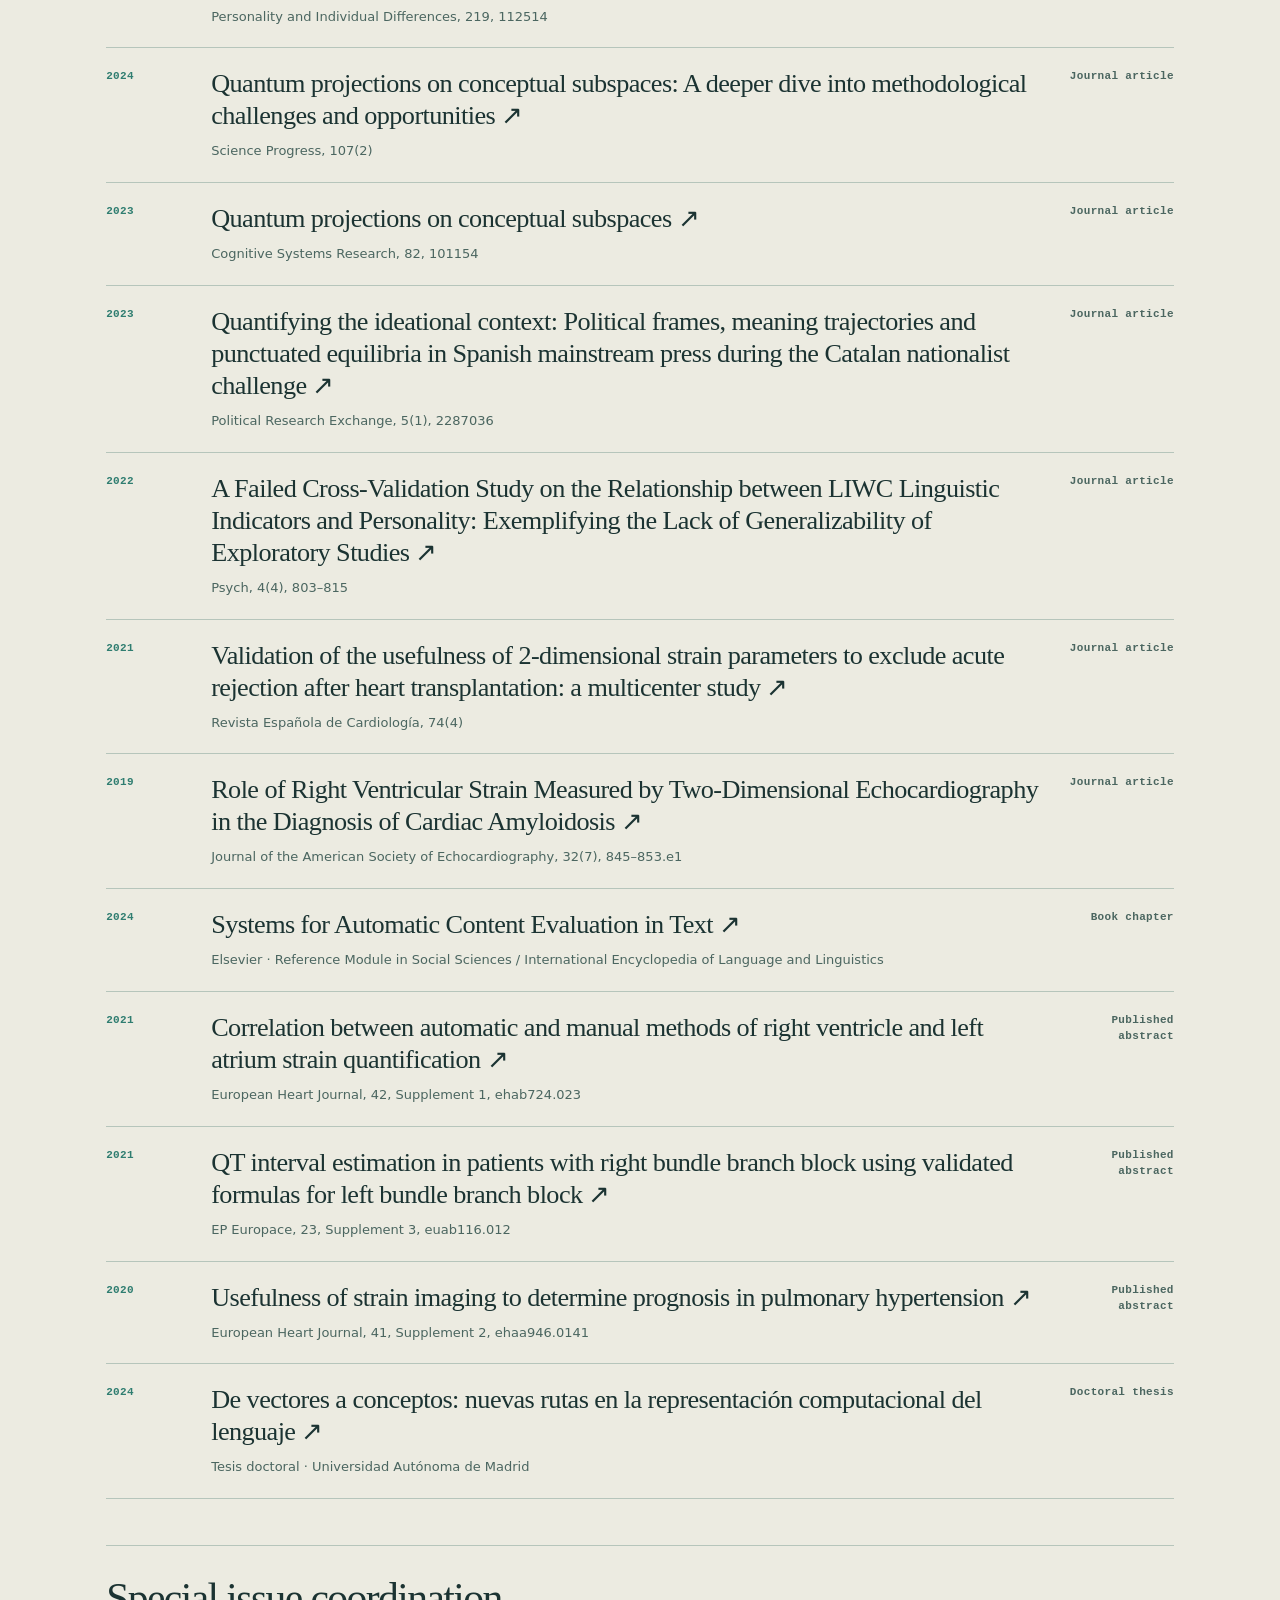
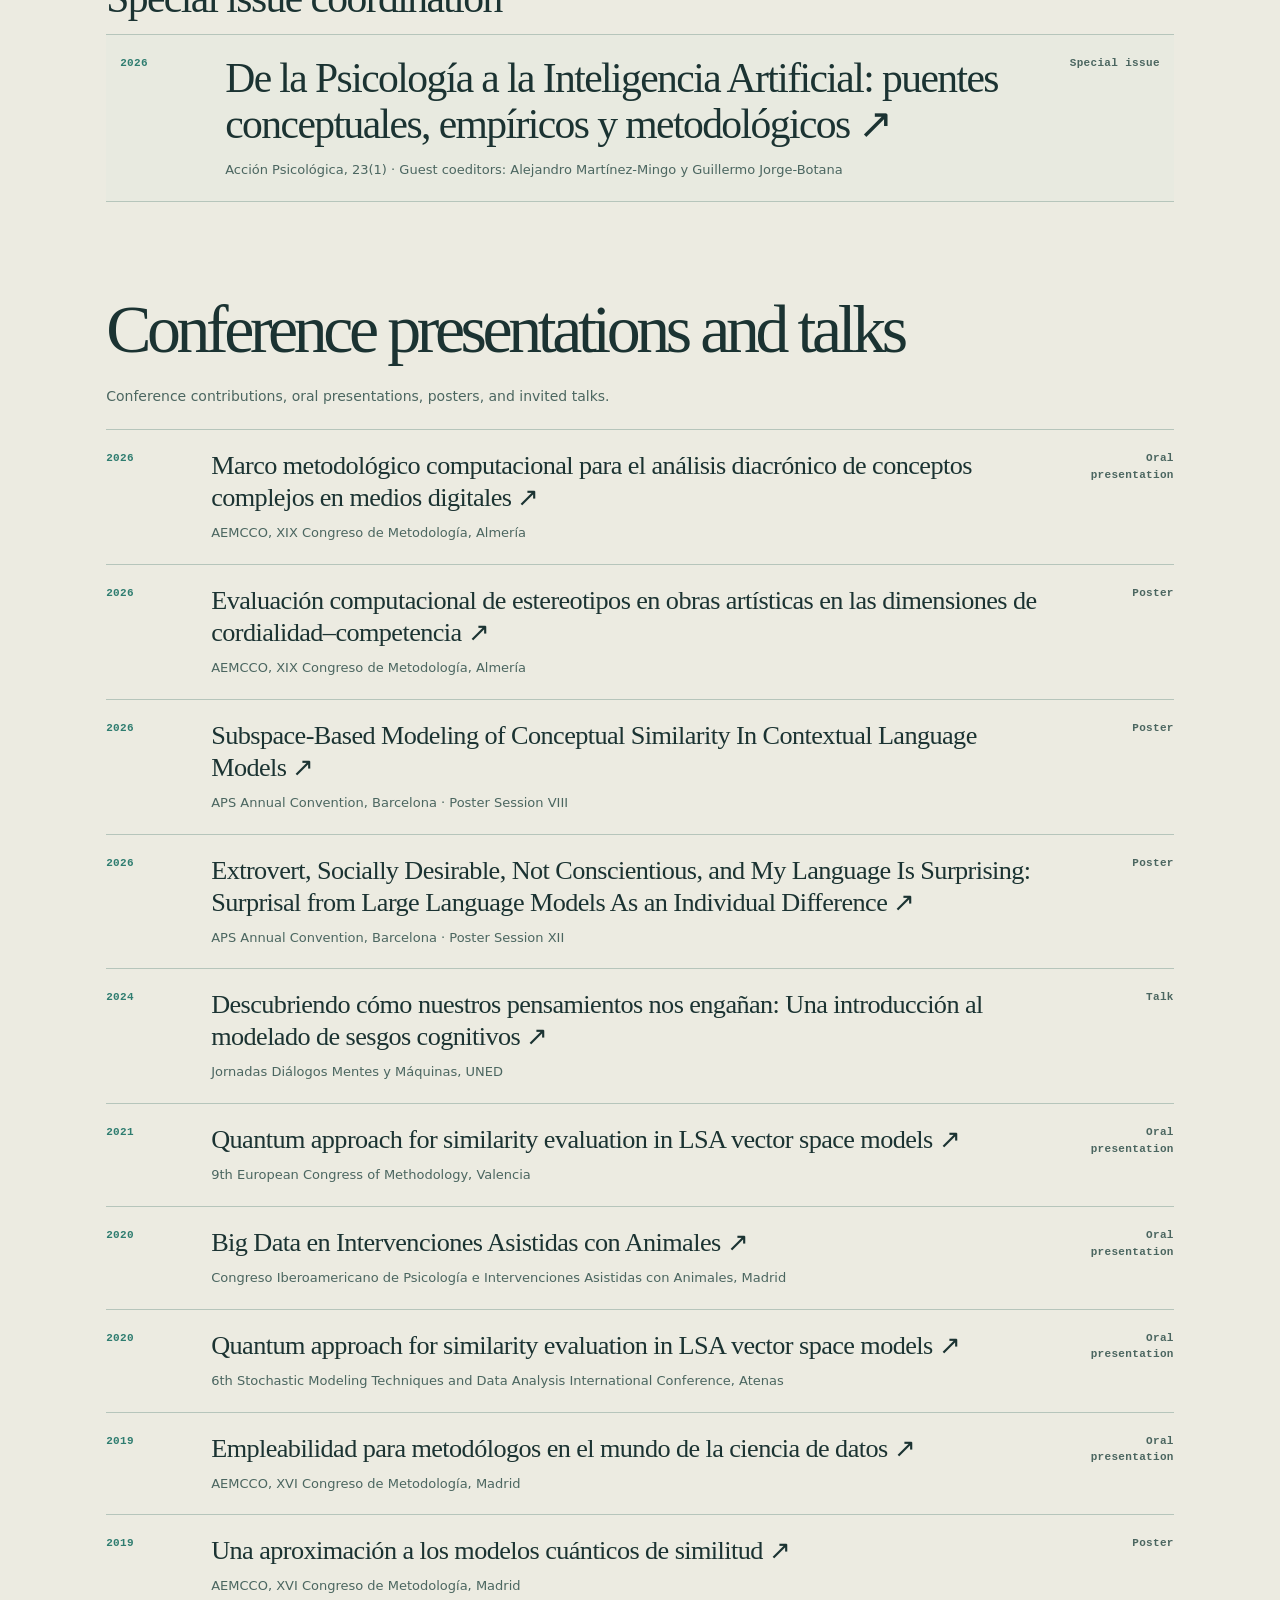
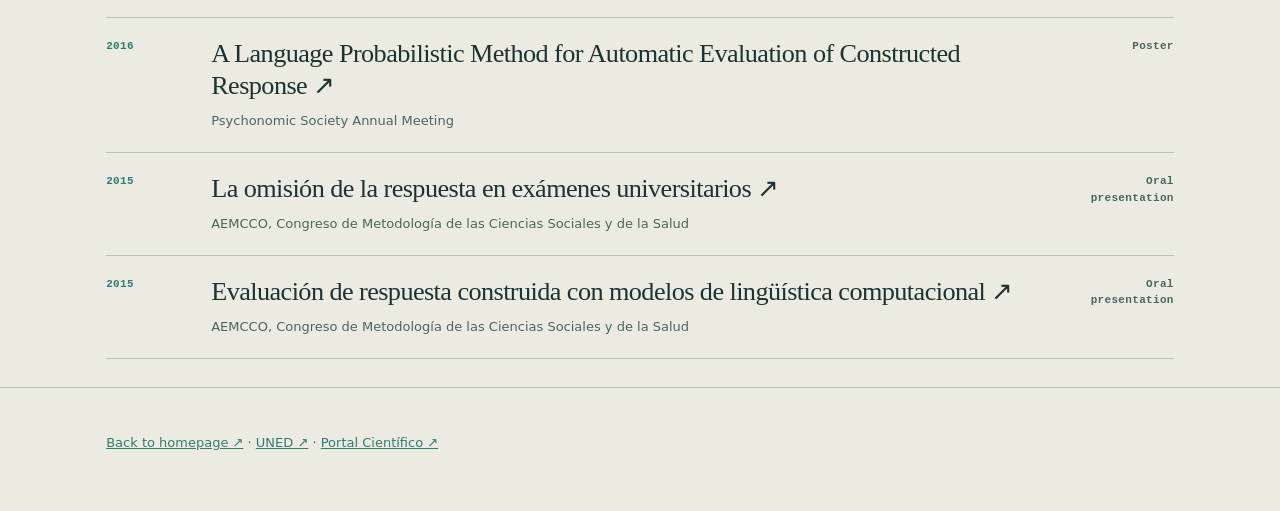
<file: en/publications/index.html>
<!doctype html><html lang="en" data-theme="light"><head><meta charset="utf-8"><meta name="viewport" content="width=device-width, initial-scale=1"><meta name="robots" content="index,follow,max-image-preview:large"><meta name="color-scheme" content="light dark"><title>Research output — Alejandro Martínez-Mingo | UNED</title><meta name="description" content="Journal articles, book chapters, doctoral thesis, and conference contributions in psychology, methodology, and language sciences."><link rel="canonical" href="https://alejandrommingo.github.io/en/publications/"><link rel="alternate" hreflang="es" href="https://alejandrommingo.github.io/publicaciones/"><link rel="alternate" hreflang="en" href="https://alejandrommingo.github.io/en/publications/"><link rel="icon" type="image/svg+xml" href="../../favicon.svg"><link rel="stylesheet" href="../../assets/catalog.css?v=2"><meta property="og:type" content="website"><meta property="og:title" content="Research output · Alejandro Martínez-Mingo"><meta property="og:url" content="https://alejandrommingo.github.io/en/publications/"><meta property="og:description" content="Publications &amp; presentations"><meta property="og:image" content="https://alejandrommingo.github.io/assets/social-preview-full-geometry.png"><script type="application/ld+json">{"@context":"https://schema.org","@type":"CollectionPage","url":"https://alejandrommingo.github.io/en/publications/","name":"Research output | Alejandro Martínez-Mingo","inLanguage":"en","author":{"@type":"Person","name":"Alejandro Martínez-Mingo","sameAs":["https://orcid.org/0000-0002-5617-1453","https://portalcientifico.uned.es/investigadores/1200696/publicaciones"]},"mainEntity":{"@type":"ItemList","numberOfItems":31}}</script><script src="../../assets/catalog.js?v=1" defer></script></head><body><header><div class="wrap head"><a class="brand" href="../../">Alejandro Martínez-Mingo</a><nav><a href="../../#research">Research</a><a href="../../#outreach">Outreach</a><a href="../../#contact">Contact</a></nav><div class="actions"><a href="https://alejandrommingo.github.io/publicaciones/">ES</a><button type="button" class="theme" id="theme" aria-label="Switch appearance">☾</button></div></div></header><main><div class="hero"><div class="wrap"><span class="kicker">UNED / RESEARCH</span><h1>Research output<br><em>Publications &amp; presentations</em></h1><p class="lead">Journal articles, book chapters, doctoral research, and scientific presentations in psychology, methodology, and language sciences.</p><div class="metadata"><span>18 written records</span><span>13 presentations and talks</span><a href="https://portalcientifico.uned.es/investigadores/1200696/publicaciones" target="_blank" rel="noopener noreferrer">UNED ↗</a><a href="https://orcid.org/0000-0002-5617-1453" target="_blank" rel="noopener noreferrer">ORCID ↗</a></div></div></div><div class="filter"><div class="wrap filters"><button type="button" data-kind="all" aria-pressed="true">All</button><button type="button" data-kind="publications" aria-pressed="false">Publications</button><button type="button" data-kind="journal" aria-pressed="false">Journal articles</button><button type="button" data-kind="editorial" aria-pressed="false">Editorial work</button><button type="button" data-kind="chapter" aria-pressed="false">Chapter</button><button type="button" data-kind="abstract" aria-pressed="false">Abstracts</button><button type="button" data-kind="thesis" aria-pressed="false">Thesis</button><button type="button" data-kind="presentations" aria-pressed="false">Conferences</button><input type="search" class="search" id="search" aria-label="Search title, venue, year…" placeholder="Search title, venue, year…"><span class="kicker"><span id="visible-count">31</span> · Records</span></div></div><div class="wrap"><section class="section" id="publications"><h2>Publications</h2><p class="section-note">Journal articles, book chapters, published conference abstracts, and doctoral thesis.</p><ol class="items"><li class="item" data-kind="editorial" data-group="publications"><span class="year">2026</span><div><h3 class="title"><a href="https://revistas.uned.es/index.php/accionpsicologica/issue/view/2121" target="_blank" rel="noopener noreferrer">La Psicología como fundamento, método y criterio para la inteligencia artificial ↗</a></h3><p class="venue">Acción Psicológica, 23(1) · 2026 · Introductory editorial</p></div><span class="kind">Editorial</span></li><li class="item" data-kind="journal" data-group="publications"><span class="year">2026</span><div><h3 class="title"><a href="https://doi.org/10.5944/ap.48703" target="_blank" rel="noopener noreferrer">Un itinerario metodológico para el uso de modelos preentrenados del lenguaje en ciencias del comportamiento ↗</a></h3><p class="venue">Acción Psicológica, 23(1) · 2026</p></div><span class="kind">Journal article</span></li><li class="item" data-kind="journal" data-group="publications"><span class="year">2026</span><div><h3 class="title"><a href="https://doi.org/10.3758/s13428-026-03117-7" target="_blank" rel="noopener noreferrer">Surprisal from Large Language Models as an individual difference: Capturing the individual regardless of the text answer ↗</a></h3><p class="venue">Behavior Research Methods, 58, Article 288</p></div><span class="kind">Journal article</span></li><li class="item" data-kind="journal" data-group="publications"><span class="year">2025</span><div><h3 class="title"><a href="https://doi.org/10.1080/02699931.2023.2283882" target="_blank" rel="noopener noreferrer">Are valence and arousal related to the development of amodal representations of words? A computational study ↗</a></h3><p class="venue">Cognition and Emotion, 39, 1465–1473</p></div><span class="kind">Journal article</span></li><li class="item" data-kind="journal" data-group="publications"><span class="year">2025</span><div><h3 class="title"><a href="https://doi.org/10.5944/AP.22.1.43347" target="_blank" rel="noopener noreferrer">Respuestas observables y estados ocultos en redes neuronales artificiales para razonar sobre aspectos cognitivos del lenguaje ↗</a></h3><p class="venue">Acción Psicológica, 22(1), 41–56</p></div><span class="kind">Journal article</span></li><li class="item" data-kind="journal" data-group="publications"><span class="year">2024</span><div><h3 class="title"><a href="https://doi.org/10.1016/j.paid.2023.112514" target="_blank" rel="noopener noreferrer">Modeling personality language use with small semantic vector subspaces ↗</a></h3><p class="venue">Personality and Individual Differences, 219, 112514</p></div><span class="kind">Journal article</span></li><li class="item" data-kind="journal" data-group="publications"><span class="year">2024</span><div><h3 class="title"><a href="https://doi.org/10.1177/00368504241238773" target="_blank" rel="noopener noreferrer">Quantum projections on conceptual subspaces: A deeper dive into methodological challenges and opportunities ↗</a></h3><p class="venue">Science Progress, 107(2)</p></div><span class="kind">Journal article</span></li><li class="item" data-kind="journal" data-group="publications"><span class="year">2023</span><div><h3 class="title"><a href="https://doi.org/10.1016/j.cogsys.2023.101154" target="_blank" rel="noopener noreferrer">Quantum projections on conceptual subspaces ↗</a></h3><p class="venue">Cognitive Systems Research, 82, 101154</p></div><span class="kind">Journal article</span></li><li class="item" data-kind="journal" data-group="publications"><span class="year">2023</span><div><h3 class="title"><a href="https://doi.org/10.1080/2474736X.2023.2287036" target="_blank" rel="noopener noreferrer">Quantifying the ideational context: Political frames, meaning trajectories and punctuated equilibria in Spanish mainstream press during the Catalan nationalist challenge ↗</a></h3><p class="venue">Political Research Exchange, 5(1), 2287036</p></div><span class="kind">Journal article</span></li><li class="item" data-kind="journal" data-group="publications"><span class="year">2022</span><div><h3 class="title"><a href="https://doi.org/10.3390/psych4040059" target="_blank" rel="noopener noreferrer">A Failed Cross-Validation Study on the Relationship between LIWC Linguistic Indicators and Personality: Exemplifying the Lack of Generalizability of Exploratory Studies ↗</a></h3><p class="venue">Psych, 4(4), 803–815</p></div><span class="kind">Journal article</span></li><li class="item" data-kind="journal" data-group="publications"><span class="year">2021</span><div><h3 class="title"><a href="https://doi.org/10.1016/j.rec.2020.01.012" target="_blank" rel="noopener noreferrer">Validation of the usefulness of 2-dimensional strain parameters to exclude acute rejection after heart transplantation: a multicenter study ↗</a></h3><p class="venue">Revista Española de Cardiología, 74(4)</p></div><span class="kind">Journal article</span></li><li class="item" data-kind="journal" data-group="publications"><span class="year">2019</span><div><h3 class="title"><a href="https://doi.org/10.1016/j.echo.2019.03.005" target="_blank" rel="noopener noreferrer">Role of Right Ventricular Strain Measured by Two-Dimensional Echocardiography in the Diagnosis of Cardiac Amyloidosis ↗</a></h3><p class="venue">Journal of the American Society of Echocardiography, 32(7), 845–853.e1</p></div><span class="kind">Journal article</span></li><li class="item" data-kind="chapter" data-group="publications"><span class="year">2024</span><div><h3 class="title"><a href="https://doi.org/10.1016/B978-0-323-95504-1.00162-9" target="_blank" rel="noopener noreferrer">Systems for Automatic Content Evaluation in Text ↗</a></h3><p class="venue">Elsevier · Reference Module in Social Sciences / International Encyclopedia of Language and Linguistics</p></div><span class="kind">Book chapter</span></li><li class="item" data-kind="abstract" data-group="publications"><span class="year">2021</span><div><h3 class="title"><a href="https://doi.org/10.1093/eurheartj/ehab724.023" target="_blank" rel="noopener noreferrer">Correlation between automatic and manual methods of right ventricle and left atrium strain quantification ↗</a></h3><p class="venue">European Heart Journal, 42, Supplement 1, ehab724.023</p></div><span class="kind">Published abstract</span></li><li class="item" data-kind="abstract" data-group="publications"><span class="year">2021</span><div><h3 class="title"><a href="https://doi.org/10.1093/europace/euab116.012" target="_blank" rel="noopener noreferrer">QT interval estimation in patients with right bundle branch block using validated formulas for left bundle branch block ↗</a></h3><p class="venue">EP Europace, 23, Supplement 3, euab116.012</p></div><span class="kind">Published abstract</span></li><li class="item" data-kind="abstract" data-group="publications"><span class="year">2020</span><div><h3 class="title"><a href="https://doi.org/10.1093/ehjci/ehaa946.0141" target="_blank" rel="noopener noreferrer">Usefulness of strain imaging to determine prognosis in pulmonary hypertension ↗</a></h3><p class="venue">European Heart Journal, 41, Supplement 2, ehaa946.0141</p></div><span class="kind">Published abstract</span></li><li class="item" data-kind="thesis" data-group="publications"><span class="year">2024</span><div><h3 class="title"><a href="https://dialnet.unirioja.es/servlet/tesis?codigo=329016" target="_blank" rel="noopener noreferrer">De vectores a conceptos: nuevas rutas en la representación computacional del lenguaje ↗</a></h3><p class="venue">Tesis doctoral · Universidad Autónoma de Madrid</p></div><span class="kind">Doctoral thesis</span></li></ol><section class="editorial-service" aria-labelledby="edition-heading"><h3 id="edition-heading">Special issue coordination</h3><ol class="items"><li class="item" data-kind="editorial" data-group="publications"><span class="year">2026</span><div><h3 class="title"><a href="https://revistas.uned.es/index.php/accionpsicologica/issue/view/2121" target="_blank" rel="noopener noreferrer">De la Psicología a la Inteligencia Artificial: puentes conceptuales, empíricos y metodológicos ↗</a></h3><p class="venue">Acción Psicológica, 23(1) · Guest coeditors: Alejandro Martínez-Mingo y Guillermo Jorge-Botana</p></div><span class="kind">Special issue</span></li></ol></section></section><section class="section" id="presentations"><h2>Conference presentations and talks</h2><p class="section-note">Conference contributions, oral presentations, posters, and invited talks.</p><ol class="items"><li class="item" data-kind="oral" data-group="presentations"><span class="year">2026</span><div><h3 class="title"><a href="https://www.uned.es/universidad/docentes/psicologia/alejandro-martinez-mingo.html" target="_blank" rel="noopener noreferrer">Marco metodológico computacional para el análisis diacrónico de conceptos complejos en medios digitales ↗</a></h3><p class="venue">AEMCCO, XIX Congreso de Metodología, Almería</p></div><span class="kind">Oral presentation</span></li><li class="item" data-kind="poster" data-group="presentations"><span class="year">2026</span><div><h3 class="title"><a href="https://www.uned.es/universidad/docentes/psicologia/alejandro-martinez-mingo.html" target="_blank" rel="noopener noreferrer">Evaluación computacional de estereotipos en obras artísticas en las dimensiones de cordialidad–competencia ↗</a></h3><p class="venue">AEMCCO, XIX Congreso de Metodología, Almería</p></div><span class="kind">Poster</span></li><li class="item" data-kind="poster" data-group="presentations"><span class="year">2026</span><div><h3 class="title"><a href="https://www.psychologicalscience.org/conventions/archive/2026annual/session/14146/" target="_blank" rel="noopener noreferrer">Subspace-Based Modeling of Conceptual Similarity In Contextual Language Models ↗</a></h3><p class="venue">APS Annual Convention, Barcelona · Poster Session VIII</p></div><span class="kind">Poster</span></li><li class="item" data-kind="poster" data-group="presentations"><span class="year">2026</span><div><h3 class="title"><a href="https://www.psychologicalscience.org/conventions/archive/2026annual/session/14150/" target="_blank" rel="noopener noreferrer">Extrovert, Socially Desirable, Not Conscientious, and My Language Is Surprising: Surprisal from Large Language Models As an Individual Difference ↗</a></h3><p class="venue">APS Annual Convention, Barcelona · Poster Session XII</p></div><span class="kind">Poster</span></li><li class="item" data-kind="talk" data-group="presentations"><span class="year">2024</span><div><h3 class="title"><a href="https://canal.uned.es/video/672c6c0b83ed451c5a075e76" target="_blank" rel="noopener noreferrer">Descubriendo cómo nuestros pensamientos nos engañan: Una introducción al modelado de sesgos cognitivos ↗</a></h3><p class="venue">Jornadas Diálogos Mentes y Máquinas, UNED</p></div><span class="kind">Talk</span></li><li class="item" data-kind="oral" data-group="presentations"><span class="year">2021</span><div><h3 class="title"><a href="https://www.uned.es/universidad/docentes/psicologia/alejandro-martinez-mingo.html" target="_blank" rel="noopener noreferrer">Quantum approach for similarity evaluation in LSA vector space models ↗</a></h3><p class="venue">9th European Congress of Methodology, Valencia</p></div><span class="kind">Oral presentation</span></li><li class="item" data-kind="oral" data-group="presentations"><span class="year">2020</span><div><h3 class="title"><a href="https://www.uned.es/universidad/docentes/psicologia/alejandro-martinez-mingo.html" target="_blank" rel="noopener noreferrer">Big Data en Intervenciones Asistidas con Animales ↗</a></h3><p class="venue">Congreso Iberoamericano de Psicología e Intervenciones Asistidas con Animales, Madrid</p></div><span class="kind">Oral presentation</span></li><li class="item" data-kind="oral" data-group="presentations"><span class="year">2020</span><div><h3 class="title"><a href="https://www.uned.es/universidad/docentes/psicologia/alejandro-martinez-mingo.html" target="_blank" rel="noopener noreferrer">Quantum approach for similarity evaluation in LSA vector space models ↗</a></h3><p class="venue">6th Stochastic Modeling Techniques and Data Analysis International Conference, Atenas</p></div><span class="kind">Oral presentation</span></li><li class="item" data-kind="oral" data-group="presentations"><span class="year">2019</span><div><h3 class="title"><a href="https://www.uned.es/universidad/docentes/psicologia/alejandro-martinez-mingo.html" target="_blank" rel="noopener noreferrer">Empleabilidad para metodólogos en el mundo de la ciencia de datos ↗</a></h3><p class="venue">AEMCCO, XVI Congreso de Metodología, Madrid</p></div><span class="kind">Oral presentation</span></li><li class="item" data-kind="poster" data-group="presentations"><span class="year">2019</span><div><h3 class="title"><a href="https://www.uned.es/universidad/docentes/psicologia/alejandro-martinez-mingo.html" target="_blank" rel="noopener noreferrer">Una aproximación a los modelos cuánticos de similitud ↗</a></h3><p class="venue">AEMCCO, XVI Congreso de Metodología, Madrid</p></div><span class="kind">Poster</span></li><li class="item" data-kind="poster" data-group="presentations"><span class="year">2016</span><div><h3 class="title"><a href="https://www.uned.es/universidad/docentes/psicologia/alejandro-martinez-mingo.html" target="_blank" rel="noopener noreferrer">A Language Probabilistic Method for Automatic Evaluation of Constructed Response ↗</a></h3><p class="venue">Psychonomic Society Annual Meeting</p></div><span class="kind">Poster</span></li><li class="item" data-kind="oral" data-group="presentations"><span class="year">2015</span><div><h3 class="title"><a href="https://www.uned.es/universidad/docentes/psicologia/alejandro-martinez-mingo.html" target="_blank" rel="noopener noreferrer">La omisión de la respuesta en exámenes universitarios ↗</a></h3><p class="venue">AEMCCO, Congreso de Metodología de las Ciencias Sociales y de la Salud</p></div><span class="kind">Oral presentation</span></li><li class="item" data-kind="oral" data-group="presentations"><span class="year">2015</span><div><h3 class="title"><a href="https://www.uned.es/universidad/docentes/psicologia/alejandro-martinez-mingo.html" target="_blank" rel="noopener noreferrer">Evaluación de respuesta construida con modelos de lingüística computacional ↗</a></h3><p class="venue">AEMCCO, Congreso de Metodología de las Ciencias Sociales y de la Salud</p></div><span class="kind">Oral presentation</span></li></ol></section></div><footer class="footer"><div class="wrap"><p><a href="../../">Back to homepage ↗</a> · <a href="https://www.uned.es/universidad/docentes/psicologia/alejandro-martinez-mingo.html" target="_blank" rel="noopener noreferrer">UNED ↗</a> · <a href="https://portalcientifico.uned.es/investigadores/1200696/publicaciones" target="_blank" rel="noopener noreferrer">Portal Científico ↗</a></p></div></footer></main></body></html>
</file>
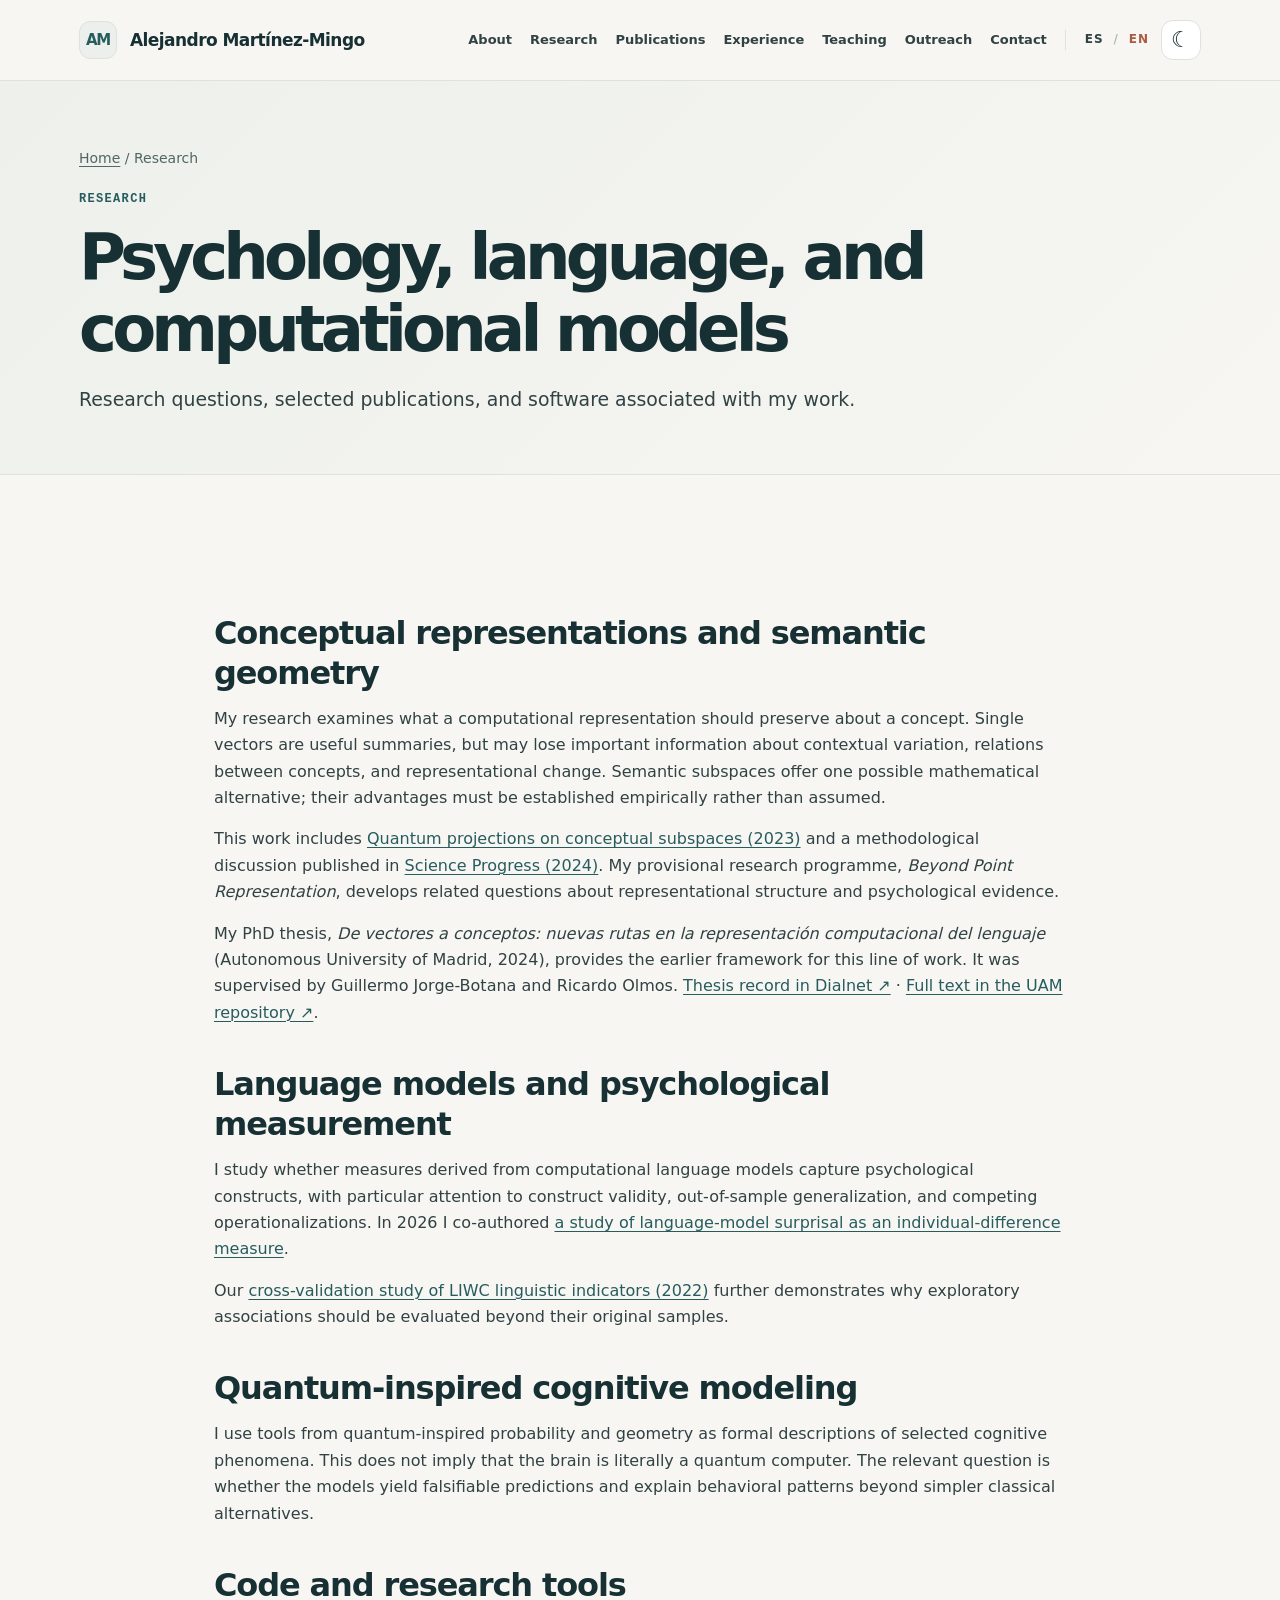
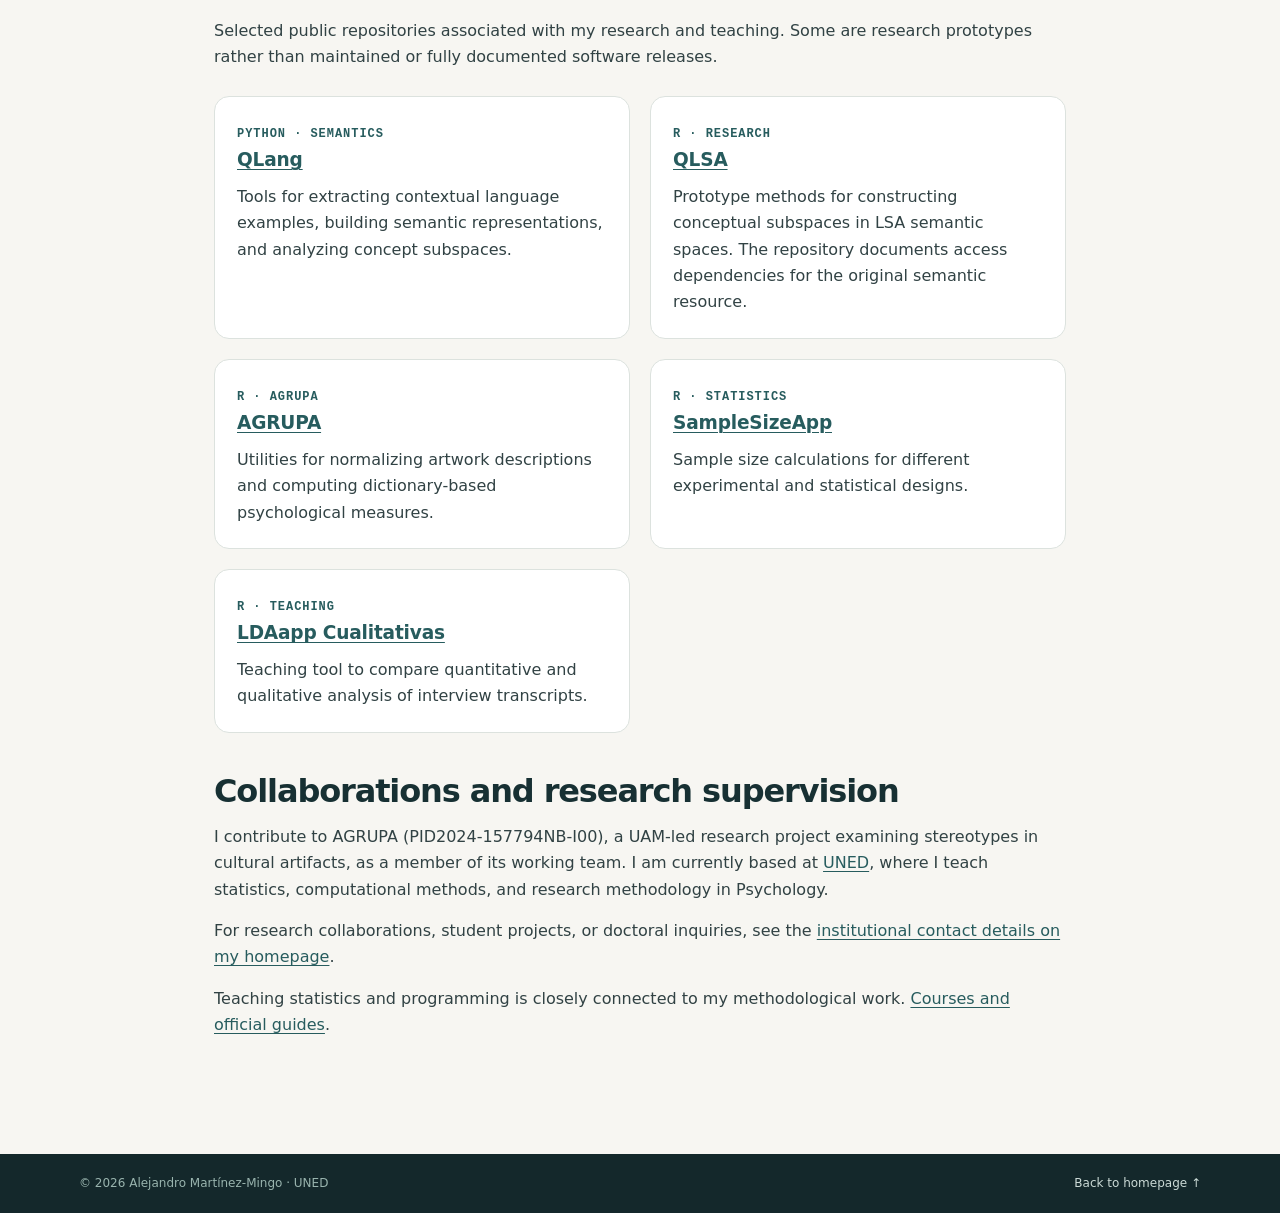
<file: en/research/index.html>
<!DOCTYPE html>

<html lang="en"><head><meta charset="utf-8"/><meta content="width=device-width,initial-scale=1" name="viewport"/><script>try{const t=localStorage.getItem('academic-theme');document.documentElement.dataset.theme=t||((window.matchMedia&&matchMedia('(prefers-color-scheme: dark)').matches)?'dark':'light');}catch(e){document.documentElement.dataset.theme='light'}</script><meta content="#f7f6f2" name="theme-color"/><title>Research | Cognitive psychology, AI and language models | Alejandro Martínez-Mingo</title><meta content="Research on semantic subspaces, language models, quantum-inspired cognition, construct validity and computational methods, with links to code and publications." name="description"/><meta content="Alejandro Martínez-Mingo" name="author"/><meta content="index,follow,max-image-preview:large" name="robots"/><meta content="website" property="og:type"/><meta content="Alejandro Martínez-Mingo" property="og:site_name"/><meta content="Research | Cognitive psychology, AI and language models | Alejandro Martínez-Mingo" property="og:title"/><meta content="Research on semantic subspaces, language models, quantum-inspired cognition, construct validity and computational methods, with links to code and publications." property="og:description"/><meta content="https://alejandrommingo.github.io/en/research/" property="og:url"/><meta property="og:image" content="https://alejandrommingo.github.io/assets/social-preview-full-geometry.png"/><meta content="en_US" property="og:locale"/><meta name="twitter:card" content="summary_large_image"/><meta content="Research | Cognitive psychology, AI and language models | Alejandro Martínez-Mingo" name="twitter:title"/><meta content="Research on semantic subspaces, language models, quantum-inspired cognition, construct validity and computational methods, with links to code and publications." name="twitter:description"/><meta name="twitter:image" content="https://alejandrommingo.github.io/assets/social-preview-full-geometry.png"/><link href="https://alejandrommingo.github.io/en/research/" rel="canonical"/><link href="https://alejandrommingo.github.io/investigacion/" hreflang="es" rel="alternate"/><link href="https://alejandrommingo.github.io/en/research/" hreflang="en" rel="alternate"/><link href="https://alejandrommingo.github.io/investigacion/" hreflang="x-default" rel="alternate"/><link href="../../assets/site.css" rel="stylesheet"/><link href="../../favicon.svg?v=2" rel="icon" type="image/svg+xml"/><link href="../../favicon-32.png?v=2" rel="icon" type="image/png" sizes="32x32"/><link href="../../apple-touch-icon.png?v=2" rel="apple-touch-icon" sizes="180x180"/><script type="application/ld+json">{"@context":"https://schema.org","@type":"WebPage","@id":"https://alejandrommingo.github.io/en/research/#page","url":"https://alejandrommingo.github.io/en/research/","name":"Research | Cognitive psychology, AI and language models | Alejandro Martínez-Mingo","description":"Research on semantic subspaces, language models, quantum-inspired cognition, construct validity and computational methods, with links to code and publications.","inLanguage":"en","author":{"@id":"https://alejandrommingo.github.io/#person","@type":"Person","name":"Alejandro Martínez-Mingo","sameAs":["https://bsky.app/profile/amartinezm.bsky.social"]}}</script><meta property="og:image:alt" content="Academic link preview for Alejandro Martínez-Mingo, featuring the full original orthogonal-projection diagram"/><meta name="twitter:image:alt" content="Academic link preview for Alejandro Martínez-Mingo, featuring the full original orthogonal-projection diagram"/><script defer="" src="../../assets/theme.js"></script><meta property="og:image:secure_url" content="https://alejandrommingo.github.io/assets/social-preview-full-geometry.png"/><meta property="og:image:type" content="image/png"/><meta property="og:image:width" content="1200"/><meta property="og:image:height" content="630"/></head><body><a class="skip" href="#main">Skip to main content</a><header class="topbar"><nav aria-label="Main navigation" class="container nav">
<details class="mobile-menu"><summary aria-label="Open navigation menu" class="menu-trigger"><span aria-hidden="true" class="hamburger"><i></i><i></i><i></i></span><span class="sr-only">Menu</span></summary><div class="menu-panel"><a href="../../en/#about">About</a><a href="../../en/#research">Research</a><a href="../../en/#publications">Publications</a><a href="../../en/#experience">Experience</a><a href="../../en/teaching/">Teaching</a><a href="../../en/talks/">Outreach</a><a href="../../en/#contact">Contact</a><div class="menu-sep"></div><a href="../../en/research/">Research and code</a><a class="menu-lang" href="../../">Español</a></div></details>
<a class="brand" href="../../en/#home"><span class="brand-mark">AM</span><span class="brand-copy">Alejandro Martínez-Mingo</span></a>
<div class="nav-links"><a href="../../en/#about">About</a><a href="../../en/#research">Research</a><a href="../../en/#publications">Publications</a><a href="../../en/#experience">Experience</a><a href="../../en/teaching/">Teaching</a><a href="../../en/talks/">Outreach</a><a href="../../en/#contact">Contact</a><div aria-label="Language" class="lang-switch"><a href="../../" lang="es">ES</a><span class="sep">/</span><span aria-current="page" class="active">EN</span></div></div>
<button aria-label="Switch to dark theme" aria-pressed="false" class="theme-toggle" title="Toggle dark/light theme" type="button"><span aria-hidden="true" class="theme-symbol theme-moon">☾</span><span aria-hidden="true" class="theme-symbol theme-sun">☀</span></button></nav></header><main id="main"><section class="subhero"><div class="container"><p class="breadcrumb"><a href="../../en/">Home</a> / Research</p><div class="eyebrow">Research</div><h1>Psychology, language, and computational models</h1><p class="intro">Research questions, selected publications, and software associated with my work.</p></div></section><section class="section"><div class="container prose">
<h2>Conceptual representations and semantic geometry</h2>
<p>My research examines what a computational representation should preserve about a concept. Single vectors are useful summaries, but may lose important information about contextual variation, relations between concepts, and representational change. Semantic subspaces offer one possible mathematical alternative; their advantages must be established empirically rather than assumed.</p>
<p>This work includes <a href="https://doi.org/10.1016/j.cogsys.2023.101154">Quantum projections on conceptual subspaces (2023)</a> and a methodological discussion published in <a href="https://doi.org/10.1177/00368504241238773">Science Progress (2024)</a>. My provisional research programme, <em>Beyond Point Representation</em>, develops related questions about representational structure and psychological evidence.</p>
<p>My PhD thesis, <em>De vectores a conceptos: nuevas rutas en la representación computacional del lenguaje</em> (Autonomous University of Madrid, 2024), provides the earlier framework for this line of work. It was supervised by Guillermo Jorge-Botana and Ricardo Olmos. <a href="https://dialnet.unirioja.es/servlet/tesis?codigo=329016" target="_blank" rel="noopener noreferrer">Thesis record in Dialnet ↗</a> · <a href="https://repositorio.uam.es/bitstreams/eda53f6e-414b-4671-93dd-dcb6bda9d15c/download" target="_blank" rel="noopener noreferrer">Full text in the UAM repository ↗</a>.</p>
<h2>Language models and psychological measurement</h2>
<p>I study whether measures derived from computational language models capture psychological constructs, with particular attention to construct validity, out-of-sample generalization, and competing operationalizations. In 2026 I co-authored <a href="https://doi.org/10.3758/s13428-026-03117-7">a study of language-model surprisal as an individual-difference measure</a>.</p>
<p>Our <a href="https://doi.org/10.3390/psych4040059">cross-validation study of LIWC linguistic indicators (2022)</a> further demonstrates why exploratory associations should be evaluated beyond their original samples.</p>
<h2>Quantum-inspired cognitive modeling</h2>
<p>I use tools from quantum-inspired probability and geometry as formal descriptions of selected cognitive phenomena. This does not imply that the brain is literally a quantum computer. The relevant question is whether the models yield falsifiable predictions and explain behavioral patterns beyond simpler classical alternatives.</p>
<h2>Code and research tools</h2>
<p>Selected public repositories associated with my research and teaching. Some are research prototypes rather than maintained or fully documented software releases.</p>
<div class="evidence-grid">
<div class="evidence"><span class="small-label">Python · Semantics</span><h3><a href="https://github.com/alejandrommingo/QLang">QLang</a></h3><p>Tools for extracting contextual language examples, building semantic representations, and analyzing concept subspaces.</p></div>
<div class="evidence"><span class="small-label">R · Research</span><h3><a href="https://github.com/alejandrommingo/QLSA">QLSA</a></h3><p>Prototype methods for constructing conceptual subspaces in LSA semantic spaces. The repository documents access dependencies for the original semantic resource.</p></div>
<div class="evidence"><span class="small-label">R · AGRUPA</span><h3><a href="https://github.com/alejandrommingo/AGRUPA">AGRUPA</a></h3><p>Utilities for normalizing artwork descriptions and computing dictionary-based psychological measures.</p></div>
<div class="evidence"><span class="small-label">R · Statistics</span><h3><a href="https://github.com/alejandrommingo/SampleSizeApp">SampleSizeApp</a></h3><p>Sample size calculations for different experimental and statistical designs.</p></div>
<div class="evidence"><span class="small-label">R · Teaching</span><h3><a href="https://github.com/alejandrommingo/LDAapp_Cualitativas">LDAapp Cualitativas</a></h3><p>Teaching tool to compare quantitative and qualitative analysis of interview transcripts.</p></div>
</div>
<h2>Collaborations and research supervision</h2>
<p>I contribute to AGRUPA (PID2024-157794NB-I00), a UAM-led research project examining stereotypes in cultural artifacts, as a member of its working team. I am currently based at <a href="https://www.uned.es/universidad/docentes/psicologia/alejandro-martinez-mingo.html">UNED</a>, where I teach statistics, computational methods, and research methodology in Psychology.</p>
<p>For research collaborations, student projects, or doctoral inquiries, see the <a href="../../en/#contact">institutional contact details on my homepage</a>.</p>
<p>Teaching statistics and programming is closely connected to my methodological work. <a href="../../en/teaching/">Courses and official guides</a>.</p></div></section></main><footer class="foot"><div class="container footer-inner"><small>© 2026 Alejandro Martínez-Mingo · UNED</small><a href="../../en/">Back to homepage ↑</a></div></footer><script id="nav-enhancement">
/* Minimal progressive enhancement: the site stays usable without JavaScript. */
for (const menu of document.querySelectorAll('.mobile-menu')) {
  const trigger = menu.querySelector('summary');
  const closeMenu = () => { menu.open = false; };
  menu.querySelectorAll('a').forEach(link => link.addEventListener('click', closeMenu));
  document.addEventListener('pointerdown', event => {
    if (menu.open && !menu.contains(event.target)) closeMenu();
  });
  document.addEventListener('keydown', event => {
    if (event.key === 'Escape' && menu.open) {
      closeMenu();
      trigger.focus();
    }
  });
}
</script></body></html>
</file>
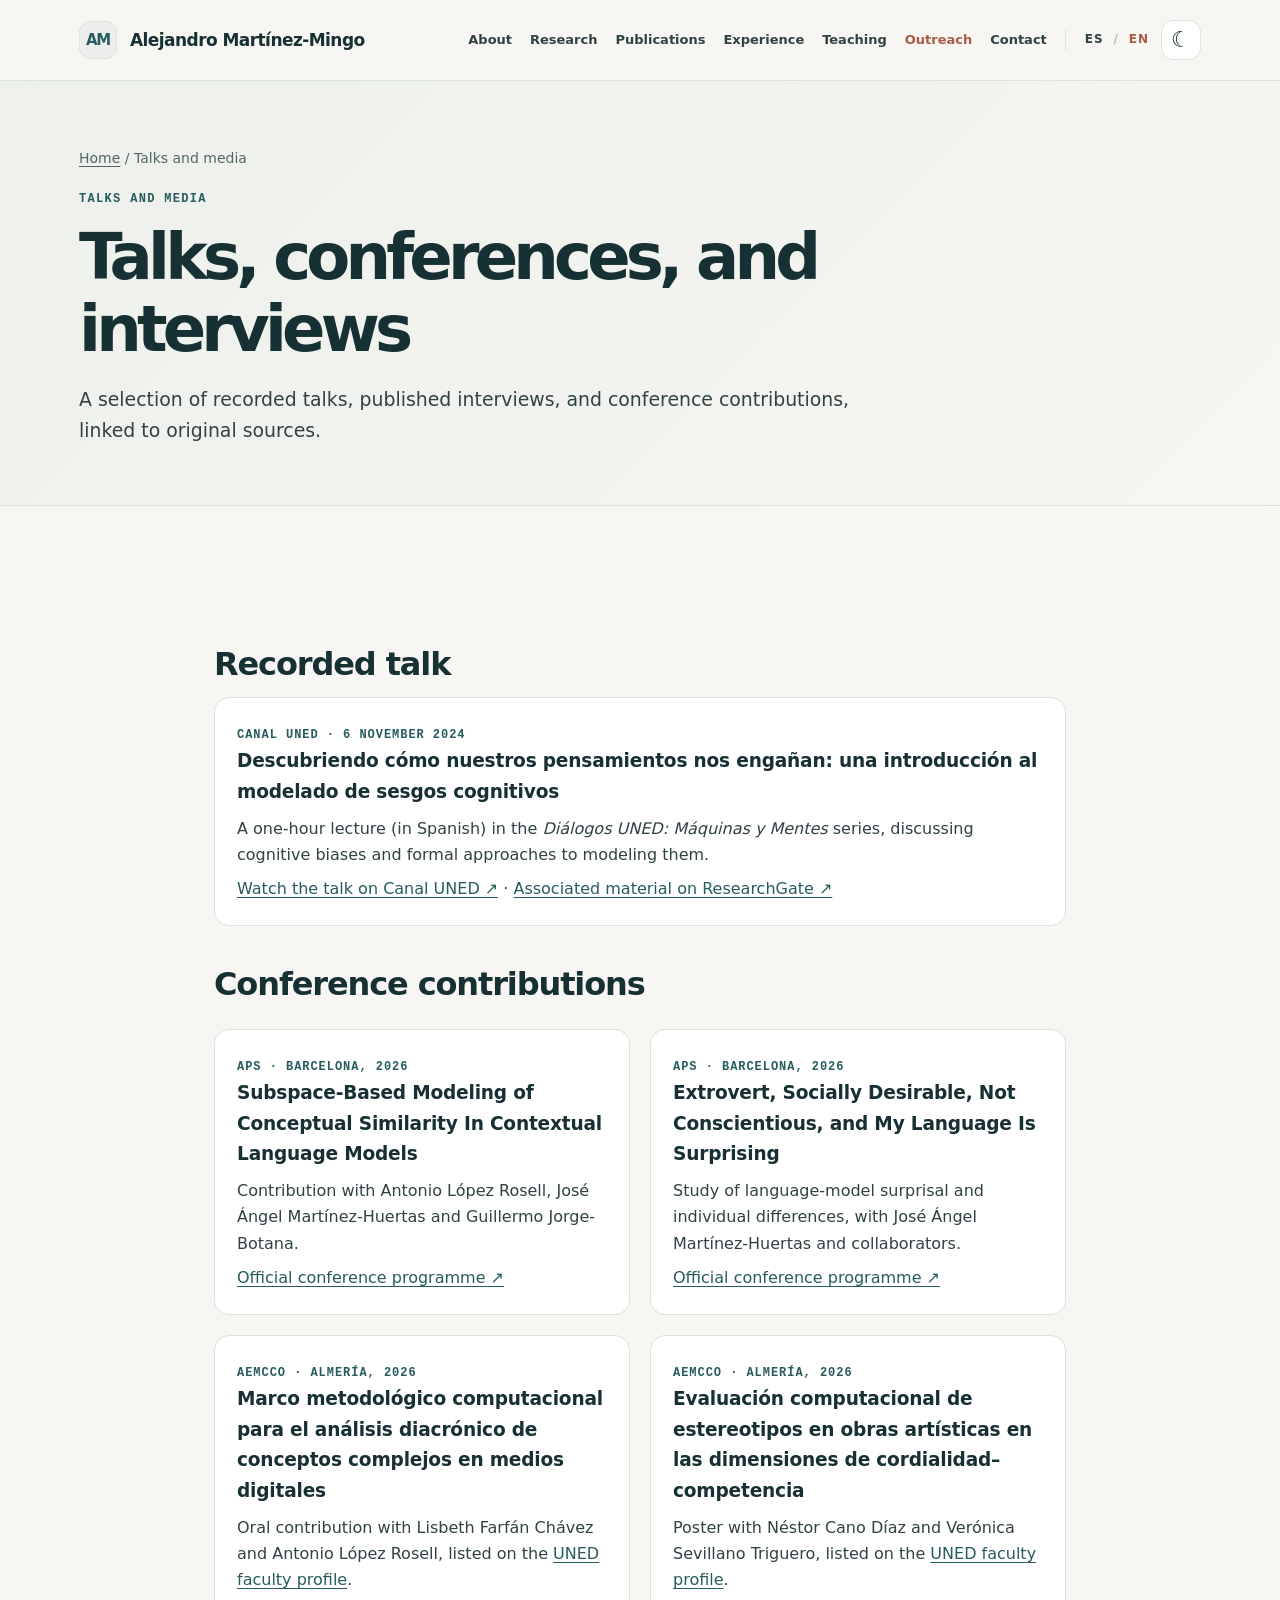
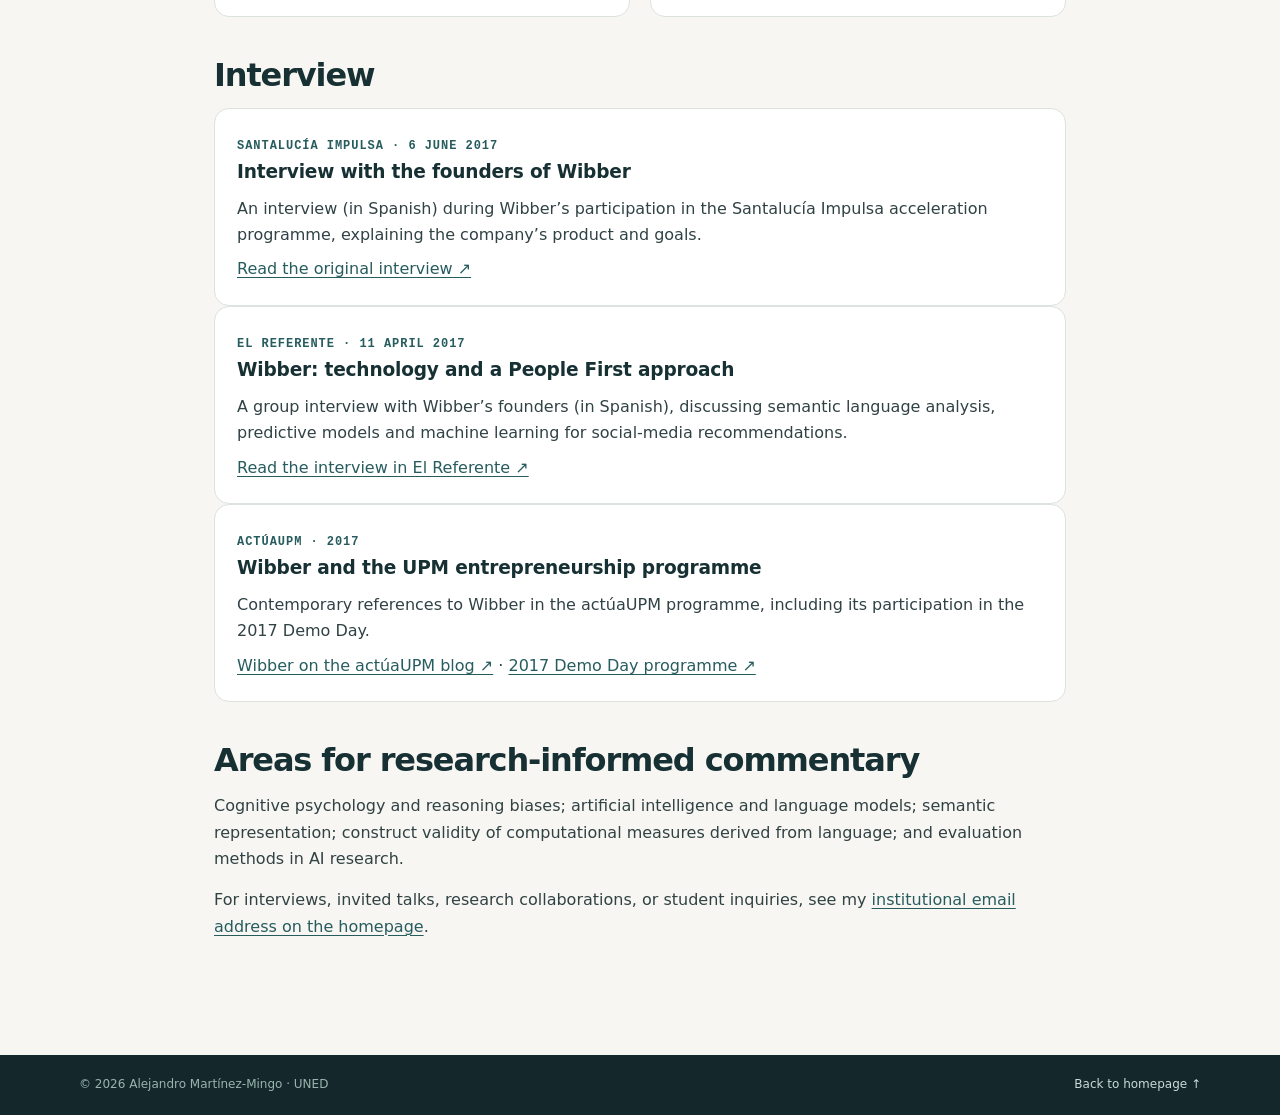
<file: en/talks/index.html>
<!DOCTYPE html>

<html lang="en"><head><meta charset="utf-8"/><meta content="width=device-width,initial-scale=1" name="viewport"/><script>try{const t=localStorage.getItem('academic-theme');document.documentElement.dataset.theme=t||((window.matchMedia&&matchMedia('(prefers-color-scheme: dark)').matches)?'dark':'light');}catch(e){document.documentElement.dataset.theme='light'}</script><meta content="#f7f6f2" name="theme-color"/><title>Talks, interviews and conferences | Alejandro Martínez-Mingo</title><meta content="Recorded talks, interviews, and conference contributions by Alejandro Martínez-Mingo on cognitive biases, computational psychology, and language models." name="description"/><meta content="Alejandro Martínez-Mingo" name="author"/><meta content="index,follow,max-image-preview:large" name="robots"/><meta content="website" property="og:type"/><meta content="Alejandro Martínez-Mingo" property="og:site_name"/><meta content="Talks, interviews and conferences | Alejandro Martínez-Mingo" property="og:title"/><meta content="Recorded talks, interviews, and conference contributions by Alejandro Martínez-Mingo on cognitive biases, computational psychology, and language models." property="og:description"/><meta content="https://alejandrommingo.github.io/en/talks/" property="og:url"/><meta property="og:image" content="https://alejandrommingo.github.io/assets/social-preview-full-geometry.png"/><meta content="en_US" property="og:locale"/><meta name="twitter:card" content="summary_large_image"/><meta content="Talks, interviews and conferences | Alejandro Martínez-Mingo" name="twitter:title"/><meta content="Recorded talks, interviews, and conference contributions by Alejandro Martínez-Mingo on cognitive biases, computational psychology, and language models." name="twitter:description"/><meta name="twitter:image" content="https://alejandrommingo.github.io/assets/social-preview-full-geometry.png"/><link href="https://alejandrommingo.github.io/en/talks/" rel="canonical"/><link href="https://alejandrommingo.github.io/divulgacion/" hreflang="es" rel="alternate"/><link href="https://alejandrommingo.github.io/en/talks/" hreflang="en" rel="alternate"/><link href="https://alejandrommingo.github.io/divulgacion/" hreflang="x-default" rel="alternate"/><link href="../../assets/site.css" rel="stylesheet"/><link href="../../favicon.svg?v=2" rel="icon" type="image/svg+xml"/><link href="../../favicon-32.png?v=2" rel="icon" type="image/png" sizes="32x32"/><link href="../../apple-touch-icon.png?v=2" rel="apple-touch-icon" sizes="180x180"/><script type="application/ld+json">{"@context":"https://schema.org","@type":"WebPage","@id":"https://alejandrommingo.github.io/en/talks/#page","url":"https://alejandrommingo.github.io/en/talks/","name":"Talks, interviews and conferences | Alejandro Martínez-Mingo","description":"Recorded talks, interviews, and conference contributions by Alejandro Martínez-Mingo on cognitive biases, computational psychology, and language models.","inLanguage":"en","author":{"@id":"https://alejandrommingo.github.io/#person","@type":"Person","name":"Alejandro Martínez-Mingo","sameAs":["https://bsky.app/profile/amartinezm.bsky.social"]}}</script><meta property="og:image:alt" content="Academic link preview for Alejandro Martínez-Mingo, featuring the full original orthogonal-projection diagram"/><meta name="twitter:image:alt" content="Academic link preview for Alejandro Martínez-Mingo, featuring the full original orthogonal-projection diagram"/><script defer="" src="../../assets/theme.js"></script><meta property="og:image:secure_url" content="https://alejandrommingo.github.io/assets/social-preview-full-geometry.png"/><meta property="og:image:type" content="image/png"/><meta property="og:image:width" content="1200"/><meta property="og:image:height" content="630"/></head><body><a class="skip" href="#main">Skip to main content</a><header class="topbar"><nav aria-label="Main navigation" class="container nav">
<details class="mobile-menu"><summary aria-label="Open navigation menu" class="menu-trigger"><span aria-hidden="true" class="hamburger"><i></i><i></i><i></i></span><span class="sr-only">Menu</span></summary><div class="menu-panel"><a href="../../en/#about">About</a><a href="../../en/#research">Research</a><a href="../../en/#publications">Publications</a><a href="../../en/#experience">Experience</a><a href="../../en/teaching/">Teaching</a><a aria-current="page" href="../../en/talks/">Outreach</a><a href="../../en/#contact">Contact</a><div class="menu-sep"></div><a href="../../en/research/">Research and code</a><a class="menu-lang" href="../../">Español</a></div></details>
<a class="brand" href="../../en/#home"><span class="brand-mark">AM</span><span class="brand-copy">Alejandro Martínez-Mingo</span></a>
<div class="nav-links"><a href="../../en/#about">About</a><a href="../../en/#research">Research</a><a href="../../en/#publications">Publications</a><a href="../../en/#experience">Experience</a><a href="../../en/teaching/">Teaching</a><a aria-current="page" href="../../en/talks/">Outreach</a><a href="../../en/#contact">Contact</a><div aria-label="Language" class="lang-switch"><a href="../../" lang="es">ES</a><span class="sep">/</span><span aria-current="page" class="active">EN</span></div></div>
<button aria-label="Switch to dark theme" aria-pressed="false" class="theme-toggle" title="Toggle dark/light theme" type="button"><span aria-hidden="true" class="theme-symbol theme-moon">☾</span><span aria-hidden="true" class="theme-symbol theme-sun">☀</span></button></nav></header><main id="main"><section class="subhero"><div class="container"><p class="breadcrumb"><a href="../../en/">Home</a> / Talks and media</p><div class="eyebrow">Talks and media</div><h1>Talks, conferences, and interviews</h1><p class="intro">A selection of recorded talks, published interviews, and conference contributions, linked to original sources.</p></div></section><section class="section"><div class="container prose">
<h2>Recorded talk</h2>
<div class="evidence"><span class="small-label">Canal UNED · 6 November 2024</span><h3>Descubriendo cómo nuestros pensamientos nos engañan: una introducción al modelado de sesgos cognitivos</h3><p>A one-hour lecture (in Spanish) in the <em>Diálogos UNED: Máquinas y Mentes</em> series, discussing cognitive biases and formal approaches to modeling them.</p><p><a href="https://canal.uned.es/video/672c6c0b83ed451c5a075e76">Watch the talk on Canal UNED ↗</a> · <a href="https://www.researchgate.net/publication/386171572_Descubriendo_Como_Nuestros_Pensamientos_nos_Enganan_Una_Introduccion_al_modelado_de_Sesgos_Cognitivos">Associated material on ResearchGate ↗</a></p></div>
<h2>Conference contributions</h2>
<div class="evidence-grid">
<div class="evidence"><span class="small-label">APS · Barcelona, 2026</span><h3>Subspace-Based Modeling of Conceptual Similarity In Contextual Language Models</h3><p>Contribution with Antonio López Rosell, José Ángel Martínez-Huertas and Guillermo Jorge-Botana.</p><p><a href="https://www.psychologicalscience.org/conventions/archive/2026annual/session/14146/">Official conference programme ↗</a></p></div>
<div class="evidence"><span class="small-label">APS · Barcelona, 2026</span><h3>Extrovert, Socially Desirable, Not Conscientious, and My Language Is Surprising</h3><p>Study of language-model surprisal and individual differences, with José Ángel Martínez-Huertas and collaborators.</p><p><a href="https://www.psychologicalscience.org/conventions/archive/2026annual/session/14150/">Official conference programme ↗</a></p></div>
<div class="evidence"><span class="small-label">AEMCCO · Almería, 2026</span><h3>Marco metodológico computacional para el análisis diacrónico de conceptos complejos en medios digitales</h3><p>Oral contribution with Lisbeth Farfán Chávez and Antonio López Rosell, listed on the <a href="https://www.uned.es/universidad/docentes/psicologia/alejandro-martinez-mingo.html">UNED faculty profile</a>.</p></div>
<div class="evidence"><span class="small-label">AEMCCO · Almería, 2026</span><h3>Evaluación computacional de estereotipos en obras artísticas en las dimensiones de cordialidad–competencia</h3><p>Poster with Néstor Cano Díaz and Verónica Sevillano Triguero, listed on the <a href="https://www.uned.es/universidad/docentes/psicologia/alejandro-martinez-mingo.html">UNED faculty profile</a>.</p></div>
</div>
<h2>Interview</h2>
<div class="evidence"><span class="small-label">Santalucía Impulsa · 6 June 2017</span><h3>Interview with the founders of Wibber</h3><p>An interview (in Spanish) during Wibber’s participation in the Santalucía Impulsa acceleration programme, explaining the company’s product and goals.</p><p><a href="https://www.santaluciaimpulsa.es/blog/entrevistamos-a-los-emprendedores-de-la-startup-wibber">Read the original interview ↗</a></p></div>
<div class="evidence"><span class="small-label">El Referente · 11 April 2017</span><h3>Wibber: technology and a People First approach</h3><p>A group interview with Wibber’s founders (in Spanish), discussing semantic language analysis, predictive models and machine learning for social-media recommendations.</p><p><a href="https://elreferente.es/entrevistas/para-construir-una-sociedad-mas-amable-las-empresas-deberian-seguir-la-filosofia-people-first/" target="_blank" rel="noopener noreferrer">Read the interview in El Referente ↗</a></p></div>
<div class="evidence"><span class="small-label">actúaUPM · 2017</span><h3>Wibber and the UPM entrepreneurship programme</h3><p>Contemporary references to Wibber in the actúaUPM programme, including its participation in the 2017 Demo Day.</p><p><a href="https://blogs.upm.es/actuaupm/2017/07/10/wibber-actuaupm-2016-en-se-aceptan-ideas/" target="_blank" rel="noopener noreferrer">Wibber on the actúaUPM blog ↗</a> · <a href="https://actuaupm.blogspot.com/2017/05/21-junio-demo-day-actuaupm-2017.html" target="_blank" rel="noopener noreferrer">2017 Demo Day programme ↗</a></p></div>
<h2>Areas for research-informed commentary</h2>
<p>Cognitive psychology and reasoning biases; artificial intelligence and language models; semantic representation; construct validity of computational measures derived from language; and evaluation methods in AI research.</p>
<p>For interviews, invited talks, research collaborations, or student inquiries, see my <a href="../../en/#contact">institutional email address on the homepage</a>.</p>
</div></section></main><footer class="foot"><div class="container footer-inner"><small>© 2026 Alejandro Martínez-Mingo · UNED</small><a href="../../en/">Back to homepage ↑</a></div></footer><script id="nav-enhancement">
/* Minimal progressive enhancement: the site stays usable without JavaScript. */
for (const menu of document.querySelectorAll('.mobile-menu')) {
  const trigger = menu.querySelector('summary');
  const closeMenu = () => { menu.open = false; };
  menu.querySelectorAll('a').forEach(link => link.addEventListener('click', closeMenu));
  document.addEventListener('pointerdown', event => {
    if (menu.open && !menu.contains(event.target)) closeMenu();
  });
  document.addEventListener('keydown', event => {
    if (event.key === 'Escape' && menu.open) {
      closeMenu();
      trigger.focus();
    }
  });
}
</script></body></html>
</file>
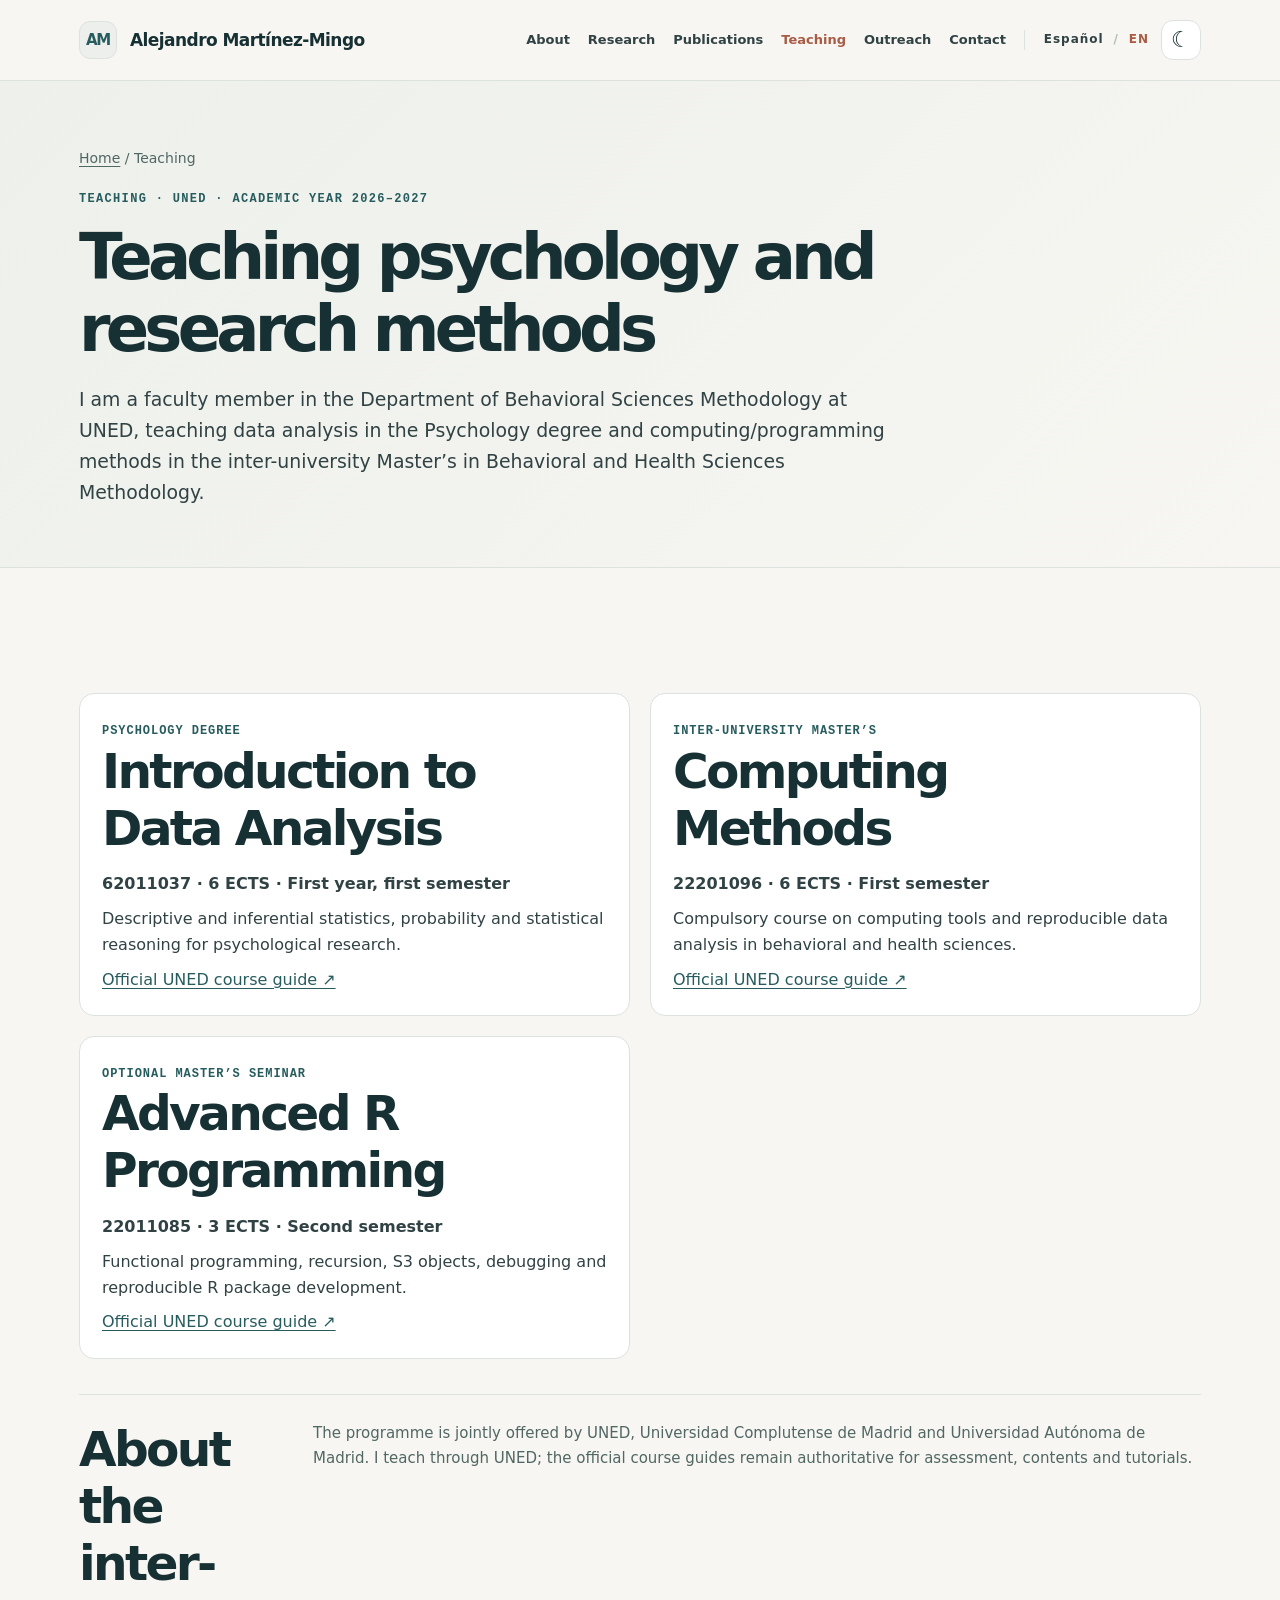
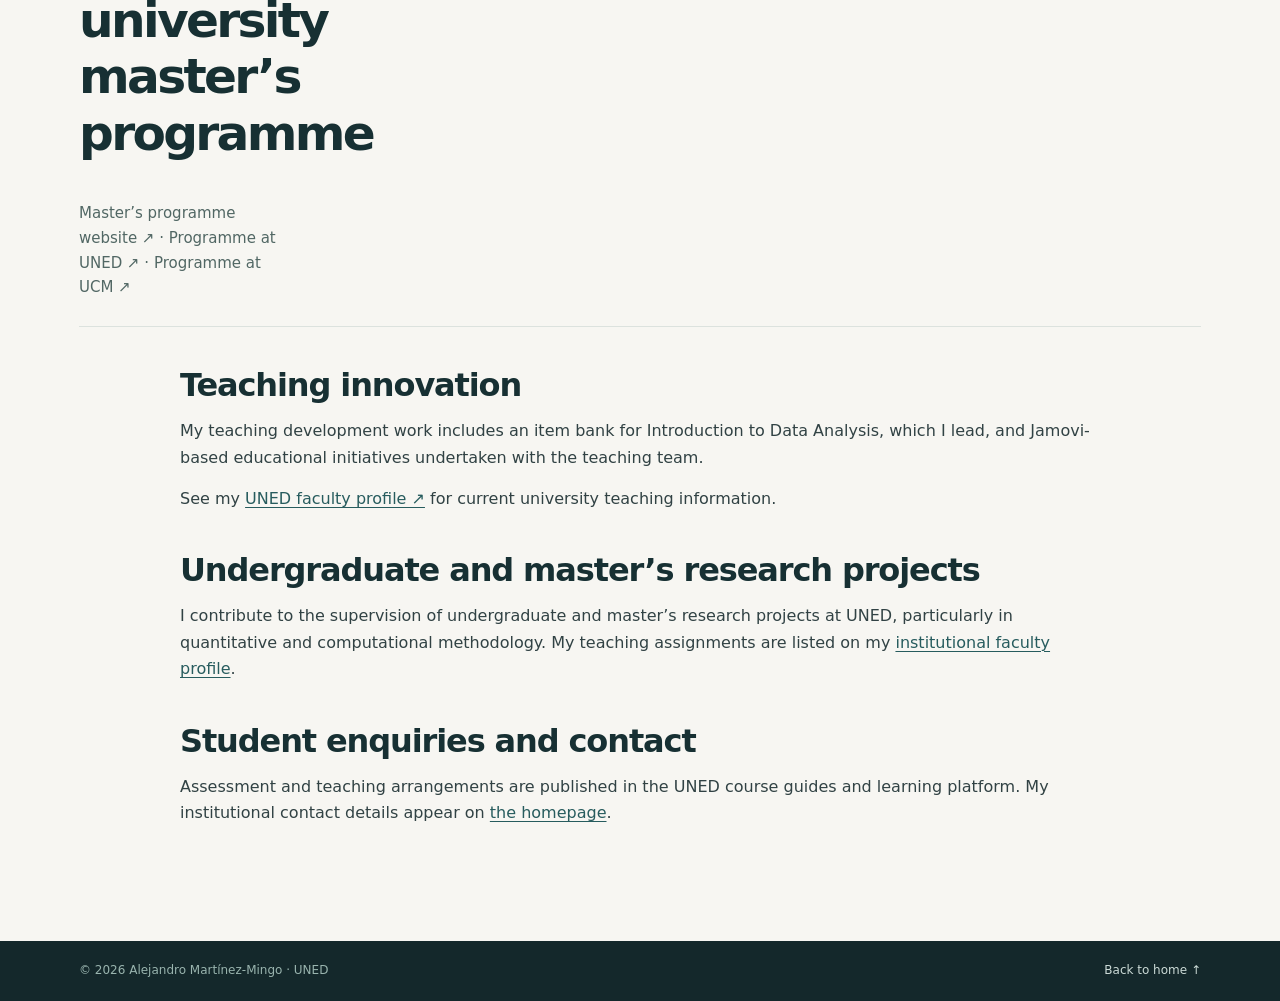
<file: en/teaching/index.html>
<!DOCTYPE html>

<html lang="en"><head><meta charset="utf-8"/><meta content="width=device-width,initial-scale=1" name="viewport"/><script>try{const t=localStorage.getItem('academic-theme');document.documentElement.dataset.theme=t||((window.matchMedia&&matchMedia('(prefers-color-scheme: dark)').matches)?'dark':'light');}catch(e){document.documentElement.dataset.theme='light'}</script><meta content="#f7f6f2" name="theme-color"/><title>University teaching | Psychology, statistics and R | Alejandro Martínez-Mingo</title><meta content="UNED courses taught by Alejandro Martínez-Mingo: Introduction to Data Analysis, Computing Methods and Advanced R Programming. Official 2026–2027 course guides." name="description"/><meta content="index,follow,max-image-preview:large" name="robots"/><link href="https://alejandrommingo.github.io/en/teaching/" rel="canonical"/><link href="https://alejandrommingo.github.io/docencia/" hreflang="es" rel="alternate"/><link href="https://alejandrommingo.github.io/en/teaching/" hreflang="en" rel="alternate"/><link href="https://alejandrommingo.github.io/docencia/" hreflang="x-default" rel="alternate"/><meta content="University teaching | Psychology, statistics and R | Alejandro Martínez-Mingo" property="og:title"/><meta content="website" property="og:type"/><meta content="https://alejandrommingo.github.io/en/teaching/" property="og:url"/><meta content="UNED courses taught by Alejandro Martínez-Mingo: Introduction to Data Analysis, Computing Methods and Advanced R Programming. Official 2026–2027 course guides." property="og:description"/><meta property="og:image" content="https://alejandrommingo.github.io/assets/social-preview-full-geometry.png"/><link href="../../assets/site.css" rel="stylesheet"/><link href="../../favicon.svg?v=2" rel="icon" type="image/svg+xml"/><link href="../../favicon-32.png?v=2" rel="icon" type="image/png" sizes="32x32"/><link href="../../apple-touch-icon.png?v=2" rel="apple-touch-icon" sizes="180x180"/><script type="application/ld+json">{"@context":"https://schema.org","@graph":[{"@type":"WebPage","@id":"https://alejandrommingo.github.io/en/teaching/#page","url":"https://alejandrommingo.github.io/en/teaching/","name":"University teaching | Psychology, statistics and R | Alejandro Martínez-Mingo","inLanguage":"en","about":{"@id":"https://alejandrommingo.github.io/#person"},"author":{"@id":"https://alejandrommingo.github.io/#person"}},{"@id":"https://alejandrommingo.github.io/#person","@type":"Person","name":"Alejandro Martínez-Mingo","url":"https://alejandrommingo.github.io/","sameAs":["https://www.uned.es/universidad/docentes/psicologia/alejandro-martinez-mingo.html","https://portalcientifico.uned.es/investigadores/1200696/detalle","https://orcid.org/0000-0002-5617-1453","https://bsky.app/profile/amartinezm.bsky.social"]},{"@type":"Course","name":"Introducción al Análisis de Datos","url":"https://www.uned.es/universidad/inicio/estudios/grados/grado-en-psicologia/asignaturas.html?codAsignatura=62011037&codTitulacion=6201&idContenido=1","identifier":"62011037","description":"Grado en Psicología. 6 ECTS. Primer semestre.","provider":{"@type":"CollegeOrUniversity","name":"UNED","url":"https://www.uned.es/"}},{"@type":"Course","name":"Métodos Informáticos","url":"https://www.uned.es/universidad/inicio/estudios/masteres/master-interuniversitario-en-metodologia-de-las-ciencias-del-comportamiento-y-de-la-salud-uned-ucm-y-uam/asignaturas.html?codAsignatura=22201096&codTitulacion=220101&idContenido=1","identifier":"22201096","description":"Máster interuniversitario. 6 ECTS. Primer semestre.","provider":{"@type":"CollegeOrUniversity","name":"UNED","url":"https://www.uned.es/"}},{"@type":"Course","name":"Programación Avanzada en R","url":"https://www.uned.es/universidad/inicio/estudios/masteres/master-interuniversitario-en-metodologia-de-las-ciencias-del-comportamiento-y-de-la-salud-uned-ucm-y-uam/asignaturas.html?codAsignatura=22011085&codTitulacion=220101&idContenido=1","identifier":"22011085","description":"Seminario optativo de máster. 3 ECTS. Segundo semestre.","provider":{"@type":"CollegeOrUniversity","name":"UNED","url":"https://www.uned.es/"}}]}</script><meta property="og:image:alt" content="Academic link preview for Alejandro Martínez-Mingo, featuring the full original orthogonal-projection diagram"/><meta name="twitter:image:alt" content="Academic link preview for Alejandro Martínez-Mingo, featuring the full original orthogonal-projection diagram"/><script defer="" src="../../assets/theme.js"></script><meta property="og:image:secure_url" content="https://alejandrommingo.github.io/assets/social-preview-full-geometry.png"/><meta property="og:image:type" content="image/png"/><meta property="og:image:width" content="1200"/><meta property="og:image:height" content="630"/><meta name="twitter:image" content="https://alejandrommingo.github.io/assets/social-preview-full-geometry.png"/><meta name="twitter:card" content="summary_large_image"/></head><body><a class="skip" href="#main">Skip to content</a><header class="topbar"><nav aria-label="Main navigation" class="container nav"><details class="mobile-menu"><summary aria-label="Open navigation menu" class="menu-trigger"><span aria-hidden="true" class="hamburger"><i></i><i></i><i></i></span><span class="sr-only">Menu</span></summary><div class="menu-panel"><a href="../../en/#about">About</a><a href="../../en/research/">Research</a><a href="../../en/#publications">Publications</a><a aria-current="page" href="../../en/teaching/">Teaching</a><a href="../../en/talks/">Outreach</a><a href="../../en/#contact">Contact</a><div class="menu-sep"></div><a class="menu-lang" href="../../docencia/">Español</a></div></details><a class="brand" href="../../en/"><span class="brand-mark">AM</span><span class="brand-copy">Alejandro Martínez-Mingo</span></a><div class="nav-links"><a href="../../en/#about">About</a><a href="../../en/research/">Research</a><a href="../../en/#publications">Publications</a><a aria-current="page" href="../../en/teaching/">Teaching</a><a href="../../en/talks/">Outreach</a><a href="../../en/#contact">Contact</a><div aria-label="Language" class="lang-switch"><a href="../../docencia/" lang="es">Español</a><span class="sep">/</span><span class="active">EN</span></div></div><button aria-label="Switch to dark theme" aria-pressed="false" class="theme-toggle" title="Toggle dark/light theme" type="button"><span aria-hidden="true" class="theme-symbol theme-moon">☾</span><span aria-hidden="true" class="theme-symbol theme-sun">☀</span></button></nav></header><main id="main"><section class="subhero"><div class="container"><p class="breadcrumb"><a href="../../en/">Home</a> / Teaching</p><div class="eyebrow">Teaching · UNED · Academic year 2026–2027</div><h1>Teaching psychology and research methods</h1><p class="intro">I am a faculty member in the Department of Behavioral Sciences Methodology at UNED, teaching data analysis in the Psychology degree and computing/programming methods in the inter-university Master’s in Behavioral and Health Sciences Methodology.</p></div></section><section class="section"><div class="container"><div class="evidence-grid"><article class="evidence"><span class="small-label">Psychology degree</span><h2>Introduction to Data Analysis</h2><p><strong>62011037 · 6 ECTS · First year, first semester</strong></p><p>Descriptive and inferential statistics, probability and statistical reasoning for psychological research.</p><p><a href="https://www.uned.es/universidad/inicio/estudios/grados/grado-en-psicologia/asignaturas.html?codAsignatura=62011037&amp;codTitulacion=6201&amp;idContenido=1" rel="noopener noreferrer" target="_blank">Official UNED course guide ↗</a></p></article><article class="evidence"><span class="small-label">Inter-university master’s</span><h2>Computing Methods</h2><p><strong>22201096 · 6 ECTS · First semester</strong></p><p>Compulsory course on computing tools and reproducible data analysis in behavioral and health sciences.</p><p><a href="https://www.uned.es/universidad/inicio/estudios/masteres/master-interuniversitario-en-metodologia-de-las-ciencias-del-comportamiento-y-de-la-salud-uned-ucm-y-uam/asignaturas.html?codAsignatura=22201096&amp;codTitulacion=220101&amp;idContenido=1" rel="noopener noreferrer" target="_blank">Official UNED course guide ↗</a></p></article><article class="evidence"><span class="small-label">Optional master’s seminar</span><h2>Advanced R Programming</h2><p><strong>22011085 · 3 ECTS · Second semester</strong></p><p>Functional programming, recursion, S3 objects, debugging and reproducible R package development.</p><p><a href="https://www.uned.es/universidad/inicio/estudios/masteres/master-interuniversitario-en-metodologia-de-las-ciencias-del-comportamiento-y-de-la-salud-uned-ucm-y-uam/asignaturas.html?codAsignatura=22011085&amp;codTitulacion=220101&amp;idContenido=1" rel="noopener noreferrer" target="_blank">Official UNED course guide ↗</a></p></article></div><div class="callout"><h2>About the inter-university master’s programme</h2><p>The programme is jointly offered by UNED, Universidad Complutense de Madrid and Universidad Autónoma de Madrid. I teach through UNED; the official course guides remain authoritative for assessment, contents and tutorials.</p><p><a href="https://www.metodologiaccs.es/" rel="noopener noreferrer" target="_blank">Master’s programme website ↗</a> · <a href="https://www.uned.es/universidad/inicio/estudios/masteres/master-interuniversitario-en-metodologia-de-las-ciencias-del-comportamiento-y-de-la-salud-uned-ucm-y-uam.html?idContenido=10" rel="noopener noreferrer" target="_blank">Programme at UNED ↗</a> · <a href="https://www.ucm.es/estudios/master-metodologiacomportamientoysalud" rel="noopener noreferrer" target="_blank">Programme at UCM ↗</a></p></div><div class="prose"><h2>Teaching innovation</h2><p>My teaching development work includes an item bank for Introduction to Data Analysis, which I lead, and Jamovi-based educational initiatives undertaken with the teaching team.</p><p>See my <a href="https://www.uned.es/universidad/docentes/psicologia/alejandro-martinez-mingo.html" rel="noopener noreferrer" target="_blank">UNED faculty profile ↗</a> for current university teaching information.</p><h2>Undergraduate and master’s research projects</h2><p>I contribute to the supervision of undergraduate and master’s research projects at UNED, particularly in quantitative and computational methodology. My teaching assignments are listed on my <a href="https://www.uned.es/universidad/docentes/psicologia/alejandro-martinez-mingo.html" rel="noopener noreferrer" target="_blank">institutional faculty profile</a>.</p><h2>Student enquiries and contact</h2><p>Assessment and teaching arrangements are published in the UNED course guides and learning platform. My institutional contact details appear on <a href="../../en/#contact">the homepage</a>.</p></div></div></section></main><footer class="foot"><div class="container footer-inner"><small>© 2026 Alejandro Martínez-Mingo · UNED</small><a href="../../en/">Back to home ↑</a></div></footer><script id="nav-enhancement">
/* Minimal progressive enhancement: the site stays usable without JavaScript. */
for (const menu of document.querySelectorAll('.mobile-menu')) {
  const trigger = menu.querySelector('summary');
  const closeMenu = () => { menu.open = false; };
  menu.querySelectorAll('a').forEach(link => link.addEventListener('click', closeMenu));
  document.addEventListener('pointerdown', event => {
    if (menu.open && !menu.contains(event.target)) closeMenu();
  });
  document.addEventListener('keydown', event => {
    if (event.key === 'Escape' && menu.open) {
      closeMenu();
      trigger.focus();
    }
  });
}
</script></body></html>
</file>
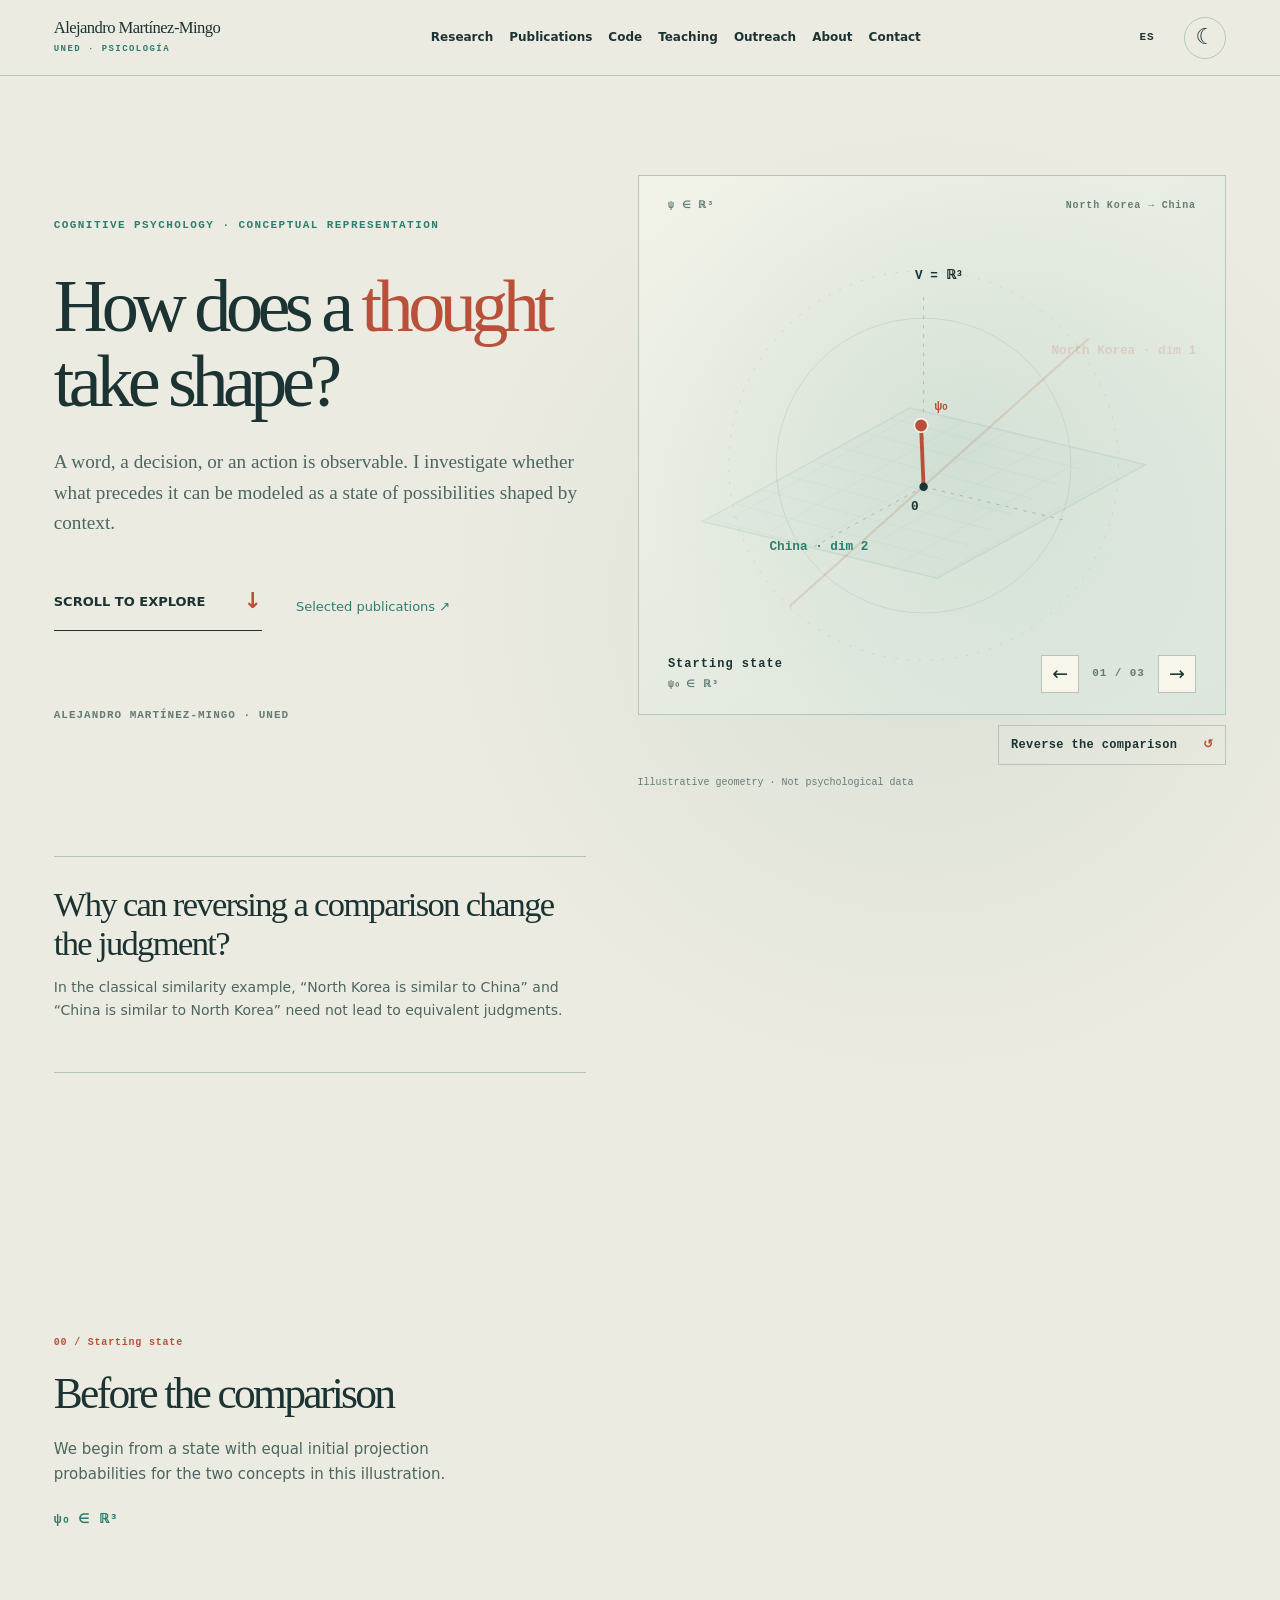
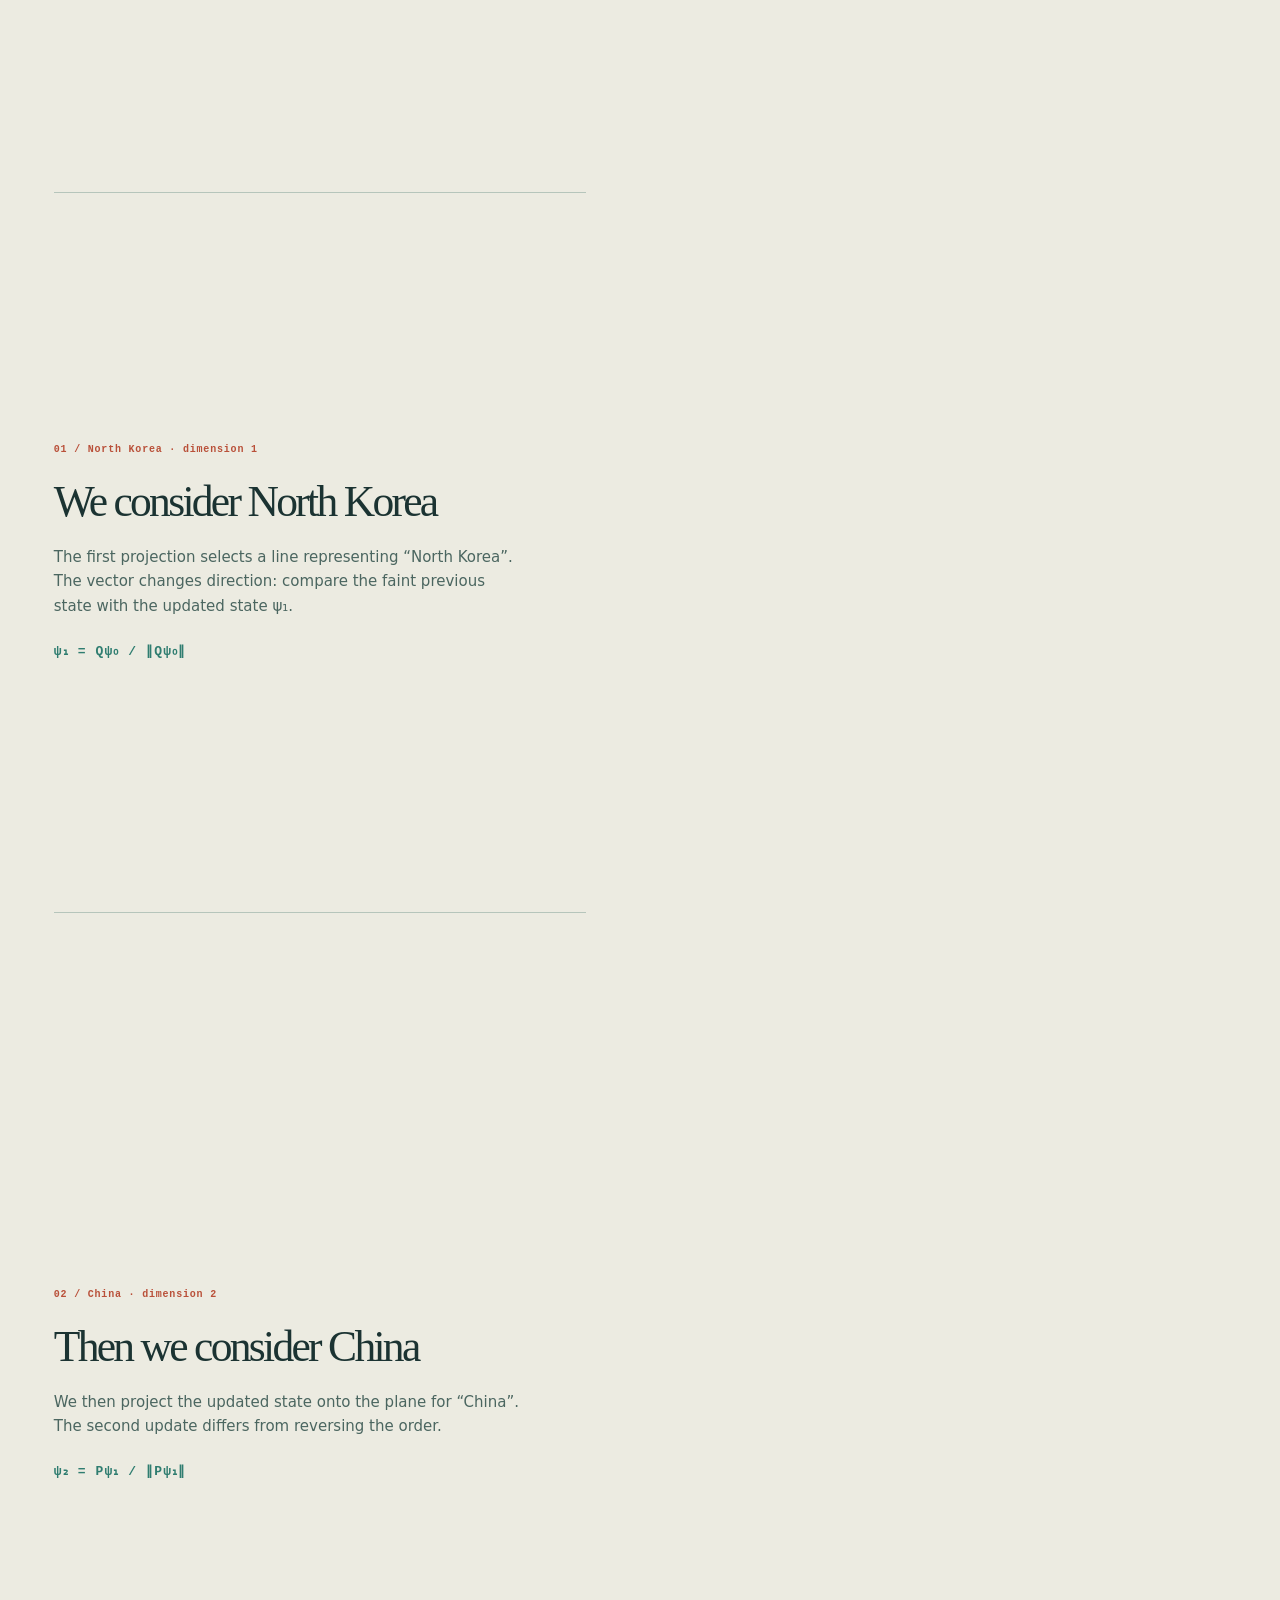
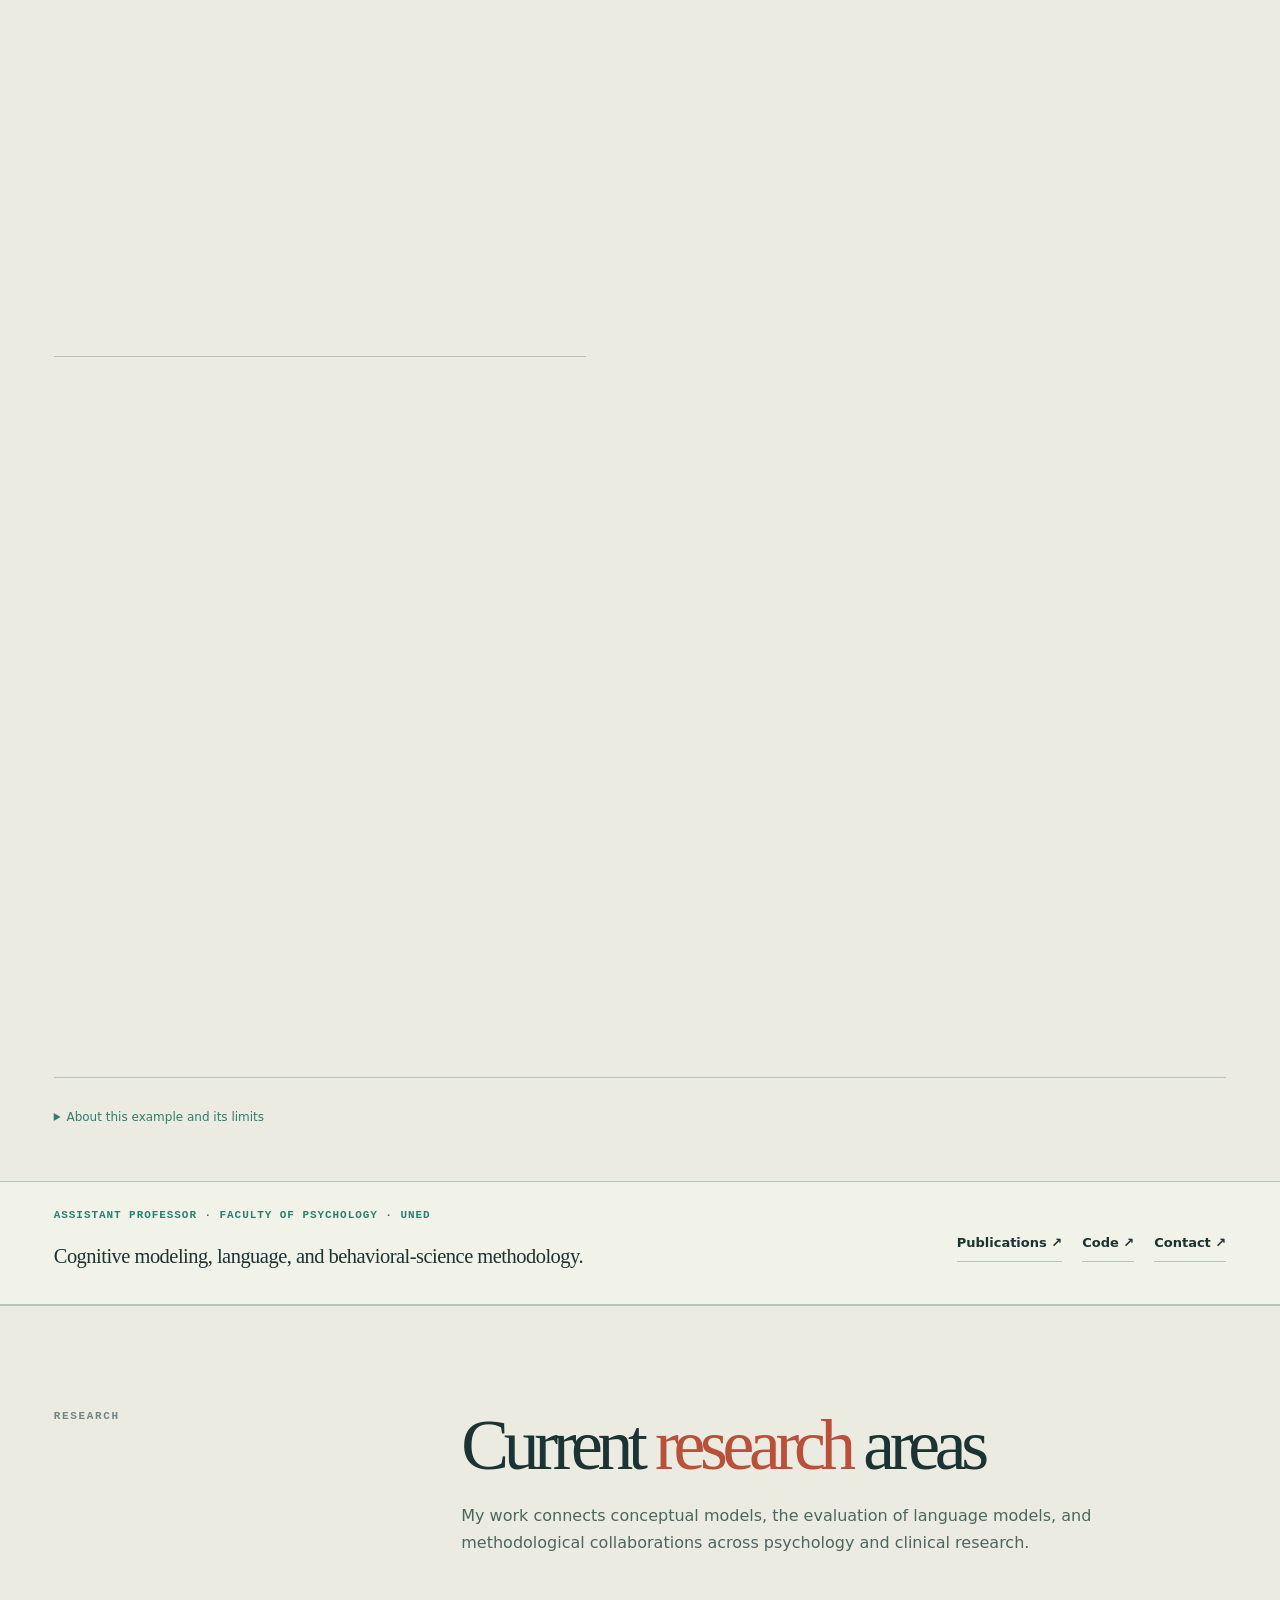
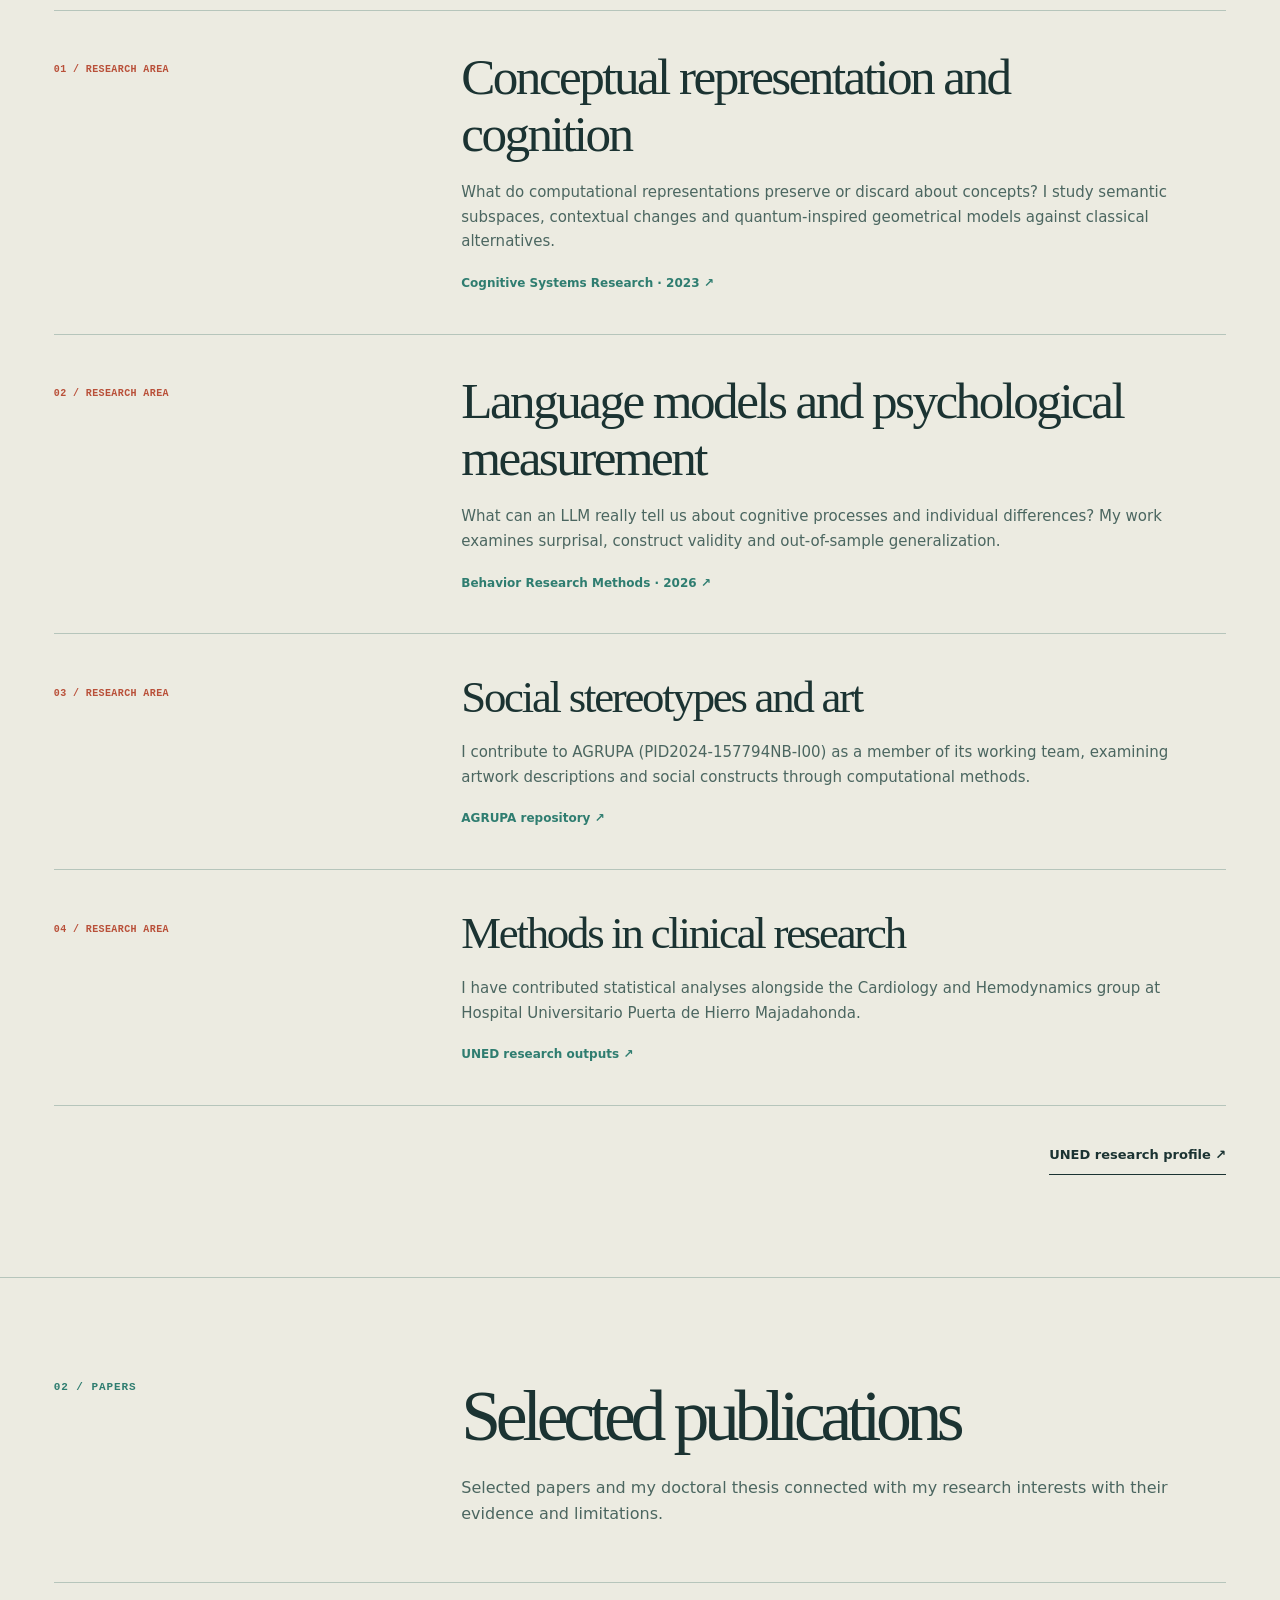
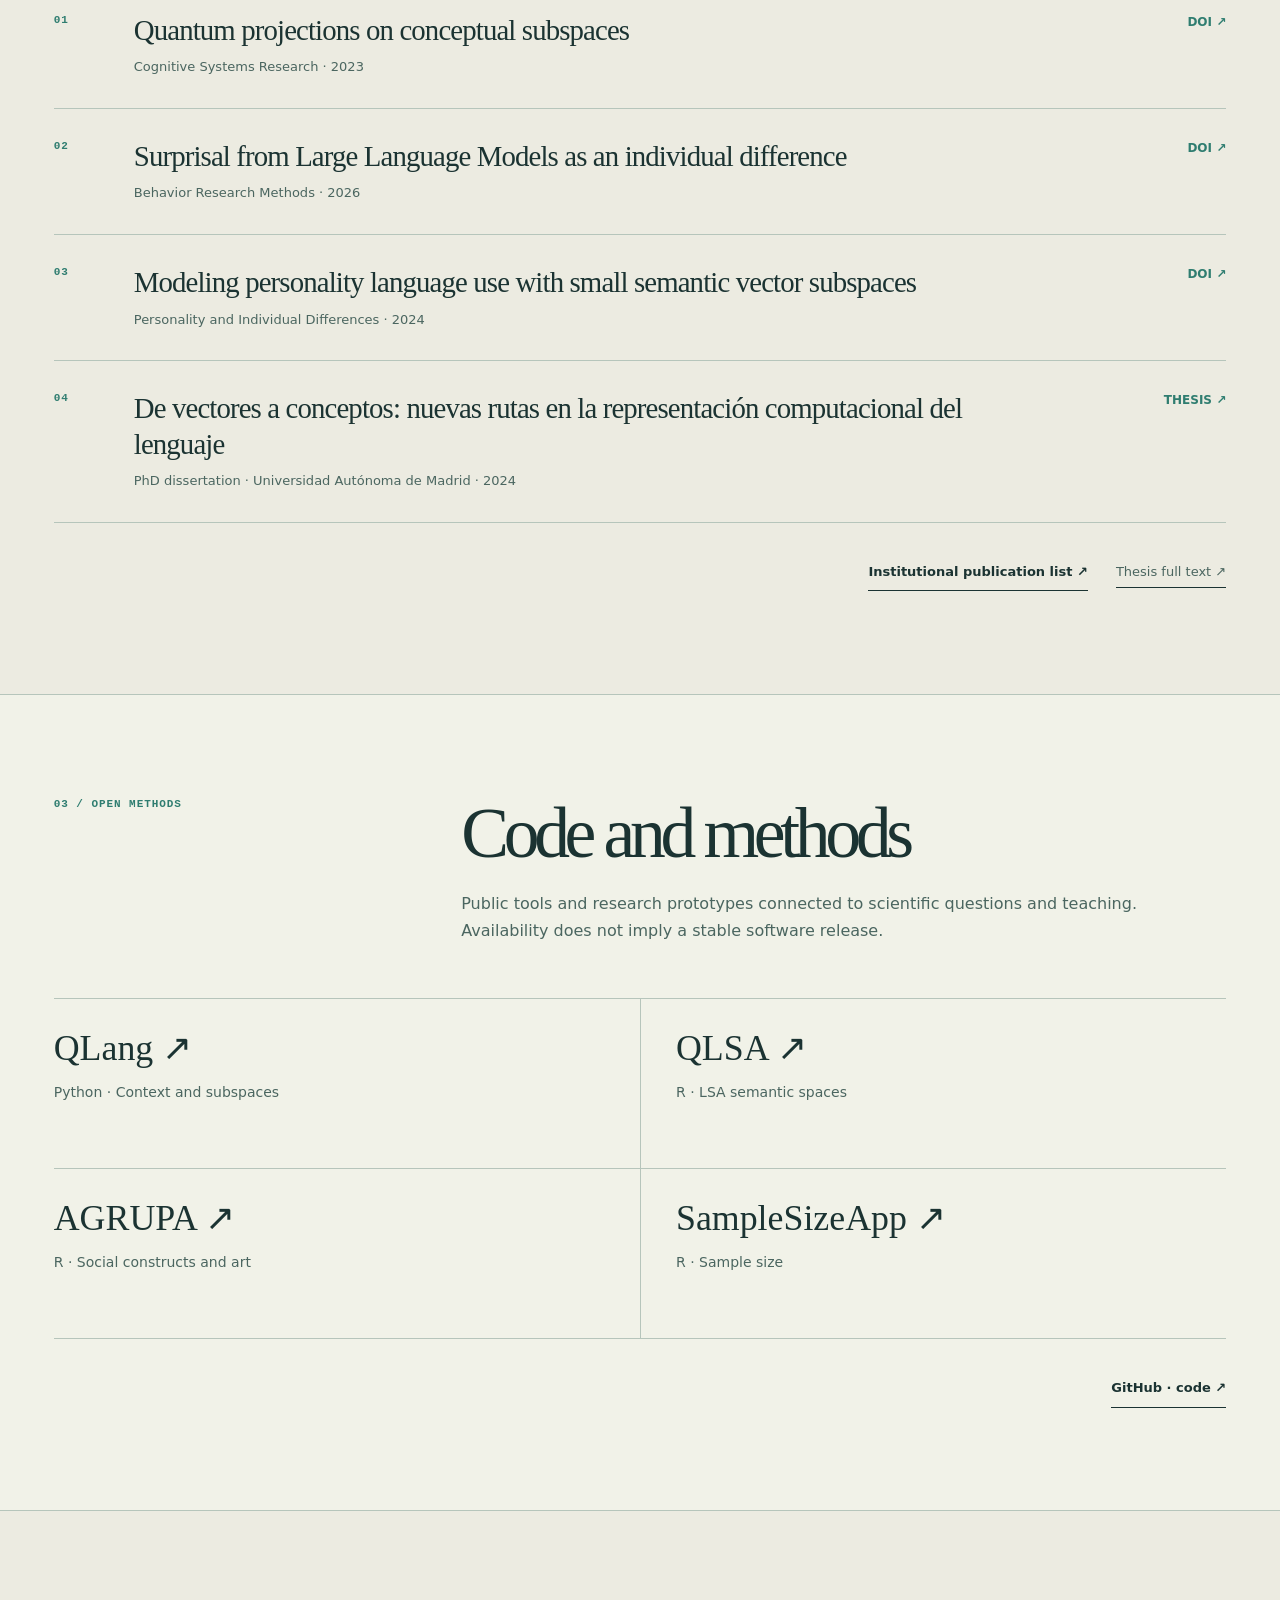
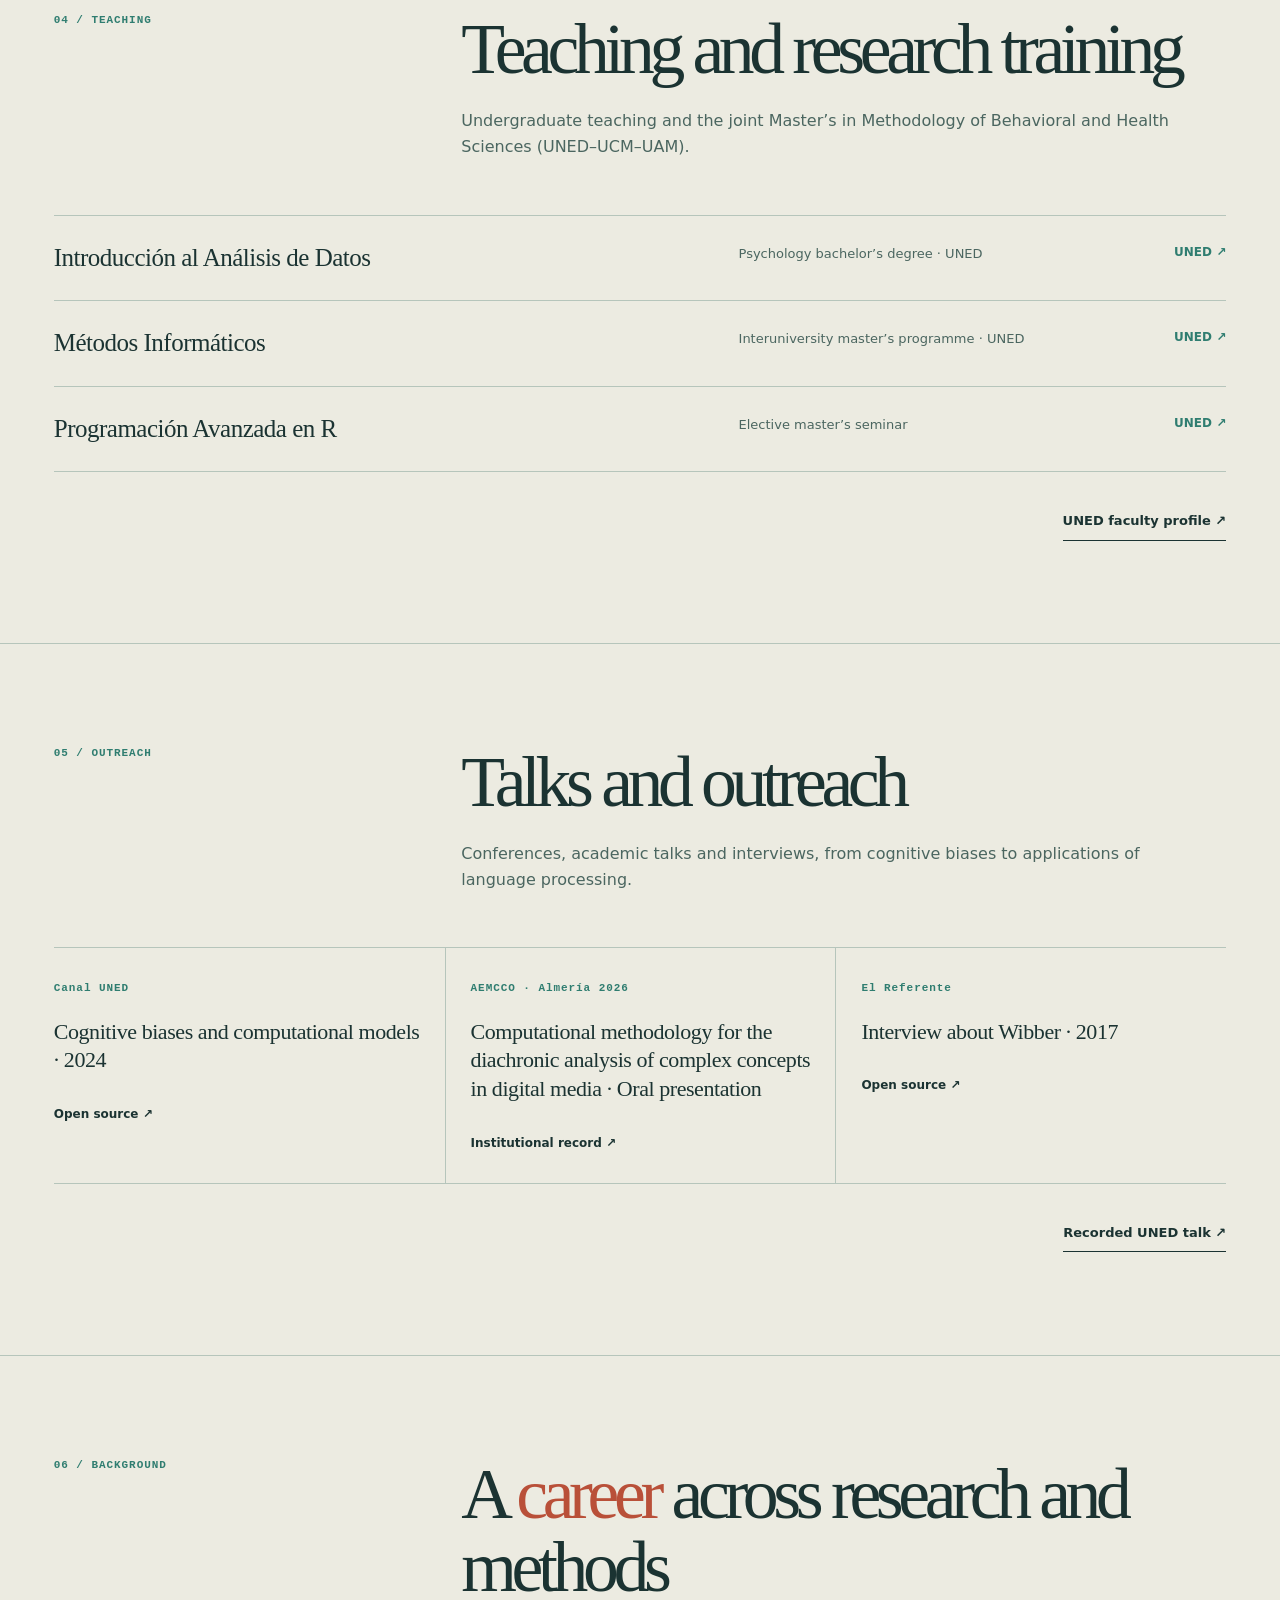
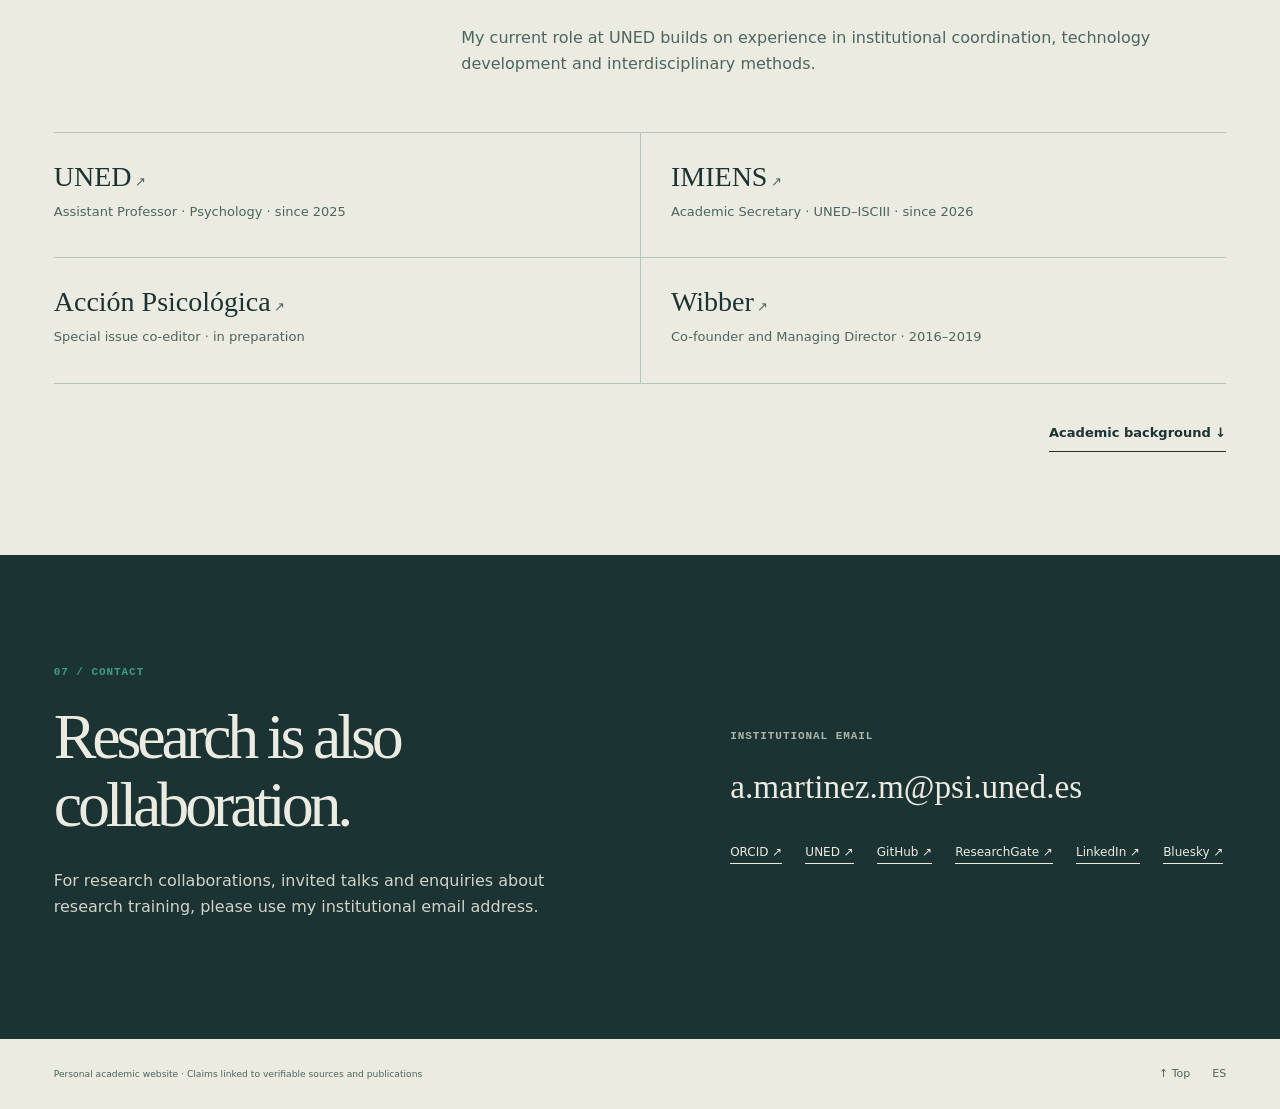
<file: prototype-v2/en/index.html>
<!DOCTYPE html>

<html data-theme="light" lang="en"><head>
<meta charset="utf-8"/><meta content="width=device-width,initial-scale=1" name="viewport"/><meta content="light dark" name="color-scheme"/><meta content="noindex,nofollow" name="robots"/><title>Alejandro Martínez-Mingo | Cognitive Psychology, Language &amp; AI | UNED</title><meta content="Research in conceptual representation, language models and psychological methods. Papers, open code, teaching and talks by Alejandro Martínez-Mingo (UNED)." name="description"/><link href="../../favicon.svg" rel="icon" type="image/svg+xml"/><link href="../assets/lab-v3.css?v=4" rel="stylesheet"/><script>try{let a=localStorage.getItem('academic-theme');document.documentElement.dataset.theme=a||((matchMedia('(prefers-color-scheme: dark)').matches)?'dark':'light')}catch(e){}</script><script type="application/ld+json">{"@context": "https://schema.org", "@type": "ProfilePage", "name": "Alejandro Martínez-Mingo | Cognitive Psychology, Language & AI | UNED", "mainEntity": {"@type": "Person", "@id": "https://alejandrommingo.github.io/#person", "name": "Alejandro Martínez-Mingo", "jobTitle": "Assistant Professor", "affiliation": {"@type": "CollegeOrUniversity", "name": "Universidad Nacional de Educación a Distancia"}, "sameAs": ["https://orcid.org/0000-0002-5617-1453", "https://portalcientifico.uned.es/investigadores/1200696/detalle", "https://github.com/alejandrommingo", "https://www.researchgate.net/profile/Alejandro-Martinez-Mingo", "https://www.linkedin.com/in/alejandro-mart%C3%ADnez-mingo-6bb258b3/", "https://bsky.app/profile/amartinezm.bsky.social"]}}</script><script>window.LAB_V3={"lang":"en","stages":["Starting state","North Korea · dimension 1","China · dimension 2"],"forms":["ψ₀ ∈ ℝ³","ψ₁ = Qψ₀ / ‖Qψ₀‖","ψ₂ = Pψ₁ / ‖Pψ₁‖"],"titles":["Before the comparison","We consider North Korea","Then we consider China"],"texts":["We begin from a state with equal initial projection probabilities for the two concepts in this illustration.","The first projection selects a line representing “North Korea”. The vector changes direction: compare the faint previous state with the updated state ψ₁.","We then project the updated state onto the plane for “China”. The second update differs from reversing the order."],"reverseStages":["Starting state","China · dimension 2","North Korea · dimension 1"],"reverseForms":["ψ₀ ∈ ℝ³","ψ₁ = Pψ₀ / ‖Pψ₀‖","ψ₂ = Qψ₁ / ‖Qψ₁‖"],"reverseTitles":["Before the comparison","We consider China","Then we consider North Korea"],"reverseTexts":["We begin from the same initial state, but reverse the order of the comparison.","We first consider “China”. The state is updated through a projection onto a two-dimensional plane.","A second projection selects the “North Korea” line. The final state and the modeled probability differ from the other order."],"comparisonQP":"North Korea → China","comparisonPQ":"China → North Korea","buttonQP":"Reverse the comparison","buttonPQ":"Restore the original order","end":"End of comparison"};</script><script defer="" src="../assets/lab-v3.js?v=4"></script></head>
<body><a class="skip-link" href="#research">Skip to content</a><div aria-hidden="true" class="reading-progress"></div>
<header class="site-header"><div class="wide head-content"><a class="brand" href="#top"><span class="brand-name">Alejandro Martínez-Mingo</span><small class="mono">UNED · PSICOLOGÍA</small></a><nav aria-label="Main navigation" class="desktop-nav"><a href="#research">Research</a><a href="#publications">Publications</a><a href="#code">Code</a><a href="#teaching">Teaching</a><a href="#outreach">Outreach</a><a href="#about">About</a><a href="#contact">Contact</a></nav><details class="mobile-nav"><summary aria-label="Open navigation menu"><span aria-hidden="true">☰</span></summary><nav><a href="#research">Research</a><a href="#publications">Publications</a><a href="#code">Code</a><a href="#teaching">Teaching</a><a href="#outreach">Outreach</a><a href="#about">About</a><a href="#contact">Contact</a></nav></details><a class="lang-toggle mono" href="../index.html" hreflang="es">ES</a><button aria-label="Toggle appearance" class="theme-toggle" id="theme-switch" title="Toggle appearance" type="button">◐</button></div></header>
<main id="top">
<section class="experiment" id="experiment"><div class="wide">
<div class="lab-columns"><div class="lab-visual"><div class="diagram-shell"><div class="diagram-top mono"><span>ψ ∈ ℝ³</span><span id="order-indicator">North Korea → China</span></div><svg aria-labelledby="svg-title svg-description" class="svg-stage" id="experiment-svg" role="img" viewbox="0 0 640 540" xmlns="http://www.w3.org/2000/svg">
<title id="svg-title">Sequential concept comparison through incompatible subspaces</title><desc id="svg-description">A conceptual illustration: North Korea is modeled as a line and China as a plane. Each selection updates the state. The ordering can be reversed.</desc>
<defs><clippath id="plane-clip"><polygon points="294,242 572,309 326,443 49,376"></polygon></clippath></defs>
<g id="drawing-core"><circle class="ring" cx="310" cy="310" r="230" stroke-dasharray="3 11"></circle><circle class="ring" cx="310" cy="310" r="174"></circle>
<g id="plane-assembly"><polygon class="plane-shape" points="294,242 572,309 326,443 49,376"></polygon><g class="lattice" clip-path="url(#plane-clip)"><path d="M64 375L310 441 M90 356L337 422 M116 338L363 404 M142 320L390 386 M168 302L416 368 M194 284L442 350 M220 266L468 332 M244 247L494 314"></path><path d="M85 371L317 239 M130 387L362 255 M175 404L407 271 M220 420L452 287 M265 435L497 303 M310 449L543 319"></path></g></g>
<path class="axis" d="M310 335 L478 375 M310 335L178 407 M310 335V105"></path>
<line class="line-subspace" id="line-subspace" x1="152" x2="505" y1="476" y2="160"></line>
<line class="initial-ghost" id="initial-ghost" x1="310" x2="335" y1="335" y2="263"></line>
<path class="state-history" d="" id="state-history"></path><circle class="previous-dot" cx="310" cy="335" id="previous-dot" r="5"></circle><line class="active-vector" id="state-arrow" x1="310" x2="335" y1="335" y2="263"></line>
<line class="drop" id="drop-line" x1="335" x2="335" y1="263" y2="263"></line>
<circle class="origin" cx="310" cy="335" r="5"></circle><circle class="endpoint" cx="335" cy="263" id="state-dot" r="8"></circle>
<circle class="proj-dot" cx="335" cy="263" id="projection-dot" opacity="0" r="6"></circle>
<circle class="impact-ring" cx="426" cy="363" id="impact-ring" r="2"></circle>

</g><g id="fragments"><path class="shard" d="M0 0L1 1" data-index="0"></path><path class="shard" d="M0 0L1 1" data-index="1"></path><path class="shard" d="M0 0L1 1" data-index="2"></path><path class="shard" d="M0 0L1 1" data-index="3"></path><path class="shard" d="M0 0L1 1" data-index="4"></path><path class="shard" d="M0 0L1 1" data-index="5"></path><path class="shard" d="M0 0L1 1" data-index="6"></path><path class="shard" d="M0 0L1 1" data-index="7"></path><path class="shard" d="M0 0L1 1" data-index="8"></path><path class="shard" d="M0 0L1 1" data-index="9"></path><path class="shard" d="M0 0L1 1" data-index="10"></path><path class="shard" d="M0 0L1 1" data-index="11"></path><path class="shard" d="M0 0L1 1" data-index="12"></path><path class="shard" d="M0 0L1 1" data-index="13"></path><path class="shard" d="M0 0L1 1" data-index="14"></path><path class="shard" d="M0 0L1 1" data-index="15"></path><path class="shard" d="M0 0L1 1" data-index="16"></path><path class="shard" d="M0 0L1 1" data-index="17"></path><path class="shard" d="M0 0L1 1" data-index="18"></path><path class="shard" d="M0 0L1 1" data-index="19"></path><path class="shard" d="M0 0L1 1" data-index="20"></path><path class="shard" d="M0 0L1 1" data-index="21"></path><path class="shard" d="M0 0L1 1" data-index="22"></path><path class="shard" d="M0 0L1 1" data-index="23"></path><path class="shard" d="M0 0L1 1" data-index="24"></path><path class="shard" d="M0 0L1 1" data-index="25"></path><path class="shard" d="M0 0L1 1" data-index="26"></path><path class="shard" d="M0 0L1 1" data-index="27"></path><path class="shard" d="M0 0L1 1" data-index="28"></path><path class="shard" d="M0 0L1 1" data-index="29"></path><path class="shard" d="M0 0L1 1" data-index="30"></path><path class="shard" d="M0 0L1 1" data-index="31"></path><path class="shard" d="M0 0L1 1" data-index="32"></path><path class="shard" d="M0 0L1 1" data-index="33"></path><path class="shard" d="M0 0L1 1" data-index="34"></path><path class="shard" d="M0 0L1 1" data-index="35"></path><path class="shard" d="M0 0L1 1" data-index="36"></path><path class="shard" d="M0 0L1 1" data-index="37"></path><path class="shard" d="M0 0L1 1" data-index="38"></path><path class="shard" d="M0 0L1 1" data-index="39"></path><path class="shard" d="M0 0L1 1" data-index="40"></path><path class="shard" d="M0 0L1 1" data-index="41"></path><path class="shard" d="M0 0L1 1" data-index="42"></path><path class="shard" d="M0 0L1 1" data-index="43"></path><path class="shard" d="M0 0L1 1" data-index="44"></path><path class="shard" d="M0 0L1 1" data-index="45"></path><path class="shard" d="M0 0L1 1" data-index="46"></path><path class="shard" d="M0 0L1 1" data-index="47"></path><path class="shard" d="M0 0L1 1" data-index="48"></path><path class="shard" d="M0 0L1 1" data-index="49"></path><path class="shard" d="M0 0L1 1" data-index="50"></path><path class="shard" d="M0 0L1 1" data-index="51"></path><path class="shard" d="M0 0L1 1" data-index="52"></path><path class="shard" d="M0 0L1 1" data-index="53"></path><path class="shard" d="M0 0L1 1" data-index="54"></path><path class="shard" d="M0 0L1 1" data-index="55"></path><path class="shard" d="M0 0L1 1" data-index="56"></path><path class="shard" d="M0 0L1 1" data-index="57"></path><path class="shard" d="M0 0L1 1" data-index="58"></path><path class="shard" d="M0 0L1 1" data-index="59"></path><path class="shard" d="M0 0L1 1" data-index="60"></path><path class="shard" d="M0 0L1 1" data-index="61"></path><path class="shard" d="M0 0L1 1" data-index="62"></path><path class="shard" d="M0 0L1 1" data-index="63"></path><path class="shard" d="M0 0L1 1" data-index="64"></path><path class="shard" d="M0 0L1 1" data-index="65"></path><path class="shard" d="M0 0L1 1" data-index="66"></path><path class="shard" d="M0 0L1 1" data-index="67"></path><path class="shard" d="M0 0L1 1" data-index="68"></path><path class="shard" d="M0 0L1 1" data-index="69"></path><path class="shard" d="M0 0L1 1" data-index="70"></path><path class="shard" d="M0 0L1 1" data-index="71"></path><path class="shard" d="M0 0L1 1" data-index="72"></path><path class="shard" d="M0 0L1 1" data-index="73"></path><path class="shard" d="M0 0L1 1" data-index="74"></path><path class="shard" d="M0 0L1 1" data-index="75"></path><path class="shard" d="M0 0L1 1" data-index="76"></path><path class="shard" d="M0 0L1 1" data-index="77"></path><path class="shard" d="M0 0L1 1" data-index="78"></path><path class="shard" d="M0 0L1 1" data-index="79"></path><path class="shard" d="M0 0L1 1" data-index="80"></path><path class="shard" d="M0 0L1 1" data-index="81"></path><path class="shard" d="M0 0L1 1" data-index="82"></path><path class="shard" d="M0 0L1 1" data-index="83"></path><path class="shard" d="M0 0L1 1" data-index="84"></path><path class="shard" d="M0 0L1 1" data-index="85"></path><path class="shard" d="M0 0L1 1" data-index="86"></path><path class="shard" d="M0 0L1 1" data-index="87"></path><path class="shard" d="M0 0L1 1" data-index="88"></path><path class="shard" d="M0 0L1 1" data-index="89"></path><path class="shard" d="M0 0L1 1" data-index="90"></path><path class="shard" d="M0 0L1 1" data-index="91"></path><path class="shard" d="M0 0L1 1" data-index="92"></path><path class="shard" d="M0 0L1 1" data-index="93"></path><path class="shard" d="M0 0L1 1" data-index="94"></path><path class="shard" d="M0 0L1 1" data-index="95"></path><path class="shard" d="M0 0L1 1" data-index="96"></path><path class="shard" d="M0 0L1 1" data-index="97"></path><path class="shard" d="M0 0L1 1" data-index="98"></path><path class="shard" d="M0 0L1 1" data-index="99"></path><path class="shard" d="M0 0L1 1" data-index="100"></path><path class="shard" d="M0 0L1 1" data-index="101"></path><path class="shard" d="M0 0L1 1" data-index="102"></path><path class="shard" d="M0 0L1 1" data-index="103"></path><path class="shard" d="M0 0L1 1" data-index="104"></path><path class="shard" d="M0 0L1 1" data-index="105"></path><path class="shard" d="M0 0L1 1" data-index="106"></path><path class="shard" d="M0 0L1 1" data-index="107"></path><path class="shard" d="M0 0L1 1" data-index="108"></path><path class="shard" d="M0 0L1 1" data-index="109"></path><path class="shard" d="M0 0L1 1" data-index="110"></path><path class="shard" d="M0 0L1 1" data-index="111"></path><path class="shard" d="M0 0L1 1" data-index="112"></path><path class="shard" d="M0 0L1 1" data-index="113"></path><path class="shard" d="M0 0L1 1" data-index="114"></path><path class="shard" d="M0 0L1 1" data-index="115"></path><path class="shard" d="M0 0L1 1" data-index="116"></path><path class="shard" d="M0 0L1 1" data-index="117"></path><path class="shard" d="M0 0L1 1" data-index="118"></path><path class="shard" d="M0 0L1 1" data-index="119"></path><path class="shard" d="M0 0L1 1" data-index="120"></path><path class="shard" d="M0 0L1 1" data-index="121"></path><path class="shard" d="M0 0L1 1" data-index="122"></path><path class="shard" d="M0 0L1 1" data-index="123"></path><path class="shard" d="M0 0L1 1" data-index="124"></path><path class="shard" d="M0 0L1 1" data-index="125"></path><path class="shard" d="M0 0L1 1" data-index="126"></path><path class="shard" d="M0 0L1 1" data-index="127"></path><path class="shard" d="M0 0L1 1" data-index="128"></path><path class="shard" d="M0 0L1 1" data-index="129"></path><path class="shard" d="M0 0L1 1" data-index="130"></path><path class="shard" d="M0 0L1 1" data-index="131"></path><path class="shard" d="M0 0L1 1" data-index="132"></path><path class="shard" d="M0 0L1 1" data-index="133"></path><path class="shard" d="M0 0L1 1" data-index="134"></path><path class="shard" d="M0 0L1 1" data-index="135"></path><path class="shard" d="M0 0L1 1" data-index="136"></path><path class="shard" d="M0 0L1 1" data-index="137"></path><path class="shard" d="M0 0L1 1" data-index="138"></path><path class="shard" d="M0 0L1 1" data-index="139"></path><path class="shard" d="M0 0L1 1" data-index="140"></path><path class="shard" d="M0 0L1 1" data-index="141"></path><path class="shard" d="M0 0L1 1" data-index="142"></path><path class="shard" d="M0 0L1 1" data-index="143"></path><path class="shard" d="M0 0L1 1" data-index="144"></path><path class="shard" d="M0 0L1 1" data-index="145"></path><path class="shard" d="M0 0L1 1" data-index="146"></path><path class="shard" d="M0 0L1 1" data-index="147"></path><path class="shard" d="M0 0L1 1" data-index="148"></path><path class="shard" d="M0 0L1 1" data-index="149"></path><path class="shard" d="M0 0L1 1" data-index="150"></path><path class="shard" d="M0 0L1 1" data-index="151"></path><path class="shard" d="M0 0L1 1" data-index="152"></path><path class="shard" d="M0 0L1 1" data-index="153"></path><path class="shard" d="M0 0L1 1" data-index="154"></path><path class="shard" d="M0 0L1 1" data-index="155"></path><path class="shard" d="M0 0L1 1" data-index="156"></path><path class="shard" d="M0 0L1 1" data-index="157"></path><path class="shard" d="M0 0L1 1" data-index="158"></path><path class="shard" d="M0 0L1 1" data-index="159"></path></g>
<g id="math-labels"><text class="plane-label" x="128" y="410">China · dim 2</text><text class="accent-label" id="line-label" opacity="0" x="461" y="178">North Korea · dim 1</text><text class="accent-label" id="state-label" x="355" y="250">ψ₀</text><text font-size="13" x="295" y="363">0</text><text x="300" y="90">V = ℝ³</text></g><g id="shatter-layer" aria-hidden="true"></g></svg><div class="diagram-annotations"><div><strong class="mono" id="stage-name">Initial state</strong><small class="mono" id="stage-formula">ψ₀ = (0.60, 0.48, 0.64)</small></div><div class="diagram-controls"><button id="prev-stage" title="Previous" type="button">←</button><span class="mono" id="stage-count">01 / 03</span><button id="next-stage" title="Next" type="button">→</button></div></div></div><button class="order-toggle" id="order-toggle" type="button">Reverse the comparison<span aria-hidden="true"> ↺</span></button><div class="model-disclaimer">Illustrative geometry · Not psychological data</div></div>
<div class="lab-story"><div class="hero-copy"><span class="mono eyebrow">COGNITIVE PSYCHOLOGY · CONCEPTUAL REPRESENTATION</span><h1>How does a <span class="accent-word">thought</span> take shape?</h1><p class="lede">A word, a decision, or an action is observable. I investigate whether what precedes it can be modeled as a state of possibilities shaped by context.</p><div class="hero-actions"><a class="underline-link" href="#stage-1">SCROLL TO EXPLORE<span aria-hidden="true">↓</span></a><a class="understated-link" href="#publications">Selected publications ↗</a></div><div class="hero-byline">ALEJANDRO MARTÍNEZ-MINGO <span>·</span> UNED</div></div><div class="comparison-intro"><h2>Why can reversing a comparison change the judgment?</h2><p>In the classical similarity example, “North Korea is similar to China” and “China is similar to North Korea” need not lead to equivalent judgments.</p></div><div class="stages"><article class="stage-card" data-step="0" id="stage-0" tabindex="-1"><div class="mono stage-index">00 / Starting state</div><h3>Before the comparison</h3><p>We begin from a state with equal initial projection probabilities for the two concepts in this illustration.</p><span class="stage-formula mono">ψ₀ ∈ ℝ³</span></article><article class="stage-card" data-step="1" id="stage-1" tabindex="-1"><div class="mono stage-index">01 / North Korea · dimension 1</div><h3>We consider North Korea</h3><p>The first projection selects a line representing “North Korea”. The vector changes direction: compare the faint previous state with the updated state ψ₁.</p><span class="stage-formula mono">ψ₁ = Qψ₀ / ‖Qψ₀‖</span></article><article class="stage-card" data-step="2" id="stage-2" tabindex="-1"><div class="mono stage-index">02 / China · dimension 2</div><h3>Then we consider China</h3><p>We then project the updated state onto the plane for “China”. The second update differs from reversing the order.</p><span class="stage-formula mono">ψ₂ = Pψ₁ / ‖Pψ₁‖</span></article><div class="break-runway" id="break-runway" aria-hidden="true"></div></div></div></div>
<details class="references-note"><summary>About this example and its limits</summary><p>This illustration draws on Tversky’s (1977) similarity asymmetry and the projection model by Pothos, Busemeyer, and Trueblood (2013). A line represents North Korea and a plane represents China. The geometry and numerical values are illustrative, not fitted to individual data. Each selected projection updates the state.</p><a href="https://doi.org/10.1037/0033-295X.84.4.327" rel="noopener noreferrer" target="_blank">Tversky (1977) ↗</a><a href="https://doi.org/10.1037/a0033142" rel="noopener noreferrer" target="_blank">Pothos, Busemeyer &amp; Trueblood (2013) ↗</a></details></div></section>
<div class="identity-band"><div class="wide"><div class="mono identity-kicker">ASSISTANT PROFESSOR · FACULTY OF PSYCHOLOGY · UNED</div><div class="identity-grid"><p>Cognitive modeling, language, and behavioral-science methodology.</p><div class="jump-links"><a href="#publications">Publications ↗</a><a href="#code">Code ↗</a><a href="#contact">Contact ↗</a></div></div></div></div>
<section class="body-section research-section wide" id="research"><div class="sect-head"><span class="mono sect-n">RESEARCH</span><h2>Current <span class="accent-word">research</span> areas</h2><p class="sect-intro">My work connects conceptual models, the evaluation of language models, and methodological collaborations across psychology and clinical research.</p></div><div class="research-list"><article class="research-entry" data-area="0"><div class="research-meta mono">01 / RESEARCH AREA</div><div><h3>Conceptual representation and cognition</h3><p>What do computational representations preserve or discard about concepts? I study semantic subspaces, contextual changes and quantum-inspired geometrical models against classical alternatives.</p><a class="inline-source" href="https://doi.org/10.1016/j.cogsys.2023.101154" rel="noopener noreferrer" target="_blank">Cognitive Systems Research · 2023<span aria-hidden="true"> ↗</span></a></div></article><article class="research-entry" data-area="1"><div class="research-meta mono">02 / RESEARCH AREA</div><div><h3>Language models and psychological measurement</h3><p>What can an LLM really tell us about cognitive processes and individual differences? My work examines surprisal, construct validity and out-of-sample generalization.</p><a class="inline-source" href="https://doi.org/10.3758/s13428-026-03117-7" rel="noopener noreferrer" target="_blank">Behavior Research Methods · 2026<span aria-hidden="true"> ↗</span></a></div></article><article class="research-entry" data-area="2"><div class="research-meta mono">03 / RESEARCH AREA</div><div><h3>Social stereotypes and art</h3><p>I contribute to AGRUPA (PID2024-157794NB-I00) as a member of its working team, examining artwork descriptions and social constructs through computational methods.</p><a class="inline-source" href="https://github.com/alejandrommingo/AGRUPA" rel="noopener noreferrer" target="_blank">AGRUPA repository<span aria-hidden="true"> ↗</span></a></div></article><article class="research-entry" data-area="3"><div class="research-meta mono">04 / RESEARCH AREA</div><div><h3>Methods in clinical research</h3><p>I have contributed statistical analyses alongside the Cardiology and Hemodynamics group at Hospital Universitario Puerta de Hierro Majadahonda.</p><a class="inline-source" href="https://portalcientifico.uned.es/investigadores/1200696/publicaciones" rel="noopener noreferrer" target="_blank">UNED research outputs<span aria-hidden="true"> ↗</span></a></div></article></div><div class="section-tail"><a class="" href="https://portalcientifico.uned.es/investigadores/1200696/detalle" rel="noopener noreferrer" target="_blank">UNED research profile ↗</a></div></section>
<section class="body-section wide publications-section" id="publications"><div class="sect-head"><span class="mono sect-n">02 / PAPERS</span><h2>Selected publications</h2><p class="sect-intro">Selected papers and my doctoral thesis connected with my research interests with their evidence and limitations.</p></div><ol class="pub-list"><li class="pub-entry"><span class="mono pub-no">01</span><div><h3>Quantum projections on conceptual subspaces</h3><p>Cognitive Systems Research · 2023</p></div><a class="pub-doi" href="https://doi.org/10.1016/j.cogsys.2023.101154" rel="noopener noreferrer" target="_blank">DOI<span aria-hidden="true"> ↗</span></a></li><li class="pub-entry"><span class="mono pub-no">02</span><div><h3>Surprisal from Large Language Models as an individual difference</h3><p>Behavior Research Methods · 2026</p></div><a class="pub-doi" href="https://doi.org/10.3758/s13428-026-03117-7" rel="noopener noreferrer" target="_blank">DOI<span aria-hidden="true"> ↗</span></a></li><li class="pub-entry"><span class="mono pub-no">03</span><div><h3>Modeling personality language use with small semantic vector subspaces</h3><p>Personality and Individual Differences · 2024</p></div><a class="pub-doi" href="https://doi.org/10.1016/j.paid.2023.112514" rel="noopener noreferrer" target="_blank">DOI<span aria-hidden="true"> ↗</span></a></li><li class="pub-entry"><span class="mono pub-no">04</span><div><h3>De vectores a conceptos: nuevas rutas en la representación computacional del lenguaje</h3><p>PhD dissertation · Universidad Autónoma de Madrid · 2024</p></div><a class="pub-doi" href="https://dialnet.unirioja.es/servlet/tesis?codigo=329016" rel="noopener noreferrer" target="_blank">THESIS<span aria-hidden="true"> ↗</span></a></li></ol><div class="section-tail"><a class="" href="https://portalcientifico.uned.es/investigadores/1200696/publicaciones" rel="noopener noreferrer" target="_blank">Institutional publication list ↗</a> <span class="thesis-link"><a href="https://repositorio.uam.es/bitstreams/eda53f6e-414b-4671-93dd-dcb6bda9d15c/download" rel="noopener noreferrer" target="_blank">Thesis full text <span aria-hidden="true">↗</span></a></span></div></section>
<section class="body-section wide code-section" id="code"><div class="sect-head"><span class="mono sect-n">03 / OPEN METHODS</span><h2>Code and methods</h2><p class="sect-intro">Public tools and research prototypes connected to scientific questions and teaching. Availability does not imply a stable software release.</p></div><div class="tool-grid"><article class="tool-entry"><span class="tool-name"><a class="" href="https://github.com/alejandrommingo/QLang" rel="noopener noreferrer" target="_blank">QLang<span aria-hidden="true"> ↗</span></a></span><span class="tool-desc">Python · Context and subspaces</span></article><article class="tool-entry"><span class="tool-name"><a class="" href="https://github.com/alejandrommingo/QLSA" rel="noopener noreferrer" target="_blank">QLSA<span aria-hidden="true"> ↗</span></a></span><span class="tool-desc">R · LSA semantic spaces</span></article><article class="tool-entry"><span class="tool-name"><a class="" href="https://github.com/alejandrommingo/AGRUPA" rel="noopener noreferrer" target="_blank">AGRUPA<span aria-hidden="true"> ↗</span></a></span><span class="tool-desc">R · Social constructs and art</span></article><article class="tool-entry"><span class="tool-name"><a class="" href="https://github.com/alejandrommingo/SampleSizeApp" rel="noopener noreferrer" target="_blank">SampleSizeApp<span aria-hidden="true"> ↗</span></a></span><span class="tool-desc">R · Sample size</span></article></div><div class="section-tail"><a class="" href="https://github.com/alejandrommingo" rel="noopener noreferrer" target="_blank">GitHub · code ↗</a></div></section>
<section class="body-section wide" id="teaching"><div class="sect-head"><span class="mono sect-n">04 / TEACHING</span><h2>Teaching and research training</h2><p class="sect-intro">Undergraduate teaching and the joint Master’s in Methodology of Behavioral and Health Sciences (UNED–UCM–UAM).</p></div><ul class="teaching-list"><li class="list-entry"><span>Introducción al Análisis de Datos</span><small>Psychology bachelor’s degree · UNED</small><a class="" href="https://www.uned.es/universidad/inicio/estudios/grados/grado-en-psicologia/asignaturas.html?codAsignatura=62011037&amp;codTitulacion=6201&amp;idContenido=1" rel="noopener noreferrer" target="_blank">UNED<span aria-hidden="true"> ↗</span></a></li><li class="list-entry"><span>Métodos Informáticos</span><small>Interuniversity master’s programme · UNED</small><a class="" href="https://www.uned.es/universidad/inicio/estudios/masteres/master-interuniversitario-en-metodologia-de-las-ciencias-del-comportamiento-y-de-la-salud-uned-ucm-y-uam/asignaturas.html?codAsignatura=22201096&amp;codTitulacion=220101&amp;idContenido=1" rel="noopener noreferrer" target="_blank">UNED<span aria-hidden="true"> ↗</span></a></li><li class="list-entry"><span>Programación Avanzada en R</span><small>Elective master’s seminar</small><a class="" href="https://www.uned.es/universidad/inicio/estudios/masteres/master-interuniversitario-en-metodologia-de-las-ciencias-del-comportamiento-y-de-la-salud-uned-ucm-y-uam/asignaturas.html?codAsignatura=22011085&amp;codTitulacion=220101&amp;idContenido=1" rel="noopener noreferrer" target="_blank">UNED<span aria-hidden="true"> ↗</span></a></li></ul><div class="section-tail"><a class="" href="https://www.uned.es/universidad/docentes/psicologia/alejandro-martinez-mingo.html" rel="noopener noreferrer" target="_blank">UNED faculty profile ↗</a></div></section>
<section class="body-section wide" id="outreach"><div class="sect-head"><span class="mono sect-n">05 / OUTREACH</span><h2>Talks and outreach</h2><p class="sect-intro">Conferences, academic talks and interviews, from cognitive biases to applications of language processing.</p></div><div class="outreach-list"><article class="out-item"><span class="mono">Canal UNED</span><p>Cognitive biases and computational models · 2024</p><a class="" href="https://canal.uned.es/video/672c6c0b83ed451c5a075e76" rel="noopener noreferrer" target="_blank">Open source<span aria-hidden="true"> ↗</span></a></article><article class="out-item"><span class="mono">AEMCCO · Almería 2026</span><p>Computational methodology for the diachronic analysis of complex concepts in digital media · Oral presentation</p><a href="https://www.uned.es/universidad/docentes/psicologia/alejandro-martinez-mingo.html" rel="noopener noreferrer" target="_blank">Institutional record<span aria-hidden="true"> ↗</span></a></article><article class="out-item"><span class="mono">El Referente</span><p>Interview about Wibber · 2017</p><a class="" href="https://elreferente.es/entrevistas/para-construir-una-sociedad-mas-amable-las-empresas-deberian-seguir-la-filosofia-people-first/" rel="noopener noreferrer" target="_blank">Open source<span aria-hidden="true"> ↗</span></a></article></div><div class="section-tail"><a class="" href="https://canal.uned.es/video/672c6c0b83ed451c5a075e76" rel="noopener noreferrer" target="_blank">Recorded UNED talk ↗</a></div></section>
<section class="body-section wide" id="about"><div class="sect-head"><span class="mono sect-n">06 / BACKGROUND</span><h2>A <span class="accent-word">career</span> across research and methods</h2><p class="sect-intro">My current role at UNED builds on experience in institutional coordination, technology development and interdisciplinary methods.</p></div><ul class="profile-grid"><li><strong><a href="https://www.uned.es/universidad/docentes/psicologia/alejandro-martinez-mingo.html" rel="noopener noreferrer" target="_blank">UNED<span aria-hidden="true"> ↗</span></a></strong><span>Assistant Professor · Psychology · since 2025</span></li><li><strong><a href="https://www.imiens.es/consejo_rector.php" rel="noopener noreferrer" target="_blank">IMIENS<span aria-hidden="true"> ↗</span></a></strong><span>Academic Secretary · UNED–ISCIII · since 2026</span></li><li><strong><a href="https://revistas.uned.es/index.php/accionpsicologica" rel="noopener noreferrer" target="_blank">Acción Psicológica<span aria-hidden="true"> ↗</span></a></strong><span>Special issue co-editor · in preparation</span></li><li><strong><a href="https://elreferente.es/entrevistas/para-construir-una-sociedad-mas-amable-las-empresas-deberian-seguir-la-filosofia-people-first/" rel="noopener noreferrer" target="_blank">Wibber<span aria-hidden="true"> ↗</span></a></strong><span>Co-founder and Managing Director · 2016–2019</span></li></ul><div class="section-tail"><a class="" href="#about" rel="noopener noreferrer" target="_blank">Academic background ↓</a></div></section>
<section class="contact-section" id="contact"><div class="wide contact-grid"><div><span class="mono sect-n">07 / CONTACT</span><h2>Research is also collaboration.</h2><p>For research collaborations, invited talks and enquiries about research training, please use my institutional email address.</p></div><div class="contact-details"><span class="mono">INSTITUTIONAL EMAIL</span><strong class="mail">a.martinez.m@psi.uned.es</strong><div class="profile-links"><a class="profile-link" href="https://orcid.org/0000-0002-5617-1453" rel="noopener noreferrer" target="_blank">ORCID<span aria-hidden="true"> ↗</span></a><a class="profile-link" href="https://portalcientifico.uned.es/investigadores/1200696/detalle" rel="noopener noreferrer" target="_blank">UNED<span aria-hidden="true"> ↗</span></a><a class="profile-link" href="https://github.com/alejandrommingo" rel="noopener noreferrer" target="_blank">GitHub<span aria-hidden="true"> ↗</span></a><a class="profile-link" href="https://www.researchgate.net/profile/Alejandro-Martinez-Mingo" rel="noopener noreferrer" target="_blank">ResearchGate<span aria-hidden="true"> ↗</span></a><a class="profile-link" href="https://www.linkedin.com/in/alejandro-mart%C3%ADnez-mingo-6bb258b3/" rel="noopener noreferrer" target="_blank">LinkedIn<span aria-hidden="true"> ↗</span></a><a class="profile-link" href="https://bsky.app/profile/amartinezm.bsky.social" rel="noopener noreferrer" target="_blank">Bluesky<span aria-hidden="true"> ↗</span></a></div></div></div></section>
</main><footer class="footer wide"><small>Personal academic website · Claims linked to verifiable sources and publications</small><div><a href="#top">↑ Top</a><a href="../index.html">ES</a></div></footer></body></html>
</file>
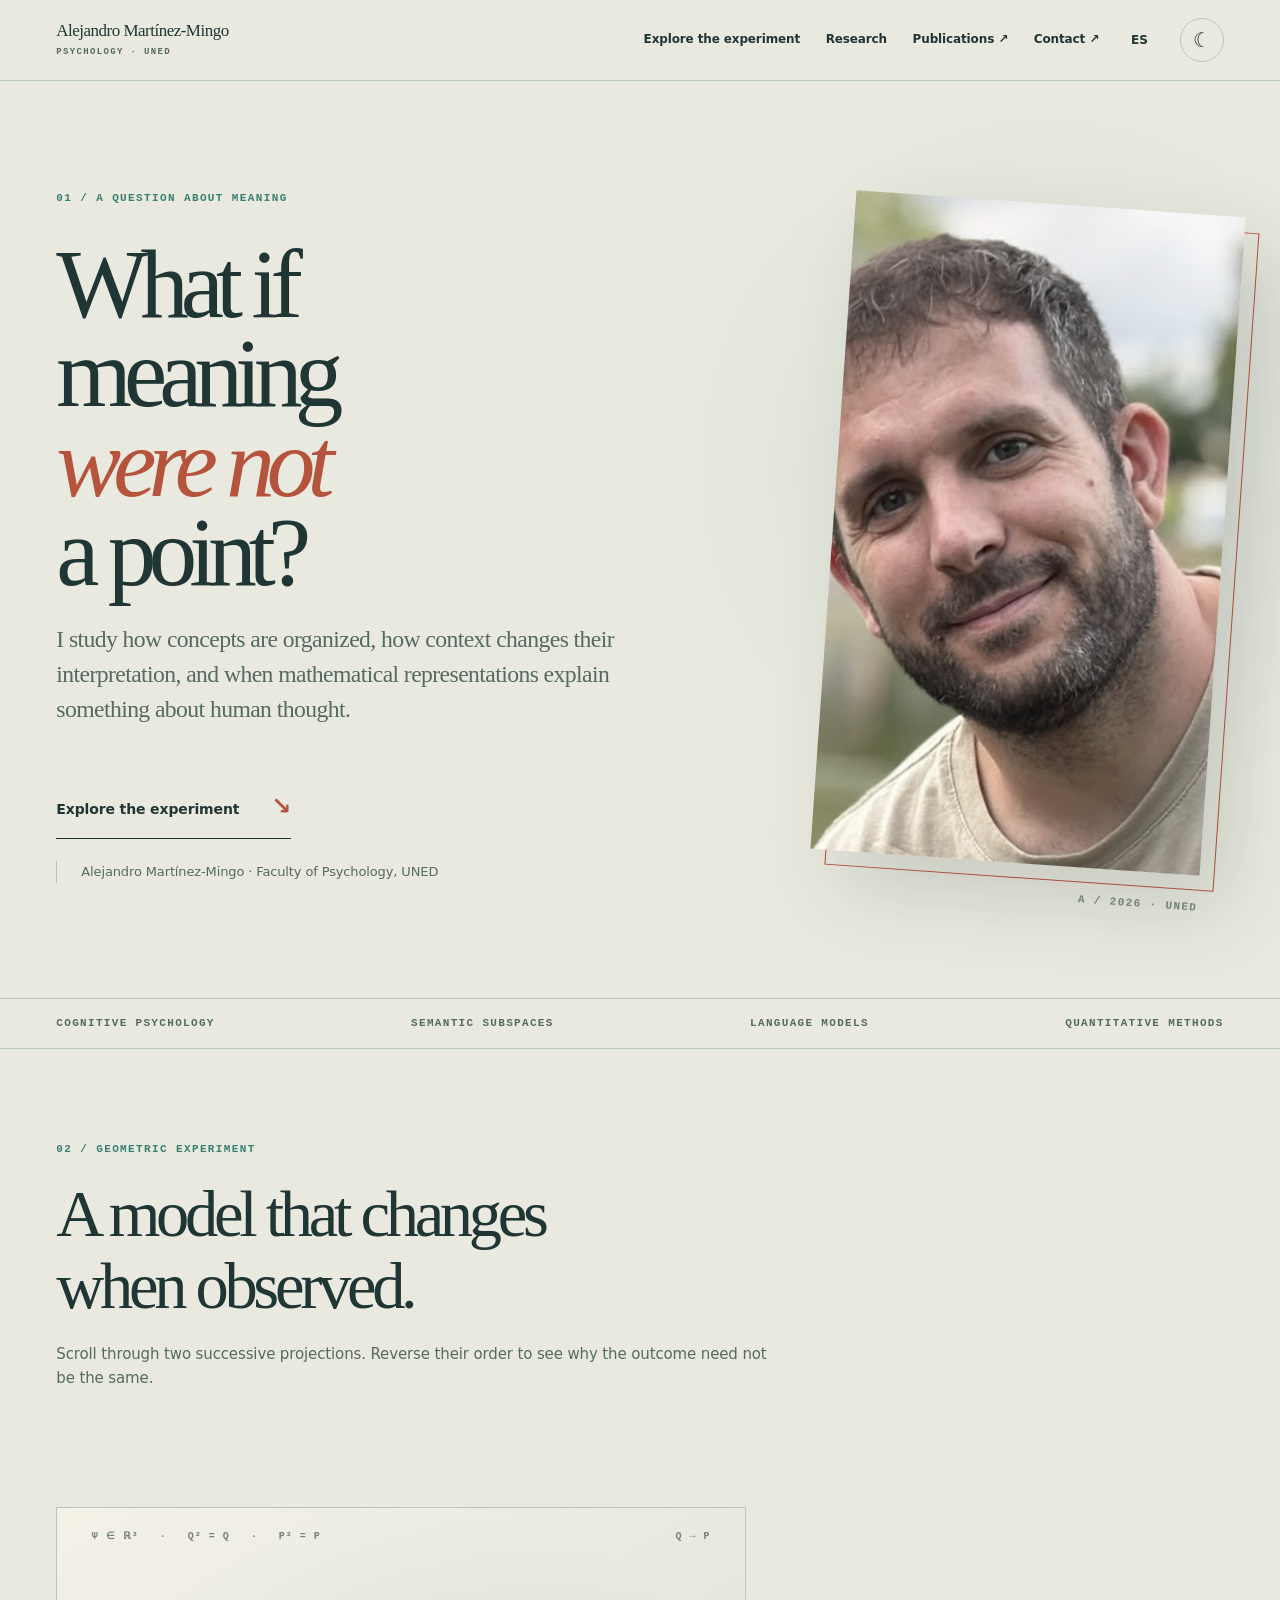
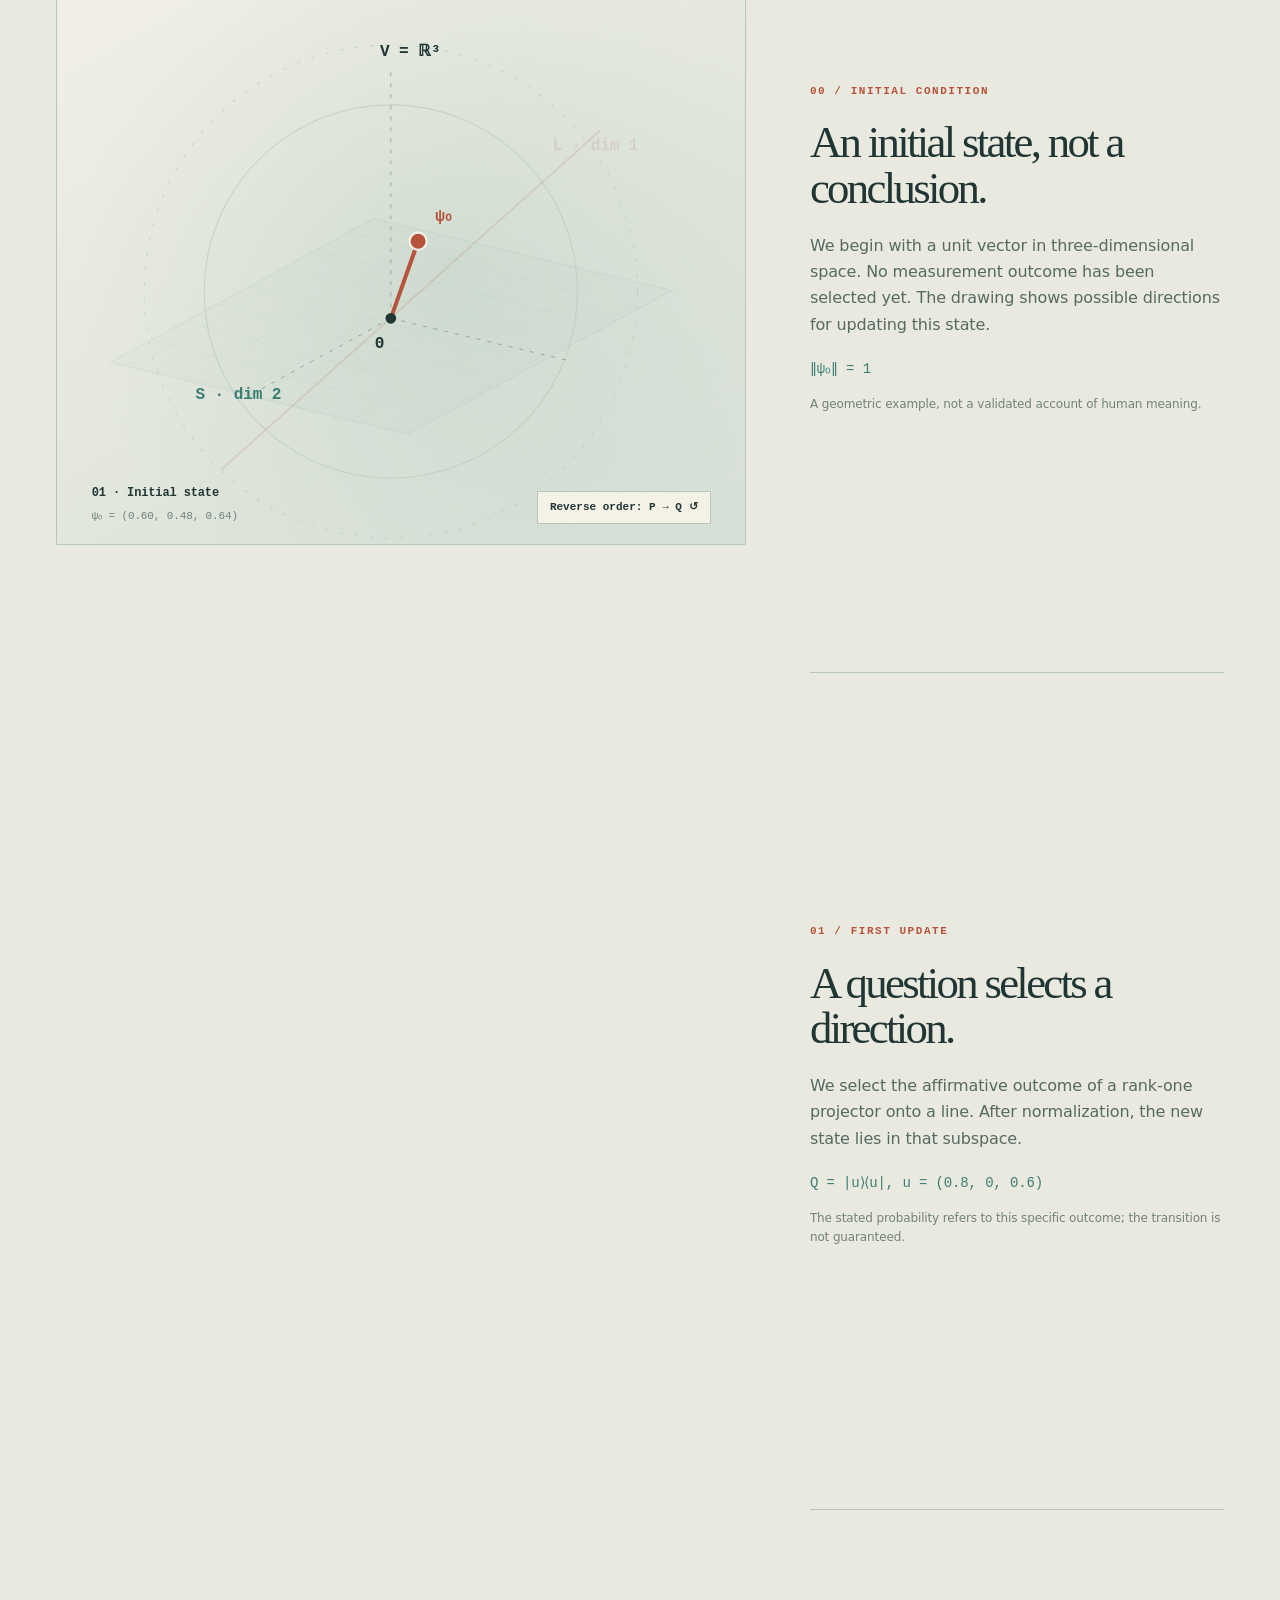
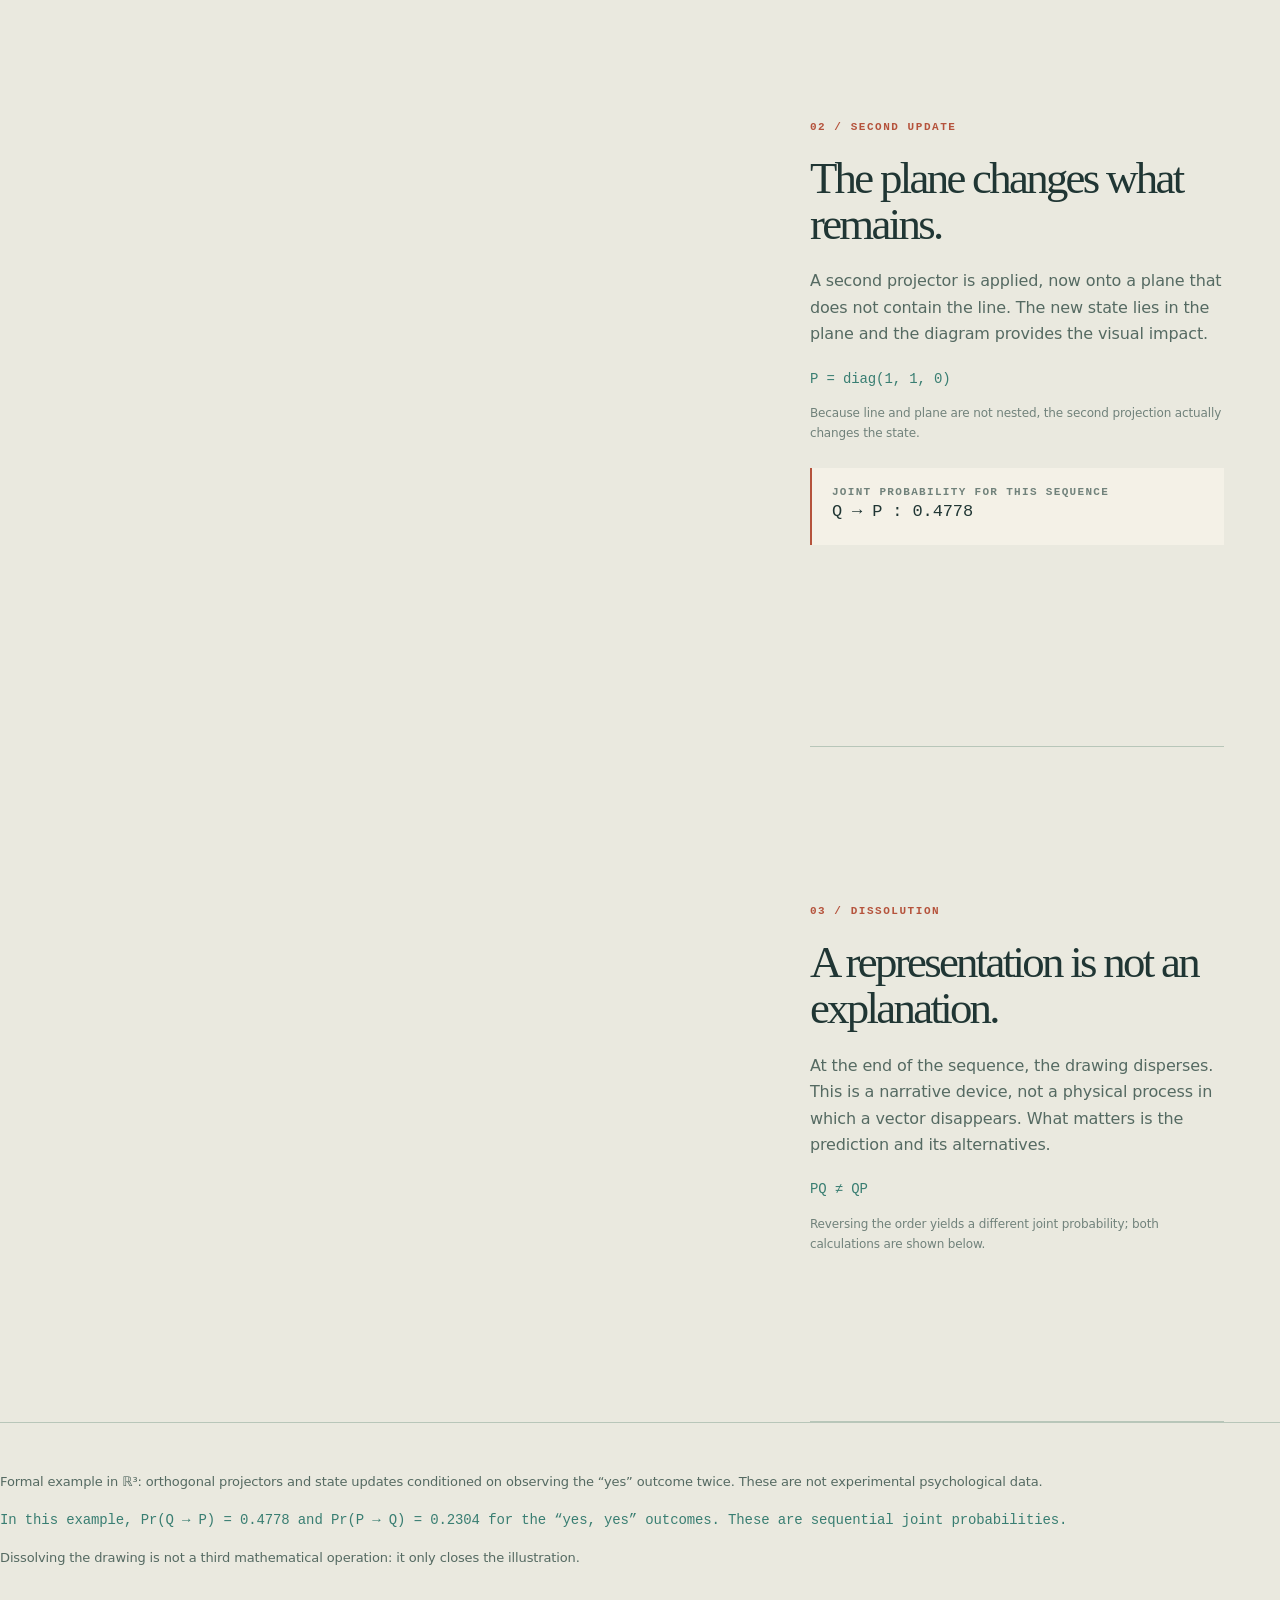
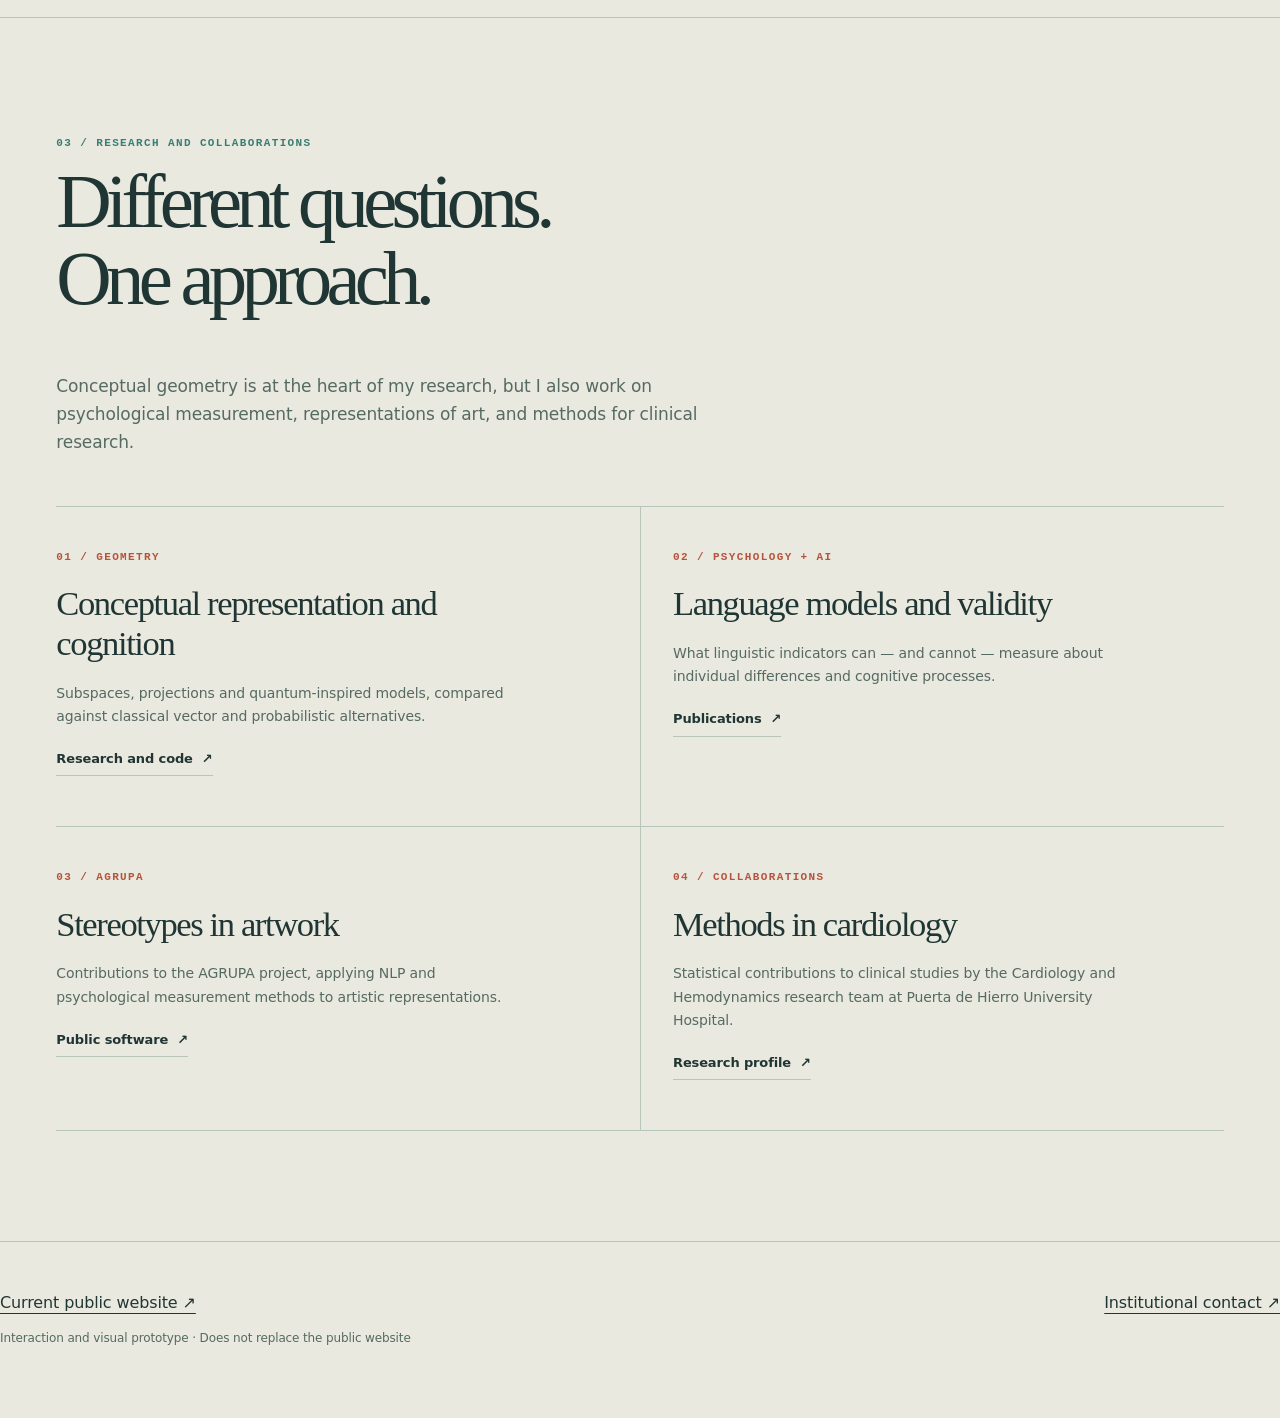
<file: prototype/en/index.html>
<!doctype html><html lang="en" data-theme="light"><head><meta charset="utf-8"><meta name="viewport" content="width=device-width,initial-scale=1"><meta name="robots" content="noindex,nofollow"><meta name="color-scheme" content="light dark"><title>Alejandro Martínez-Mingo | Meaning laboratory · Prototype</title><meta name="description" content="Research redesign prototype / Not the public site"><link rel="stylesheet" href="../../prototype/assets/lab.css"><link rel="icon" href="../../favicon.svg" type="image/svg+xml"><script>window.LAB_CONFIG={"lang": "en", "stages": ["01 · Initial state", "02 · Projection onto a line", "03 · Projection onto a plane", "04 · The drawing dissolves"], "stagesRev": ["01 · Initial state", "02 · Projection onto a plane", "03 · Projection onto a line", "04 · The drawing dissolves"], "phases": ["ψ₀ = (0.60, 0.48, 0.64)", "ψ₁ = Qψ₀ / ‖Qψ₀‖", "ψ₂ = Pψ₁ / ‖Pψ₁‖", "Dissolution is a visual device"], "phasesRev": ["ψ₀ = (0.60, 0.48, 0.64)", "ψ₁ = Pψ₀ / ‖Pψ₀‖", "ψ₂ = Qψ₁ / ‖Qψ₁‖", "Dissolution is a visual device"], "reverse": "Reverse order: P → Q", "normal": "Main order: Q → P", "first": ["Before observation", "One-dimensional", "Two-dimensional", "After the sequence"], "firstRev": ["Before observation", "Two-dimensional", "One-dimensional", "After the sequence"]};</script><script src="../../prototype/assets/lab.js" defer></script></head>
<body><a class="skip" href="#experimento">Skip to experiment</a>
<header class="header"><div class="wrap header-row"><a class="logo" href="../index.html">Alejandro Martínez-Mingo<small>PSYCHOLOGY · UNED</small></a><nav class="header-nav" aria-label="Prototype navigation"><a href="#experimento">Explore the experiment</a><a href="#areas">Research</a><a href="https://alejandrommingo.github.io/publicaciones/" target="_blank">Publications ↗</a><a href="https://alejandrommingo.github.io/#contacto" target="_blank">Contact ↗</a></nav><details class="mobile-menu"><summary aria-label="Prototype navigation">☰ <span class="sr-only">Menú</span></summary><nav class="mobile-panel"><a href="#experimento">Explore the experiment</a><a href="#areas">Research</a><a href="https://alejandrommingo.github.io/publicaciones/">Publications</a><a href="https://alejandrommingo.github.io/#contacto">Contact</a></nav></details><a class="lang" href="../index.html" hreflang="es">ES</a><button type="button" class="icon-button" id="theme-switch" aria-label="Switch theme" title="Switch theme">☾</button></div></header>
<main>
<section class="intro" id="inicio"><div class="wrap intro-grid"><div class="intro-copy"><span class="mono little-index">01 / A QUESTION ABOUT MEANING</span><h1>What if<br>meaning<br><em>were not</em><br>a point?</h1><p class="intro-lead">I study how concepts are organized, how context changes their interpretation, and when mathematical representations explain something about human thought.</p><div class="intro-actions"><a class="intro-action" href="#experimento">Explore the experiment<span aria-hidden="true">↘</span></a></div><p class="intro-key">Alejandro Martínez-Mingo · Faculty of Psychology, UNED</p></div><div class="portrait-wrap"><img src="../../perfil.jpeg" width="550" height="660" alt="Portrait of Alejandro Martínez-Mingo" class="portrait" loading="eager"><span class="portrait-caption mono">A / 2026 · UNED</span></div></div></section>
<div class="ticker"><div class="wrap ticker-inner"><span>COGNITIVE PSYCHOLOGY</span><span>SEMANTIC SUBSPACES</span><span>LANGUAGE MODELS</span><span>QUANTITATIVE METHODS</span></div></div>
<section class="lab-section" id="experimento"><div class="wrap lab-heading"><span class="mono little-index">02 / GEOMETRIC EXPERIMENT</span><h2>A model that changes<br>when observed.</h2><p>Scroll through two successive projections. Reverse their order to see why the outcome need not be the same.</p><p class="sr-only">Formal example in ℝ³: orthogonal projectors and state updates conditioned on observing the “yes” outcome twice. These are not experimental psychological data.</p></div><div class="wrap lab-frame"><div class="visual-column"><div class="visual-shell"><div class="visual-header"><small>ψ ∈ ℝ³ &nbsp; · &nbsp; Q² = Q &nbsp; · &nbsp; P² = P</small><small id="order-indicator">Q → P</small></div><svg id="experiment-svg" class="svg-stage" role="img" aria-labelledby="svg-title svg-description" xmlns="http://www.w3.org/2000/svg" viewBox="0 0 640 540">
 <title id="svg-title">Successive projections onto non-nested subspaces</title><desc id="svg-description">A normalized initial vector, a rank-one projector onto a tilted line and a rank-two projector onto a horizontal plane. The sequence advances as the user scrolls and the order can be reversed.</desc>
 <defs><clipPath id="plane-clip"><polygon points="294,242 572,309 326,443 49,376"/></clipPath></defs>
 <g id="drawing-core"><circle class="ring" cx="310" cy="310" r="230" stroke-dasharray="3 11"/><circle class="ring" cx="310" cy="310" r="174"/>
 <g id="plane-assembly"><polygon class="plane-shape" points="294,242 572,309 326,443 49,376"/><g class="lattice" clip-path="url(#plane-clip)"><path d="M64 375L310 441 M90 356L337 422 M116 338L363 404 M142 320L390 386 M168 302L416 368 M194 284L442 350 M220 266L468 332 M244 247L494 314"/><path d="M85 371L317 239 M130 387L362 255 M175 404L407 271 M220 420L452 287 M265 435L497 303 M310 449L543 319"/></g></g>
 <path class="axis" d="M310 335 L478 375 M310 335L178 407 M310 335V105"/>
 <line id="line-subspace" class="line-subspace" x1="152" y1="476" x2="505" y2="160"/>
 <line id="initial-ghost" class="initial-ghost" x1="310" y1="335" x2="335" y2="263"/>
 <line id="state-arrow" class="active-vector" x1="310" y1="335" x2="335" y2="263"/>
 <line id="drop-line" class="drop" x1="335" y1="263" x2="335" y2="263"/>
 <circle class="origin" cx="310" cy="335" r="5"/><circle class="endpoint" id="state-dot" cx="335" cy="263" r="8"/>
 <circle class="proj-dot" id="projection-dot" cx="335" cy="263" r="6" opacity="0"/>
 <circle class="impact-ring" id="impact-ring" cx="426" cy="363" r="2"/>
 <g id="fragments"><circle class="frag" cx="227" cy="310" r="2.5"/><circle class="frag" cx="300" cy="178" r="2"/><circle class="frag" cx="438" cy="249" r="3"/><circle class="frag" cx="410" cy="398" r="2"/><circle class="frag" cx="275" cy="423" r="2"/><circle class="frag" cx="119" cy="375" r="2.5"/></g>
 </g>
 <g id="math-labels"><text class="plane-label" x="128" y="410">S · dim 2</text><text class="accent-label" id="line-label" x="461" y="178" opacity="0">L · dim 1</text><text class="accent-label" id="state-label" x="355" y="250">ψ₀</text><text x="295" y="363" font-size="13">0</text><text x="300" y="90">V = ℝ³</text></g></svg><div class="visual-bottom"><div><div class="live-label" id="stage-name" aria-live="polite">01 · Initial state</div><div class="state-info" id="stage-formula">ψ₀ = (0.60, 0.48, 0.64)</div></div><button type="button" id="order-toggle" class="mode-switch" aria-label="Reverse order: P → Q">Reverse order: P → Q ↺</button></div></div></div><div class="lab-steps"><article class="lab-step" id="paso-0" data-step="0"><div><span class="step-num">00 / INITIAL CONDITION</span><h3>An initial state, not a conclusion.</h3><p>We begin with a unit vector in three-dimensional space. No measurement outcome has been selected yet. The drawing shows possible directions for updating this state.</p><div class="formula">‖ψ₀‖ = 1</div><p class="step-note">A geometric example, not a validated account of human meaning.</p></div></article>
<article class="lab-step" id="paso-1" data-step="1"><div><span class="step-num">01 / FIRST UPDATE</span><h3>A question selects a direction.</h3><p>We select the affirmative outcome of a rank-one projector onto a line. After normalization, the new state lies in that subspace.</p><div class="formula">Q = |u⟩⟨u|,  u = (0.8, 0, 0.6)</div><p class="step-note">The stated probability refers to this specific outcome; the transition is not guaranteed.</p></div></article>
<article class="lab-step" id="paso-2" data-step="2"><div><span class="step-num">02 / SECOND UPDATE</span><h3>The plane changes what remains.</h3><p>A second projector is applied, now onto a plane that does not contain the line. The new state lies in the plane and the diagram provides the visual impact.</p><div class="formula">P = diag(1, 1, 0)</div><p class="step-note">Because line and plane are not nested, the second projection actually changes the state.</p><div class="prob"><strong>Joint probability for this sequence</strong><span id="joint-probability">Q → P : 0.4778</span></div></div></article>
<article class="lab-step final" id="paso-3" data-step="3"><div><span class="step-num">03 / DISSOLUTION</span><h3>A representation is not an explanation.</h3><p>At the end of the sequence, the drawing disperses. This is a narrative device, not a physical process in which a vector disappears. What matters is the prediction and its alternatives.</p><div class="formula">PQ ≠ QP</div><p class="step-note">Reversing the order yields a different joint probability; both calculations are shown below.</p></div></article></div></div><div class="wrap lab-endnote"><p>Formal example in ℝ³: orthogonal projectors and state updates conditioned on observing the “yes” outcome twice. These are not experimental psychological data.</p><p class="formula">In this example, Pr(Q → P) = 0.4778 and Pr(P → Q) = 0.2304 for the “yes, yes” outcomes. These are sequential joint probabilities.</p><p>Dissolving the drawing is not a third mathematical operation: it only closes the illustration.</p></div></section>
<section class="chapter wrap" id="areas"><span class="mono little-index">03 / RESEARCH AND COLLABORATIONS</span><h2>Different questions.<br>One approach.</h2><p class="chapter-intro">Conceptual geometry is at the heart of my research, but I also work on psychological measurement, representations of art, and methods for clinical research.</p><div class="research-layout"><article class="research-item"><span class="mono little-index">01 / GEOMETRY</span><h3>Conceptual representation and cognition</h3><p>Subspaces, projections and quantum-inspired models, compared against classical vector and probabilistic alternatives.</p><a href="https://alejandrommingo.github.io/en/research/" target="_blank" rel="noopener noreferrer">Research and code <span aria-hidden="true">↗</span></a></article>
<article class="research-item"><span class="mono little-index">02 / PSYCHOLOGY + AI</span><h3>Language models and validity</h3><p>What linguistic indicators can — and cannot — measure about individual differences and cognitive processes.</p><a href="https://alejandrommingo.github.io/en/publications/" target="_blank" rel="noopener noreferrer">Publications <span aria-hidden="true">↗</span></a></article>
<article class="research-item"><span class="mono little-index">03 / AGRUPA</span><h3>Stereotypes in artwork</h3><p>Contributions to the AGRUPA project, applying NLP and psychological measurement methods to artistic representations.</p><a href="https://github.com/alejandrommingo/AGRUPA" target="_blank" rel="noopener noreferrer">Public software <span aria-hidden="true">↗</span></a></article>
<article class="research-item"><span class="mono little-index">04 / COLLABORATIONS</span><h3>Methods in cardiology</h3><p>Statistical contributions to clinical studies by the Cardiology and Hemodynamics research team at Puerta de Hierro University Hospital.</p><a href="https://portalcientifico.uned.es/investigadores/1200696/detalle" target="_blank" rel="noopener noreferrer">Research profile <span aria-hidden="true">↗</span></a></article></div></section>
</main><footer class="footer wrap"><div><a href="https://alejandrommingo.github.io/">Current public website ↗</a><p class="fine">Interaction and visual prototype · Does not replace the public website</p></div><a href="mailto:a.martinez.m@psi.uned.es">Institutional contact ↗</a></footer></body></html>
</file>
<file: assets/lab-v5.css>
:root{color-scheme:light;--bg:#ecebe1;--paper:#f8f6eb;--ink:#1b3332;--muted:#4b6660;--sub:#657c75;--rule:#b6c5bb;--accent:#b95039;--teal:#2f7d70;--teal2:#3e9d88;--panel:#dce6dc;--panel2:#f1f2e8;--orb:rgba(56,132,112,.1);--shadow:rgba(17,49,42,.14);--header:rgba(236,235,225,.95)}
:root[data-theme="dark"]{color-scheme:dark;--bg:#0b191c;--paper:#11272a;--ink:#e9f1e8;--muted:#b4c9c0;--sub:#96ada4;--rule:#3a5b57;--accent:#f0a083;--teal:#91d4be;--teal2:#8acbb4;--panel:#18383a;--panel2:#173235;--orb:rgba(99,211,177,.085);--shadow:rgba(0,0,0,.45);--header:rgba(11,25,28,.95)}
*{box-sizing:border-box}html{scroll-behavior:smooth;scroll-padding-top:86px}body{margin:0;background:var(--bg);color:var(--ink);font:16px/1.65 system-ui,-apple-system,BlinkMacSystemFont,"Segoe UI",sans-serif}a{color:inherit;text-decoration:none}a:hover{color:var(--accent)}h1,h2,h3,p{margin-top:0}h1,h2,h3{letter-spacing:-.05em}button{cursor:pointer;font:inherit}a:focus-visible,button:focus-visible,summary:focus-visible{outline:3px solid var(--accent);outline-offset:4px}::selection{background:var(--accent);color:#fff}.wide{max-width:1480px;margin-inline:auto;padding-inline:clamp(20px,4.2vw,78px)}.mono{font:600 11px/1.45 ui-monospace,SFMono-Regular,Consolas,monospace;letter-spacing:.085em}.skip-link{position:absolute;top:-200px;left:18px;background:var(--ink);color:var(--bg);padding:10px;z-index:100}.skip-link:focus{top:90px}.reading-progress{position:fixed;height:2px;top:0;left:0;width:0;z-index:100;background:var(--accent);pointer-events:none}
.site-header{position:sticky;top:0;z-index:80;backdrop-filter:blur(18px);background:var(--header);border-bottom:1px solid var(--rule)}.head-content{min-height:75px;display:flex;gap:clamp(12px,1.7vw,22px);align-items:center}.brand{display:flex;flex-direction:column;line-height:1.12;flex:none}.brand-name{font:400 clamp(15px,1.3vw,19px) Georgia,"Times New Roman",serif;letter-spacing:-.035em}.brand small{font-size:9px;color:var(--teal);margin-top:5px;letter-spacing:.16em}.desktop-nav{display:flex;align-items:center;gap:clamp(10px,1.25vw,21px);margin-left:auto}.desktop-nav a{font-size:12px;font-weight:650;white-space:nowrap}.lang-toggle{margin-left:auto;padding:8px}.theme-toggle{background:transparent;border:1px solid var(--rule);width:42px;height:42px;display:grid;place-items:center;border-radius:50%;color:var(--ink);font-size:22px;flex:none}.theme-toggle:hover{background:var(--panel)}.mobile-nav{display:none;position:relative;margin-left:auto}.mobile-nav summary{cursor:pointer;list-style:none;display:grid;place-items:center;border:1px solid var(--rule);width:44px;height:44px;font-size:19px;border-radius:4px}.mobile-nav summary::-webkit-details-marker{display:none}.mobile-nav nav{position:absolute;top:calc(100% + 14px);right:-90px;width:min(80vw,340px);padding:15px;background:var(--paper);border:1px solid var(--rule);box-shadow:0 20px 60px var(--shadow);display:grid}.mobile-nav nav a{padding:11px 8px;border-bottom:1px solid var(--rule);font-size:14px}.mobile-nav nav a:last-child{border:0}
/* Asymmetric editorial hero with a fixed scientific figure, immediately visible */
.experiment{position:relative;isolation:isolate;overflow:clip}.experiment:before{content:"";position:absolute;right:-12vw;top:1vw;width:80vw;height:80vw;max-width:1120px;max-height:1120px;background:radial-gradient(circle,var(--orb),transparent 67%);z-index:-1;pointer-events:none}.experiment-prelude{display:flex;gap:20px;justify-content:space-between;padding-top:24px;color:var(--teal)}.preview-flag{font-size:10px;color:var(--sub)}.lab-columns{display:grid;grid-template-columns:minmax(0,.95fr) minmax(0,1.05fr);gap:clamp(26px,4vw,70px);align-items:stretch}.lab-visual{grid-column:2;grid-row:1;position:sticky;top:85px;align-self:start;min-width:0;min-height:calc(100svh - 105px);display:flex;flex-direction:column;justify-content:center;gap:10px}.lab-story{grid-column:1;grid-row:1;min-width:0}.hero-copy{display:flex;flex-direction:column;justify-content:center;min-height:min(780px,calc(100svh - 114px));padding-block:45px 35px}.eyebrow{color:var(--teal);font-size:11px;letter-spacing:.13em}.hero-copy h1{font:400 clamp(3.9rem,6.45vw,8.0rem)/.96 Georgia,"Times New Roman",serif;letter-spacing:-.083em;margin:35px 0 28px;max-width:680px}.hero-copy h1 em{color:var(--accent);font-weight:400}.lede{font:400 clamp(1.07rem,1.5vw,1.36rem)/1.6 Georgia,serif;max-width:550px;color:var(--muted)}.hero-actions{margin-top:25px;display:flex;align-items:center;gap:34px;flex-wrap:wrap}.underline-link{font-size:13px;font-weight:700;border-bottom:1px solid var(--ink);padding-bottom:10px;display:inline-flex;gap:38px;align-items:center}.underline-link span{font-size:22px;color:var(--accent)}.understated-link{font-size:13px;color:var(--teal)}.hero-byline{margin-top:clamp(38px,6vw,100px);font:600 11px/1.5 ui-monospace,monospace;letter-spacing:.09em;color:var(--sub)}.hero-byline span{color:var(--accent)}
.diagram-shell{position:relative;overflow:hidden;border:1px solid var(--rule);width:100%;aspect-ratio:1.09;background:linear-gradient(145deg,var(--panel2),var(--panel));min-height:0;box-shadow:0 30px 85px -60px var(--shadow)}.diagram-shell:before{position:absolute;content:"";inset:-10%;pointer-events:none;background:radial-gradient(circle at 53% 50%,var(--orb),transparent 65%)}.diagram-top{position:absolute;top:4.2%;left:5%;right:5%;display:flex;justify-content:space-between;color:var(--sub);z-index:2;font-size:10px}.svg-stage{position:absolute;left:-2%;top:5%;height:85%;width:104%;overflow:visible}.svg-stage .ring{fill:none;stroke:var(--rule);stroke-width:1;opacity:.55}.svg-stage .lattice{fill:none;stroke:var(--teal);stroke-width:1;opacity:.3}.svg-stage .plane-shape{fill:var(--teal);fill-opacity:.12;stroke:var(--teal);stroke-opacity:.56;stroke-width:1.7}.svg-stage .line-subspace{stroke:var(--accent);stroke-width:2.6;opacity:0}.svg-stage .axis{stroke:var(--sub);stroke-opacity:.45;stroke-width:1;stroke-dasharray:4 7}.svg-stage .initial-ghost{stroke:var(--sub);stroke-dasharray:4 7;stroke-width:1.2;opacity:0}.svg-stage .active-vector{stroke:var(--accent);stroke-width:4.5;stroke-linecap:round}.svg-stage .drop{stroke:var(--accent);stroke-width:1.7;stroke-dasharray:4 7;opacity:0}.svg-stage .origin{fill:var(--ink)}.svg-stage .endpoint{fill:var(--accent);stroke:var(--paper);stroke-width:2}.svg-stage .proj-dot{fill:var(--teal);stroke:var(--paper);stroke-width:2}.svg-stage text{font:600 15px ui-monospace,monospace;fill:var(--ink)}.svg-stage .accent-label{fill:var(--accent)}.svg-stage .plane-label{fill:var(--teal)}.svg-stage .frag{fill:var(--teal);opacity:0;transform-box:fill-box;transform-origin:center}.svg-stage .impact-ring{fill:none;stroke:var(--accent);opacity:0;stroke-width:2}.diagram-annotations{position:absolute;bottom:4%;left:5%;right:5%;display:flex;align-items:end;justify-content:space-between;z-index:4;gap:16px}.diagram-annotations strong{display:block;font-size:12px}.diagram-annotations small{display:block;color:var(--sub);font-size:10px;padding-top:5px}.diagram-controls{display:flex;align-items:center;gap:13px;white-space:nowrap}.diagram-controls button{min-width:38px;height:38px;border:1px solid var(--rule);background:var(--paper);color:var(--ink);font-size:19px}.diagram-controls button:hover{background:var(--panel2)}#stage-count{color:var(--sub);font-size:11px}.order-toggle{font:650 12px/1.5 ui-monospace,monospace;letter-spacing:.03em;background:transparent;color:var(--ink);padding:10px 12px;border:1px solid var(--rule);align-self:flex-end}.order-toggle:hover{border-color:var(--accent)}.order-toggle span{color:var(--accent);padding-left:18px}.model-disclaimer{font:500 10px/1.5 ui-monospace,monospace;color:var(--sub);max-width:630px}.stages{border-top:1px solid var(--rule)}.stage-card{min-height:66svh;padding:clamp(48px,8vh,85px) 15px clamp(48px,8vh,85px) 0;display:flex;flex-direction:column;justify-content:center;border-bottom:1px solid var(--rule)}.stage-card h3{font:400 clamp(2.3rem,3.4vw,4.1rem)/1.08 Georgia,serif;letter-spacing:-.062em;margin:20px 0}.stage-card p{font-size:15px;color:var(--muted);max-width:470px}.stage-index{color:var(--accent)}.stage-formula{color:var(--teal);margin-top:9px;font-size:13px}.demo-summary{padding:30px 0 75px;display:flex;align-items:flex-start;flex-wrap:wrap;gap:20px;justify-content:space-between;border-top:1px solid var(--rule)}.demo-summary p{max-width:430px;font-size:13px;color:var(--muted)}.demo-summary .math-explanation{max-width:480px;font-size:12px}.demo-summary a{flex:none}
.identity-band{border-block:1px solid var(--rule);background:var(--panel2);padding-block:26px 34px}.identity-kicker{color:var(--teal);font-size:11px}.identity-grid{display:grid;grid-template-columns:1fr 1fr;gap:20px;align-items:center}.identity-grid p{font:400 clamp(1.15rem,1.6vw,1.7rem)/1.4 Georgia,serif;letter-spacing:-.025em;margin:18px 0 0;max-width:640px}.jump-links{display:flex;flex-wrap:wrap;gap:20px;justify-content:flex-end}.jump-links a{font-size:13px;font-weight:700;border-bottom:1px solid var(--rule);padding-bottom:8px}
.body-section{padding-block:clamp(72px,8vw,138px);border-top:1px solid var(--rule);scroll-margin-top:75px}.sect-n{color:var(--teal)}.sect-head{display:grid;grid-template-columns:1fr 2fr;column-gap:25px;align-items:start;margin-bottom:54px}.sect-head .sect-n{grid-column:1}.sect-head h2{font:400 clamp(3rem,5.6vw,6.6rem)/1.01 Georgia,serif;letter-spacing:-.075em;grid-column:2;margin:0}.sect-head h2 em{font-weight:400;color:var(--accent)}.sect-intro{grid-column:2;max-width:740px;color:var(--muted);font-size:16px;margin:22px 0 0}.research-list{border-top:1px solid var(--rule)}.research-entry{display:grid;grid-template-columns:1fr 2fr;gap:25px;padding:clamp(28px,3vw,48px) 0;border-bottom:1px solid var(--rule)}.research-entry .research-meta{color:var(--teal);font-size:10px;padding-top:14px}.research-entry h3{font:400 clamp(2rem,3.5vw,4.1rem)/1.1 Georgia,serif;max-width:720px;margin:0 0 18px}.research-entry p{max-width:750px;color:var(--muted);font-size:15px}.research-entry[data-area="0"] h3,.research-entry[data-area="1"] h3{font-size:clamp(2.6rem,4vw,5rem)}.inline-source{color:var(--teal);font-size:12px;font-weight:700}.section-tail{display:flex;justify-content:flex-end;gap:28px;flex-wrap:wrap;margin-top:38px;font-weight:700;font-size:13px}.section-tail a{border-bottom:1px solid var(--ink);padding-bottom:8px}.pub-list{list-style:none;padding:0;margin:0;border-top:1px solid var(--rule)}.pub-entry{display:grid;grid-template-columns:55px 1fr auto;align-items:start;gap:25px;border-bottom:1px solid var(--rule);padding:30px 0}.pub-no{color:var(--teal)}.pub-entry h3{font:400 clamp(1.35rem,2.25vw,2.55rem)/1.24 Georgia,serif;letter-spacing:-.03em;margin:0 0 8px;max-width:880px}.pub-entry p{color:var(--muted);font-size:13px;margin:0}.pub-doi{font-weight:700;font-size:12px;white-space:nowrap;color:var(--teal)}.thesis-link{font-weight:500;color:var(--muted)}
.code-section{background:var(--panel2);max-width:none;padding-inline:max(calc((100vw - 1480px)/2 + 78px),clamp(20px,4.2vw,78px))}.tool-grid{display:grid;grid-template-columns:repeat(2,minmax(0,1fr));border-top:1px solid var(--rule)}.tool-entry{display:flex;flex-direction:column;min-height:170px;padding:30px 20px 30px 0;border-bottom:1px solid var(--rule)}.tool-entry:nth-child(even){border-left:1px solid var(--rule);padding-left:35px}.tool-name{font:400 clamp(1.8rem,2.8vw,3.5rem)/1.1 Georgia,serif}.tool-desc{font-size:14px;color:var(--muted);margin-top:12px}.teaching-list{padding:0;list-style:none;border-top:1px solid var(--rule)}.list-entry{display:grid;grid-template-columns:1.6fr 1fr auto;gap:20px;align-items:start;padding:27px 0;border-bottom:1px solid var(--rule)}.list-entry>span{font:400 25px/1.22 Georgia,serif;letter-spacing:-.02em}.list-entry small{color:var(--muted);font-size:13px}.list-entry a{font-weight:700;font-size:12px;color:var(--teal)}.outreach-list{display:grid;grid-template-columns:repeat(3,minmax(0,1fr));border-top:1px solid var(--rule)}.out-item{padding:25px 24px 28px 0;border-bottom:1px solid var(--rule)}.out-item:not(:first-child){border-left:1px solid var(--rule);padding-left:25px}.out-item .mono{color:var(--teal)}.out-item p{font:400 22px/1.3 Georgia,serif;letter-spacing:-.02em;margin:18px 0 25px}.out-item a{font-size:12px;font-weight:700}.profile-grid{list-style:none;margin:0;padding:0;display:grid;grid-template-columns:1fr 1fr;gap:0;border-top:1px solid var(--rule)}.profile-grid li{display:flex;flex-direction:column;padding:28px 20px 35px 0;border-bottom:1px solid var(--rule)}.profile-grid li:nth-child(even){padding-left:30px;border-left:1px solid var(--rule)}.profile-grid strong{font:400 28px Georgia,serif;margin-bottom:8px}.profile-grid span{font-size:13px;color:var(--muted)}.contact-section{padding:clamp(65px,8vw,120px) 0;background:var(--ink);color:var(--bg)}.contact-grid{display:grid;grid-template-columns:1.1fr .9fr;gap:70px}.contact-section .sect-n{color:var(--teal2)}.contact-section h2{color:var(--bg);font:400 clamp(3rem,5vw,6rem)/1.05 Georgia,serif;letter-spacing:-.065em;margin:20px 0 30px}.contact-section p{max-width:500px;font-size:16px;opacity:.87}.contact-details{display:flex;flex-direction:column;justify-content:center}.contact-details>.mono{opacity:.7}.mail{font:400 clamp(1rem,2.6vw,2.3rem)/1.3 Georgia,serif;margin:20px 0 35px;overflow-wrap:anywhere}.profile-links{display:flex;gap:14px 23px;flex-wrap:wrap}.profile-links a{border-bottom:1px solid currentColor;font-size:12px}.footer{display:flex;align-items:center;justify-content:space-between;padding-block:26px;color:var(--muted);font-size:11px}.footer div{display:flex;gap:22px}
@media(max-width:1180px){.desktop-nav{gap:12px}.desktop-nav a{font-size:11px}.lang-toggle{margin-left:0}.hero-copy h1{font-size:clamp(3.5rem,6.7vw,6.5rem)}}
@media(max-width:1000px){.desktop-nav{display:none}.mobile-nav{display:block}.lab-columns{gap:22px;grid-template-columns:minmax(0,1fr) minmax(0,1fr)}.stage-card{min-height:60svh}.diagram-annotations{bottom:3%}.diagram-controls{gap:5px}}
@media(max-width:720px){html{scroll-padding-top:70px}.wide{padding-inline:19px}.head-content{min-height:65px;gap:12px}.brand-name{font-size:15px}.brand small{font-size:8px}.lang-toggle{margin-left:0}.theme-toggle{width:41px;height:41px}.experiment-prelude{padding-top:15px;font-size:9px}.preview-flag{font-size:8px}.lab-columns{display:flex;flex-direction:column}.lab-story{display:contents}.hero-copy{order:0;min-height:0;padding:32px 0 20px}.hero-copy h1{font-size:clamp(3.55rem,13.1vw,5.6rem);max-width:620px;margin:19px 0 19px}.hero-copy .eyebrow{font-size:9px}.hero-byline{margin-top:35px}.hero-actions{margin-top:16px;gap:25px}.lede{font-size:1.08rem}.lab-visual{order:1;position:sticky;top:66px;min-height:0;height:min(49svh,460px);z-index:25;background:var(--bg);padding:5px 0 2px;gap:3px;box-shadow:0 11px 22px -24px var(--shadow)}.diagram-shell{width:100%;height:calc(100% - 48px);aspect-ratio:auto}.svg-stage{top:-7%;height:105%;left:8%;width:84%}.diagram-top{top:4%;font-size:9px}.diagram-annotations{bottom:4%}.diagram-annotations small{font-size:9px}.diagram-annotations strong{font-size:10px}.diagram-controls button{min-width:33px;height:33px}.order-toggle{font-size:11px;padding:4px 8px;margin-left:auto}.model-disclaimer{font-size:9px;line-height:1.1}.stages{order:2;border-top:0}.stage-card{min-height:58svh;justify-content:flex-end;padding:45px 0 28px}.stage-card h3{font-size:clamp(2.1rem,8vw,3.4rem);margin:9px 0}.stage-card p{font-size:14px;line-height:1.45}.demo-summary{padding:28px 0 55px}.identity-grid{display:block}.jump-links{justify-content:flex-start;margin-top:20px}.body-section{padding-block:80px}.sect-head{display:block;margin-bottom:34px}.sect-head h2{font-size:clamp(2.9rem,10vw,5rem);margin:16px 0}.sect-intro{margin-top:16px}.research-entry{display:block}.research-entry .research-meta{padding:0 0 12px}.research-entry h3,.research-entry[data-area="0"] h3,.research-entry[data-area="1"] h3{font-size:clamp(2rem,8vw,3.2rem)}.pub-entry{grid-template-columns:25px 1fr;gap:10px}.pub-entry .pub-doi{grid-column:2}.pub-entry h3{font-size:22px}.tool-grid{display:block}.tool-entry:nth-child(even){padding-left:0;border-left:0}.list-entry{display:flex;flex-direction:column;gap:8px}.list-entry>span{font-size:23px}.outreach-list{display:block}.out-item:not(:first-child){border-left:0;padding-left:0}.profile-grid{display:block}.profile-grid li:nth-child(even){border-left:0;padding-left:0}.contact-grid{display:block}.contact-details{margin-top:34px}.mail{font-size:clamp(20px,6vw,32px)}.footer{gap:15px;align-items:start}}
@media(max-width:390px){.brand-name{font-size:13px}.brand small{font-size:7px}.lab-visual{height:46svh}.hero-copy h1{font-size:3.5rem}.svg-stage{top:-4%;height:99%}}
@media(prefers-reduced-motion:reduce){*,*::before,*::after{scroll-behavior:auto!important;animation:none!important;transition:none!important}}
@media(max-width:720px){.hero-copy{padding:20px 0 8px}.hero-copy h1{font-size:clamp(3.15rem,12vw,4.9rem);margin:14px 0}.lede{font-size:1.01rem;line-height:1.46}.hero-actions{margin-top:10px}.hero-byline{display:none}.preview-flag{display:none}}


/* v3 · Interpretation, state history, final scroll dissolution */
.experiment-prelude{display:none}
.comparison-intro{padding:20px 0 36px;border-top:1px solid var(--rule)}
.comparison-intro h2{font:400 clamp(1.8rem,2.7vw,3rem)/1.14 Georgia,serif;max-width:530px;letter-spacing:-.048em;margin:8px 0 12px}
.comparison-intro p{font-size:14px;max-width:510px;color:var(--muted)}
.hero-copy h1{font-size:clamp(3.2rem,5.8vw,6.5rem);max-width:650px;line-height:1.01;letter-spacing:-.075em}
.hero-copy .lede{max-width:600px}
.stage-card{min-height:80svh}
.stage-card[data-step="2"]{min-height:116svh;padding-bottom:19svh}
.stage-index{font-size:10px;letter-spacing:.08em}
.state-history{stroke:var(--teal);fill:none;stroke-width:1.4;stroke-dasharray:4 7;opacity:0;vector-effect:non-scaling-stroke}
.previous-dot{fill:var(--teal);stroke:var(--paper);stroke-width:1.6;opacity:0}
.svg-stage .shard{fill:none;stroke:var(--teal);stroke-width:2.2;stroke-linecap:round;opacity:0;pointer-events:none}
.references-note{border-top:1px solid var(--rule);padding:22px 0 45px;margin:0;color:var(--muted);font-size:12px}
.references-note summary{cursor:pointer;color:var(--teal);font-size:12px;width:max-content;max-width:100%;padding:8px 0}
.references-note[open] p{max-width:850px;margin:13px 0}
.references-note a{display:inline-block;margin:8px 22px 0 0;border-bottom:1px solid var(--rule);font-weight:600}
.research-section .sect-n{font-size:11px;color:var(--sub);letter-spacing:.15em;opacity:.9}
.research-section .research-meta{font-size:10px;color:var(--accent);letter-spacing:.04em}
.diagram-shell{transition:filter .12s linear}
@media(max-width:720px){.hero-copy h1{font-size:clamp(3.05rem,11vw,4.5rem)}.comparison-intro{padding:20px 0 18px}.comparison-intro h2{font-size:1.55rem}.comparison-intro p{font-size:12px}.stage-card{min-height:67svh}.stage-card[data-step="2"]{min-height:110svh;padding-bottom:25svh}.svg-stage .plane-label,.svg-stage .accent-label{font-size:12px}}
/* Ensure the geometric panel precedes the example text on mobile; don't bury it below the fold. */
@media(max-width:720px){
 .hero-actions{gap:14px;flex-wrap:nowrap;align-items:center}
 .hero-actions .underline-link{font-size:10px;gap:9px;white-space:nowrap}
 .hero-actions .understated-link{font-size:11px;white-space:nowrap}
 .hero-copy{padding-bottom:0}
 .hero-byline{display:none}
 .comparison-intro{order:2}
 .stages{order:3}
 .stage-card{min-height:83svh;padding-bottom:38px}
 .stage-card[data-step="2"]{min-height:122svh;padding-bottom:23svh}
 .lab-visual{height:min(49svh,460px)}
 .svg-stage .plane-label,.svg-stage .accent-label{font-size:11px}
}
@media(max-width:390px){.hero-actions .underline-link{font-size:9px}.hero-actions .understated-link{font-size:10px}}
/* v4: restrained editorial accents, linked affiliations and scroll-triggered fragments. */
.accent-word{color:var(--accent)}
:root[data-theme="dark"] .accent-word{color:var(--teal)}
.profile-grid strong a{color:var(--ink);text-decoration:none;text-decoration-color:var(--accent);text-underline-offset:5px}
.profile-grid strong a:hover,.profile-grid strong a:focus-visible{color:var(--accent);text-decoration:underline}
:root[data-theme="dark"] .profile-grid strong a:hover{color:var(--teal)}
.break-runway{height:80svh;min-height:400px;pointer-events:none}
#shatter-layer{pointer-events:none;opacity:0;isolation:isolate}
#shatter-layer .fragment-tile{will-change:transform,opacity}
.diagram-shell{isolation:isolate;overflow:hidden}
@media(max-width:720px){.break-runway{height:75svh;min-height:375px}}
@media(prefers-reduced-motion:reduce){#shatter-layer{display:none}}

/* Production: fracture the whole geometric panel, not just its drawn vectors. */
.diagram-shell{isolation:isolate}
.diagram-shell.panel-is-breaking{background:transparent!important;border-color:transparent!important;box-shadow:none!important;overflow:visible}
.diagram-shell.panel-is-breaking::before{opacity:0!important}
.panel-fragments{position:absolute;inset:0;pointer-events:none;visibility:hidden;overflow:visible;z-index:0;isolation:isolate}
.panel-fragment{position:absolute;inset:0;background:linear-gradient(145deg,var(--panel2),var(--panel));box-shadow:inset 0 0 0 1px var(--rule);will-change:transform,opacity;pointer-events:none}
.panel-fragment>.diagram-top,.panel-fragment>.diagram-annotations{position:absolute;opacity:1!important;pointer-events:none}
.panel-fragment button{pointer-events:none}
.diagram-shell>.svg-stage{z-index:1;pointer-events:none}
.diagram-shell>.diagram-top{z-index:3}
.diagram-shell>.diagram-annotations{z-index:4}
@media(prefers-reduced-motion:reduce){.panel-fragments{display:none!important}.diagram-shell.panel-is-breaking{opacity:0}}

/* Mobile reading rhythm and low-cost geometry, October 2026. */
.stage-card{position:relative;transition:border-color .2s ease}
.stage-card.is-current{border-left:2px solid var(--accent);padding-left:clamp(14px,1.8vw,24px)}
@media(max-width:720px){
 .stage-card{min-height:64svh;padding:42px 0 28px;scroll-margin-top:55svh}
 .stage-card[data-step="2"]{min-height:98svh;padding-bottom:18svh}
 .stage-card.is-current{padding-left:16px}
 .stage-card h3{font-size:clamp(1.85rem,7.6vw,3rem);line-height:1.12}
 .comparison-intro{padding:20px 0 12px}
 .lab-visual{height:min(44svh,405px);top:67px}
 .diagram-shell{height:calc(100% - 44px)}
 .break-runway{height:60svh;min-height:310px}
 .model-disclaimer{margin-top:0}
 .panel-fragment{will-change:auto}
 #shatter-layer .fragment-tile{will-change:auto}
}
@media(prefers-reduced-motion:reduce){.stage-card{transition:none}}

/* Phase-to-phase reading: compact chapters with native, proximity-only scroll snap.
   Keeps wheel, touch and keyboard scrolling under the browser's control. */
@media (prefers-reduced-motion: no-preference){
  html:has(.experiment){scroll-snap-type:y proximity;scroll-padding-top:35svh}
  .stage-card{scroll-snap-align:start;scroll-snap-stop:normal;scroll-margin-top:0!important}
}
@media (min-width:721px){
  .stage-card{min-height:46svh;padding:20px 15px 18px 0;justify-content:center}
  .stage-card[data-step="2"]{min-height:64svh;padding-bottom:9svh}
  .break-runway{height:62svh;min-height:320px}
}
@media (max-width:720px){
  html:has(.experiment){scroll-padding-top:42svh}
  .stage-card{min-height:43svh;padding:12px 0 20px;justify-content:flex-end;scroll-margin-top:0!important}
  .stage-card[data-step="2"]{min-height:55svh;padding:12px 0 8svh;justify-content:center}
  .comparison-intro{padding:12px 0 6px}
  .break-runway{height:60svh;min-height:300px}
}

/* Direct booking link in the final contact section. */
.booking-cta{display:flex;flex-direction:column;align-items:flex-start;gap:9px;margin-top:30px;padding-top:24px;border-top:1px solid color-mix(in srgb,currentColor 28%,transparent)}
.booking-cta>.mono{opacity:.7}
.booking-cta a{font-size:clamp(1.12rem,1.8vw,1.4rem);font-weight:650;line-height:1.4;border-bottom:1px solid currentColor;padding-bottom:5px}
.booking-cta .booking-hint{font-size:12px;opacity:.78;line-height:1.5}


/* Personal civic commitments follow the biography without becoming career credentials.
   The wordmark tiles are lightweight, website-specific identifiers, not institutional logos. */
.civic-note{display:grid;grid-template-columns:minmax(0,.92fr) minmax(0,1.55fr);gap:clamp(26px,4.7vw,78px);
  margin-top:clamp(36px,5vw,72px);padding-top:clamp(30px,4vw,54px);border-top:1px solid var(--rule)}
.civic-kicker{display:block;color:var(--teal);letter-spacing:.11em;font-size:11px}
.civic-context h3{font:400 clamp(1.9rem,2.5vw,3.25rem)/1.11 Georgia,serif;
  letter-spacing:-.045em;margin:17px 0 16px;max-width:540px}
.civic-context p{max-width:560px;font-size:14px;line-height:1.65;color:var(--muted);margin:0}
.civic-links{display:grid;grid-template-columns:repeat(2,minmax(0,1fr));align-items:stretch;gap:14px}
.civic-link{display:flex;flex-direction:column;gap:17px;min-width:0;min-height:226px;
  border:1px solid var(--rule);padding:clamp(15px,1.7vw,24px);
  color:var(--ink);background:var(--paper);text-decoration:none;
  transition:border-color .18s ease,transform .18s ease,box-shadow .18s ease}
.civic-link:hover,.civic-link:focus-visible{border-color:var(--teal);transform:translateY(-2px);
  box-shadow:0 10px 24px -18px var(--shadow);color:var(--ink)}
.civic-logo{display:flex;align-items:center;min-height:70px;padding:5px 9px;
  background:#f8f6eb;border:1px solid #d6ddd2}
.civic-logo img{display:block;width:100%;max-width:280px;height:auto;aspect-ratio:324/100;object-fit:contain}
.civic-card-info{display:flex;flex-direction:column;gap:7px;margin-top:auto}
.civic-card-info strong{font:400 clamp(1.1rem,1.4vw,1.35rem)/1.18 Georgia,serif;letter-spacing:-.015em}
.civic-card-info strong span{font:600 14px ui-monospace,monospace;color:var(--teal)}
.civic-card-info small{font-size:12px;line-height:1.55;color:var(--muted)}
@media(max-width:1050px){.civic-note{grid-template-columns:1fr;gap:27px}
  .civic-context p{max-width:680px}}
@media(max-width:560px){.civic-links{grid-template-columns:1fr;gap:12px}
  .civic-link{min-height:0;display:grid;grid-template-columns:125px 1fr;align-items:center;gap:15px;padding:13px}
  .civic-logo{padding:4px 6px;min-height:70px}
  .civic-card-info{margin-top:0}
  .civic-card-info strong{font-size:1.14rem}
  .civic-context h3{font-size:clamp(1.8rem,8vw,2.3rem)}}
@media(max-width:375px){.civic-link{grid-template-columns:1fr}
  .civic-logo{max-width:210px}}
@media(prefers-reduced-motion:reduce){.civic-link{transition:none}
  .civic-link:hover,.civic-link:focus-visible{transform:none}}


/* Actual Marea Verde artwork supplied by the site owner.
   Retain its proportions and green background (the optimized PNG has a
   transparent green field and white lettering/drawings). */
.civic-logo{justify-content:center;height:150px}
.civic-logo img{max-height:132px;aspect-ratio:auto;object-fit:contain}
.civic-logo--marea{background:#008001;border-color:#008001}
.civic-logo--marea img{width:auto;max-width:100%;max-height:140px;aspect-ratio:400/292}
@media(max-width:560px){
 .civic-logo{height:95px}
 .civic-logo img{max-height:82px}
 .civic-logo--marea img{max-height:91px}
}


/* Editorial contribution is set apart from authored publications. */
.editorial-feature{
  display:grid;grid-template-columns:minmax(145px,.25fr) minmax(0,1fr);
  gap:clamp(18px,3vw,46px);margin:32px 0 42px;
  padding:clamp(22px,3vw,38px);
  border:1px solid var(--rule);border-left:3px solid var(--teal);
  background:var(--panel2);
}
.editorial-feature-label{
  color:var(--teal);font-size:11px;letter-spacing:.11em;
  line-height:1.65;
}
.editorial-feature-content{
  display:flex;align-items:flex-end;justify-content:space-between;
  gap:clamp(18px,3vw,55px);
}
.editorial-feature-content h3{
  font:400 clamp(1.55rem,2.6vw,2.7rem)/1.16 Georgia,serif;
  letter-spacing:-.035em;margin:0 0 14px;max-width:670px;
}
.editorial-feature-content h3 em{font-style:italic}
.editorial-feature-content p{
  font-size:14px;line-height:1.65;color:var(--muted);
  max-width:660px;margin:0;
}
.editorial-feature-link{
  flex:0 0 auto;display:inline-flex;align-items:center;
  gap:7px;padding-bottom:8px;border-bottom:1px solid var(--ink);
  font-size:13px;font-weight:700;color:var(--ink);
}
.editorial-feature-link span{color:var(--teal)}
.editorial-feature-link:hover,.editorial-feature-link:focus-visible{
  color:var(--accent);border-color:var(--accent);
}
@media(max-width:970px){
  .editorial-feature{grid-template-columns:1fr}
}
@media(max-width:680px){
  .editorial-feature{padding:22px 18px;margin:25px 0 35px}
  .editorial-feature-content{flex-direction:column;align-items:flex-start}
  .editorial-feature-content h3{font-size:clamp(1.55rem,6vw,2.15rem)}
}


/* Journal special-issue illustration: a cropped, optimized fragment of the
   existing poster, keeping the feature readable without duplicating its text. */
.editorial-feature{
  grid-template-columns:minmax(130px,.22fr) minmax(0,1fr) minmax(165px,225px);
  align-items:stretch;column-gap:clamp(18px,2.7vw,38px);
}
.editorial-feature-content{min-width:0;flex-direction:column;align-items:flex-start;justify-content:space-between;gap:22px}
.editorial-feature-art{
  display:block;align-self:stretch;min-height:260px;overflow:hidden;
  border:1px solid rgba(151,133,185,.27);background:#faf7fb;
  transition:border-color .18s ease;
}
.editorial-feature-art img{
  display:block;width:100%;height:100%;min-height:260px;max-height:355px;
  object-fit:cover;object-position:50% 40%;
}
.editorial-feature-art:hover,.editorial-feature-art:focus-visible{border-color:var(--teal)}
@media(max-width:1100px){
 .editorial-feature{grid-template-columns:1fr minmax(165px,215px)}
 .editorial-feature-label{grid-column:1/-1}
 .editorial-feature-content{grid-column:1;grid-row:2}
 .editorial-feature-art{grid-column:2;grid-row:2}
}
@media(max-width:680px){
 .editorial-feature{grid-template-columns:1fr;gap:18px}
 .editorial-feature-label,.editorial-feature-content,.editorial-feature-art{grid-column:1;grid-row:auto}
 .editorial-feature-art{min-height:0;max-height:180px}
 .editorial-feature-art img{
   min-height:0;height:180px;max-height:none;
   object-fit:cover;object-position:50% 36%;
 }
}
@media(prefers-reduced-motion:reduce){.editorial-feature-art{transition:none}}


/* Approved 2026 issue imagery: full poster on desktop and a dedicated
   horizontal graphic on phones. No crop, no duplicate artwork downloads. */
.editorial-feature{
  grid-template-columns:minmax(210px,285px) minmax(0,1fr);
  grid-template-rows:auto 1fr;
  align-items:start;
  gap:clamp(20px,2.7vw,38px);
}
.editorial-feature-label{grid-column:1/-1;grid-row:1}
.editorial-feature-art{
  grid-column:1;grid-row:2;min-height:0;
  width:100%;align-self:start;max-height:none;
  background:#fbf8f7;border:1px solid rgba(151,133,185,.22);
  overflow:hidden;
}
.editorial-feature-art picture{display:block;width:100%}
.editorial-feature-art img{
  width:100%;height:auto;max-height:none;min-height:0;
  aspect-ratio:340/361;object-fit:contain;object-position:center;
}
.editorial-feature-content{
  grid-column:2;grid-row:2;
  display:flex;flex-direction:column;justify-content:center;
  align-items:flex-start;gap:24px;min-width:0;align-self:stretch;
}
@media(max-width:970px){
  .editorial-feature{grid-template-columns:minmax(190px,245px) minmax(0,1fr)}
  .editorial-feature-label{grid-column:1/-1;grid-row:1}
  .editorial-feature-art{grid-column:1;grid-row:2}
  .editorial-feature-content{grid-column:2;grid-row:2}
}
@media(max-width:680px){
  .editorial-feature{display:grid;grid-template-columns:1fr;gap:18px}
  .editorial-feature-label{grid-column:1;grid-row:1}
  .editorial-feature-art{
    grid-column:1;grid-row:2;min-height:0;max-height:none;
    width:100%;border:0;
  }
  .editorial-feature-art img{
    width:100%;height:auto;min-height:0;max-height:none;
    aspect-ratio:550/183;object-fit:contain;object-position:center;
  }
  .editorial-feature-content{
    grid-column:1;grid-row:3;gap:18px;
  }
}
</file>
<file: assets/phase-guide.css>
/* A single natural reading timeline: scroll stays fully under browser control.
   The active heading gradually drives both the left rail and the SVG. */
html:has(.experiment){scroll-snap-type:none!important;scroll-padding-top:78px!important}
.stage-card{
  position:relative!important;
  border-left:0!important;
  padding-left:22px!important;
  scroll-snap-align:none!important;
  scroll-margin:0!important;
  transition:color .2s ease!important;
}
.stage-card.is-current{
  border-left:0!important;
  padding-left:22px!important;
}
.stage-card::before,.stage-card::after{
  content:"";position:absolute;left:0;top:12%;
  width:3px;border-radius:10px;pointer-events:none;
}
.stage-card::before{height:76%;background:var(--rule);opacity:.65}
.stage-card::after{
  height:76%;background:var(--accent);
  transform:scaleY(var(--phase-progress,0));transform-origin:center top;
  transition:transform .06s linear;
}
.stage-card.is-current h3{color:var(--ink)}
.stage-card:not(.is-current) h3{color:var(--muted)}
@media(min-width:721px){
  .stage-card{min-height:50svh!important;padding:24px 15px 24px 22px!important;justify-content:center!important}
  .stage-card[data-step="2"]{min-height:72svh!important;padding:28px 15px 12svh 22px!important}
  .stage-card.is-current{padding-left:22px!important}
}
@media(max-width:720px){
  html,body{overflow-x:clip}
  .experiment{overflow:visible!important}
  .lab-visual{
    position:sticky!important;top:66px!important;
    height:min(41svh,380px)!important;
    min-height:0!important;align-self:stretch!important;
    z-index:25
  }
  .diagram-shell{height:calc(100% - 43px)!important}
  .stage-card{
    min-height:53svh!important;
    padding:24px 0 25px 18px!important;
    justify-content:center!important;
    scroll-margin:0!important;
  }
  .stage-card.is-current{padding-left:18px!important}
  .stage-card[data-step="2"]{
    min-height:64svh!important;padding:24px 0 8svh 18px!important;
    justify-content:center!important;
  }
  .stage-card h3{margin:8px 0 10px!important;font-size:clamp(1.9rem,7.4vw,3rem)!important}
  .stage-card p{margin-bottom:7px!important}
  .comparison-intro{padding:16px 0 13px!important}
  /* Keep only a short runway for the fracture; long empty scroll is no longer needed. */
  .break-runway{height:20svh!important;min-height:0!important}
  .references-note{padding-top:14px;padding-bottom:24px}
}
@media(max-width:390px){
  .lab-visual{height:min(38svh,345px)!important}
  .stage-card{min-height:57svh!important}
}
/* The original photograph is a genuine small contact avatar: no canvas
   effects, no filters, no extra network requests. */
.contact-heading{position:relative;max-width:690px;isolation:isolate}
.contact-heading h2{position:relative;padding-right:clamp(86px,10vw,120px);z-index:1}
.contact-avatar{
  position:absolute;right:clamp(-54px,-3vw,-14px);top:50%;
  transform:translateY(-50%) rotate(5deg);
  margin:0;width:clamp(104px,11vw,142px);aspect-ratio:1;
  border-radius:50%;overflow:hidden;z-index:2;
  border:4px solid var(--bg);
  box-shadow:0 13px 36px rgba(0,0,0,.24),0 0 0 1px var(--rule);
  background:var(--panel);
}
.contact-avatar img{
  display:block;width:100%;height:100%;object-fit:cover;
  object-position:50% 39%;border-radius:50%;
}
@media(max-width:720px){
  .contact-heading h2{padding-right:82px}
  .contact-avatar{width:96px;right:-9px;top:52%;border-width:3px}
  .contact-details{margin-top:34px!important}
}
@media(max-width:390px){
  .contact-heading h2{padding-right:76px}
  .contact-avatar{width:84px;right:-7px;top:50%}
}
@media(prefers-reduced-motion:reduce){
  .stage-card,.stage-card::after{transition:none!important}
}
/* Preserve clickable-title styling introduced in the preceding redesign. */
.pub-entry h3 a,.out-item p a{color:inherit;text-decoration:none;text-underline-offset:5px}
.pub-entry h3 a:hover,.out-item p a:hover,.pub-entry h3 a:focus-visible,.out-item p a:focus-visible{color:var(--accent);text-decoration:underline}
</file>
<file: assets/site.css>
/* Estilos del sitio personal / Personal website styles. */
:root{--bg:#f7f6f2;--paper:#ffffff;--ink:#173033;--text:#314244;--muted:#516764;--teal:#275c5e;--copper:#a85c45;--border:#dce2de;--soft:#ecefeb;--max:1190px;--radius:18px;--shadow:0 15px 35px rgba(24,48,45,.045)}
*{box-sizing:border-box}html{scroll-behavior:smooth;scroll-padding-top:95px}body{margin:0;background:var(--bg);font-family:Inter,"Segoe UI",system-ui,-apple-system,BlinkMacSystemFont,Arial,sans-serif;color:var(--text);font-size:16px;line-height:1.65;-webkit-font-smoothing:antialiased}a{color:inherit;text-decoration:none}a:hover{color:var(--teal)}a:focus-visible,button:focus-visible{outline:3px solid var(--copper);outline-offset:3px}::selection{background:#cde3dc;color:var(--ink)}.container{max-width:var(--max);padding:0 34px;margin:0 auto}.skip{position:absolute;left:-1000px;top:0;background:var(--ink);color:white;padding:10px;z-index:999}.skip:focus{left:10px;top:10px}.topbar{border-bottom:1px solid var(--border);position:sticky;top:0;z-index:50;backdrop-filter:blur(16px);background:rgba(247,246,242,.94)}.nav{display:flex;align-items:center;justify-content:space-between;min-height:80px;gap:18px}.brand{display:flex;align-items:center;gap:13px;color:var(--ink);font-weight:750;letter-spacing:-.035em;white-space:nowrap}.brand-mark{width:38px;height:38px;border-radius:11px;display:grid;place-items:center;border:1px solid #cddbd7;background:#e7efeb;color:var(--teal);font-size:15px;font-weight:800;letter-spacing:-.08em}.brand-copy{font-size:17px}.nav-links{display:flex;align-items:center;gap:24px}.nav-links>a{font-size:13px;color:#495d5d;font-weight:650}.nav-links>a:hover{color:var(--copper)}.lang-switch{border-left:1px solid var(--border);padding-left:19px;display:flex;gap:10px;align-items:center;font-size:12px;font-weight:750;letter-spacing:.08em}.lang-switch .active{color:var(--copper)}.lang-switch .inactive{color:#526864}.lang-switch .sep{color:#aebbb5}.hero{position:relative;overflow:hidden;padding:95px 0 115px}.hero:after{content:"";position:absolute;bottom:-80px;right:-100px;width:430px;height:430px;border-radius:50%;background:radial-gradient(circle,#e0e9e1 0,transparent 70%);z-index:-1}.hero-grid{display:grid;grid-template-columns:1.07fr .93fr;gap:22px;align-items:center}.eyebrow{display:inline-flex;align-items:center;gap:11px;font-family:ui-monospace,SFMono-Regular,Consolas,monospace;font-size:12px;letter-spacing:.11em;text-transform:uppercase;font-weight:700;color:var(--teal)}.eyebrow .dot{width:7px;height:7px;display:inline-block;background:#bd765b;border-radius:100%}h1,h2,h3,p{margin-top:0}h1,h2,h3{color:var(--ink)}h1{font-size:clamp(3.35rem,6.4vw,6.1rem);line-height:1.05;letter-spacing:-.075em;font-weight:770;margin:26px 0}.hero-lead{font-size:clamp(1.15rem,2.1vw,1.43rem);line-height:1.54;max-width:620px;margin:0 0 20px;color:#355255;font-weight:500}.hero-sub{max-width:620px;color:#516764;font-size:1rem;margin:0 0 30px}.hero-actions{display:flex;gap:12px;flex-wrap:wrap;margin-top:30px}.btn{min-height:47px;padding:10px 18px;border:1px solid var(--teal);border-radius:9px;display:inline-flex;align-items:center;gap:16px;font-size:14px;font-weight:700;transition:background .2s,color .2s,transform .2s}.btn:hover{transform:translateY(-2px)}.btn-primary{background:var(--teal);color:#fff}.btn-primary:hover{background:#1b494c;color:white}.btn-outline{background:transparent;color:var(--teal)}.btn-outline:hover{background:#e4eee9}.hero-meta{display:flex;flex-wrap:wrap;align-items:center;gap:13px;margin-top:34px;color:#526864;font-size:13px}.hero-meta .bullet{color:#b5c0b9}.art{position:relative;display:flex;justify-content:center;align-items:center;min-height:480px}.art:before{content:"";position:absolute;width:85%;height:85%;border-radius:50%;background:#e9eee9;filter:blur(1px);opacity:.65}.art svg{width:100%;height:auto;max-width:510px;position:relative;z-index:1}.art-caption{position:absolute;z-index:2;right:8%;bottom:13%;background:rgba(255,255,255,.86);border:1px solid var(--border);border-radius:10px;padding:11px 15px;box-shadow:var(--shadow);font-size:12px;letter-spacing:.015em;color:var(--muted)}.art-caption strong{color:var(--teal);font-size:12px}.stripe{background:var(--ink);color:#dbe8e5;padding:23px 0}.stripe-inner{display:flex;gap:30px;justify-content:space-between;align-items:center;flex-wrap:wrap}.stripe p{margin:0;font-size:13px;color:#cfdbd8}.stripe strong{color:white;font-weight:700}.section{padding:100px 0}.section-alt{background:#edf0eb}.section-head{display:grid;grid-template-columns:250px 1fr;gap:36px;align-items:start;margin-bottom:39px}.section-index{font:700 12px/1.5 ui-monospace,Consolas,monospace;letter-spacing:.1em;color:var(--copper);text-transform:uppercase;padding-top:11px}h2{font-size:clamp(2.05rem,3.8vw,3.25rem);line-height:1.17;letter-spacing:-.055em;margin:0 0 15px;font-weight:770}.section-intro{font-size:1.06rem;color:#526864;max-width:730px;margin:0}.about-grid{display:grid;grid-template-columns:1.28fr .72fr;gap:34px}.about-copy p{font-size:1.08rem;line-height:1.82;margin:0 0 21px}.about-copy strong{color:var(--ink)}.about-card{background:#fff;border:1px solid var(--border);padding:26px;border-radius:var(--radius);box-shadow:var(--shadow)}.small-label{font:750 11px ui-monospace,Consolas,monospace;letter-spacing:.1em;text-transform:uppercase;color:var(--teal);margin-bottom:19px}.focus-list{list-style:none;margin:0;padding:0}.focus-list li{padding:13px 0;border-bottom:1px solid var(--border);font-size:15px;line-height:1.5;color:#334c4c}.focus-list li:last-child{border-bottom:0}.focus-list span{color:var(--copper);font-family:ui-monospace,monospace;margin-right:12px;font-size:12px}.cards{display:grid;grid-template-columns:repeat(3,minmax(0,1fr));gap:16px}.card{background:var(--paper);border:1px solid var(--border);border-radius:var(--radius);padding:30px;display:flex;flex-direction:column;gap:12px;box-shadow:var(--shadow);min-height:310px}.card .pill{align-self:flex-start;font:700 11px ui-monospace,Consolas,monospace;color:#5a6d6c;text-transform:uppercase;letter-spacing:.07em;border:1px solid var(--border);border-radius:25px;padding:7px 10px}.card h3{font-size:1.48rem;line-height:1.3;letter-spacing:-.035em;margin:10px 0 0}.card p{color:#526864;margin:0;font-size:14px;line-height:1.7}.card footer{margin-top:auto;font-size:12px;color:#526864;border-top:1px solid var(--border);padding-top:17px}.pub-list{padding:0;margin:0;list-style:none;border-top:1px solid var(--border)}.publication{display:grid;grid-template-columns:190px 1fr;gap:24px;border-bottom:1px solid var(--border);padding:29px 0}.pub-meta{display:flex;gap:10px;align-items:flex-start;flex-wrap:wrap}.pub-year{font:750 13px ui-monospace,Consolas,monospace;color:var(--teal);background:#e8efea;border-radius:6px;padding:7px 9px}.pub-tag{font-size:11px;line-height:1.4;border-radius:6px;padding:8px 10px;background:#f1f1ec;color:#526864}.publication h3{font-size:1.16rem;line-height:1.4;font-weight:700;letter-spacing:-.015em;margin:0 0 10px}.publication h3 a{transition:color .2s}.publication h3 a:hover{color:var(--copper)}.pub-arrow{font-weight:400;margin-left:6px;color:var(--copper)}.pub-authors,.pub-source{font-size:13px;line-height:1.6;color:#526864;margin:0 0 5px}.pub-source cite{font-style:italic}.pub-source span:last-child{overflow-wrap:anywhere}.pub-more{text-align:right;margin-top:25px}.text-link{font-size:14px;font-weight:750;color:var(--teal);border-bottom:1px solid #9aadaa;padding-bottom:4px}.text-link:hover{color:var(--copper);border-color:var(--copper)}.timeline{display:grid;grid-template-columns:1fr 1fr;gap:17px}.timeitem{padding:28px;background:var(--paper);border:1px solid var(--border);border-radius:var(--radius);position:relative}.timeitem::before{content:"";position:absolute;width:4px;background:var(--copper);left:0;top:26px;bottom:26px;border-radius:0 5px 5px 0}.timeitem h3{font-size:1.18rem;letter-spacing:-.02em;margin:0 0 9px}.timeitem .year{font:700 11px/1.8 ui-monospace,Consolas,monospace;letter-spacing:.05em;color:var(--copper);margin-bottom:7px}.timeitem p{font-size:14px;color:#627270;margin:0;line-height:1.75}.callout{border-top:1px solid var(--border);border-bottom:1px solid var(--border);padding:26px 0;display:grid;grid-template-columns:210px 1fr;gap:24px;margin-top:30px}.callout b{color:var(--teal);font-size:14px}.callout p{font-size:15px;margin:0;color:#607270}.contact-section{padding:95px 0 110px;background:var(--ink);color:#d5e3df}.contact-section h2{color:white}.contact-section .section-intro{color:#aebfba}.contact-grid{display:grid;grid-template-columns:1fr 1fr;gap:30px;margin-top:42px}.contact-block{padding-top:25px;border-top:1px solid #4a6362}.contact-block h3{font-size:12px;text-transform:uppercase;letter-spacing:.1em;color:#98b8af;margin-bottom:10px}.contact-email{font-size:clamp(1.2rem,2.6vw,1.9rem);letter-spacing:-.04em;color:white;font-weight:650;overflow-wrap:anywhere}.contact-note{font-size:13px;color:#a6bcb5;margin-top:8px}.contact-links{display:flex;flex-wrap:wrap;gap:11px}.contact-links a{padding:9px 12px;border:1px solid #54736a;border-radius:8px;font-size:13px;color:#e5f0eb}.contact-links a:hover{background:#385655}.foot{background:#14282b;padding:20px 0;color:#99b4ae}.footer-inner{display:flex;align-items:center;justify-content:space-between;gap:15px;flex-wrap:wrap}.foot small{font-size:12px}.foot a{font-size:12px;color:#cbdad6}.foot a:hover{color:white}@media(max-width:970px){.nav-links{gap:14px}.nav-links>a{font-size:12px}.hero{padding:70px 0}.hero-grid{grid-template-columns:1.15fr .85fr}.art{min-height:350px}.section-head{grid-template-columns:160px 1fr}.cards{grid-template-columns:1fr 1fr}.cards .card:last-child{grid-column:1/-1;min-height:215px}.publication{grid-template-columns:140px 1fr}}@media(max-width:700px){.container{padding:0 21px}.nav{min-height:68px}.brand-copy{font-size:14px}.brand-mark{width:34px;height:34px}.nav-links>a:not(.lang-switch a){display:none}.lang-switch{padding-left:0;border:0}.hero{padding:52px 0 55px}.hero-grid{grid-template-columns:1fr}.hero h1{font-size:clamp(3.05rem,12.5vw,4.6rem);margin:18px 0}.art{min-height:260px;max-width:410px;margin:0 auto}.art-caption{bottom:8%;right:3%}.hero-meta{margin-top:27px}.section{padding:65px 0}.section-head{display:block;margin-bottom:30px}.section-index{display:block;margin-bottom:18px}.about-grid,.contact-grid,.timeline{grid-template-columns:1fr}.cards{grid-template-columns:1fr}.cards .card:last-child{grid-column:auto}.card{min-height:0}.publication{grid-template-columns:1fr;gap:8px;padding:25px 0}.pub-meta{align-items:center}.publication h3{font-size:1.1rem}.callout{grid-template-columns:1fr;gap:8px}.contact-section{padding:65px 0 75px}.contact-grid{gap:17px}.stripe-inner{gap:8px}.stripe p{font-size:12px}}@media(prefers-reduced-motion:reduce){html{scroll-behavior:auto}*,*:before,*:after{transition:none!important;animation:none!important}}


/* Locally hosted portrait. No external font, image or script is loaded. */
.art{position:relative}
.portrait-frame{position:absolute;z-index:2;width:clamp(108px,30%,158px);aspect-ratio:1;top:4%;right:4%;border:5px solid #fff;border-radius:50%;overflow:hidden;box-shadow:0 16px 36px rgba(17,43,42,.2);background:#f1e9df}
.portrait-frame img{display:block;width:100%;height:100%;object-fit:cover;object-position:center 43%}
@media(max-width:700px){.portrait-frame{width:112px;top:1%;right:3%}}




/* Navigation: compact, keyboard-accessible mobile menu with native HTML details. */
.mobile-menu{display:none}
.sr-only{position:absolute;width:1px;height:1px;padding:0;margin:-1px;overflow:hidden;clip:rect(0,0,0,0);white-space:nowrap;border:0}
.nav-links{gap:clamp(9px,1.4vw,22px)}
.nav-links>a{white-space:nowrap}
@media(max-width:820px){
 html{scroll-padding-top:76px}
 .topbar{backdrop-filter:none}
 .container{padding-left:22px;padding-right:22px}
 .nav{min-height:68px;flex-wrap:nowrap;justify-content:flex-start;gap:14px;padding-top:6px;padding-bottom:6px}
 .nav>.nav-links{display:none !important}
 .mobile-menu{display:block;position:relative;order:0;flex:0 0 auto}
 .nav>.brand{order:1;margin-right:auto;min-width:0;max-width:calc(100% - 65px)}
 .brand-copy{font-size:clamp(13px,3.4vw,16px);overflow:hidden;text-overflow:ellipsis;white-space:nowrap}
 .brand-mark{width:33px;height:33px;flex:none}
 .menu-trigger{list-style:none;cursor:pointer;border:1px solid var(--border);border-radius:11px;width:43px;height:43px;display:flex;align-items:center;justify-content:center;background:#fff;color:var(--ink)}
 .menu-trigger::-webkit-details-marker{display:none}
 .hamburger{display:flex;flex-direction:column;gap:5px;width:19px}
 .hamburger i{display:block;height:2px;width:100%;border-radius:2px;background:var(--ink);transition:transform .18s,opacity .18s}
 .mobile-menu[open] .hamburger i:nth-child(1){transform:translateY(7px) rotate(45deg)}
 .mobile-menu[open] .hamburger i:nth-child(2){opacity:0}
 .mobile-menu[open] .hamburger i:nth-child(3){transform:translateY(-7px) rotate(-45deg)}
 .menu-panel{position:absolute;left:0;top:53px;min-width:min(82vw,290px);border-radius:15px;padding:10px;box-shadow:0 18px 45px rgba(25,47,42,.18);background:#fff;border:1px solid var(--border);z-index:100}
 .menu-panel a{display:block;font-size:15px;font-weight:620;padding:11px 13px;border-radius:8px;color:var(--text)}
 .menu-panel a:hover,.menu-panel a:focus-visible{background:var(--soft)}
 .menu-panel .menu-sep{margin:8px 8px;border-top:1px solid var(--border)}
 .menu-panel .menu-lang{font-size:13px;color:var(--teal)}
 .hero{padding-top:65px}
 .hero-grid{gap:8px}
}
@media(min-width:821px) and (max-width:1060px){.nav-links{gap:10px}.nav-links>a{font-size:12px}.brand-copy{font-size:15px}}
@media(prefers-reduced-motion:reduce){*,*:before,*:after{scroll-behavior:auto!important;transition:none!important}}
/* Supporting pages */
.subhero{padding:66px 0 40px;background:linear-gradient(135deg,#eff1eb,var(--bg));border-bottom:1px solid var(--border)}
.subhero h1{font-size:clamp(2.4rem,5vw,4.5rem);max-width:930px;line-height:1.12;margin:12px 0 18px}
.subhero .intro{font-size:1.18rem;line-height:1.65;max-width:830px}
.prose{max-width:920px;margin:0 auto}
.prose h2{font-size:clamp(1.5rem,3vw,2rem);margin:38px 0 13px;line-height:1.25;letter-spacing:-.035em}
.prose h3{font-size:1.16rem;margin:0 0 8px;letter-spacing:-.01em}
.prose p{margin-bottom:15px}
.prose a:not(.btn),.evidence a,.section-bridge a,.feature-card a{color:var(--teal);text-decoration:underline;text-underline-offset:3px;text-decoration-thickness:1px}
.prose a:hover,.evidence a:hover,.section-bridge a:hover{color:var(--copper)}
.evidence-grid{display:grid;grid-template-columns:repeat(2,minmax(0,1fr));gap:20px;margin:25px 0 35px}
.evidence,.feature-card{border:1px solid var(--border);background:white;border-radius:15px;padding:22px}
.evidence p{margin:8px 0 0}
.evidence .small-label,.feature-card .small-label{font-size:12px;letter-spacing:.08em;color:var(--teal);font-weight:750;text-transform:uppercase}
.evidence .meta{font-size:13px;color:var(--muted);margin-top:8px}
.section-bridge{margin-top:28px;padding:18px 22px;background:#eaf0ed;border-radius:12px;display:flex;align-items:center;justify-content:space-between;gap:20px}
.section-bridge p{margin:0}.section-bridge a{white-space:nowrap;font-weight:750}
.feature-grid{display:grid;grid-template-columns:repeat(3,minmax(0,1fr));gap:18px;margin:18px 0 34px}
.feature-card h3{font-size:1.15rem;line-height:1.3;margin:12px 0 8px}
.feature-card p{font-size:14px;line-height:1.58;margin:0 0 12px}
.topic-list{display:flex;flex-wrap:wrap;gap:8px;margin:15px 0 22px}
.topic-list span{border:1px solid #d6e0d9;background:#f0f5f0;padding:4px 11px;border-radius:25px;font-size:13px;color:var(--teal)}
.breadcrumb{color:#587271;font-size:14px}.breadcrumb a{text-decoration:underline;text-underline-offset:3px}
@media(max-width:820px){.evidence-grid{grid-template-columns:1fr}.feature-grid{grid-template-columns:1fr}.section-bridge{display:block}.section-bridge a{display:inline-block;margin-top:8px}.subhero{padding:35px 0 30px}}

/* Final accessibility and reading improvements. */
.menu-panel{max-height:calc(100dvh - 88px);overflow-y:auto;overscroll-behavior:contain}
@supports not (height:100dvh){.menu-panel{max-height:calc(100vh - 88px)}}
.nav-links a[aria-current="page"],.menu-panel a[aria-current="page"]{color:var(--copper);font-weight:800}
.menu-panel a[aria-current="page"]{background:var(--soft)}
.pub-more{display:flex;justify-content:flex-end;align-items:center;flex-wrap:wrap;gap:22px}
.source-link{display:inline-block;margin-top:10px;font-size:13px;font-weight:700;color:var(--teal);text-decoration:underline;text-underline-offset:3px}
.source-link:hover{color:var(--copper)}
.publication h3 a:hover,.publication h3 a:focus-visible{text-decoration:underline;text-underline-offset:4px}
:target{scroll-margin-top:95px}
@media(max-width:700px){.pub-more{align-items:flex-start;flex-direction:column;gap:14px}.contact-links a{min-height:44px;display:inline-flex;align-items:center}}

/* 2026 redesign: equal priority for light and dark palettes; all assets local. */
:root{color-scheme:light;--surface-alt:#edf0eb;--tag-bg:#e8efea;--header-bg:rgba(247,246,242,.97)}
:root[data-theme="dark"]{color-scheme:dark;--bg:#0e191c;--paper:#19282c;--ink:#e8f1ee;--text:#c8d8d4;--muted:#b5cac4;--teal:#8cd3c7;--copper:#efb099;--border:#385052;--soft:#25383b;--surface-alt:#122125;--tag-bg:#274043;--header-bg:rgba(14,25,28,.97);--shadow:0 18px 46px rgba(0,0,0,.14)}
@media(prefers-color-scheme:dark){:root:not([data-theme="light"]):not([data-theme="dark"]){color-scheme:dark;--bg:#0e191c;--paper:#19282c;--ink:#e8f1ee;--text:#c8d8d4;--muted:#b5cac4;--teal:#8cd3c7;--copper:#efb099;--border:#385052;--soft:#25383b;--surface-alt:#122125;--tag-bg:#274043;--header-bg:rgba(14,25,28,.97)}}
.topbar{background:var(--header-bg)}
.section-alt{background:var(--surface-alt)}
.about-card,.card,.feature-card,.timeitem{background:var(--paper)}
.about-copy p,.focus-list li,.card p,.card footer,.pub-authors,.pub-source,.timeitem p,.callout p,.section-intro,.hero-sub,.hero-meta,.hero-lead{color:var(--muted)}
.hero-lead{color:var(--text)}
.nav-links>a{color:var(--text)}
.card .pill,.pub-tag{color:var(--muted)}
.pub-year{background:var(--tag-bg);color:var(--teal)}
.pub-tag{background:var(--soft)}
.menu-trigger{background:var(--paper);color:var(--ink)}
.brand-mark{background:var(--soft);border-color:var(--border);color:var(--teal)}
.focus-list li{color:var(--text)}
.btn-primary{color:#fff}
:root[data-theme="dark"] .btn-primary{background:#78c3b8;color:#0c1c1e;border-color:#78c3b8}
:root[data-theme="dark"] .btn-primary:hover{background:#a5e0d5;color:#0c1c1e}
:root[data-theme="dark"] .btn-outline:hover{background:#20383a}
:root[data-theme="dark"] .hero:after{background:radial-gradient(circle,#193134 0,transparent 70%)}
:root[data-theme="dark"] .art:before{background:#1a3031}
:root[data-theme="dark"] .stripe{background:#183035}
:root[data-theme="dark"] .stripe p{color:#c6d9d5}
:root[data-theme="dark"] .stripe strong{color:#f2f8f7}
:root[data-theme="dark"] .contact-section{background:#0b1518}
:root[data-theme="dark"] .foot{background:#091115}
:root[data-theme="dark"] .contact-section .section-intro{color:#c0d2cc}
:root[data-theme="dark"] .art-caption{background:transparent;border:0;color:#bed3ce}
:root[data-theme="dark"] .art-caption strong{color:#8cd3c7}
:root[data-theme="dark"] .portrait-frame{border-color:#3b5759;background:#284046}
:root[data-theme="dark"] .text-link{color:var(--teal)}
:root[data-theme="dark"] .contact-links a{color:#e6f2ee}
:root[data-theme="dark"] .contact-note a{color:#8cd3c7}
:root[data-theme="dark"] .menu-panel{background:var(--paper);border-color:var(--border)}
:root[data-theme="dark"] .menu-panel a{color:var(--text)}
:root[data-theme="dark"] .menu-panel a:hover{background:var(--soft)}
.theme-toggle{border:1px solid var(--border);background:var(--paper);color:var(--ink);border-radius:12px;flex:none;display:flex;align-items:center;justify-content:center;width:40px;height:40px;padding:0;cursor:pointer;transition:background .2s,transform .2s}
.theme-toggle:hover{background:var(--soft);transform:translateY(-1px)}
.theme-toggle .theme-symbol{font-size:22px;line-height:1}
.theme-sun{display:none}
:root[data-theme="dark"] .theme-sun{display:inline}
:root[data-theme="dark"] .theme-moon{display:none}
.nav{gap:12px}.nav-links{gap:clamp(10px,1.4vw,19px);margin-left:auto}
@media(max-width:820px){.nav>.theme-toggle{order:2;margin-left:0}.nav>.brand{max-width:calc(100% - 112px)}.theme-toggle{width:42px;height:42px}}
@media(max-width:360px){.brand-copy{font-size:12px}}
.art{isolation:isolate}.art svg{overflow:visible;max-width:510px;filter:drop-shadow(0 24px 30px rgba(24,54,51,.07))}
.art:before{width:87%;height:87%;background:radial-gradient(circle at 40% 40%,#e5efea 0%,#e6eeea 50%,transparent 71%);opacity:.85}
.geom-ring{stroke:#a2beb7}.geom-grid{stroke:#bed1ca;opacity:.43}
.geom-plane{fill:rgba(84,157,151,.13);stroke:#4b8882}
.geom-axes{stroke:#799995}.geom-vector{stroke:#b66c50}.geom-projection{stroke:#246b69}.geom-drop{stroke:#b77761}
.geom-orthogonal{stroke:#b77761}.geom-origin{fill:#24494a}.geom-vector-dot{fill:#b66c50;stroke:#f5f6f1;stroke-width:2}.geom-proj-dot{fill:#246b69;stroke:#f5f6f1;stroke-width:2}.geom-proj-halo{stroke:#5a9b92;opacity:.7}.geom-label{fill:#547771}.geom-vlabel{fill:#a5553e}.geom-plabel{fill:#226666}.geom-slabel{fill:#356e69}
:root[data-theme="dark"] .geom-ring{stroke:#41605c}
:root[data-theme="dark"] .geom-grid{stroke:#4e7371;opacity:.42}
:root[data-theme="dark"] .geom-plane{fill:rgba(88,166,154,.12);stroke:#82c4b8}
:root[data-theme="dark"] .geom-axes{stroke:#628c87}
:root[data-theme="dark"] .geom-vector{stroke:#efad90}
:root[data-theme="dark"] .geom-projection{stroke:#91d9ca}
:root[data-theme="dark"] .geom-drop,:root[data-theme="dark"] .geom-orthogonal{stroke:#e6a78b}
:root[data-theme="dark"] .geom-origin{fill:#b9d7cf}
:root[data-theme="dark"] .geom-vector-dot{fill:#e6a78b;stroke:#163033}
:root[data-theme="dark"] .geom-proj-dot{fill:#87d0c1;stroke:#163033}
:root[data-theme="dark"] .geom-proj-halo{stroke:#87d0c1}
:root[data-theme="dark"] .geom-label{fill:#b0c9c4}
:root[data-theme="dark"] .geom-vlabel{fill:#ebb399}
:root[data-theme="dark"] .geom-plabel{fill:#97ddcd}
:root[data-theme="dark"] .geom-slabel{fill:#9bcec3}
.art-caption{bottom:-22px;right:7%;background:transparent;border:0;box-shadow:none;max-width:235px;line-height:1.5;text-align:right}
.art-caption strong{font-size:12px}
.subhero{background:linear-gradient(135deg,var(--surface-alt),var(--bg))}
.evidence,.feature-card{background:var(--paper)}
.section-bridge{background:var(--soft)}
.topic-list span{background:var(--soft);border-color:var(--border);color:var(--teal)}
.breadcrumb,.evidence .meta{color:var(--muted)}
:root[data-theme="dark"] .subhero{background:linear-gradient(135deg,#213638,var(--bg))}
:root[data-theme="dark"] .prose a, :root[data-theme="dark"] .evidence a, :root[data-theme="dark"] .feature-card a{color:#90d8c9}
.explore-strip{background:var(--paper);border-bottom:1px solid var(--border)}
.explore-grid{display:grid;grid-template-columns:repeat(4,minmax(0,1fr));padding-top:21px;padding-bottom:21px;gap:12px}
.explore-item{display:flex;align-items:start;gap:10px;border:1px solid var(--border);background:var(--bg);padding:17px 15px;border-radius:14px;transition:transform .16s,border-color .16s,background .16s;min-width:0}
.explore-item:hover,.explore-item:focus-visible{transform:translateY(-2px);border-color:var(--teal);background:var(--soft)}
.explore-num{font:700 11px/2 ui-monospace,monospace;color:var(--copper);margin-top:1px}
.explore-copy{display:flex;flex-direction:column;gap:3px;flex:1;min-width:0}
.explore-copy strong{font-size:13px;letter-spacing:-.015em;color:var(--ink);line-height:1.3}
.explore-copy small{font-size:11px;color:var(--muted);line-height:1.5}
.explore-arrow{font-size:15px;color:var(--teal)}
.cards{grid-template-columns:repeat(2,minmax(0,1fr));gap:18px}
.card.research-focus-card{min-height:300px}
.card.research-focus-card .card-action{margin-top:2px;border-bottom:1px solid var(--border);padding-bottom:6px;align-self:flex-start;color:var(--teal);font-size:13px;font-weight:700}
.card.research-focus-card .card-action:hover{color:var(--copper)}
.card.research-focus-card h3{font-size:1.32rem}
.card.research-focus-card footer{margin-top:auto}
@media(max-width:970px){.explore-grid{grid-template-columns:repeat(2,minmax(0,1fr))}.cards .card:last-child{grid-column:auto;min-height:300px}}
@media(max-width:700px){.explore-grid{padding-top:15px;padding-bottom:15px;gap:10px}.explore-item{padding:14px 11px}.explore-copy strong{font-size:12px}.explore-copy small{display:none}.explore-arrow{font-size:13px}.cards{grid-template-columns:1fr}.card.research-focus-card,.cards .card:last-child{min-height:0}.art-caption{bottom:-18px;right:3%;font-size:11px;max-width:205px}.portrait-frame{z-index:3}}
@media(max-width:420px){.explore-grid{grid-template-columns:1fr 1fr}.explore-item{min-height:64px}}
</file>
<file: hagamos-memoria/archivo.css>
@font-face{font-family:"DM Sans";src:url(media/dm-sans.woff2) format("woff2");font-weight:100 1000;font-display:swap}
@font-face{font-family:"Instrument Serif";src:url(media/instrument-serif.woff2) format("woff2");font-style:normal;font-display:swap}
@font-face{font-family:"Instrument Serif";src:url(media/instrument-serif-italic.woff2) format("woff2");font-style:italic;font-display:swap}
:root{--paper:#f7f5ef;--surface:#fcfbf7;--ink:#23231f;--quiet:#5d5c54;--line:#d7d4c9;--rule:#aaa69a;--plum:#59295e;--plum-dark:#402045;--lavender:#eee6ee;--green:#315845;--green-pale:#e6eee5;--brick:#884435;--brick-pale:#f2e5dc;--serif:"Instrument Serif",Georgia,"Times New Roman",serif;--sans:"DM Sans",system-ui,sans-serif;--mono:ui-monospace,"SFMono-Regular",Consolas,monospace;color-scheme:light}
*{box-sizing:border-box}
body{margin:0;background:var(--paper);color:var(--ink);font-family:var(--sans);font-size:15px;line-height:1.55;-webkit-font-smoothing:antialiased}
button,select,input{font:inherit}button,a,input,select{-webkit-tap-highlight-color:transparent}
button{cursor:pointer;color:inherit}button:disabled{cursor:default}
button{background:transparent;border:0}a{color:inherit;text-decoration:none}
button:focus-visible,a:focus-visible,input:focus-visible,select:focus-visible,summary:focus-visible{outline:3px solid #915398;outline-offset:3px}
[hidden]{display:none!important}
.wrap{width:min(1200px,calc(100% - clamp(40px,9.5vw,160px)));margin-inline:auto}
h1,h2,h3,h4,p,figure{margin:0}h1,h2,h3,h4{font-weight:400}h1,h2,h3,.footer-brand{font-family:var(--serif)}
svg.ico{width:18px;height:18px;display:inline-block;flex:none;vertical-align:middle;stroke:currentColor;fill:none;stroke-width:1.65;stroke-linecap:round;stroke-linejoin:round}
.skip{position:absolute;top:-70px;left:18px;z-index:30;background:var(--plum);color:#fff;padding:8px 14px}.skip:focus{top:8px}
.masthead{border-top:4px solid var(--plum);border-bottom:1px solid var(--line)}
.mast-inner{display:flex;align-items:center;min-height:66px;gap:34px}
.brand,.footer-brand{display:inline-flex;align-items:center;gap:11px;white-space:nowrap}
.brand{font-family:var(--serif);font-size:29px;letter-spacing:-.7px;line-height:1}
.brandmark{position:relative;display:inline-block;width:29px;height:30px;background:url(icono.svg) center center/37px 37px no-repeat}
.brandmark i{display:none}
.main-nav{align-self:stretch;display:flex;align-items:stretch;gap:30px;margin-left:auto}
.main-nav a{display:flex;position:relative;align-items:center;font-size:13px;font-weight:540;color:var(--quiet)}
.main-nav a[aria-current="page"]{color:var(--plum);font-weight:700}
.main-nav a[aria-current="page"]:after{content:"";position:absolute;bottom:-1px;left:0;right:0;height:2px;background:var(--plum)}
.main-nav a:hover,.foot-inner a:hover,.photo-credit a:hover{color:var(--plum);text-decoration:underline;text-underline-offset:4px}
.search-trigger{border-left:1px solid var(--line);padding:3px 0 3px 23px;display:flex;align-items:center;gap:8px;color:var(--quiet);font-size:13px}
.search-trigger kbd{font:11px var(--mono);color:#77746b;border:1px solid var(--line);border-radius:3px;line-height:17px;min-width:16px;text-align:center;margin-left:5px}
.hero{display:grid;grid-template-columns:minmax(300px,.88fr) minmax(0,1.12fr);gap:clamp(30px,6.4vw,102px);align-items:center;padding-block:clamp(32px,3.5vw,56px) clamp(31px,3.3vw,53px)}
.eyebrow{font-family:var(--mono);font-size:10px;letter-spacing:.105em;line-height:1.35;text-transform:uppercase;font-weight:600;color:var(--plum);display:flex;align-items:center;gap:9px}
.short-rule{width:27px;height:2px;background:var(--plum);display:inline-block}
.hero h1{font-size:clamp(75px,8.3vw,122px);letter-spacing:-.048em;line-height:.83;margin:19px 0 22px}
.hero h1 em,.footer-brand em,.secondary h1 em{color:var(--plum);font-weight:400}
.hero p{color:#494940;font-size:clamp(14px,1.15vw,17px);line-height:1.55;max-width:415px}
.hero-action{display:inline-flex;gap:17px;align-items:center;justify-content:center;border-radius:4px;background:var(--plum);color:white;font-size:13px;font-weight:600;padding:11px 17px;margin-top:20px;transition:background .15s}
.hero-action:hover{background:var(--plum-dark)}.hero-action .ico{width:15px;height:15px}
.hero-photo{min-width:0}.photoframe{position:relative;background:#ccc7bd;overflow:hidden}
.photoframe img{display:block;width:100%;height:clamp(240px,22.2vw,326px);object-fit:cover;object-position:center 48%}
.hero-photo figcaption{display:flex;align-items:center;justify-content:space-between;gap:10px;padding-top:9px;color:var(--quiet);font-size:11px;font-weight:500}
.hero-photo figcaption span,.hero-photo figcaption a{display:inline-flex;align-items:center;gap:6px}
.hero-photo figcaption span .ico{width:14px;height:14px}.hero-photo figcaption a{font-family:var(--mono);font-size:10px;text-transform:uppercase;white-space:nowrap}.hero-photo figcaption a .ico{width:11px;height:11px}
.explore{border-top:1px solid var(--rule);background:var(--surface);padding:28px 0 54px;scroll-margin-top:8px}
.section-top{display:flex;align-items:center;justify-content:space-between;gap:15px}
.round-point{width:6px;height:6px;border-radius:50%;background:var(--plum)}
.section-top h2{font-size:clamp(36px,3.5vw,54px);letter-spacing:-.038em;line-height:1.05;margin-top:5px}
.time-actions,.arrow-pair{display:flex;align-items:center}.time-actions{gap:16px}.arrow-pair{gap:6px}
.index-trigger,.lite-button{font-size:12px;font-weight:600;display:inline-flex;align-items:center;gap:7px;color:var(--quiet);padding:5px 0}.index-trigger:hover,.lite-button:hover{color:var(--plum);text-decoration:underline;text-underline-offset:4px}
.index-trigger .ico,.lite-button .ico{width:15px;height:15px}
.arrow-button,.icon-button{width:36px;height:36px;border:1px solid var(--line);background:var(--surface);border-radius:50%;display:inline-grid;place-items:center;transition:background .15s}
.arrow-button:hover:enabled,.icon-button:hover{background:var(--lavender);border-color:#b59ab8}
.arrow-button:disabled{color:#b6b3aa;border-color:#e0ddd4}
.ruler-box{margin:21px 0 18px;padding:14px 17px 5px;background:#f3f0e9;border:1px solid #dbd7cc;border-radius:4px}
.ruler{margin:0 16px;position:relative;height:25px}
.ruler-base,.ruler-progress{position:absolute;bottom:8px;left:0;right:0;height:2px;background:#bab6ab}
.ruler-progress{right:auto;background:var(--plum);width:0}
.ruler-ticks{position:absolute;left:0;right:0;bottom:8px;height:16px}
.ruler-ticks i{position:absolute;bottom:0;width:1px;background:#a7a398;height:5px}.ruler-ticks i.major{height:12px;background:#827e72}
.ruler-knob{position:absolute;bottom:3px;left:0;width:12px;height:12px;border:2px solid var(--surface);box-shadow:0 0 0 1px var(--plum);border-radius:100%;background:var(--plum);transform:translateX(-50%);pointer-events:none}
#timeRange{appearance:none;-webkit-appearance:none;margin:0;position:absolute;z-index:2;inset:0 -8px;width:calc(100% + 16px);height:29px;background:transparent;cursor:pointer}
#timeRange::-webkit-slider-thumb{appearance:none;-webkit-appearance:none;width:16px;height:25px;background:transparent}#timeRange::-moz-range-thumb{width:16px;height:25px;background:transparent;border:0}
.year-buttons{display:flex;align-items:center;justify-content:space-between;gap:0}
.year-buttons button{font:11px var(--mono);color:#5f5d55;padding:5px 4px;border-radius:3px;min-height:28px}
.year-buttons button[aria-pressed="true"]{color:#fff;background:var(--plum);font-weight:600}.year-buttons button:hover:not([aria-pressed="true"]){color:var(--plum);background:var(--lavender)}
.reading-layout{display:grid;grid-template-columns:minmax(0,1fr) clamp(215px,23.5%,295px);gap:clamp(20px,3vw,46px)}
.main-lanes{min-width:0}.selection{padding:11px 0 23px;position:relative}
.selection .eyebrow{color:var(--plum);gap:8px;flex-wrap:wrap}.selection .eyebrow .sep{color:var(--rule);font-weight:400}
.selection h3{font-size:clamp(32px,3.3vw,49px);line-height:1.08;letter-spacing:-.027em;margin:8px 0}
.selection p{max-width:70ch;font-size:14px;color:var(--quiet)}.selection .lite-button{color:var(--plum);margin-top:7px}
.lane{--accent:var(--plum);--pale:var(--lavender);border-top:1px solid var(--line);padding:18px 0 20px}
.lane.medidas{--accent:var(--green);--pale:var(--green-pale)}
.lane.hemeroteca{--accent:var(--brick);--pale:var(--brick-pale)}
.lane-head{display:flex;align-items:center;gap:10px;margin-bottom:11px}.lane-icon{width:31px;height:31px;display:inline-grid;place-items:center;background:var(--pale);color:var(--accent);border-radius:50%;flex:none}
.lane-head h3{font-family:var(--serif);font-size:27px;letter-spacing:-.025em;line-height:1.12}
.lane-head .lite-button{margin-left:auto;color:var(--plum);text-align:right}
.story-row{width:100%;display:grid;grid-template-columns:1fr auto;gap:8px 16px;text-align:left;background:var(--paper);border:1px solid #e3e0d6;border-left:3px solid var(--accent);padding:11px 14px;border-radius:2px}
.story-row+.story-row{margin-top:6px}.story-row:hover{background:var(--pale)}
.story-row .date-label{color:var(--accent);grid-column:1 / -1}.story-row strong{font-weight:590;line-height:1.35;font-size:14px}.story-row .ico{align-self:center;color:var(--accent);width:14px;height:14px}
.date-label,.small-mono{font:10px var(--mono);letter-spacing:.035em;text-transform:uppercase}
.empty-line,.local-caption{color:var(--quiet);font-size:13px;line-height:1.5}.empty-line{margin:0 0 9px}
.snapshot{display:grid;grid-template-columns:repeat(2,minmax(0,1fr));gap:0;border:1px solid var(--line);border-radius:3px;background:#f5f0f5}
.seat-cell{padding:12px 15px}.seat-cell+.seat-cell{border-left:1px solid #dbcedc}
.seat-name{display:flex;align-items:center;gap:6px;font-size:12px;font-weight:650;color:var(--plum)}
.seat-number{font-family:var(--serif);font-size:42px;letter-spacing:-.025em;line-height:1.1;margin:4px 0 0}.seat-number small{font:12px var(--sans);color:var(--quiet);letter-spacing:0}
.seat-cell p{font-size:12px;color:var(--quiet);line-height:1.4;margin-top:4px}.seat-source{display:inline-flex;align-items:center;gap:4px;margin-top:6px;font-size:11px;color:var(--plum);font-weight:650}.seat-source:hover{text-decoration:underline}.seat-source .ico{width:11px;height:11px}
.local-control{margin-top:11px;display:flex;flex-wrap:wrap;align-items:center;gap:5px 12px;font-size:12px}.local-control label{font-weight:600}
select{border:1px solid var(--line);border-radius:3px;background:var(--surface);color:var(--ink);min-height:34px;padding:4px 26px 4px 9px;max-width:100%;font-size:13px}
.local-caption{margin-top:6px}.local-caption .seat-source{margin:0 0 0 6px}
.year-aside{align-self:start;border-left:1px solid var(--line);padding:13px 0 0 24px;min-width:0}
.aside-heading{display:flex;align-items:center;gap:6px;font-size:12px;color:var(--quiet);font-weight:600}.aside-heading .ico{width:14px;height:14px}
.aside-year{display:flex;justify-content:space-between;align-items:baseline;gap:8px;border-bottom:1px solid var(--line);padding:4px 0 7px}
#asideYear{font:43px/1.15 var(--serif);color:var(--plum)}#yearCount{font:10px var(--mono);color:var(--quiet)}
.year-item{display:block;text-align:left;width:100%;border-bottom:1px solid var(--line);padding:11px 6px 11px 10px;position:relative}
.year-item:before{position:absolute;content:"";top:12px;bottom:12px;left:0;width:2px;background:transparent}
.year-item[aria-current="true"]{background:#f0eaf0}.year-item[aria-current="true"]:before{background:var(--plum)}
.year-item span{display:block;color:var(--quiet);font:10px var(--mono);text-transform:uppercase;margin-bottom:4px}
.year-item strong{display:block;line-height:1.3;font-size:13px;font-weight:540}.year-item:hover{background:var(--paper)}
.year-more{display:flex;align-items:center;gap:6px;font-size:12px;color:var(--plum);font-weight:600;margin-top:10px}
footer{border-top:1px solid var(--rule);background:var(--paper)}.foot-inner{display:flex;min-height:92px;gap:22px;align-items:center;color:var(--quiet);font-size:12px}.footer-brand{font-size:27px;letter-spacing:-.03em;color:var(--ink);gap:4px}.foot-inner>a:last-child{margin-left:auto}.foot-inner .ico{width:13px;height:13px}
.secondary{padding-block:42px 64px;min-height:70vh}.secondary h1{font-family:var(--serif);font-size:clamp(57px,7vw,94px);letter-spacing:-.044em;line-height:1.02;margin:9px 0 12px}
.secondary .intro{max-width:73ch;color:var(--quiet);font-size:16px;margin-bottom:26px}.secondary h2{font-size:34px;line-height:1.1;letter-spacing:-.02em;margin:22px 0 13px}.secondary h3{font-size:25px}
.rep-picker{padding:13px 17px;border:1px solid var(--line);border-radius:4px;display:flex;gap:12px;align-items:center;flex-wrap:wrap;background:var(--surface)}.rep-picker label{font-weight:600}
.rep-picker select{min-width:225px}
.table-scroll{overflow-x:auto}.series-table{width:100%;border-collapse:collapse;text-align:left;font-size:13px;margin-top:12px}.series-table th{color:var(--quiet);font:11px var(--mono);text-transform:uppercase;padding:10px 8px;border-bottom:1px solid var(--rule)}.series-table td{padding:11px 8px;vertical-align:top;border-bottom:1px solid var(--line)}.series-table td:nth-child(1){white-space:nowrap}.series-table .qty{font-size:20px;font-weight:650;color:var(--plum);line-height:1.2}.series-table small{display:block;color:var(--quiet);line-height:1.35;font-size:12px;margin-top:3px}.series-table .source-link{margin-top:0}
.chart{background:var(--surface);padding:18px 20px;border:1px solid var(--line);border-radius:3px;margin:16px 0}.chart h3{margin-bottom:3px}.chart-intro{font-size:13px;color:var(--quiet);margin-bottom:12px}
.bar-row{display:grid;align-items:center;grid-template-columns:80px minmax(40px,1fr) 60px;gap:12px;padding:3px 0;min-height:26px}
.bar-row span:first-child{font:11px var(--mono);color:var(--quiet)}.bar-track{height:10px;background:#eeeae3;position:relative}.bar-fill{display:block;height:100%;background:var(--plum)}.bar-row strong{font-size:13px;color:var(--plum)}.bar-row .break{height:1px;border-top:1px dashed var(--rule)}
.criteria{display:grid;grid-template-columns:repeat(2,minmax(0,1fr));gap:18px 34px;margin:20px 0 30px}.criteria article{border-top:1px solid var(--line);padding-top:12px}.criteria h3{margin:0 0 5px}.criteria p,.source-text{font-size:14px;max-width:80ch;color:var(--quiet)}
.source-link{display:inline-flex;align-items:baseline;gap:5px;color:var(--plum);text-decoration:underline;text-decoration-color:#b8a4b8;text-underline-offset:3px;font-size:13px;overflow-wrap:anywhere;margin:3px 12px 3px 0}.source-link .ico{width:12px;height:12px;align-self:center}
.source-link:hover{color:var(--plum-dark);text-decoration-color:var(--plum-dark)}
.source-group{border-top:1px solid var(--line);padding:11px 0}.source-group:last-of-type{border-bottom:1px solid var(--line)}.source-group summary{cursor:pointer;font-weight:600;color:var(--ink)}.source-group summary span{color:var(--quiet);font-weight:400;font-size:12px}.source-group ul{margin:8px 0;padding-left:22px}
.photo-credit{font-size:13px;color:var(--quiet);margin-top:10px}.source-actions{display:flex;gap:15px;align-items:center;flex-wrap:wrap}
dialog{width:min(660px,calc(100% - 28px));border:1px solid #aba397;border-radius:6px;padding:0;color:var(--ink);background:var(--surface);box-shadow:0 18px 90px #21172855;max-height:88dvh;overscroll-behavior:contain}
dialog::backdrop{background:#221b25a8}body:has(dialog[open]){overflow:hidden}
.dialog-head{display:flex;align-items:center;justify-content:space-between;padding:18px 22px 0;gap:15px}.dialog-head .icon-button{width:32px;height:32px;flex:none}.dialog-body{padding:10px 26px 24px}
.dialog-body h2{font-family:var(--serif);font-size:clamp(33px,4vw,47px);line-height:1.06;letter-spacing:-.025em;margin:4px 0 13px}.dialog-body .lead{font-size:17px;font-weight:520;line-height:1.45;margin:0 0 13px}.dialog-body p{margin:8px 0;font-size:14px;color:#45453e}.dialog-body h3{font-size:23px;line-height:1.2;margin:14px 0 4px}.info-block{border-left:2px solid var(--plum);background:#f2ecf1;padding:8px 13px;margin:13px 0}.info-block h3{font:700 12px var(--sans);color:var(--plum);margin:0}.info-block p{margin:3px 0 0}.info-block.green{background:var(--green-pale);border-color:var(--green)}.info-block.green h3{color:var(--green)}
.related-links{display:grid;gap:5px}.related-links button{text-align:left;display:flex;align-items:center;justify-content:space-between;background:var(--paper);font-size:13px;line-height:1.4;border:1px solid var(--line);padding:7px 10px;border-radius:3px}
.dialog-bottom{display:flex;align-items:center;gap:14px;justify-content:space-between;border-top:1px solid var(--line);padding-top:13px;margin-top:17px}.control-primary{border-radius:4px;background:var(--plum);color:#fff;display:inline-flex;align-items:center;gap:9px;font-size:13px;font-weight:600;padding:9px 13px}.control-primary:hover{background:var(--plum-dark)}
.search-box{display:flex;align-items:center;gap:9px;border:1px solid var(--rule);background:white;border-radius:3px;padding:6px 10px;margin:5px 0 12px}.search-box input{background:none;border:0;width:100%;min-height:31px;color:var(--ink)}
.filter-pills{display:flex;flex-wrap:wrap;gap:5px}.filter-pills button{font-size:12px;border:1px solid var(--line);border-radius:20px;padding:4px 9px}.filter-pills button[aria-pressed="true"]{background:var(--plum);color:white;border-color:var(--plum)}
.result-count{margin:10px 0 3px!important;font:11px var(--mono)!important;color:var(--quiet)!important}
.results{max-height:46dvh;overflow:auto;border-top:1px solid var(--line)}.result{width:100%;display:flex;text-align:left;justify-content:space-between;align-items:center;gap:12px;border-bottom:1px solid var(--line);padding:10px 4px}.result:hover{background:var(--lavender)}.result span,.result strong{display:block}.result strong{font-size:14px;font-weight:550}.result .date-label{color:var(--quiet);margin-bottom:3px}.result .ico{width:14px;height:14px}
.no-js{position:fixed;bottom:0;left:0;right:0;padding:9px 16px;background:#fff2c4;text-align:center}.no-js a{text-decoration:underline}
@media(min-width:1550px){.hero{padding-block:55px}.hero h1{font-size:122px}}
@media(max-width:900px){.wrap{width:calc(100% - 58px)}.hero{gap:30px;grid-template-columns:.88fr 1fr}.hero h1{font-size:85px}.photoframe img{height:256px}.reading-layout{grid-template-columns:minmax(0,1fr) 200px;gap:19px}.year-aside{padding-left:16px}.mast-inner{gap:22px}.main-nav{gap:21px}}
@media(max-width:680px){.wrap{width:calc(100% - 34px)}.mast-inner{display:grid;grid-template-columns:1fr auto;gap:0}.brand{height:49px;font-size:25px}.brandmark{width:24px;height:26px;background-size:32px}.search-trigger{grid-column:2;grid-row:1;border:0;padding:6px}.search-trigger kbd{display:none}.main-nav{grid-column:1 / -1;grid-row:2;gap:22px;justify-content:flex-start;margin:0}.main-nav a{min-height:32px;font-size:12px}.hero{grid-template-columns:1fr;gap:21px;padding:26px 0 21px}.hero h1{font-size:clamp(75px,15vw,95px);line-height:.86;margin:13px 0 14px}.hero p{font-size:15px;max-width:51ch}.hero-action{margin-top:14px;padding:9px 13px}.photoframe img{height:clamp(150px,38vw,240px)}.hero-photo figcaption{font-size:10px;padding-top:6px}.explore{padding:22px 0 34px}.section-top h2{font-size:37px}.time-actions{gap:8px}.index-trigger{font-size:0;gap:0;border:1px solid var(--line);border-radius:50%;width:32px;height:32px;justify-content:center}.index-trigger .ico{width:16px;height:16px}.arrow-button{width:32px;height:32px}.ruler-box{margin:16px 0 12px;padding:9px 5px 4px}.ruler{margin-inline:10px}.year-buttons button{font-size:9px;padding:5px 1px;min-height:25px}.reading-layout{grid-template-columns:minmax(0,1fr);gap:17px}.year-aside{padding:13px 0 0;border-left:0;border-top:1px solid var(--rule)}.selection{padding:6px 0 16px}.lane{padding:14px 0 17px}.lane-head h3{font-size:25px}.seat-cell{padding:9px 11px}.foot-inner{display:grid;grid-template-columns:1fr auto;gap:2px 9px;min-height:90px;padding-block:15px}.foot-inner>a:last-child{grid-column:2;grid-row:1 / 3}.foot-inner>span{font-size:10px}.footer-brand{font-size:25px}.criteria{grid-template-columns:1fr;gap:13px}.secondary{padding:28px 0 45px}.series-table th,.series-table td{padding:8px 5px}.series-table{font-size:12px}.dialog-body{padding:8px 16px 17px}.dialog-head{padding:13px 14px 0}.section-top .eyebrow,.hero-kicker{font-size:9px}}
@media(max-width:420px){.year-buttons button:not([aria-pressed="true"]):nth-child(even){font-size:0}.year-buttons button:not([aria-pressed="true"]):nth-child(even):after{content:"·";font-size:12px}.lane-head{gap:7px}.lane-head .lite-button{font-size:11px}.search-trigger{font-size:12px}.snap-caption{font-size:11px}}
@media(prefers-reduced-motion:reduce){*,*:before,*:after{scroll-behavior:auto!important;transition:none!important}}
.year-buttons{position:relative;height:29px;margin:0 16px}.year-buttons button{position:absolute;top:0;transform:translateX(-50%)}
.ruler-box{margin-bottom:3px}.ruler-help{display:flex;align-items:center;justify-content:space-between;color:var(--quiet);font-size:11px;margin:0 0 11px}.ruler-help button{display:inline-flex;align-items:center;gap:4px;color:var(--plum);padding:3px 0;font-size:11px;font-weight:650}.ruler-help .ico{width:12px;height:12px}
.selection .eyebrow .ico{width:13px;height:13px}.index-selects{display:flex;gap:10px;flex-wrap:wrap;margin:11px 0 0}.index-selects label{display:flex;align-items:center;gap:5px;font-size:12px;color:var(--quiet)}.index-selects select{min-height:30px;font-size:12px}.follow-bar{position:fixed;top:0;left:0;right:0;z-index:4;background:var(--paper);border-bottom:1px solid var(--line);box-shadow:0 2px 5px #231c2714}.follow-inner{max-width:1200px;margin:auto;min-height:42px;padding:4px 16px;display:flex;gap:6px;align-items:center}.follow-inner .arrow-button{width:28px;height:28px}.follow-inner .arrow-button .ico{width:14px;height:14px}#followText{display:flex;gap:15px;align-items:baseline;flex:1;flex-wrap:wrap;font-size:12px;color:var(--quiet)}#followText>b{font:600 11px var(--mono);text-transform:uppercase;color:var(--plum)}#followText strong{color:var(--ink)}
@media(max-width:680px){.year-buttons{margin-inline:10px}.follow-inner{padding-inline:10px}#followText{gap:3px 9px;font-size:10px}#followText>b{font-size:9px}.follow-inner .arrow-button{width:26px;height:26px}}
.seat-number{display:flex;align-items:baseline;flex-wrap:wrap;gap:4px;position:relative;padding-right:67px;min-height:48px}.hemicycle{width:65px;height:auto;position:absolute;right:0;bottom:4px}.back-index{margin:0 0 9px}.seat-number small{font-size:11px}.selection .eyebrow{font-weight:600}
@media(max-width:680px){.seat-number{padding-right:0;min-height:auto}.hemicycle{display:none}}
</file>
<file: prototype-v2/assets/lab-v3.css>
:root{color-scheme:light;--bg:#ecebe1;--paper:#f8f6eb;--ink:#1b3332;--muted:#4b6660;--sub:#657c75;--rule:#b6c5bb;--accent:#b95039;--teal:#2f7d70;--teal2:#3e9d88;--panel:#dce6dc;--panel2:#f1f2e8;--orb:rgba(56,132,112,.1);--shadow:rgba(17,49,42,.14);--header:rgba(236,235,225,.95)}
:root[data-theme="dark"]{color-scheme:dark;--bg:#0b191c;--paper:#11272a;--ink:#e9f1e8;--muted:#b4c9c0;--sub:#96ada4;--rule:#3a5b57;--accent:#f0a083;--teal:#91d4be;--teal2:#8acbb4;--panel:#18383a;--panel2:#173235;--orb:rgba(99,211,177,.085);--shadow:rgba(0,0,0,.45);--header:rgba(11,25,28,.95)}
*{box-sizing:border-box}html{scroll-behavior:smooth;scroll-padding-top:86px}body{margin:0;background:var(--bg);color:var(--ink);font:16px/1.65 system-ui,-apple-system,BlinkMacSystemFont,"Segoe UI",sans-serif}a{color:inherit;text-decoration:none}a:hover{color:var(--accent)}h1,h2,h3,p{margin-top:0}h1,h2,h3{letter-spacing:-.05em}button{cursor:pointer;font:inherit}a:focus-visible,button:focus-visible,summary:focus-visible{outline:3px solid var(--accent);outline-offset:4px}::selection{background:var(--accent);color:#fff}.wide{max-width:1480px;margin-inline:auto;padding-inline:clamp(20px,4.2vw,78px)}.mono{font:600 11px/1.45 ui-monospace,SFMono-Regular,Consolas,monospace;letter-spacing:.085em}.skip-link{position:absolute;top:-200px;left:18px;background:var(--ink);color:var(--bg);padding:10px;z-index:100}.skip-link:focus{top:90px}.reading-progress{position:fixed;height:2px;top:0;left:0;width:0;z-index:100;background:var(--accent);pointer-events:none}
.site-header{position:sticky;top:0;z-index:80;backdrop-filter:blur(18px);background:var(--header);border-bottom:1px solid var(--rule)}.head-content{min-height:75px;display:flex;gap:clamp(12px,1.7vw,22px);align-items:center}.brand{display:flex;flex-direction:column;line-height:1.12;flex:none}.brand-name{font:400 clamp(15px,1.3vw,19px) Georgia,"Times New Roman",serif;letter-spacing:-.035em}.brand small{font-size:9px;color:var(--teal);margin-top:5px;letter-spacing:.16em}.desktop-nav{display:flex;align-items:center;gap:clamp(10px,1.25vw,21px);margin-left:auto}.desktop-nav a{font-size:12px;font-weight:650;white-space:nowrap}.lang-toggle{margin-left:auto;padding:8px}.theme-toggle{background:transparent;border:1px solid var(--rule);width:42px;height:42px;display:grid;place-items:center;border-radius:50%;color:var(--ink);font-size:22px;flex:none}.theme-toggle:hover{background:var(--panel)}.mobile-nav{display:none;position:relative;margin-left:auto}.mobile-nav summary{cursor:pointer;list-style:none;display:grid;place-items:center;border:1px solid var(--rule);width:44px;height:44px;font-size:19px;border-radius:4px}.mobile-nav summary::-webkit-details-marker{display:none}.mobile-nav nav{position:absolute;top:calc(100% + 14px);right:-90px;width:min(80vw,340px);padding:15px;background:var(--paper);border:1px solid var(--rule);box-shadow:0 20px 60px var(--shadow);display:grid}.mobile-nav nav a{padding:11px 8px;border-bottom:1px solid var(--rule);font-size:14px}.mobile-nav nav a:last-child{border:0}
/* Asymmetric editorial hero with a fixed scientific figure, immediately visible */
.experiment{position:relative;isolation:isolate;overflow:clip}.experiment:before{content:"";position:absolute;right:-12vw;top:1vw;width:80vw;height:80vw;max-width:1120px;max-height:1120px;background:radial-gradient(circle,var(--orb),transparent 67%);z-index:-1;pointer-events:none}.experiment-prelude{display:flex;gap:20px;justify-content:space-between;padding-top:24px;color:var(--teal)}.preview-flag{font-size:10px;color:var(--sub)}.lab-columns{display:grid;grid-template-columns:minmax(0,.95fr) minmax(0,1.05fr);gap:clamp(26px,4vw,70px);align-items:stretch}.lab-visual{grid-column:2;grid-row:1;position:sticky;top:85px;align-self:start;min-width:0;min-height:calc(100svh - 105px);display:flex;flex-direction:column;justify-content:center;gap:10px}.lab-story{grid-column:1;grid-row:1;min-width:0}.hero-copy{display:flex;flex-direction:column;justify-content:center;min-height:min(780px,calc(100svh - 114px));padding-block:45px 35px}.eyebrow{color:var(--teal);font-size:11px;letter-spacing:.13em}.hero-copy h1{font:400 clamp(3.9rem,6.45vw,8.0rem)/.96 Georgia,"Times New Roman",serif;letter-spacing:-.083em;margin:35px 0 28px;max-width:680px}.hero-copy h1 em{color:var(--accent);font-weight:400}.lede{font:400 clamp(1.07rem,1.5vw,1.36rem)/1.6 Georgia,serif;max-width:550px;color:var(--muted)}.hero-actions{margin-top:25px;display:flex;align-items:center;gap:34px;flex-wrap:wrap}.underline-link{font-size:13px;font-weight:700;border-bottom:1px solid var(--ink);padding-bottom:10px;display:inline-flex;gap:38px;align-items:center}.underline-link span{font-size:22px;color:var(--accent)}.understated-link{font-size:13px;color:var(--teal)}.hero-byline{margin-top:clamp(38px,6vw,100px);font:600 11px/1.5 ui-monospace,monospace;letter-spacing:.09em;color:var(--sub)}.hero-byline span{color:var(--accent)}
.diagram-shell{position:relative;overflow:hidden;border:1px solid var(--rule);width:100%;aspect-ratio:1.09;background:linear-gradient(145deg,var(--panel2),var(--panel));min-height:0;box-shadow:0 30px 85px -60px var(--shadow)}.diagram-shell:before{position:absolute;content:"";inset:-10%;pointer-events:none;background:radial-gradient(circle at 53% 50%,var(--orb),transparent 65%)}.diagram-top{position:absolute;top:4.2%;left:5%;right:5%;display:flex;justify-content:space-between;color:var(--sub);z-index:2;font-size:10px}.svg-stage{position:absolute;left:-2%;top:5%;height:85%;width:104%;overflow:visible}.svg-stage .ring{fill:none;stroke:var(--rule);stroke-width:1;opacity:.55}.svg-stage .lattice{fill:none;stroke:var(--teal);stroke-width:1;opacity:.3}.svg-stage .plane-shape{fill:var(--teal);fill-opacity:.12;stroke:var(--teal);stroke-opacity:.56;stroke-width:1.7}.svg-stage .line-subspace{stroke:var(--accent);stroke-width:2.6;opacity:0}.svg-stage .axis{stroke:var(--sub);stroke-opacity:.45;stroke-width:1;stroke-dasharray:4 7}.svg-stage .initial-ghost{stroke:var(--sub);stroke-dasharray:4 7;stroke-width:1.2;opacity:0}.svg-stage .active-vector{stroke:var(--accent);stroke-width:4.5;stroke-linecap:round}.svg-stage .drop{stroke:var(--accent);stroke-width:1.7;stroke-dasharray:4 7;opacity:0}.svg-stage .origin{fill:var(--ink)}.svg-stage .endpoint{fill:var(--accent);stroke:var(--paper);stroke-width:2}.svg-stage .proj-dot{fill:var(--teal);stroke:var(--paper);stroke-width:2}.svg-stage text{font:600 15px ui-monospace,monospace;fill:var(--ink)}.svg-stage .accent-label{fill:var(--accent)}.svg-stage .plane-label{fill:var(--teal)}.svg-stage .frag{fill:var(--teal);opacity:0;transform-box:fill-box;transform-origin:center}.svg-stage .impact-ring{fill:none;stroke:var(--accent);opacity:0;stroke-width:2}.diagram-annotations{position:absolute;bottom:4%;left:5%;right:5%;display:flex;align-items:end;justify-content:space-between;z-index:4;gap:16px}.diagram-annotations strong{display:block;font-size:12px}.diagram-annotations small{display:block;color:var(--sub);font-size:10px;padding-top:5px}.diagram-controls{display:flex;align-items:center;gap:13px;white-space:nowrap}.diagram-controls button{min-width:38px;height:38px;border:1px solid var(--rule);background:var(--paper);color:var(--ink);font-size:19px}.diagram-controls button:hover{background:var(--panel2)}#stage-count{color:var(--sub);font-size:11px}.order-toggle{font:650 12px/1.5 ui-monospace,monospace;letter-spacing:.03em;background:transparent;color:var(--ink);padding:10px 12px;border:1px solid var(--rule);align-self:flex-end}.order-toggle:hover{border-color:var(--accent)}.order-toggle span{color:var(--accent);padding-left:18px}.model-disclaimer{font:500 10px/1.5 ui-monospace,monospace;color:var(--sub);max-width:630px}.stages{border-top:1px solid var(--rule)}.stage-card{min-height:66svh;padding:clamp(48px,8vh,85px) 15px clamp(48px,8vh,85px) 0;display:flex;flex-direction:column;justify-content:center;border-bottom:1px solid var(--rule)}.stage-card h3{font:400 clamp(2.3rem,3.4vw,4.1rem)/1.08 Georgia,serif;letter-spacing:-.062em;margin:20px 0}.stage-card p{font-size:15px;color:var(--muted);max-width:470px}.stage-index{color:var(--accent)}.stage-formula{color:var(--teal);margin-top:9px;font-size:13px}.demo-summary{padding:30px 0 75px;display:flex;align-items:flex-start;flex-wrap:wrap;gap:20px;justify-content:space-between;border-top:1px solid var(--rule)}.demo-summary p{max-width:430px;font-size:13px;color:var(--muted)}.demo-summary .math-explanation{max-width:480px;font-size:12px}.demo-summary a{flex:none}
.identity-band{border-block:1px solid var(--rule);background:var(--panel2);padding-block:26px 34px}.identity-kicker{color:var(--teal);font-size:11px}.identity-grid{display:grid;grid-template-columns:1fr 1fr;gap:20px;align-items:center}.identity-grid p{font:400 clamp(1.15rem,1.6vw,1.7rem)/1.4 Georgia,serif;letter-spacing:-.025em;margin:18px 0 0;max-width:640px}.jump-links{display:flex;flex-wrap:wrap;gap:20px;justify-content:flex-end}.jump-links a{font-size:13px;font-weight:700;border-bottom:1px solid var(--rule);padding-bottom:8px}
.body-section{padding-block:clamp(72px,8vw,138px);border-top:1px solid var(--rule);scroll-margin-top:75px}.sect-n{color:var(--teal)}.sect-head{display:grid;grid-template-columns:1fr 2fr;column-gap:25px;align-items:start;margin-bottom:54px}.sect-head .sect-n{grid-column:1}.sect-head h2{font:400 clamp(3rem,5.6vw,6.6rem)/1.01 Georgia,serif;letter-spacing:-.075em;grid-column:2;margin:0}.sect-head h2 em{font-weight:400;color:var(--accent)}.sect-intro{grid-column:2;max-width:740px;color:var(--muted);font-size:16px;margin:22px 0 0}.research-list{border-top:1px solid var(--rule)}.research-entry{display:grid;grid-template-columns:1fr 2fr;gap:25px;padding:clamp(28px,3vw,48px) 0;border-bottom:1px solid var(--rule)}.research-entry .research-meta{color:var(--teal);font-size:10px;padding-top:14px}.research-entry h3{font:400 clamp(2rem,3.5vw,4.1rem)/1.1 Georgia,serif;max-width:720px;margin:0 0 18px}.research-entry p{max-width:750px;color:var(--muted);font-size:15px}.research-entry[data-area="0"] h3,.research-entry[data-area="1"] h3{font-size:clamp(2.6rem,4vw,5rem)}.inline-source{color:var(--teal);font-size:12px;font-weight:700}.section-tail{display:flex;justify-content:flex-end;gap:28px;flex-wrap:wrap;margin-top:38px;font-weight:700;font-size:13px}.section-tail a{border-bottom:1px solid var(--ink);padding-bottom:8px}.pub-list{list-style:none;padding:0;margin:0;border-top:1px solid var(--rule)}.pub-entry{display:grid;grid-template-columns:55px 1fr auto;align-items:start;gap:25px;border-bottom:1px solid var(--rule);padding:30px 0}.pub-no{color:var(--teal)}.pub-entry h3{font:400 clamp(1.35rem,2.25vw,2.55rem)/1.24 Georgia,serif;letter-spacing:-.03em;margin:0 0 8px;max-width:880px}.pub-entry p{color:var(--muted);font-size:13px;margin:0}.pub-doi{font-weight:700;font-size:12px;white-space:nowrap;color:var(--teal)}.thesis-link{font-weight:500;color:var(--muted)}
.code-section{background:var(--panel2);max-width:none;padding-inline:max(calc((100vw - 1480px)/2 + 78px),clamp(20px,4.2vw,78px))}.tool-grid{display:grid;grid-template-columns:repeat(2,minmax(0,1fr));border-top:1px solid var(--rule)}.tool-entry{display:flex;flex-direction:column;min-height:170px;padding:30px 20px 30px 0;border-bottom:1px solid var(--rule)}.tool-entry:nth-child(even){border-left:1px solid var(--rule);padding-left:35px}.tool-name{font:400 clamp(1.8rem,2.8vw,3.5rem)/1.1 Georgia,serif}.tool-desc{font-size:14px;color:var(--muted);margin-top:12px}.teaching-list{padding:0;list-style:none;border-top:1px solid var(--rule)}.list-entry{display:grid;grid-template-columns:1.6fr 1fr auto;gap:20px;align-items:start;padding:27px 0;border-bottom:1px solid var(--rule)}.list-entry>span{font:400 25px/1.22 Georgia,serif;letter-spacing:-.02em}.list-entry small{color:var(--muted);font-size:13px}.list-entry a{font-weight:700;font-size:12px;color:var(--teal)}.outreach-list{display:grid;grid-template-columns:repeat(3,minmax(0,1fr));border-top:1px solid var(--rule)}.out-item{padding:25px 24px 28px 0;border-bottom:1px solid var(--rule)}.out-item:not(:first-child){border-left:1px solid var(--rule);padding-left:25px}.out-item .mono{color:var(--teal)}.out-item p{font:400 22px/1.3 Georgia,serif;letter-spacing:-.02em;margin:18px 0 25px}.out-item a{font-size:12px;font-weight:700}.profile-grid{list-style:none;margin:0;padding:0;display:grid;grid-template-columns:1fr 1fr;gap:0;border-top:1px solid var(--rule)}.profile-grid li{display:flex;flex-direction:column;padding:28px 20px 35px 0;border-bottom:1px solid var(--rule)}.profile-grid li:nth-child(even){padding-left:30px;border-left:1px solid var(--rule)}.profile-grid strong{font:400 28px Georgia,serif;margin-bottom:8px}.profile-grid span{font-size:13px;color:var(--muted)}.contact-section{padding:clamp(65px,8vw,120px) 0;background:var(--ink);color:var(--bg)}.contact-grid{display:grid;grid-template-columns:1.1fr .9fr;gap:70px}.contact-section .sect-n{color:var(--teal2)}.contact-section h2{color:var(--bg);font:400 clamp(3rem,5vw,6rem)/1.05 Georgia,serif;letter-spacing:-.065em;margin:20px 0 30px}.contact-section p{max-width:500px;font-size:16px;opacity:.87}.contact-details{display:flex;flex-direction:column;justify-content:center}.contact-details>.mono{opacity:.7}.mail{font:400 clamp(1rem,2.6vw,2.3rem)/1.3 Georgia,serif;margin:20px 0 35px;overflow-wrap:anywhere}.profile-links{display:flex;gap:14px 23px;flex-wrap:wrap}.profile-links a{border-bottom:1px solid currentColor;font-size:12px}.footer{display:flex;align-items:center;justify-content:space-between;padding-block:26px;color:var(--muted);font-size:11px}.footer div{display:flex;gap:22px}
@media(max-width:1180px){.desktop-nav{gap:12px}.desktop-nav a{font-size:11px}.lang-toggle{margin-left:0}.hero-copy h1{font-size:clamp(3.5rem,6.7vw,6.5rem)}}
@media(max-width:1000px){.desktop-nav{display:none}.mobile-nav{display:block}.lab-columns{gap:22px;grid-template-columns:minmax(0,1fr) minmax(0,1fr)}.stage-card{min-height:60svh}.diagram-annotations{bottom:3%}.diagram-controls{gap:5px}}
@media(max-width:720px){html{scroll-padding-top:70px}.wide{padding-inline:19px}.head-content{min-height:65px;gap:12px}.brand-name{font-size:15px}.brand small{font-size:8px}.lang-toggle{margin-left:0}.theme-toggle{width:41px;height:41px}.experiment-prelude{padding-top:15px;font-size:9px}.preview-flag{font-size:8px}.lab-columns{display:flex;flex-direction:column}.lab-story{display:contents}.hero-copy{order:0;min-height:0;padding:32px 0 20px}.hero-copy h1{font-size:clamp(3.55rem,13.1vw,5.6rem);max-width:620px;margin:19px 0 19px}.hero-copy .eyebrow{font-size:9px}.hero-byline{margin-top:35px}.hero-actions{margin-top:16px;gap:25px}.lede{font-size:1.08rem}.lab-visual{order:1;position:sticky;top:66px;min-height:0;height:min(49svh,460px);z-index:25;background:var(--bg);padding:5px 0 2px;gap:3px;box-shadow:0 11px 22px -24px var(--shadow)}.diagram-shell{width:100%;height:calc(100% - 48px);aspect-ratio:auto}.svg-stage{top:-7%;height:105%;left:8%;width:84%}.diagram-top{top:4%;font-size:9px}.diagram-annotations{bottom:4%}.diagram-annotations small{font-size:9px}.diagram-annotations strong{font-size:10px}.diagram-controls button{min-width:33px;height:33px}.order-toggle{font-size:11px;padding:4px 8px;margin-left:auto}.model-disclaimer{font-size:9px;line-height:1.1}.stages{order:2;border-top:0}.stage-card{min-height:58svh;justify-content:flex-end;padding:45px 0 28px}.stage-card h3{font-size:clamp(2.1rem,8vw,3.4rem);margin:9px 0}.stage-card p{font-size:14px;line-height:1.45}.demo-summary{padding:28px 0 55px}.identity-grid{display:block}.jump-links{justify-content:flex-start;margin-top:20px}.body-section{padding-block:80px}.sect-head{display:block;margin-bottom:34px}.sect-head h2{font-size:clamp(2.9rem,10vw,5rem);margin:16px 0}.sect-intro{margin-top:16px}.research-entry{display:block}.research-entry .research-meta{padding:0 0 12px}.research-entry h3,.research-entry[data-area="0"] h3,.research-entry[data-area="1"] h3{font-size:clamp(2rem,8vw,3.2rem)}.pub-entry{grid-template-columns:25px 1fr;gap:10px}.pub-entry .pub-doi{grid-column:2}.pub-entry h3{font-size:22px}.tool-grid{display:block}.tool-entry:nth-child(even){padding-left:0;border-left:0}.list-entry{display:flex;flex-direction:column;gap:8px}.list-entry>span{font-size:23px}.outreach-list{display:block}.out-item:not(:first-child){border-left:0;padding-left:0}.profile-grid{display:block}.profile-grid li:nth-child(even){border-left:0;padding-left:0}.contact-grid{display:block}.contact-details{margin-top:34px}.mail{font-size:clamp(20px,6vw,32px)}.footer{gap:15px;align-items:start}}
@media(max-width:390px){.brand-name{font-size:13px}.brand small{font-size:7px}.lab-visual{height:46svh}.hero-copy h1{font-size:3.5rem}.svg-stage{top:-4%;height:99%}}
@media(prefers-reduced-motion:reduce){*,*::before,*::after{scroll-behavior:auto!important;animation:none!important;transition:none!important}}
@media(max-width:720px){.hero-copy{padding:20px 0 8px}.hero-copy h1{font-size:clamp(3.15rem,12vw,4.9rem);margin:14px 0}.lede{font-size:1.01rem;line-height:1.46}.hero-actions{margin-top:10px}.hero-byline{display:none}.preview-flag{display:none}}


/* v3 · Interpretation, state history, final scroll dissolution */
.experiment-prelude{display:none}
.comparison-intro{padding:20px 0 36px;border-top:1px solid var(--rule)}
.comparison-intro h2{font:400 clamp(1.8rem,2.7vw,3rem)/1.14 Georgia,serif;max-width:530px;letter-spacing:-.048em;margin:8px 0 12px}
.comparison-intro p{font-size:14px;max-width:510px;color:var(--muted)}
.hero-copy h1{font-size:clamp(3.2rem,5.8vw,6.5rem);max-width:650px;line-height:1.01;letter-spacing:-.075em}
.hero-copy .lede{max-width:600px}
.stage-card{min-height:80svh}
.stage-card[data-step="2"]{min-height:116svh;padding-bottom:19svh}
.stage-index{font-size:10px;letter-spacing:.08em}
.state-history{stroke:var(--teal);fill:none;stroke-width:1.4;stroke-dasharray:4 7;opacity:0;vector-effect:non-scaling-stroke}
.previous-dot{fill:var(--teal);stroke:var(--paper);stroke-width:1.6;opacity:0}
.svg-stage .shard{fill:none;stroke:var(--teal);stroke-width:2.2;stroke-linecap:round;opacity:0;pointer-events:none}
.references-note{border-top:1px solid var(--rule);padding:22px 0 45px;margin:0;color:var(--muted);font-size:12px}
.references-note summary{cursor:pointer;color:var(--teal);font-size:12px;width:max-content;max-width:100%;padding:8px 0}
.references-note[open] p{max-width:850px;margin:13px 0}
.references-note a{display:inline-block;margin:8px 22px 0 0;border-bottom:1px solid var(--rule);font-weight:600}
.research-section .sect-n{font-size:11px;color:var(--sub);letter-spacing:.15em;opacity:.9}
.research-section .research-meta{font-size:10px;color:var(--accent);letter-spacing:.04em}
.diagram-shell{transition:filter .12s linear}
@media(max-width:720px){.hero-copy h1{font-size:clamp(3.05rem,11vw,4.5rem)}.comparison-intro{padding:20px 0 18px}.comparison-intro h2{font-size:1.55rem}.comparison-intro p{font-size:12px}.stage-card{min-height:67svh}.stage-card[data-step="2"]{min-height:110svh;padding-bottom:25svh}.svg-stage .plane-label,.svg-stage .accent-label{font-size:12px}}
/* Ensure the geometric panel precedes the example text on mobile; don't bury it below the fold. */
@media(max-width:720px){
 .hero-actions{gap:14px;flex-wrap:nowrap;align-items:center}
 .hero-actions .underline-link{font-size:10px;gap:9px;white-space:nowrap}
 .hero-actions .understated-link{font-size:11px;white-space:nowrap}
 .hero-copy{padding-bottom:0}
 .hero-byline{display:none}
 .comparison-intro{order:2}
 .stages{order:3}
 .stage-card{min-height:83svh;padding-bottom:38px}
 .stage-card[data-step="2"]{min-height:122svh;padding-bottom:23svh}
 .lab-visual{height:min(49svh,460px)}
 .svg-stage .plane-label,.svg-stage .accent-label{font-size:11px}
}
@media(max-width:390px){.hero-actions .underline-link{font-size:9px}.hero-actions .understated-link{font-size:10px}}
/* v4: restrained editorial accents, linked affiliations and scroll-triggered fragments. */
.accent-word{color:var(--accent)}
:root[data-theme="dark"] .accent-word{color:var(--teal)}
.profile-grid strong a{color:var(--ink);text-decoration:none;text-decoration-color:var(--accent);text-underline-offset:5px}
.profile-grid strong a:hover,.profile-grid strong a:focus-visible{color:var(--accent);text-decoration:underline}
:root[data-theme="dark"] .profile-grid strong a:hover{color:var(--teal)}
.break-runway{height:80svh;min-height:400px;pointer-events:none}
#shatter-layer{pointer-events:none;opacity:0;isolation:isolate}
#shatter-layer .fragment-tile{will-change:transform,opacity}
.diagram-shell{isolation:isolate;overflow:hidden}
@media(max-width:720px){.break-runway{height:75svh;min-height:375px}}
@media(prefers-reduced-motion:reduce){#shatter-layer{display:none}}
</file>
<file: prototype/assets/lab.css>
:root{color-scheme:light;--bg:#eae9df;--ink:#203634;--muted:#556a62;--sub:#71827b;--line:#b8c6b9;--accent:#b5533c;--teal:#397e72;--panel:#d6dfd6;--panel2:#f4f1e7;--orb:rgba(67,139,121,.11);--softshadow:rgba(16,43,37,.16);--edge:rgba(24,63,58,.14)}
:root[data-theme="dark"]{color-scheme:dark;--bg:#0a191c;--ink:#e6ede5;--muted:#bfd1c9;--sub:#92aba1;--line:#365652;--accent:#f0a381;--teal:#87cbb7;--panel:#163337;--panel2:#11282c;--orb:rgba(111,214,188,.10);--softshadow:rgba(0,0,0,.4);--edge:rgba(170,217,201,.14)}
*{box-sizing:border-box}html{scroll-behavior:smooth;scroll-padding-top:88px}body{margin:0;background:var(--bg);color:var(--ink);font:16px/1.65 system-ui,-apple-system,BlinkMacSystemFont,"Segoe UI",Arial,sans-serif;letter-spacing:-.008em}a{color:inherit;text-decoration:none}a:hover{color:var(--accent)}button,summary{font:inherit}button{cursor:pointer}a:focus-visible,button:focus-visible,summary:focus-visible{outline:3px solid var(--accent);outline-offset:4px}::selection{background:var(--accent);color:#fff}.sr-only{position:absolute;width:1px;height:1px;padding:0;margin:-1px;overflow:hidden;clip:rect(0,0,0,0);white-space:nowrap;border:0}
.wrap{max-width:1450px;margin:auto;padding-inline:clamp(20px,4.4vw,78px)}.mono{font:600 11px/1.5 ui-monospace,SFMono-Regular,Consolas,monospace;letter-spacing:.125em;text-transform:uppercase}.little-index{color:var(--teal)}.skip{position:absolute;left:-999px;top:12px;padding:10px;background:var(--ink);color:var(--bg);z-index:50}.skip:focus{left:12px}
.header{position:sticky;top:0;z-index:40;border-bottom:1px solid var(--line);background:color-mix(in srgb,var(--bg) 93%,transparent);backdrop-filter:blur(20px)}.header-row{display:flex;align-items:center;min-height:80px;gap:32px}.logo{font:500 17px/1.15 Georgia,"Times New Roman",serif;letter-spacing:-.03em;white-space:nowrap;display:flex;flex-direction:column}.logo small{font:600 9px/1.6 ui-monospace,monospace;letter-spacing:.15em;color:var(--muted);margin-top:5px}.header-nav{margin-left:auto;display:flex;align-items:center;gap:clamp(10px,2vw,34px)}.header-nav a{font-size:12px;font-weight:650}.lang{font:650 12px/1 system-ui;padding:9px 0}.icon-button{border:1px solid var(--line);border-radius:100px;background:transparent;color:var(--ink);min-width:44px;height:44px;display:grid;place-items:center;font-size:20px}.icon-button:hover{background:var(--panel)}.mobile-menu{display:none;margin-left:auto}.mobile-menu summary{list-style:none;display:flex;align-items:center;gap:6px;min-height:44px;padding:0 9px;border:1px solid var(--line);border-radius:8px;font-size:12px;cursor:pointer}.mobile-menu summary::-webkit-details-marker{display:none}.mobile-panel{position:absolute;left:20px;right:20px;top:calc(100% + 8px);background:var(--panel2);padding:14px 20px;border:1px solid var(--line);box-shadow:0 20px 35px var(--softshadow);display:grid;gap:4px}.mobile-panel a{display:block;padding:11px;font-size:14px}
.intro{padding-top:clamp(52px,8vw,118px);padding-bottom:clamp(80px,9vw,130px);position:relative;min-height:min(850px,100svh);overflow:hidden}.intro:before{content:"";position:absolute;right:-150px;top:0;width:60vw;height:60vw;max-width:980px;max-height:980px;border-radius:50%;background:radial-gradient(circle,var(--orb) 0%,transparent 70%);pointer-events:none}.intro-grid{display:grid;grid-template-columns:minmax(0,1.3fr) minmax(260px,.7fr);gap:4vw;align-items:center;position:relative}.intro-copy{position:relative;z-index:1}.intro h1{font:400 clamp(4.1rem,7.6vw,9rem)/.92 Georgia,"Times New Roman",serif;letter-spacing:-.082em;margin:30px 0 24px;max-width:990px}.intro h1 em{font-weight:400;color:var(--accent);font-style:italic}.intro-lead{font:400 clamp(1.1rem,1.9vw,1.48rem)/1.48 Georgia,serif;letter-spacing:-.025em;color:var(--muted);max-width:630px;margin:24px 0}.intro-actions{margin-top:48px;display:flex;align-items:center;gap:25px;flex-wrap:wrap}.intro-action{font-size:14px;font-weight:700;padding:12px 0;border-bottom:1px solid var(--ink)}.intro-action span{color:var(--accent);font-size:24px;margin-left:32px}.intro-key{border-left:1px solid var(--line);padding-left:24px;margin:22px 0 0;font-size:13px;color:var(--muted)}.portrait-wrap{position:relative;max-width:390px;margin:auto;transform:rotate(4deg)}.portrait-wrap:before{content:"";position:absolute;inset:15px -15px -15px 15px;border:1px solid var(--accent)}.portrait{width:100%;display:block;aspect-ratio:4/4.8;object-fit:cover;object-position:50% 45%;filter:saturate(.72) contrast(.98);box-shadow:30px 35px 80px var(--softshadow)}.portrait-caption{position:absolute;bottom:-40px;right:0;color:var(--sub)}
.ticker{border-block:1px solid var(--line);padding:16px 0}.ticker-inner{display:flex;justify-content:space-between;gap:30px;flex-wrap:wrap}.ticker-inner span{font:650 11px/1.5 ui-monospace,monospace;letter-spacing:.12em;text-transform:uppercase;color:var(--muted)}
.lab-section{position:relative;scroll-margin-top:80px}.lab-heading{padding-top:85px;padding-bottom:30px}.lab-heading h2{font:400 clamp(2.9rem,5.2vw,5.9rem)/1.08 Georgia,serif;letter-spacing:-.065em;max-width:960px;margin:18px 0 20px}.lab-heading p{max-width:720px;font-size:15px;color:var(--muted)}
.lab-frame{position:relative;display:grid;grid-template-columns:minmax(0,1.25fr) minmax(0,.75fr);gap:clamp(28px,5vw,78px);align-items:start}.visual-column{position:sticky;top:94px;align-self:start;height:calc(100svh - 120px);min-height:520px;display:grid;place-items:center}.visual-shell{position:relative;width:100%;max-width:850px;aspect-ratio:1.08;max-height:min(690px,calc(100svh - 145px));border:1px solid var(--line);overflow:hidden;background:linear-gradient(150deg,var(--panel2),var(--panel));border-radius:1px;box-shadow:0 30px 80px -70px var(--softshadow)}.visual-shell:before{content:"";position:absolute;inset:-20%;background:radial-gradient(circle at 54% 55%,var(--orb),transparent 51%);pointer-events:none}.visual-header{position:absolute;left:5%;right:5%;top:22px;z-index:5;display:flex;justify-content:space-between;gap:12px;color:var(--sub)}.visual-header small{font:600 10px/1.4 ui-monospace,monospace;letter-spacing:.1em;text-transform:uppercase}.svg-stage{position:absolute;inset:8% -2% 5%;width:104%;height:91%;overflow:visible}.svg-stage .ring{fill:none;stroke:var(--line);stroke-width:1;opacity:.6}.svg-stage .lattice{fill:none;stroke:var(--teal);stroke-width:1;opacity:.22}.svg-stage .plane-shape{fill:var(--teal);fill-opacity:.1;stroke:var(--teal);stroke-opacity:.35;stroke-width:1.5;vector-effect:non-scaling-stroke}.svg-stage .line-subspace{stroke:var(--accent);stroke-width:2.1;opacity:0;vector-effect:non-scaling-stroke}.svg-stage .axis{stroke:var(--sub);stroke-opacity:.6;stroke-width:1;stroke-dasharray:4 7;vector-effect:non-scaling-stroke}.svg-stage .initial-ghost{stroke:var(--sub);stroke-dasharray:4 7;stroke-width:1.2;opacity:0;vector-effect:non-scaling-stroke}.svg-stage .active-vector{stroke:var(--accent);stroke-width:4;stroke-linecap:round;vector-effect:non-scaling-stroke}.svg-stage .drop{stroke:var(--accent);stroke-width:1.7;stroke-dasharray:4 7;vector-effect:non-scaling-stroke;opacity:0}.svg-stage .origin{fill:var(--ink)}.svg-stage .endpoint{fill:var(--accent);stroke:var(--panel2);stroke-width:2}.svg-stage .proj-dot{fill:var(--teal);stroke:var(--panel2);stroke-width:2}.svg-stage text{font:600 15px ui-monospace,monospace;fill:var(--ink)}.svg-stage .accent-label{fill:var(--accent)}.svg-stage .plane-label{fill:var(--teal)}.svg-stage .frag{fill:var(--teal);opacity:0;transform-box:fill-box;transform-origin:center}.svg-stage .impact-ring{fill:none;stroke:var(--accent);opacity:0;stroke-width:2}
.visual-bottom{position:absolute;left:5%;right:5%;bottom:20px;z-index:6;display:grid;grid-template-columns:1fr auto;align-items:end;gap:14px}.live-label{font:650 12px/1.4 ui-monospace,monospace;color:var(--ink)}.state-info{font:500 11px/1.5 ui-monospace,monospace;color:var(--sub);padding-top:6px}.mode-switch{border:1px solid var(--line);border-radius:0;padding:8px 12px;background:var(--panel2);color:var(--ink);font:650 11px/1.4 ui-monospace,monospace;max-width:200px}.mode-switch:hover{border-color:var(--accent)}.lab-steps{position:relative}.lab-step{min-height:93svh;display:flex;flex-direction:column;justify-content:center;padding:80px 0;border-bottom:1px solid var(--line)}.lab-step>div{max-width:530px}.step-num{font:600 11px ui-monospace,monospace;color:var(--accent);letter-spacing:.14em}.lab-step h3{font:400 clamp(2.4rem,3.5vw,4.5rem)/1.02 Georgia,serif;letter-spacing:-.06em;margin:18px 0 21px}.lab-step p{font-size:16px;color:var(--muted);max-width:500px;margin-bottom:18px}.lab-step code,.formula{font:500 14px/1.9 ui-monospace,monospace;color:var(--teal);white-space:normal}.prob{margin:24px 0 0;padding:18px 20px;background:var(--panel2);border-left:2px solid var(--accent)}.prob strong{font:650 11px ui-monospace,monospace;display:block;letter-spacing:.12em;text-transform:uppercase;color:var(--sub)}.prob span{font:500 17px/1.7 ui-monospace,monospace;color:var(--ink)}.step-note{font-size:12px!important;color:var(--sub)!important}.lab-step.final{min-height:75svh}.lab-endnote{padding:35px 0;border-top:1px solid var(--line);font-size:13px;color:var(--muted)}
.chapter{padding-block:110px;border-top:1px solid var(--line)}.chapter h2{font:400 clamp(3.4rem,6vw,7.4rem)/1 Georgia,serif;letter-spacing:-.075em;margin:10px 0 54px}.chapter-intro{font-size:17px;max-width:650px;color:var(--muted);margin-bottom:50px}.research-layout{display:grid;grid-template-columns:repeat(2,minmax(0,1fr));gap:0;border-top:1px solid var(--line)}.research-item{padding:35px clamp(15px,3.5vw,48px) 50px 0;border-bottom:1px solid var(--line);position:relative;min-height:250px}.research-item:nth-child(even){padding-left:32px;border-left:1px solid var(--line)}.research-item h3{font:400 clamp(1.6rem,2.7vw,2.7rem)/1.15 Georgia,serif;letter-spacing:-.04em;max-width:440px;margin:16px 0 18px}.research-item p{font-size:14px;color:var(--muted);max-width:450px}.research-item a{display:inline-flex;font-size:13px;gap:9px;font-weight:700;border-bottom:1px solid var(--line);padding:6px 0}.research-item .little-index{color:var(--accent)}.footer{border-top:1px solid var(--line);padding:48px 0 58px;display:flex;align-items:start;gap:30px;justify-content:space-between}.footer a{text-decoration:underline;text-underline-offset:5px}.footer .fine{font-size:12px;color:var(--muted)}
@media(max-width:980px){.intro-grid{grid-template-columns:1fr .6fr}.intro h1{font-size:clamp(3.8rem,8vw,6.8rem)}.lab-frame{grid-template-columns:1fr 1fr;gap:26px}.visual-column{height:calc(100svh - 115px)}.lab-step h3{font-size:clamp(2rem,3.6vw,3.5rem)}}
@media(max-width:720px){.header-row{min-height:72px;gap:9px}.header-nav{display:none}.mobile-menu{display:block}.logo{font-size:14px}.intro{min-height:auto;padding-top:68px;padding-bottom:72px}.intro-grid{grid-template-columns:1fr}.intro h1{font-size:clamp(3.7rem,14vw,6rem);margin-top:19px}.intro-lead{max-width:640px}.portrait-wrap{width:44%;min-width:165px;max-width:245px;justify-self:end;margin:20px 20px 25px auto;transform:rotate(3deg)}.portrait{aspect-ratio:1}.portrait-caption{bottom:-32px}.intro-actions{margin-top:25px}.ticker-inner{gap:11px}.ticker-inner span{font-size:9px}.lab-heading{padding-top:55px}.lab-heading h2{font-size:clamp(2.6rem,10vw,4.2rem)}.lab-frame{display:flex;flex-direction:column;gap:0}.visual-column{position:sticky;top:72px;height:min(48svh,420px);min-height:0;width:100%;z-index:2;order:0;background:var(--bg);padding:0 0 8px}.visual-shell{height:100%;width:100%;max-height:none;aspect-ratio:auto}.svg-stage{inset:2% -2% 2%;height:99%}.visual-header{top:10px}.visual-header small{font-size:9px}.visual-bottom{bottom:10px}.live-label{font-size:11px}.state-info{font-size:9px}.mode-switch{font-size:9px;padding:5px}.lab-steps{order:1;width:100%;z-index:3}.lab-step{min-height:68svh;padding:65px 5px;justify-content:flex-start}.lab-step h3{font-size:clamp(2.35rem,9vw,3.75rem)}.lab-step p{font-size:14px}.lab-step .prob{margin-top:15px}.chapter{padding-block:75px}.chapter h2{font-size:clamp(3rem,12vw,5rem)}.research-layout{grid-template-columns:1fr}.research-item,.research-item:nth-child(even){padding:25px 0 37px;border-left:0;min-height:auto}.footer{flex-direction:column}.footer .fine{font-size:11px}}
@media(prefers-reduced-motion:reduce){html{scroll-behavior:auto}*,*::before,*::after{animation-duration:.01ms!important;transition-duration:.01ms!important}}
/* Mobile scrollytelling: keep the stage in front while text moves beneath it.
   A shorter sticky stage leaves room for readable captions. */
@media(max-width:720px){
 .visual-column{z-index:10;height:min(39svh,350px);box-shadow:0 1px 0 var(--line)}
 .lab-steps{z-index:1}
 .lab-step{min-height:79svh;padding:65px 5px 110px}
}
</file>
<file: assets/catalog.css>
:root{--bg:#ecebe1;--paper:#f8f6eb;--ink:#1b3332;--muted:#4b6660;--accent:#b95039;--teal:#2f7d70;--rule:#b6c5bb;--panel:#dce6dc}
:root[data-theme=dark]{color-scheme:dark;--bg:#0b1b20;--paper:#10262a;--ink:#e9f2ed;--muted:#b5cfc5;--accent:#76c9b2;--teal:#9bd9c7;--rule:#365755}
*{box-sizing:border-box}html{scroll-behavior:smooth}body{margin:0;background:var(--bg);color:var(--ink);font:16px/1.6 system-ui,-apple-system,Segoe UI,sans-serif}a{color:inherit}a:focus-visible,button:focus-visible,input:focus-visible{outline:3px solid var(--accent);outline-offset:3px}.wrap{max-width:1170px;margin:auto;padding:0 clamp(19px,4vw,60px)}header{border-bottom:1px solid var(--rule);position:sticky;top:0;background:var(--bg);z-index:5;box-shadow:0 8px 28px -25px var(--ink)}.head{display:flex;align-items:center;gap:24px;min-height:76px}.brand{font:500 19px/1 Georgia,serif;text-decoration:none;white-space:nowrap}.head nav{display:flex;gap:16px;margin-left:auto}.head nav a{font-size:13px;text-decoration:none}.actions{display:flex;gap:12px;align-items:center;margin-left:auto}.actions a{font-size:12px;text-decoration:none}.theme{border:1px solid var(--rule);background:none;color:var(--ink);width:40px;height:40px;border-radius:50%;font-size:20px;cursor:pointer}.kicker{font:700 11px/1.5 ui-monospace,monospace;letter-spacing:.12em;text-transform:uppercase;color:var(--teal)}.hero{padding:clamp(48px,7vw,94px) 0 55px;border-bottom:1px solid var(--rule)}h1,h2,h3,p{margin-top:0}h1,h2{font-family:Georgia,serif;font-weight:400;letter-spacing:-.065em;line-height:1.05}h1{font-size:clamp(3.3rem,7.2vw,7.2rem);max-width:1040px;margin:17px 0 25px}h1 em{font-weight:400;font-style:normal;color:var(--accent)}.lead{max-width:760px;color:var(--muted);font-size:17px}.metadata{display:flex;flex-wrap:wrap;gap:9px 18px;font-size:12px;margin:22px 0;color:var(--muted)}.metadata a{color:var(--teal)}.filter{position:sticky;top:76px;z-index:4;padding:17px 0;background:var(--bg);border-bottom:1px solid var(--rule)}.filters{display:flex;gap:10px;align-items:center;flex-wrap:wrap}.filters button{color:var(--ink);border:1px solid var(--rule);background:transparent;padding:8px 12px;cursor:pointer;font:600 12px/1.3 system-ui}.filters button[aria-pressed=true]{background:var(--ink);border-color:var(--ink);color:var(--bg)}.search{margin-left:auto;min-width:190px;flex:1;max-width:340px;padding:10px 12px;background:var(--paper);border:1px solid var(--rule);color:var(--ink);font:14px/1.3 system-ui}.section{padding:64px 0 28px}.section>h2{font-size:clamp(2.6rem,5.3vw,5rem);margin:0 0 20px}.section-note{max-width:760px;font-size:14px;color:var(--muted);margin-bottom:22px}.items{margin:0;padding:0;list-style:none;border-top:1px solid var(--rule)}.item{display:grid;grid-template-columns:83px minmax(0,1fr) 110px;gap:22px;padding:20px 0;border-bottom:1px solid var(--rule)}.year,.kind{font:700 11px/1.5 ui-monospace,monospace;letter-spacing:.03em;color:var(--teal)}.kind{color:var(--muted);text-align:right}.title{font:400 clamp(1.22rem,2.05vw,1.75rem)/1.22 Georgia,serif;letter-spacing:-.022em;margin:0 0 9px}.title a{text-decoration:none;text-decoration-color:var(--accent);text-decoration-thickness:1px;text-underline-offset:4px}.title a:hover{color:var(--accent);text-decoration:underline}.venue{color:var(--muted);font-size:13px;margin:0}.detail{font-size:12px;color:var(--muted);margin:6px 0 0}.item[hidden],.section[hidden]{display:none!important}.footer{border-top:1px solid var(--rule);padding:45px 0;font-size:13px;color:var(--muted)}.footer a{color:var(--teal)}
@media(max-width:700px){.head{gap:9px;min-height:65px}.head nav{display:none}.brand{font-size:15px}.filter{top:65px}.filter .search{max-width:none;flex-basis:100%}.item{grid-template-columns:47px minmax(0,1fr);gap:13px}.kind{grid-column:2;text-align:left}.title{font-size:1.27rem}.section{padding:44px 0 12px}.lead{font-size:15px}}
@media(prefers-reduced-motion:reduce){html{scroll-behavior:auto}}


/* Guest-editing is a separate research contribution, not an authored paper. */
.editorial-service{margin-top:46px;padding-top:29px;border-top:1px solid var(--rule)}
.editorial-service h3{font:400 clamp(1.65rem,3.25vw,2.8rem)/1.12 Georgia,serif;letter-spacing:-.038em;margin:0 0 12px}
.editorial-service .section-note{margin-bottom:18px}
.editorial-service .item{background:color-mix(in srgb,var(--panel) 26%,transparent);padding-left:14px;padding-right:14px}
@media(max-width:700px){.editorial-service{margin-top:35px;padding-top:25px}.editorial-service .item{padding-left:8px;padding-right:8px}}
</file>
